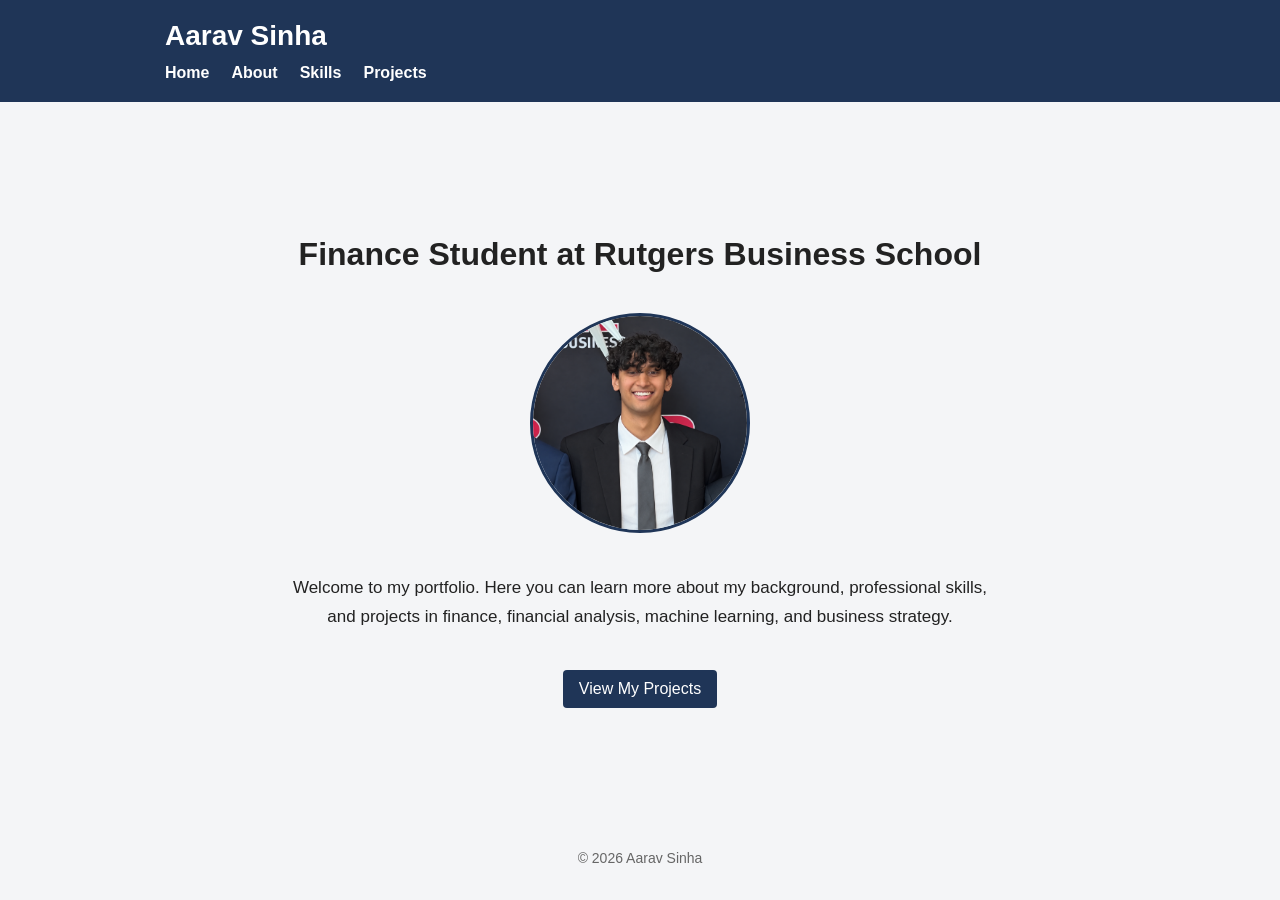
<file: index.html>
<!DOCTYPE html>
<html lang="en">

<head>
    <meta charset="UTF-8">
    <meta name="viewport" content="width=device-width, initial-scale=1.0">
    <title>Aarav Sinha | Portfolio</title>
    <link rel="stylesheet" href="style.css">
</head>

<body>

    <header>
        <div class="header-container">
            <h1>Aarav Sinha</h1>

            <nav>
                <a href="index.html">Home</a>
                <a href="about.html">About</a>
                <a href="skills.html">Skills</a>
                <a href="projects.html">Projects</a>
            </nav>
        </div>
    </header>

    <main class="home-page">
        <section class="home-intro">

            <h2>Finance Student at Rutgers Business School</h2>

            <img
                src="profile.png"
                alt="Aarav Sinha"
                class="profile-picture"
            >

            <p>
                Welcome to my portfolio. Here you can learn more about my background,
                professional skills, and projects in finance, financial analysis,
                machine learning, and business strategy.
            </p>

            <a class="button" href="projects.html">View My Projects</a>

        </section>
    </main>

    <footer>
        <p>© 2026 Aarav Sinha</p>
    </footer>

</body>

</html>
</file>
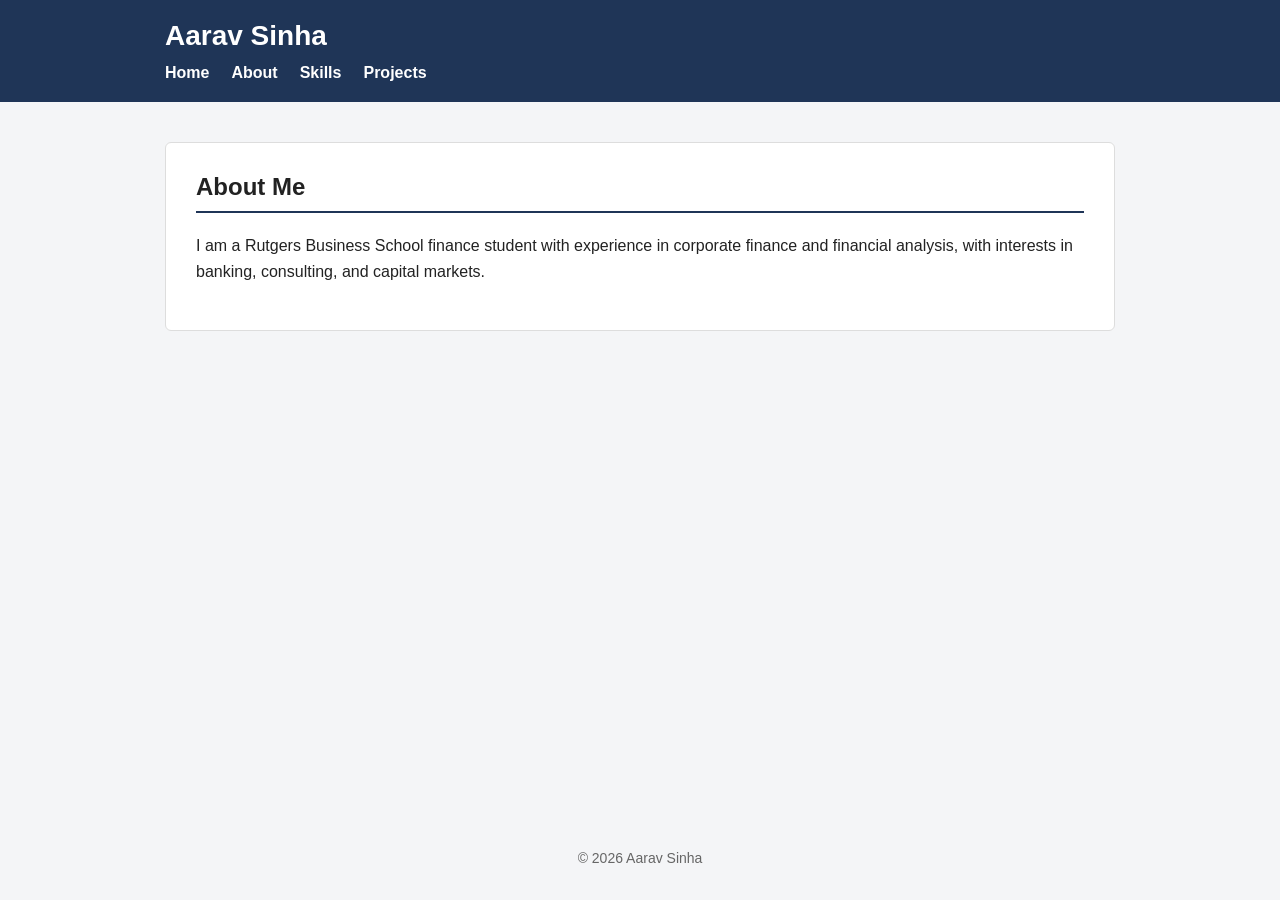
<file: about.html>
<!DOCTYPE html>
<html lang="en">

<head>
    <meta charset="UTF-8">
    <meta name="viewport" content="width=device-width, initial-scale=1.0">
    <title>About | Aarav Sinha</title>
    <link rel="stylesheet" href="style.css">
</head>

<body>

    <header>
        <div class="header-container">
            <h1>Aarav Sinha</h1>

            <nav>
                <a href="index.html">Home</a>
                <a href="about.html">About</a>
                <a href="skills.html">Skills</a>
                <a href="projects.html">Projects</a>
            </nav>
        </div>
    </header>

    <main>
        <section class="content-section">
            <h2>About Me</h2>

            <p>
                I am a Rutgers Business School finance student with experience in
                corporate finance and financial analysis, with interests in banking,
                consulting, and capital markets.
            </p>
        </section>
    </main>

    <footer>
        <p>© 2026 Aarav Sinha</p>
    </footer>

</body>

</html>
</file>
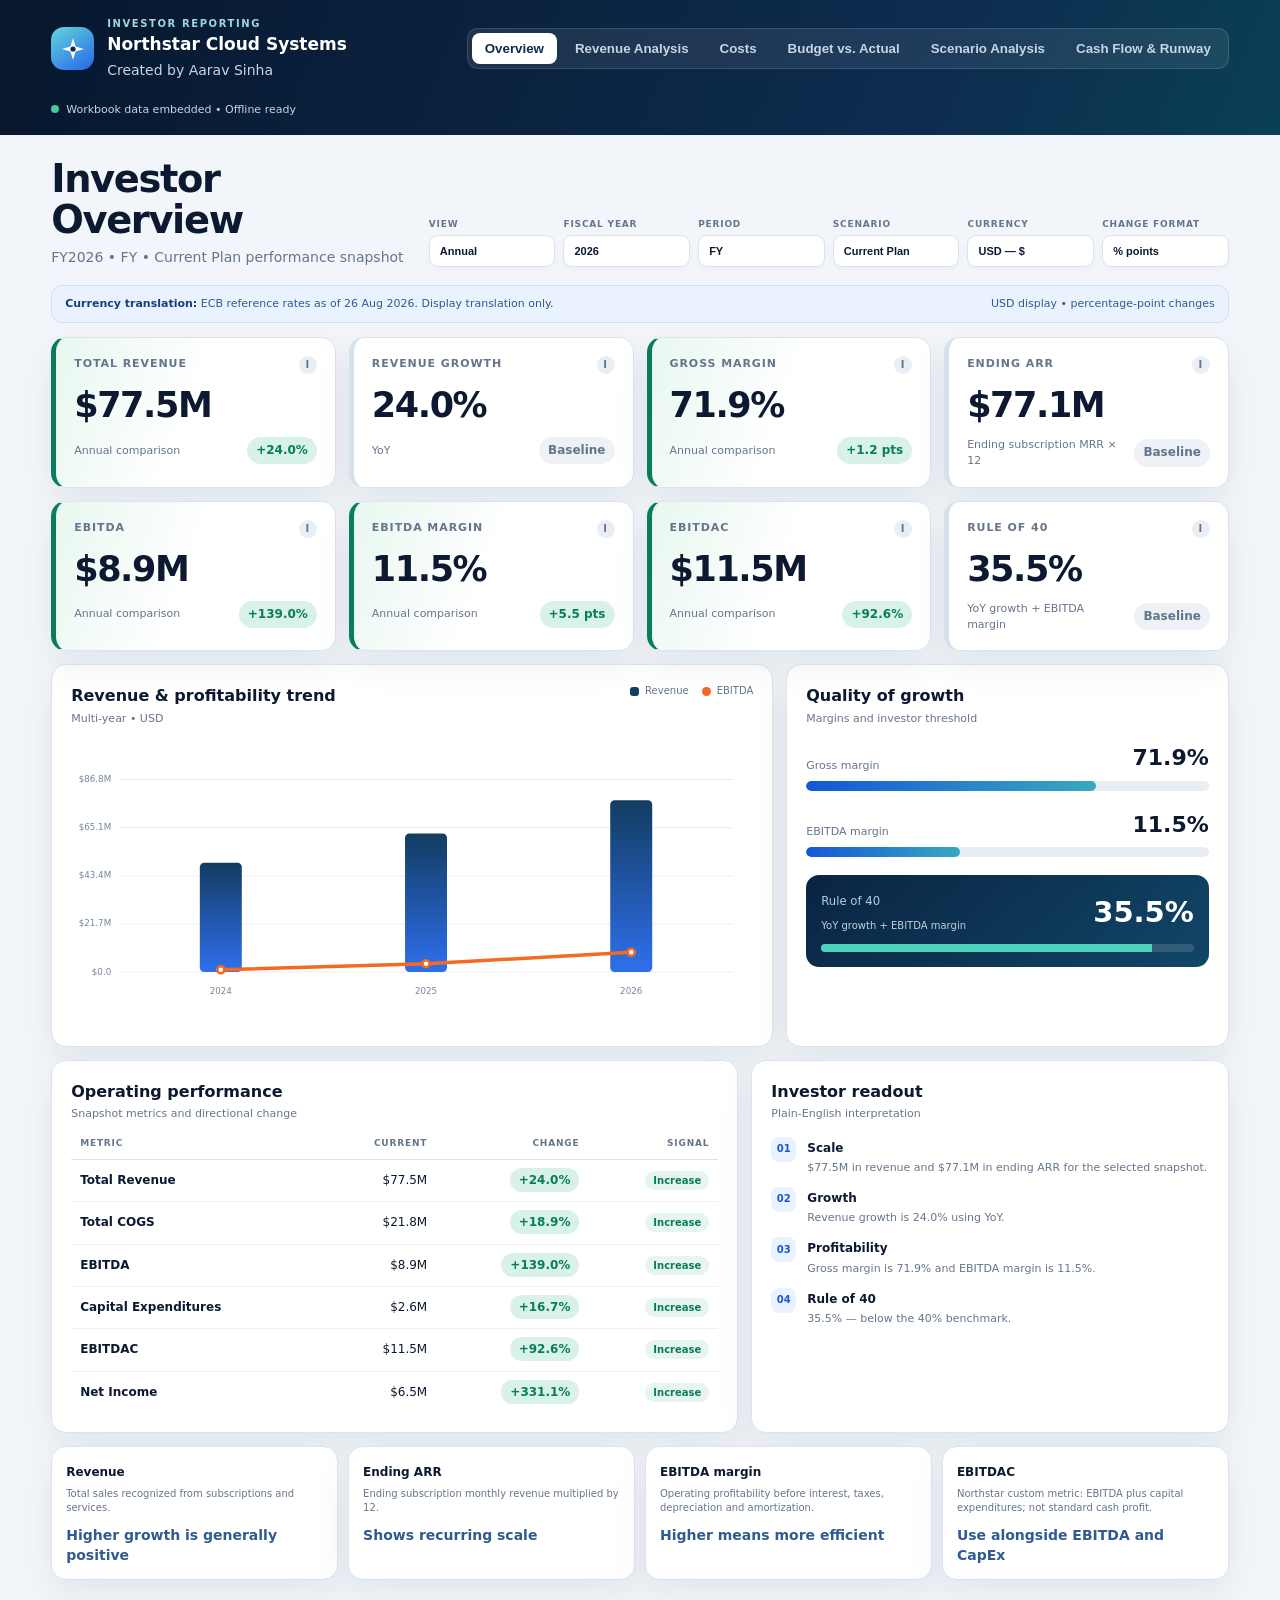
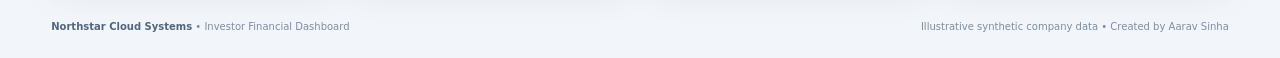
<file: Northstar_Investor_Financial_Dashboard.html>
<!doctype html><html lang="en"><head><meta charset="utf-8"><meta name="viewport" content="width=device-width,initial-scale=1"><meta name="description" content="Northstar Cloud Systems investor dashboard"><title>Northstar Cloud Systems — Investor Financial Dashboard</title><style>
:root{--navy:#081a32;--navy2:#123c61;--ink:#0c1930;--muted:#65758b;--line:#dbe4ee;--paper:#f2f6fa;--white:#fff;--blue:#1457d9;--orange:#f26b21;--green:#087d5b;--red:#bd3448;--greenbg:#e8f7f0;--redbg:#fff0f2;--bluebg:#eaf2ff;--shadow:0 14px 36px rgba(15,31,58,.07)}
*{box-sizing:border-box}body{margin:0;background:var(--paper);color:var(--ink);font:14px/1.45 Inter,ui-sans-serif,system-ui,-apple-system,"Segoe UI",sans-serif;font-variant-numeric:tabular-nums}.top{background:linear-gradient(112deg,#07172d,#0d2c4f 72%,#0a4055);color:white;padding:17px clamp(18px,4vw,56px)}.topin{max-width:1500px;margin:auto;display:flex;align-items:center;justify-content:space-between;gap:22px}.identity{display:flex;align-items:center;gap:13px}.mark{width:43px;height:43px;border-radius:13px;background:linear-gradient(145deg,#65d5dc,#2466e8);display:grid;place-items:center}.mark svg{width:26px}.eyebrow{font-size:10px;text-transform:uppercase;letter-spacing:.16em;color:#9fd6dc;font-weight:800}.company{font-size:17px;font-weight:800}.nav{display:flex;gap:5px;padding:4px;background:rgba(255,255,255,.08);border:1px solid rgba(255,255,255,.12);border-radius:11px}.nav button{border:0;background:transparent;color:#c8d5e4;border-radius:8px;padding:8px 13px;font-weight:750;cursor:pointer}.nav button.active{background:white;color:#0d2c4f}.status{font-size:11px;color:#c7d4e4}.status i{display:inline-block;width:8px;height:8px;border-radius:50%;background:#42ca99;margin-right:7px}
.workspace{max-width:1500px;margin:auto;padding:24px clamp(18px,4vw,54px) 40px}.toolbar{display:flex;align-items:end;justify-content:space-between;gap:20px;margin-bottom:18px}.title h1{font-size:clamp(29px,3vw,42px);line-height:1.05;letter-spacing:-.035em;margin:0}.title p{margin:7px 0 0;color:var(--muted)}.controls{display:grid;grid-template-columns:repeat(6,minmax(105px,1fr));gap:8px;min-width:min(100%,800px)}label{display:flex;flex-direction:column;gap:4px;font-size:9px;letter-spacing:.09em;text-transform:uppercase;color:var(--muted);font-weight:800}select{appearance:none;background:#fff;border:1px solid var(--line);border-radius:9px;padding:9px 27px 9px 10px;color:var(--ink);font-weight:700;font-size:11px;box-shadow:0 2px 5px #10204008}.notice{background:var(--bluebg);border:1px solid #cddffc;border-radius:11px;padding:10px 13px;color:#315a8f;font-size:11px;display:flex;justify-content:space-between;gap:15px;margin-bottom:14px}.notice strong{color:#153f78}.page{display:none}.page.active{display:block}
.kpis{display:grid;grid-template-columns:repeat(4,1fr);gap:13px;margin-bottom:13px}.card{background:#fff;border:1px solid var(--line);border-radius:15px;box-shadow:var(--shadow)}.kpi{padding:18px;min-height:145px;position:relative;overflow:hidden;border-left:5px solid #d6e1ee}.kpi.up{border-left-color:var(--green);background:linear-gradient(110deg,var(--greenbg),#fff 48%)}.kpi.down{border-left-color:var(--red);background:linear-gradient(110deg,var(--redbg),#fff 48%)}.kpi-label{font-size:11px;text-transform:uppercase;letter-spacing:.085em;color:var(--muted);font-weight:850;display:flex;justify-content:space-between}.info{display:grid;place-items:center;width:18px;height:18px;border-radius:50%;background:#e9eef5;color:#62758e;font-size:10px}.kpi-value{font-size:35px;line-height:1.05;font-weight:850;letter-spacing:-.04em;margin-top:13px}.kpi-foot{display:flex;align-items:center;justify-content:space-between;gap:8px;margin-top:13px;color:var(--muted);font-size:11px}.delta{border-radius:999px;padding:5px 9px;font-size:12px;font-weight:850}.delta.pos{color:var(--green);background:#d9f2e7}.delta.neg{color:var(--red);background:#ffe1e6}.delta.neutral{background:#eef2f6;color:#64748b}.gridmain{display:grid;grid-template-columns:1.55fr .95fr;gap:13px;margin-bottom:13px}.panel{padding:19px}.panelhead{display:flex;justify-content:space-between;align-items:flex-start;gap:12px;margin-bottom:15px}.panel h2{margin:0;font-size:16px}.sub{font-size:11px;color:var(--muted);margin-top:3px}.legend{display:flex;gap:13px;color:var(--muted);font-size:10px}.legend span{display:flex;gap:6px;align-items:center}.legend i{width:9px;height:9px;border-radius:3px}.chart{height:285px}.chart svg{width:100%;height:100%;display:block;overflow:visible}.gridline{stroke:#e6ecf3}.chart text{fill:#75859a;font-size:10px}.bar{fill:url(#bars)}.line{fill:none;stroke:var(--orange);stroke-width:4;stroke-linecap:round;stroke-linejoin:round}.point{fill:#fff;stroke:var(--orange);stroke-width:3}.stack-sub{fill:#123c61}.stack-svc{fill:#37a9bd}.growthline{fill:none;stroke:#f26b21;stroke-width:3}.quality{display:grid;gap:18px}.meter-title{display:flex;justify-content:space-between;align-items:end}.meter-title span{color:var(--muted);font-size:11px}.meter-title b{font-size:22px}.meter{height:10px;border-radius:99px;background:#e9eef4;overflow:hidden;margin-top:7px}.meter i{display:block;height:100%;border-radius:99px;background:linear-gradient(90deg,#1457d9,#37a9bd)}.rule{background:linear-gradient(140deg,#0a2442,#114667);color:#fff;border-radius:13px;padding:15px}.ruleline{display:flex;justify-content:space-between;align-items:end}.rule small{color:#afd0df}.rule b{font-size:29px}.rulebar{height:8px;background:#ffffff24;border-radius:99px;overflow:hidden;margin-top:11px}.rulebar i{display:block;height:100%;background:#4ed3bd}.rulenote{font-size:10px;color:#bdd1df;margin-top:8px}.bottom{display:grid;grid-template-columns:1.18fr .82fr;gap:13px}.tablewrap{overflow:auto}table{width:100%;border-collapse:collapse;font-size:12px}th{text-align:left;font-size:9px;text-transform:uppercase;letter-spacing:.09em;color:var(--muted);border-bottom:1px solid var(--line);padding:0 9px 9px}th:not(:first-child),td:not(:first-child){text-align:right}td{padding:12px 9px;border-bottom:1px solid #edf1f5}tr:last-child td{border:0}td:first-child{font-weight:700}.chip{border-radius:99px;padding:4px 8px;font-size:10px;font-weight:800;background:#e6f5ee;color:var(--green)}.chip.bad{background:#ffe6ea;color:var(--red)}.insights{display:grid;gap:11px}.insight{display:grid;grid-template-columns:27px 1fr;gap:9px}.num{width:25px;height:25px;border-radius:8px;background:#eaf2ff;color:#1457d9;display:grid;place-items:center;font-size:10px;font-weight:900}.insight b{font-size:12px}.insight p{margin:3px 0 0;color:var(--muted);font-size:11px}.dictionary{display:grid;grid-template-columns:repeat(4,1fr);gap:10px;margin-top:13px}.term{padding:14px}.term b{font-size:12px}.term p{font-size:10px;color:var(--muted);margin:5px 0 0}.term .direction{margin-top:9px;color:#315a8f;font-weight:800}
.revenue-kpis{display:grid;grid-template-columns:repeat(5,1fr);gap:12px;margin-bottom:13px}.revenue-kpis .kpi{min-height:130px}.revenuegrid{display:grid;grid-template-columns:1.35fr .85fr;gap:13px;margin-bottom:13px}.mixbar{height:18px;background:#e8edf3;border-radius:99px;overflow:hidden;display:flex;margin:14px 0 8px}.mixbar .subseg{background:#123c61}.mixbar .svcseg{background:#37a9bd}.mixlegend{display:flex;justify-content:space-between;color:var(--muted);font-size:11px}.revenue-note{padding:15px;background:#f7f9fc;border-radius:12px;border:1px solid var(--line);margin-top:15px}.revenue-note b{font-size:12px}.revenue-note p{font-size:11px;color:var(--muted);margin:5px 0 0}.footer{max-width:1500px;margin:auto;padding:0 clamp(18px,4vw,54px) 23px;color:#7d8da2;font-size:10px;display:flex;justify-content:space-between}.footer strong{color:#52667e}
@media(max-width:1150px){.toolbar{align-items:stretch;flex-direction:column}.controls{min-width:0}.revenue-kpis{grid-template-columns:repeat(3,1fr)}}@media(max-width:900px){.kpis{grid-template-columns:repeat(2,1fr)}.gridmain,.bottom,.revenuegrid{grid-template-columns:1fr}.dictionary{grid-template-columns:repeat(2,1fr)}.status{display:none}}@media(max-width:650px){.topin{align-items:flex-start;flex-wrap:wrap}.nav{order:3;width:100%}.nav button{flex:1}.controls{grid-template-columns:repeat(2,1fr)}.kpis,.revenue-kpis{grid-template-columns:1fr}.notice{flex-direction:column}.dictionary{grid-template-columns:1fr}.kpi-value{font-size:32px}.footer{flex-direction:column;gap:4px}}

#page-costs{font-size:16px}#page-costs .sub,#page-costs p,#page-costs td,#page-costs .kpi-label,#page-costs .kpi-foot{font-size:14px}#page-costs th{font-size:12px}#page-costs .kpi-value{font-size:30px} .costgrid{display:grid;grid-template-columns:1fr 1fr;gap:14px;margin-bottom:14px}.costintro{padding:18px;margin-bottom:14px}.costintro p{margin:6px 0}.costbar{display:flex;height:40px;border-radius:8px;overflow:hidden;margin:12px 0}.costbar span{display:grid;place-items:center;color:white;font-weight:700}.costkey{display:flex;flex-wrap:wrap;gap:12px;margin:12px 0}.costkey i{display:inline-block;width:12px;height:12px;margin-right:5px}.costrow{margin:18px 0}.costrow header{display:flex;justify-content:space-between;gap:12px}.costtrack{height:14px;background:#edf1f5;margin-top:6px;border-radius:4px;overflow:hidden}.costtrack i{display:block;height:100%;background:#1457d9}.costcallout{padding:14px;background:#eaf2ff;border-radius:9px;margin-top:16px}.costtable tr.selected{background:#eaf2ff}.costtrend{overflow-x:auto}.costtrend svg{min-width:640px;width:100%;height:auto}.costempty{padding:24px;background:#fff;border:1px solid var(--line);border-radius:12px}.costbridge{display:grid;grid-template-columns:repeat(4,1fr);gap:10px}.costbridge div{background:#f2f6fa;border-radius:8px;padding:14px}.costbridge strong{display:block;font-size:23px;margin-top:8px}@media(max-width:900px){.costgrid{grid-template-columns:1fr}.costbridge{grid-template-columns:repeat(2,1fr)}}

.nav{flex-wrap:wrap}.topin{flex-wrap:wrap}.analysispage{font-size:16px}.analysispage p,.analysispage td,.analysispage .sub,.analysispage .kpi-foot,.analysispage label{font-size:14px}.analysispage th{font-size:12px}.analysispage input,.analysispage select{font-size:16px;padding:10px;border:1px solid var(--line);border-radius:7px;max-width:100%;width:100%;background:white}.localcontrols{display:grid;grid-template-columns:repeat(3,1fr);gap:14px;margin:18px 0}.localcontrols label{text-transform:none;letter-spacing:0}.analysispage .kpi-value{font-size:28px}.comparebar{height:22px;border-radius:4px;margin:5px 0;min-width:2px}.chartscroll{overflow:auto}.chartscroll svg{min-width:600px;width:100%;height:auto}.analysispage .note{background:#eaf2ff;border-radius:9px;padding:14px;margin-bottom:14px}.scenarioCards{display:grid;grid-template-columns:repeat(3,1fr);gap:14px;margin:14px 0}.scenarioCards article{padding:18px;border-top:5px solid var(--blue)}.scenarioCards h2{margin:0}.scenarioCards .big{font-size:30px;font-weight:800}.comparisonrow{display:grid;grid-template-columns:110px 1fr 110px;align-items:center;gap:8px;margin:12px 0}.guidegrid{display:grid;grid-template-columns:repeat(3,1fr);gap:12px}.guidegrid article{padding:16px}.guidegrid h3{margin:0} .missing{border-left:5px solid #b25c14}.analysispage table{min-width:540px}.analysispage .kpi-label{font-size:13px}@media(max-width:900px){.scenarioCards,.guidegrid{grid-template-columns:1fr}.localcontrols{grid-template-columns:1fr}.comparisonrow{grid-template-columns:90px 1fr 95px}.nav button{flex:1 1 130px}}
</style></head><body>
<header class="top"><div class="topin"><div class="identity"><div class="mark"><svg viewBox="0 0 32 32" fill="none"><path d="M16 2.5l3.2 10.3L29.5 16l-10.3 3.2L16 29.5l-3.2-10.3L2.5 16l10.3-3.2L16 2.5Z" fill="white"/><circle cx="16" cy="16" r="3.2" fill="#0d2a4d"/></svg></div><div><div class="eyebrow">Investor reporting</div><div class="company">Northstar Cloud Systems</div><div style="font-size:14px;color:#c8d5e4;margin-top:4px">Created by Aarav Sinha</div></div></div><nav class="nav"><button class="active" data-page="overview">Overview</button><button data-page="revenue">Revenue Analysis</button><button data-page="costs">Costs</button><button data-page="budget">Budget vs. Actual</button><button data-page="scenarios">Scenario Analysis</button><button data-page="cash">Cash Flow & Runway</button></nav><div class="status"><i></i>Workbook data embedded • Offline ready</div></div></header>
<main class="workspace"><div class="toolbar"><div class="title"><h1 id="pageTitle">Investor Overview</h1><p id="subtitle"></p></div><div class="controls"><label>View<select id="view"><option>Annual</option><option>YTD</option><option>Quarterly</option><option>Monthly</option></select></label><label>Fiscal year<select id="fy"></select></label><label>Period<select id="period"></select></label><label>Scenario<select id="scenario"></select></label><label>Currency<select id="currency"><option value="USD">USD — $</option><option value="EUR">EUR — €</option><option value="INR">INR — ₹</option><option value="CHF">CHF</option></select></label><label>Change format<select id="change"><option value="points">% points</option><option value="bps">Basis points</option></select></label></div></div>
<div class="notice"><span><strong>Currency translation:</strong> ECB reference rates as of 26 Aug 2026. Display translation only.</span><span id="basisNote"></span></div>
<section class="page active" id="page-overview"><div class="kpis" id="kpis"></div><div class="gridmain"><article class="card panel"><div class="panelhead"><div><h2>Revenue & profitability trend</h2><div class="sub" id="chartSub"></div></div><div class="legend"><span><i style="background:#123c61"></i>Revenue</span><span><i style="background:#f26b21;border-radius:50%"></i>EBITDA</span></div></div><div class="chart" id="overviewChart"></div></article><article class="card panel"><div class="panelhead"><div><h2>Quality of growth</h2><div class="sub">Margins and investor threshold</div></div></div><div class="quality"><div><div class="meter-title"><span>Gross margin</span><b id="gm"></b></div><div class="meter"><i id="gmBar"></i></div></div><div><div class="meter-title"><span>EBITDA margin</span><b id="em"></b></div><div class="meter"><i id="emBar"></i></div></div><div class="rule"><div class="ruleline"><div><small>Rule of 40</small><div class="rulenote" id="ruleBasis"></div></div><b id="rule"></b></div><div class="rulebar"><i id="ruleBar"></i></div></div></div></article></div><div class="bottom"><article class="card panel"><div class="panelhead"><div><h2>Operating performance</h2><div class="sub">Snapshot metrics and directional change</div></div></div><div class="tablewrap"><table><thead><tr><th>Metric</th><th>Current</th><th>Change</th><th>Signal</th></tr></thead><tbody id="ops"></tbody></table></div></article><article class="card panel"><div class="panelhead"><div><h2>Investor readout</h2><div class="sub">Plain-English interpretation</div></div></div><div class="insights" id="insights"></div></article></div><div class="dictionary"><article class="card term"><b>Revenue</b><p>Total sales recognized from subscriptions and services.</p><div class="direction">Higher growth is generally positive</div></article><article class="card term"><b>Ending ARR</b><p>Ending subscription monthly revenue multiplied by 12.</p><div class="direction">Shows recurring scale</div></article><article class="card term"><b>EBITDA margin</b><p>Operating profitability before interest, taxes, depreciation and amortization.</p><div class="direction">Higher means more efficient</div></article><article class="card term"><b>EBITDAC</b><p>Northstar custom metric: EBITDA plus capital expenditures; not standard cash profit.</p><div class="direction">Use alongside EBITDA and CapEx</div></article></div></section>
<section class="page" id="page-revenue"><div class="revenue-kpis" id="revenueKpis"></div><div class="revenuegrid"><article class="card panel"><div class="panelhead"><div><h2>Revenue composition</h2><div class="sub" id="revChartSub"></div></div><div class="legend"><span><i style="background:#123c61"></i>Subscription</span><span><i style="background:#37a9bd"></i>Services</span></div></div><div class="chart" id="revenueChart"></div></article><article class="card panel"><div class="panelhead"><div><h2>Revenue mix</h2><div class="sub">Recurring vs. services contribution</div></div></div><div class="mixbar"><i class="subseg" id="subSeg"></i><i class="svcseg" id="svcSeg"></i></div><div class="mixlegend"><span id="subMix"></span><span id="svcMix"></span></div><div class="revenue-note"><b>Why this matters</b><p id="mixNote"></p></div><div class="revenue-note"><b>Growth signal</b><p id="growthNote"></p></div></article></div><article class="card panel"><div class="panelhead"><div><h2>Revenue period detail</h2><div class="sub">Component performance for the selected reporting view</div></div></div><div class="tablewrap"><table><thead><tr><th>Period</th><th>Subscription</th><th>Services</th><th>Total revenue</th><th>Subscription mix</th></tr></thead><tbody id="revenueTable"></tbody></table></div></article></section><section class="page" id="page-costs"><div id="costContent"></div></section><section class="page analysispage" id="page-budget"><div id="budgetContent"></div></section><section class="page analysispage" id="page-scenarios"><div id="scenarioContent"></div></section><section class="page analysispage" id="page-cash"><div id="cashContent"></div></section></main>
<footer class="footer"><span><strong>Northstar Cloud Systems</strong> • Investor Financial Dashboard</span><span>Illustrative synthetic company data • Created by Aarav Sinha</span></footer>
<script>const DATA=[{"fy":2024,"p":"Jan","n":1,"t":"Monthly","s":"Actual","m":"Total Revenue","v":3529,"u":"$000s","src":"Income Statement","mom":null,"qoq":null,"yoy":null,"ytd":null,"momb":null,"qoqb":null,"yoyb":null,"ytdb":null},{"fy":2024,"p":"Jan","n":1,"t":"Monthly","s":"Actual","m":"Gross Margin","v":0.6936809294417682,"u":"%","src":"Income Statement","mom":null,"qoq":null,"yoy":null,"ytd":null,"momb":null,"qoqb":null,"yoyb":null,"ytdb":null},{"fy":2024,"p":"Jan","n":1,"t":"Monthly","s":"Actual","m":"EBITDA","v":66,"u":"$000s","src":"Income Statement","mom":null,"qoq":null,"yoy":null,"ytd":null,"momb":null,"qoqb":null,"yoyb":null,"ytdb":null},{"fy":2024,"p":"Jan","n":1,"t":"Monthly","s":"Actual","m":"EBITDA Margin","v":0.018702181921224144,"u":"%","src":"Income Statement","mom":null,"qoq":null,"yoy":null,"ytd":null,"momb":null,"qoqb":null,"yoyb":null,"ytdb":null},{"fy":2024,"p":"Jan","n":1,"t":"Monthly","s":"Actual","m":"Capital Expenditures","v":136,"u":"$000s","src":"Income Statement","mom":null,"qoq":null,"yoy":null,"ytd":null,"momb":null,"qoqb":null,"yoyb":null,"ytdb":null},{"fy":2024,"p":"Jan","n":1,"t":"Monthly","s":"Actual","m":"EBITDAC","v":202,"u":"$000s","src":"Income Statement","mom":null,"qoq":null,"yoy":null,"ytd":null,"momb":null,"qoqb":null,"yoyb":null,"ytdb":null},{"fy":2024,"p":"Jan","n":1,"t":"Monthly","s":"Actual","m":"Net Income","v":-84,"u":"$000s","src":"Income Statement","mom":null,"qoq":null,"yoy":null,"ytd":null,"momb":null,"qoqb":null,"yoyb":null,"ytdb":null},{"fy":2024,"p":"Feb","n":2,"t":"Monthly","s":"Actual","m":"Total Revenue","v":3650,"u":"$000s","src":"Income Statement","mom":0.03428733352224422,"qoq":null,"yoy":null,"ytd":null,"momb":null,"qoqb":null,"yoyb":null,"ytdb":null},{"fy":2024,"p":"Feb","n":2,"t":"Monthly","s":"Actual","m":"Gross Margin","v":0.6936986301369863,"u":"%","src":"Income Statement","mom":1.770069521811468e-05,"qoq":null,"yoy":null,"ytd":null,"momb":0.17700695218114681,"qoqb":null,"yoyb":null,"ytdb":null},{"fy":2024,"p":"Feb","n":2,"t":"Monthly","s":"Actual","m":"EBITDA","v":51,"u":"$000s","src":"Income Statement","mom":-0.2272727272727273,"qoq":null,"yoy":null,"ytd":null,"momb":null,"qoqb":null,"yoyb":null,"ytdb":null},{"fy":2024,"p":"Feb","n":2,"t":"Monthly","s":"Actual","m":"EBITDA Margin","v":0.013972602739726028,"u":"%","src":"Income Statement","mom":-0.004729579181498116,"qoq":null,"yoy":null,"ytd":null,"momb":-47.295791814981165,"qoqb":null,"yoyb":null,"ytdb":null},{"fy":2024,"p":"Feb","n":2,"t":"Monthly","s":"Actual","m":"Capital Expenditures","v":139,"u":"$000s","src":"Income Statement","mom":0.022058823529411686,"qoq":null,"yoy":null,"ytd":null,"momb":null,"qoqb":null,"yoyb":null,"ytdb":null},{"fy":2024,"p":"Feb","n":2,"t":"Monthly","s":"Actual","m":"EBITDAC","v":190,"u":"$000s","src":"Income Statement","mom":-0.05940594059405946,"qoq":null,"yoy":null,"ytd":null,"momb":null,"qoqb":null,"yoyb":null,"ytdb":null},{"fy":2024,"p":"Feb","n":2,"t":"Monthly","s":"Actual","m":"Net Income","v":-98,"u":"$000s","src":"Income Statement","mom":0.16666666666666674,"qoq":null,"yoy":null,"ytd":null,"momb":null,"qoqb":null,"yoyb":null,"ytdb":null},{"fy":2024,"p":"Mar","n":3,"t":"Monthly","s":"Actual","m":"Total Revenue","v":3804,"u":"$000s","src":"Income Statement","mom":0.04219178082191788,"qoq":null,"yoy":null,"ytd":null,"momb":null,"qoqb":null,"yoyb":null,"ytdb":null},{"fy":2024,"p":"Mar","n":3,"t":"Monthly","s":"Actual","m":"Gross Margin","v":0.6929547844374343,"u":"%","src":"Income Statement","mom":-0.0007438456995519926,"qoq":null,"yoy":null,"ytd":null,"momb":-7.4384569955199265,"qoqb":null,"yoyb":null,"ytdb":null},{"fy":2024,"p":"Mar","n":3,"t":"Monthly","s":"Actual","m":"EBITDA","v":20,"u":"$000s","src":"Income Statement","mom":-0.607843137254902,"qoq":null,"yoy":null,"ytd":null,"momb":null,"qoqb":null,"yoyb":null,"ytdb":null},{"fy":2024,"p":"Mar","n":3,"t":"Monthly","s":"Actual","m":"EBITDA Margin","v":0.005257623554153523,"u":"%","src":"Income Statement","mom":-0.008714979185572505,"qoq":null,"yoy":null,"ytd":null,"momb":-87.14979185572504,"qoqb":null,"yoyb":null,"ytdb":null},{"fy":2024,"p":"Mar","n":3,"t":"Monthly","s":"Actual","m":"Capital Expenditures","v":145,"u":"$000s","src":"Income Statement","mom":0.043165467625899234,"qoq":null,"yoy":null,"ytd":null,"momb":null,"qoqb":null,"yoyb":null,"ytdb":null},{"fy":2024,"p":"Mar","n":3,"t":"Monthly","s":"Actual","m":"EBITDAC","v":165,"u":"$000s","src":"Income Statement","mom":-0.13157894736842102,"qoq":null,"yoy":null,"ytd":null,"momb":null,"qoqb":null,"yoyb":null,"ytdb":null},{"fy":2024,"p":"Mar","n":3,"t":"Monthly","s":"Actual","m":"Net Income","v":-134,"u":"$000s","src":"Income Statement","mom":0.36734693877551017,"qoq":null,"yoy":null,"ytd":null,"momb":null,"qoqb":null,"yoyb":null,"ytdb":null},{"fy":2024,"p":"Apr","n":4,"t":"Monthly","s":"Actual","m":"Total Revenue","v":3825,"u":"$000s","src":"Income Statement","mom":0.005520504731861164,"qoq":null,"yoy":null,"ytd":null,"momb":null,"qoqb":null,"yoyb":null,"ytdb":null},{"fy":2024,"p":"Apr","n":4,"t":"Monthly","s":"Actual","m":"Gross Margin","v":0.694640522875817,"u":"%","src":"Income Statement","mom":0.0016857384383827112,"qoq":null,"yoy":null,"ytd":null,"momb":16.85738438382711,"qoqb":null,"yoyb":null,"ytdb":null},{"fy":2024,"p":"Apr","n":4,"t":"Monthly","s":"Actual","m":"EBITDA","v":62,"u":"$000s","src":"Income Statement","mom":2.1,"qoq":null,"yoy":null,"ytd":null,"momb":null,"qoqb":null,"yoyb":null,"ytdb":null},{"fy":2024,"p":"Apr","n":4,"t":"Monthly","s":"Actual","m":"EBITDA Margin","v":0.016209150326797386,"u":"%","src":"Income Statement","mom":0.010951526772643863,"qoq":null,"yoy":null,"ytd":null,"momb":109.51526772643864,"qoqb":null,"yoyb":null,"ytdb":null},{"fy":2024,"p":"Apr","n":4,"t":"Monthly","s":"Actual","m":"Capital Expenditures","v":145,"u":"$000s","src":"Income Statement","mom":0,"qoq":null,"yoy":null,"ytd":null,"momb":null,"qoqb":null,"yoyb":null,"ytdb":null},{"fy":2024,"p":"Apr","n":4,"t":"Monthly","s":"Actual","m":"EBITDAC","v":207,"u":"$000s","src":"Income Statement","mom":0.25454545454545463,"qoq":null,"yoy":null,"ytd":null,"momb":null,"qoqb":null,"yoyb":null,"ytdb":null},{"fy":2024,"p":"Apr","n":4,"t":"Monthly","s":"Actual","m":"Net Income","v":-96,"u":"$000s","src":"Income Statement","mom":-0.28358208955223885,"qoq":null,"yoy":null,"ytd":null,"momb":null,"qoqb":null,"yoyb":null,"ytdb":null},{"fy":2024,"p":"May","n":5,"t":"Monthly","s":"Actual","m":"Total Revenue","v":3981,"u":"$000s","src":"Income Statement","mom":0.040784313725490184,"qoq":null,"yoy":null,"ytd":null,"momb":null,"qoqb":null,"yoyb":null,"ytdb":null},{"fy":2024,"p":"May","n":5,"t":"Monthly","s":"Actual","m":"Gross Margin","v":0.6945491082642552,"u":"%","src":"Income Statement","mom":-9.141461156181308e-05,"qoq":null,"yoy":null,"ytd":null,"momb":-0.9141461156181308,"qoqb":null,"yoyb":null,"ytdb":null},{"fy":2024,"p":"May","n":5,"t":"Monthly","s":"Actual","m":"EBITDA","v":60,"u":"$000s","src":"Income Statement","mom":-0.032258064516129004,"qoq":null,"yoy":null,"ytd":null,"momb":null,"qoqb":null,"yoyb":null,"ytdb":null},{"fy":2024,"p":"May","n":5,"t":"Monthly","s":"Actual","m":"EBITDA Margin","v":0.015071590052750565,"u":"%","src":"Income Statement","mom":-0.001137560274046821,"qoq":null,"yoy":null,"ytd":null,"momb":-11.37560274046821,"qoqb":null,"yoyb":null,"ytdb":null},{"fy":2024,"p":"May","n":5,"t":"Monthly","s":"Actual","m":"Capital Expenditures","v":151,"u":"$000s","src":"Income Statement","mom":0.04137931034482767,"qoq":null,"yoy":null,"ytd":null,"momb":null,"qoqb":null,"yoyb":null,"ytdb":null},{"fy":2024,"p":"May","n":5,"t":"Monthly","s":"Actual","m":"EBITDAC","v":211,"u":"$000s","src":"Income Statement","mom":0.019323671497584627,"qoq":null,"yoy":null,"ytd":null,"momb":null,"qoqb":null,"yoyb":null,"ytdb":null},{"fy":2024,"p":"May","n":5,"t":"Monthly","s":"Actual","m":"Net Income","v":-107,"u":"$000s","src":"Income Statement","mom":0.11458333333333326,"qoq":null,"yoy":null,"ytd":null,"momb":null,"qoqb":null,"yoyb":null,"ytdb":null},{"fy":2024,"p":"Jun","n":6,"t":"Monthly","s":"Actual","m":"Total Revenue","v":4113,"u":"$000s","src":"Income Statement","mom":0.033157498116051176,"qoq":null,"yoy":null,"ytd":null,"momb":null,"qoqb":null,"yoyb":null,"ytdb":null},{"fy":2024,"p":"Jun","n":6,"t":"Monthly","s":"Actual","m":"Gross Margin","v":0.6941405300267445,"u":"%","src":"Income Statement","mom":-0.0004085782375107261,"qoq":null,"yoy":null,"ytd":null,"momb":-4.085782375107261,"qoqb":null,"yoyb":null,"ytdb":null},{"fy":2024,"p":"Jun","n":6,"t":"Monthly","s":"Actual","m":"EBITDA","v":42,"u":"$000s","src":"Income Statement","mom":-0.30000000000000004,"qoq":null,"yoy":null,"ytd":null,"momb":null,"qoqb":null,"yoyb":null,"ytdb":null},{"fy":2024,"p":"Jun","n":6,"t":"Monthly","s":"Actual","m":"EBITDA Margin","v":0.010211524434719184,"u":"%","src":"Income Statement","mom":-0.0048600656180313815,"qoq":null,"yoy":null,"ytd":null,"momb":-48.60065618031381,"qoqb":null,"yoyb":null,"ytdb":null},{"fy":2024,"p":"Jun","n":6,"t":"Monthly","s":"Actual","m":"Capital Expenditures","v":156,"u":"$000s","src":"Income Statement","mom":0.0331125827814569,"qoq":null,"yoy":null,"ytd":null,"momb":null,"qoqb":null,"yoyb":null,"ytdb":null},{"fy":2024,"p":"Jun","n":6,"t":"Monthly","s":"Actual","m":"EBITDAC","v":198,"u":"$000s","src":"Income Statement","mom":-0.06161137440758291,"qoq":null,"yoy":null,"ytd":null,"momb":null,"qoqb":null,"yoyb":null,"ytdb":null},{"fy":2024,"p":"Jun","n":6,"t":"Monthly","s":"Actual","m":"Net Income","v":-132,"u":"$000s","src":"Income Statement","mom":0.23364485981308403,"qoq":null,"yoy":null,"ytd":null,"momb":null,"qoqb":null,"yoyb":null,"ytdb":null},{"fy":2024,"p":"Jul","n":7,"t":"Monthly","s":"Actual","m":"Total Revenue","v":4006,"u":"$000s","src":"Income Statement","mom":-0.026015074155117945,"qoq":null,"yoy":null,"ytd":null,"momb":null,"qoqb":null,"yoyb":null,"ytdb":null},{"fy":2024,"p":"Jul","n":7,"t":"Monthly","s":"Actual","m":"Gross Margin","v":0.6982026959560659,"u":"%","src":"Income Statement","mom":0.004062165929321404,"qoq":null,"yoy":null,"ytd":null,"momb":40.62165929321404,"qoqb":null,"yoyb":null,"ytdb":null},{"fy":2024,"p":"Jul","n":7,"t":"Monthly","s":"Actual","m":"EBITDA","v":134,"u":"$000s","src":"Income Statement","mom":2.1904761904761907,"qoq":null,"yoy":null,"ytd":null,"momb":null,"qoqb":null,"yoyb":null,"ytdb":null},{"fy":2024,"p":"Jul","n":7,"t":"Monthly","s":"Actual","m":"EBITDA Margin","v":0.03344982526210684,"u":"%","src":"Income Statement","mom":0.023238300827387655,"qoq":null,"yoy":null,"ytd":null,"momb":232.38300827387656,"qoqb":null,"yoyb":null,"ytdb":null},{"fy":2024,"p":"Jul","n":7,"t":"Monthly","s":"Actual","m":"Capital Expenditures","v":151,"u":"$000s","src":"Income Statement","mom":-0.03205128205128205,"qoq":null,"yoy":null,"ytd":null,"momb":null,"qoqb":null,"yoyb":null,"ytdb":null},{"fy":2024,"p":"Jul","n":7,"t":"Monthly","s":"Actual","m":"EBITDAC","v":285,"u":"$000s","src":"Income Statement","mom":0.43939393939393945,"qoq":null,"yoy":null,"ytd":null,"momb":null,"qoqb":null,"yoyb":null,"ytdb":null},{"fy":2024,"p":"Jul","n":7,"t":"Monthly","s":"Actual","m":"Net Income","v":-36,"u":"$000s","src":"Income Statement","mom":-0.7272727272727273,"qoq":null,"yoy":null,"ytd":null,"momb":null,"qoqb":null,"yoyb":null,"ytdb":null},{"fy":2024,"p":"Aug","n":8,"t":"Monthly","s":"Actual","m":"Total Revenue","v":4146,"u":"$000s","src":"Income Statement","mom":0.03494757863205189,"qoq":null,"yoy":null,"ytd":null,"momb":null,"qoqb":null,"yoyb":null,"ytdb":null},{"fy":2024,"p":"Aug","n":8,"t":"Monthly","s":"Actual","m":"Gross Margin","v":0.6977809937288953,"u":"%","src":"Income Statement","mom":-0.0004217022271705284,"qoq":null,"yoy":null,"ytd":null,"momb":-4.217022271705284,"qoqb":null,"yoyb":null,"ytdb":null},{"fy":2024,"p":"Aug","n":8,"t":"Monthly","s":"Actual","m":"EBITDA","v":134,"u":"$000s","src":"Income Statement","mom":0,"qoq":null,"yoy":null,"ytd":null,"momb":null,"qoqb":null,"yoyb":null,"ytdb":null},{"fy":2024,"p":"Aug","n":8,"t":"Monthly","s":"Actual","m":"EBITDA Margin","v":0.032320308731307285,"u":"%","src":"Income Statement","mom":-0.0011295165307995542,"qoq":null,"yoy":null,"ytd":null,"momb":-11.295165307995541,"qoqb":null,"yoyb":null,"ytdb":null},{"fy":2024,"p":"Aug","n":8,"t":"Monthly","s":"Actual","m":"Capital Expenditures","v":156,"u":"$000s","src":"Income Statement","mom":0.0331125827814569,"qoq":null,"yoy":null,"ytd":null,"momb":null,"qoqb":null,"yoyb":null,"ytdb":null},{"fy":2024,"p":"Aug","n":8,"t":"Monthly","s":"Actual","m":"EBITDAC","v":290,"u":"$000s","src":"Income Statement","mom":0.01754385964912286,"qoq":null,"yoy":null,"ytd":null,"momb":null,"qoqb":null,"yoyb":null,"ytdb":null},{"fy":2024,"p":"Aug","n":8,"t":"Monthly","s":"Actual","m":"Net Income","v":-37,"u":"$000s","src":"Income Statement","mom":0.02777777777777768,"qoq":null,"yoy":null,"ytd":null,"momb":null,"qoqb":null,"yoyb":null,"ytdb":null},{"fy":2024,"p":"Sep","n":9,"t":"Monthly","s":"Actual","m":"Total Revenue","v":4314,"u":"$000s","src":"Income Statement","mom":0.04052098408104188,"qoq":null,"yoy":null,"ytd":null,"momb":null,"qoqb":null,"yoyb":null,"ytdb":null},{"fy":2024,"p":"Sep","n":9,"t":"Monthly","s":"Actual","m":"Gross Margin","v":0.6974965229485396,"u":"%","src":"Income Statement","mom":-0.0002844707803557611,"qoq":null,"yoy":null,"ytd":null,"momb":-2.844707803557611,"qoqb":null,"yoyb":null,"ytdb":null},{"fy":2024,"p":"Sep","n":9,"t":"Monthly","s":"Actual","m":"EBITDA","v":120,"u":"$000s","src":"Income Statement","mom":-0.10447761194029848,"qoq":null,"yoy":null,"ytd":null,"momb":null,"qoqb":null,"yoyb":null,"ytdb":null},{"fy":2024,"p":"Sep","n":9,"t":"Monthly","s":"Actual","m":"EBITDA Margin","v":0.027816411682892908,"u":"%","src":"Income Statement","mom":-0.0045038970484143764,"qoq":null,"yoy":null,"ytd":null,"momb":-45.03897048414377,"qoqb":null,"yoyb":null,"ytdb":null},{"fy":2024,"p":"Sep","n":9,"t":"Monthly","s":"Actual","m":"Capital Expenditures","v":162,"u":"$000s","src":"Income Statement","mom":0.03846153846153855,"qoq":null,"yoy":null,"ytd":null,"momb":null,"qoqb":null,"yoyb":null,"ytdb":null},{"fy":2024,"p":"Sep","n":9,"t":"Monthly","s":"Actual","m":"EBITDAC","v":282,"u":"$000s","src":"Income Statement","mom":-0.02758620689655178,"qoq":null,"yoy":null,"ytd":null,"momb":null,"qoqb":null,"yoyb":null,"ytdb":null},{"fy":2024,"p":"Sep","n":9,"t":"Monthly","s":"Actual","m":"Net Income","v":-50,"u":"$000s","src":"Income Statement","mom":0.3513513513513513,"qoq":null,"yoy":null,"ytd":null,"momb":null,"qoqb":null,"yoyb":null,"ytdb":null},{"fy":2024,"p":"Oct","n":10,"t":"Monthly","s":"Actual","m":"Total Revenue","v":4448,"u":"$000s","src":"Income Statement","mom":0.031061659712563694,"qoq":null,"yoy":null,"ytd":null,"momb":null,"qoqb":null,"yoyb":null,"ytdb":null},{"fy":2024,"p":"Oct","n":10,"t":"Monthly","s":"Actual","m":"Gross Margin","v":0.69806654676259,"u":"%","src":"Income Statement","mom":0.0005700238140503577,"qoq":null,"yoy":null,"ytd":null,"momb":5.700238140503577,"qoqb":null,"yoyb":null,"ytdb":null},{"fy":2024,"p":"Oct","n":10,"t":"Monthly","s":"Actual","m":"EBITDA","v":121,"u":"$000s","src":"Income Statement","mom":0.008333333333333304,"qoq":null,"yoy":null,"ytd":null,"momb":null,"qoqb":null,"yoyb":null,"ytdb":null},{"fy":2024,"p":"Oct","n":10,"t":"Monthly","s":"Actual","m":"EBITDA Margin","v":0.027203237410071943,"u":"%","src":"Income Statement","mom":-0.0006131742728209648,"qoq":null,"yoy":null,"ytd":null,"momb":-6.131742728209648,"qoqb":null,"yoyb":null,"ytdb":null},{"fy":2024,"p":"Oct","n":10,"t":"Monthly","s":"Actual","m":"Capital Expenditures","v":166,"u":"$000s","src":"Income Statement","mom":0.024691358024691468,"qoq":null,"yoy":null,"ytd":null,"momb":null,"qoqb":null,"yoyb":null,"ytdb":null},{"fy":2024,"p":"Oct","n":10,"t":"Monthly","s":"Actual","m":"EBITDAC","v":287,"u":"$000s","src":"Income Statement","mom":0.01773049645390068,"qoq":null,"yoy":null,"ytd":null,"momb":null,"qoqb":null,"yoyb":null,"ytdb":null},{"fy":2024,"p":"Oct","n":10,"t":"Monthly","s":"Actual","m":"Net Income","v":-46,"u":"$000s","src":"Income Statement","mom":-0.07999999999999996,"qoq":null,"yoy":null,"ytd":null,"momb":null,"qoqb":null,"yoyb":null,"ytdb":null},{"fy":2024,"p":"Nov","n":11,"t":"Monthly","s":"Actual","m":"Total Revenue","v":4600,"u":"$000s","src":"Income Statement","mom":0.03417266187050361,"qoq":null,"yoy":null,"ytd":null,"momb":null,"qoqb":null,"yoyb":null,"ytdb":null},{"fy":2024,"p":"Nov","n":11,"t":"Monthly","s":"Actual","m":"Gross Margin","v":0.6980434782608695,"u":"%","src":"Income Statement","mom":-2.3068501720402423e-05,"qoq":null,"yoy":null,"ytd":null,"momb":-0.23068501720402423,"qoqb":null,"yoyb":null,"ytdb":null},{"fy":2024,"p":"Nov","n":11,"t":"Monthly","s":"Actual","m":"EBITDA","v":105,"u":"$000s","src":"Income Statement","mom":-0.1322314049586777,"qoq":null,"yoy":null,"ytd":null,"momb":null,"qoqb":null,"yoyb":null,"ytdb":null},{"fy":2024,"p":"Nov","n":11,"t":"Monthly","s":"Actual","m":"EBITDA Margin","v":0.02282608695652174,"u":"%","src":"Income Statement","mom":-0.004377150453550204,"qoq":null,"yoy":null,"ytd":null,"momb":-43.77150453550204,"qoqb":null,"yoyb":null,"ytdb":null},{"fy":2024,"p":"Nov","n":11,"t":"Monthly","s":"Actual","m":"Capital Expenditures","v":172,"u":"$000s","src":"Income Statement","mom":0.03614457831325302,"qoq":null,"yoy":null,"ytd":null,"momb":null,"qoqb":null,"yoyb":null,"ytdb":null},{"fy":2024,"p":"Nov","n":11,"t":"Monthly","s":"Actual","m":"EBITDAC","v":277,"u":"$000s","src":"Income Statement","mom":-0.03484320557491294,"qoq":null,"yoy":null,"ytd":null,"momb":null,"qoqb":null,"yoyb":null,"ytdb":null},{"fy":2024,"p":"Nov","n":11,"t":"Monthly","s":"Actual","m":"Net Income","v":-63,"u":"$000s","src":"Income Statement","mom":0.36956521739130443,"qoq":null,"yoy":null,"ytd":null,"momb":null,"qoqb":null,"yoyb":null,"ytdb":null},{"fy":2024,"p":"Dec","n":12,"t":"Monthly","s":"Actual","m":"Total Revenue","v":4871,"u":"$000s","src":"Income Statement","mom":0.05891304347826076,"qoq":null,"yoy":null,"ytd":null,"momb":null,"qoqb":null,"yoyb":null,"ytdb":null},{"fy":2024,"p":"Dec","n":12,"t":"Monthly","s":"Actual","m":"Gross Margin","v":0.6980086224594539,"u":"%","src":"Income Statement","mom":-3.485580141560085e-05,"qoq":null,"yoy":null,"ytd":null,"momb":-0.3485580141560085,"qoqb":null,"yoyb":null,"ytdb":null},{"fy":2024,"p":"Dec","n":12,"t":"Monthly","s":"Actual","m":"EBITDA","v":74,"u":"$000s","src":"Income Statement","mom":-0.2952380952380952,"qoq":null,"yoy":null,"ytd":null,"momb":null,"qoqb":null,"yoyb":null,"ytdb":null},{"fy":2024,"p":"Dec","n":12,"t":"Monthly","s":"Actual","m":"EBITDA Margin","v":0.01519195237117635,"u":"%","src":"Income Statement","mom":-0.007634134585345389,"qoq":null,"yoy":null,"ytd":null,"momb":-76.34134585345389,"qoqb":null,"yoyb":null,"ytdb":null},{"fy":2024,"p":"Dec","n":12,"t":"Monthly","s":"Actual","m":"Capital Expenditures","v":181,"u":"$000s","src":"Income Statement","mom":0.05232558139534893,"qoq":null,"yoy":null,"ytd":null,"momb":null,"qoqb":null,"yoyb":null,"ytdb":null},{"fy":2024,"p":"Dec","n":12,"t":"Monthly","s":"Actual","m":"EBITDAC","v":255,"u":"$000s","src":"Income Statement","mom":-0.07942238267148016,"qoq":null,"yoy":null,"ytd":null,"momb":null,"qoqb":null,"yoyb":null,"ytdb":null},{"fy":2024,"p":"Dec","n":12,"t":"Monthly","s":"Actual","m":"Net Income","v":-102,"u":"$000s","src":"Income Statement","mom":0.6190476190476191,"qoq":null,"yoy":null,"ytd":null,"momb":null,"qoqb":null,"yoyb":null,"ytdb":null},{"fy":2025,"p":"Jan","n":1,"t":"Monthly","s":"Actual","m":"Total Revenue","v":4481,"u":"$000s","src":"Income Statement","mom":-0.0800656949291727,"qoq":null,"yoy":0.26976480589402096,"ytd":null,"momb":null,"qoqb":null,"yoyb":null,"ytdb":null},{"fy":2025,"p":"Jan","n":1,"t":"Monthly","s":"Actual","m":"Gross Margin","v":0.7038607453693372,"u":"%","src":"Income Statement","mom":0.0058521229098832395,"qoq":null,"yoy":0.010179815927569003,"ytd":null,"momb":58.52122909883239,"qoqb":null,"yoyb":101.79815927569003,"ytdb":null},{"fy":2025,"p":"Jan","n":1,"t":"Monthly","s":"Actual","m":"EBITDA","v":254,"u":"$000s","src":"Income Statement","mom":2.4324324324324325,"qoq":null,"yoy":2.8484848484848486,"ytd":null,"momb":null,"qoqb":null,"yoyb":null,"ytdb":null},{"fy":2025,"p":"Jan","n":1,"t":"Monthly","s":"Actual","m":"EBITDA Margin","v":0.05668377594286989,"u":"%","src":"Income Statement","mom":0.041491823571693544,"qoq":null,"yoy":0.03798159402164575,"ytd":null,"momb":414.91823571693544,"qoqb":null,"yoyb":379.8159402164575,"ytdb":null},{"fy":2025,"p":"Jan","n":1,"t":"Monthly","s":"Actual","m":"Capital Expenditures","v":166,"u":"$000s","src":"Income Statement","mom":-0.08287292817679559,"qoq":null,"yoy":0.22058823529411775,"ytd":null,"momb":null,"qoqb":null,"yoyb":null,"ytdb":null},{"fy":2025,"p":"Jan","n":1,"t":"Monthly","s":"Actual","m":"EBITDAC","v":420,"u":"$000s","src":"Income Statement","mom":0.6470588235294117,"qoq":null,"yoy":1.0792079207920793,"ytd":null,"momb":null,"qoqb":null,"yoyb":null,"ytdb":null},{"fy":2025,"p":"Jan","n":1,"t":"Monthly","s":"Actual","m":"Net Income","v":87,"u":"$000s","src":"Income Statement","mom":-1.8529411764705883,"qoq":null,"yoy":-2.0357142857142856,"ytd":null,"momb":null,"qoqb":null,"yoyb":null,"ytdb":null},{"fy":2025,"p":"Feb","n":2,"t":"Monthly","s":"Actual","m":"Total Revenue","v":4632,"u":"$000s","src":"Income Statement","mom":0.03369783530461956,"qoq":null,"yoy":0.26904109589041103,"ytd":null,"momb":null,"qoqb":null,"yoyb":null,"ytdb":null},{"fy":2025,"p":"Feb","n":2,"t":"Monthly","s":"Actual","m":"Gross Margin","v":0.7040155440414507,"u":"%","src":"Income Statement","mom":0.00015479867211354303,"qoq":null,"yoy":0.010316913904464431,"ytd":null,"momb":1.5479867211354303,"qoqb":null,"yoyb":103.16913904464431,"ytdb":null},{"fy":2025,"p":"Feb","n":2,"t":"Monthly","s":"Actual","m":"EBITDA","v":244,"u":"$000s","src":"Income Statement","mom":-0.03937007874015752,"qoq":null,"yoy":3.784313725490196,"ytd":null,"momb":null,"qoqb":null,"yoyb":null,"ytdb":null},{"fy":2025,"p":"Feb","n":2,"t":"Monthly","s":"Actual","m":"EBITDA Margin","v":0.05267702936096719,"u":"%","src":"Income Statement","mom":-0.004006746581902705,"qoq":null,"yoy":0.038704426621241156,"ytd":null,"momb":-40.06746581902705,"qoqb":null,"yoyb":387.04426621241157,"ytdb":null},{"fy":2025,"p":"Feb","n":2,"t":"Monthly","s":"Actual","m":"Capital Expenditures","v":170,"u":"$000s","src":"Income Statement","mom":0.024096385542168752,"qoq":null,"yoy":0.2230215827338129,"ytd":null,"momb":null,"qoqb":null,"yoyb":null,"ytdb":null},{"fy":2025,"p":"Feb","n":2,"t":"Monthly","s":"Actual","m":"EBITDAC","v":414,"u":"$000s","src":"Income Statement","mom":-0.014285714285714235,"qoq":null,"yoy":1.1789473684210527,"ytd":null,"momb":null,"qoqb":null,"yoyb":null,"ytdb":null},{"fy":2025,"p":"Feb","n":2,"t":"Monthly","s":"Actual","m":"Net Income","v":69,"u":"$000s","src":"Income Statement","mom":-0.2068965517241379,"qoq":null,"yoy":-1.7040816326530612,"ytd":null,"momb":null,"qoqb":null,"yoyb":null,"ytdb":null},{"fy":2025,"p":"Mar","n":3,"t":"Monthly","s":"Actual","m":"Total Revenue","v":4824,"u":"$000s","src":"Income Statement","mom":0.041450777202072464,"qoq":null,"yoy":0.26813880126182976,"ytd":null,"momb":null,"qoqb":null,"yoyb":null,"ytdb":null},{"fy":2025,"p":"Mar","n":3,"t":"Monthly","s":"Actual","m":"Gross Margin","v":0.7033582089552238,"u":"%","src":"Income Statement","mom":-0.0006573350862268956,"qoq":null,"yoy":0.010403424517789528,"ytd":null,"momb":-6.573350862268956,"qoqb":null,"yoyb":104.03424517789529,"ytdb":null},{"fy":2025,"p":"Mar","n":3,"t":"Monthly","s":"Actual","m":"EBITDA","v":214,"u":"$000s","src":"Income Statement","mom":-0.12295081967213117,"qoq":null,"yoy":9.7,"ytd":null,"momb":null,"qoqb":null,"yoyb":null,"ytdb":null},{"fy":2025,"p":"Mar","n":3,"t":"Monthly","s":"Actual","m":"EBITDA Margin","v":0.044361525704809286,"u":"%","src":"Income Statement","mom":-0.0083155036561579,"qoq":null,"yoy":0.03910390215065576,"ytd":null,"momb":-83.15503656157901,"qoqb":null,"yoyb":391.0390215065576,"ytdb":null},{"fy":2025,"p":"Mar","n":3,"t":"Monthly","s":"Actual","m":"Capital Expenditures","v":178,"u":"$000s","src":"Income Statement","mom":0.04705882352941182,"qoq":null,"yoy":0.22758620689655173,"ytd":null,"momb":null,"qoqb":null,"yoyb":null,"ytdb":null},{"fy":2025,"p":"Mar","n":3,"t":"Monthly","s":"Actual","m":"EBITDAC","v":392,"u":"$000s","src":"Income Statement","mom":-0.0531400966183575,"qoq":null,"yoy":1.375757575757576,"ytd":null,"momb":null,"qoqb":null,"yoyb":null,"ytdb":null},{"fy":2025,"p":"Mar","n":3,"t":"Monthly","s":"Actual","m":"Net Income","v":30,"u":"$000s","src":"Income Statement","mom":-0.5652173913043479,"qoq":null,"yoy":-1.2238805970149254,"ytd":null,"momb":null,"qoqb":null,"yoyb":null,"ytdb":null},{"fy":2025,"p":"Apr","n":4,"t":"Monthly","s":"Actual","m":"Total Revenue","v":4851,"u":"$000s","src":"Income Statement","mom":0.005597014925373234,"qoq":null,"yoy":0.2682352941176471,"ytd":null,"momb":null,"qoqb":null,"yoyb":null,"ytdb":null},{"fy":2025,"p":"Apr","n":4,"t":"Monthly","s":"Actual","m":"Gross Margin","v":0.7052154195011338,"u":"%","src":"Income Statement","mom":0.0018572105459099264,"qoq":null,"yoy":0.010574896625316743,"ytd":null,"momb":18.572105459099262,"qoqb":null,"yoyb":105.74896625316742,"ytdb":null},{"fy":2025,"p":"Apr","n":4,"t":"Monthly","s":"Actual","m":"EBITDA","v":269,"u":"$000s","src":"Income Statement","mom":0.2570093457943925,"qoq":null,"yoy":3.338709677419355,"ytd":null,"momb":null,"qoqb":null,"yoyb":null,"ytdb":null},{"fy":2025,"p":"Apr","n":4,"t":"Monthly","s":"Actual","m":"EBITDA Margin","v":0.0554524840239126,"u":"%","src":"Income Statement","mom":0.011090958319103311,"qoq":null,"yoy":0.03924333369711521,"ytd":null,"momb":110.90958319103311,"qoqb":null,"yoyb":392.43333697115213,"ytdb":null},{"fy":2025,"p":"Apr","n":4,"t":"Monthly","s":"Actual","m":"Capital Expenditures","v":178,"u":"$000s","src":"Income Statement","mom":0,"qoq":null,"yoy":0.22758620689655173,"ytd":null,"momb":null,"qoqb":null,"yoyb":null,"ytdb":null},{"fy":2025,"p":"Apr","n":4,"t":"Monthly","s":"Actual","m":"EBITDAC","v":447,"u":"$000s","src":"Income Statement","mom":0.14030612244897966,"qoq":null,"yoy":1.1594202898550723,"ytd":null,"momb":null,"qoqb":null,"yoyb":null,"ytdb":null},{"fy":2025,"p":"Apr","n":4,"t":"Monthly","s":"Actual","m":"Net Income","v":85,"u":"$000s","src":"Income Statement","mom":1.8333333333333335,"qoq":null,"yoy":-1.8854166666666665,"ytd":null,"momb":null,"qoqb":null,"yoyb":null,"ytdb":null},{"fy":2025,"p":"May","n":5,"t":"Monthly","s":"Actual","m":"Total Revenue","v":5045,"u":"$000s","src":"Income Statement","mom":0.039991754277468594,"qoq":null,"yoy":0.26726953026877664,"ytd":null,"momb":null,"qoqb":null,"yoyb":null,"ytdb":null},{"fy":2025,"p":"May","n":5,"t":"Monthly","s":"Actual","m":"Gross Margin","v":0.7050545094152626,"u":"%","src":"Income Statement","mom":-0.00016091008587115763,"qoq":null,"yoy":0.010505401151007399,"ytd":null,"momb":-1.6091008587115763,"qoqb":null,"yoyb":105.05401151007399,"ytdb":null},{"fy":2025,"p":"May","n":5,"t":"Monthly","s":"Actual","m":"EBITDA","v":273,"u":"$000s","src":"Income Statement","mom":0.014869888475836479,"qoq":null,"yoy":3.55,"ytd":null,"momb":null,"qoqb":null,"yoyb":null,"ytdb":null},{"fy":2025,"p":"May","n":5,"t":"Monthly","s":"Actual","m":"EBITDA Margin","v":0.054112983151635284,"u":"%","src":"Income Statement","mom":-0.0013395008722773133,"qoq":null,"yoy":0.03904139309888472,"ytd":null,"momb":-13.395008722773133,"qoqb":null,"yoyb":390.4139309888472,"ytdb":null},{"fy":2025,"p":"May","n":5,"t":"Monthly","s":"Actual","m":"Capital Expenditures","v":184,"u":"$000s","src":"Income Statement","mom":0.03370786516853941,"qoq":null,"yoy":0.2185430463576159,"ytd":null,"momb":null,"qoqb":null,"yoyb":null,"ytdb":null},{"fy":2025,"p":"May","n":5,"t":"Monthly","s":"Actual","m":"EBITDAC","v":457,"u":"$000s","src":"Income Statement","mom":0.02237136465324374,"qoq":null,"yoy":1.1658767772511847,"ytd":null,"momb":null,"qoqb":null,"yoyb":null,"ytdb":null},{"fy":2025,"p":"May","n":5,"t":"Monthly","s":"Actual","m":"Net Income","v":87,"u":"$000s","src":"Income Statement","mom":0.0235294117647058,"qoq":null,"yoy":-1.8130841121495327,"ytd":null,"momb":null,"qoqb":null,"yoyb":null,"ytdb":null},{"fy":2025,"p":"Jun","n":6,"t":"Monthly","s":"Actual","m":"Total Revenue","v":5212,"u":"$000s","src":"Income Statement","mom":0.03310208126858272,"qoq":null,"yoy":0.2672015560418186,"ytd":null,"momb":null,"qoqb":null,"yoyb":null,"ytdb":null},{"fy":2025,"p":"Jun","n":6,"t":"Monthly","s":"Actual","m":"Gross Margin","v":0.7051036070606294,"u":"%","src":"Income Statement","mom":4.909764536675798e-05,"qoq":null,"yoy":0.010963077033884883,"ytd":null,"momb":0.4909764536675798,"qoqb":null,"yoyb":109.63077033884883,"ytdb":null},{"fy":2025,"p":"Jun","n":6,"t":"Monthly","s":"Actual","m":"EBITDA","v":261,"u":"$000s","src":"Income Statement","mom":-0.04395604395604391,"qoq":null,"yoy":5.214285714285714,"ytd":null,"momb":null,"qoqb":null,"yoyb":null,"ytdb":null},{"fy":2025,"p":"Jun","n":6,"t":"Monthly","s":"Actual","m":"EBITDA Margin","v":0.05007674597083653,"u":"%","src":"Income Statement","mom":-0.004036237180798756,"qoq":null,"yoy":0.039865221536117344,"ytd":null,"momb":-40.36237180798756,"qoqb":null,"yoyb":398.65221536117343,"ytdb":null},{"fy":2025,"p":"Jun","n":6,"t":"Monthly","s":"Actual","m":"Capital Expenditures","v":190,"u":"$000s","src":"Income Statement","mom":0.032608695652173836,"qoq":null,"yoy":0.21794871794871784,"ytd":null,"momb":null,"qoqb":null,"yoyb":null,"ytdb":null},{"fy":2025,"p":"Jun","n":6,"t":"Monthly","s":"Actual","m":"EBITDAC","v":451,"u":"$000s","src":"Income Statement","mom":-0.013129102844638973,"qoq":null,"yoy":1.2777777777777777,"ytd":null,"momb":null,"qoqb":null,"yoyb":null,"ytdb":null},{"fy":2025,"p":"Jun","n":6,"t":"Monthly","s":"Actual","m":"Net Income","v":77,"u":"$000s","src":"Income Statement","mom":-0.11494252873563215,"qoq":null,"yoy":-1.5833333333333335,"ytd":null,"momb":null,"qoqb":null,"yoyb":null,"ytdb":null},{"fy":2025,"p":"Jul","n":7,"t":"Monthly","s":"Actual","m":"Total Revenue","v":5077,"u":"$000s","src":"Income Statement","mom":-0.025901765157329226,"qoq":null,"yoy":0.2673489765351973,"ytd":null,"momb":null,"qoqb":null,"yoyb":null,"ytdb":null},{"fy":2025,"p":"Jul","n":7,"t":"Monthly","s":"Actual","m":"Gross Margin","v":0.7088831987394131,"u":"%","src":"Income Statement","mom":0.0037795916787837225,"qoq":null,"yoy":0.010680502783347201,"ytd":null,"momb":37.79591678783723,"qoqb":null,"yoyb":106.80502783347201,"ytdb":null},{"fy":2025,"p":"Jul","n":7,"t":"Monthly","s":"Actual","m":"EBITDA","v":367,"u":"$000s","src":"Income Statement","mom":0.4061302681992338,"qoq":null,"yoy":1.7388059701492535,"ytd":null,"momb":null,"qoqb":null,"yoyb":null,"ytdb":null},{"fy":2025,"p":"Jul","n":7,"t":"Monthly","s":"Actual","m":"EBITDA Margin","v":0.07228678353358282,"u":"%","src":"Income Statement","mom":0.022210037562746296,"qoq":null,"yoy":0.038836958271475985,"ytd":null,"momb":222.10037562746297,"qoqb":null,"yoyb":388.3695827147599,"ytdb":null},{"fy":2025,"p":"Jul","n":7,"t":"Monthly","s":"Actual","m":"Capital Expenditures","v":184,"u":"$000s","src":"Income Statement","mom":-0.03157894736842104,"qoq":null,"yoy":0.2185430463576159,"ytd":null,"momb":null,"qoqb":null,"yoyb":null,"ytdb":null},{"fy":2025,"p":"Jul","n":7,"t":"Monthly","s":"Actual","m":"EBITDAC","v":551,"u":"$000s","src":"Income Statement","mom":0.2217294900221729,"qoq":null,"yoy":0.9333333333333333,"ytd":null,"momb":null,"qoqb":null,"yoyb":null,"ytdb":null},{"fy":2025,"p":"Jul","n":7,"t":"Monthly","s":"Actual","m":"Net Income","v":194,"u":"$000s","src":"Income Statement","mom":1.5194805194805197,"qoq":null,"yoy":-6.388888888888889,"ytd":null,"momb":null,"qoqb":null,"yoyb":null,"ytdb":null},{"fy":2025,"p":"Aug","n":8,"t":"Monthly","s":"Actual","m":"Total Revenue","v":5252,"u":"$000s","src":"Income Statement","mom":0.03446917470947408,"qoq":null,"yoy":0.26676314520019306,"ytd":null,"momb":null,"qoqb":null,"yoyb":null,"ytdb":null},{"fy":2025,"p":"Aug","n":8,"t":"Monthly","s":"Actual","m":"Gross Margin","v":0.7086824067022087,"u":"%","src":"Income Statement","mom":-0.0002007920372043559,"qoq":null,"yoy":0.010901412973313374,"ytd":null,"momb":-2.007920372043559,"qoqb":null,"yoyb":109.01412973313373,"ytdb":null},{"fy":2025,"p":"Aug","n":8,"t":"Monthly","s":"Actual","m":"EBITDA","v":375,"u":"$000s","src":"Income Statement","mom":0.021798365122615904,"qoq":null,"yoy":1.7985074626865671,"ytd":null,"momb":null,"qoqb":null,"yoyb":null,"ytdb":null},{"fy":2025,"p":"Aug","n":8,"t":"Monthly","s":"Actual","m":"EBITDA Margin","v":0.0714013709063214,"u":"%","src":"Income Statement","mom":-0.0008854126272614254,"qoq":null,"yoy":0.039081062175014114,"ytd":null,"momb":-8.854126272614254,"qoqb":null,"yoyb":390.81062175014114,"ytdb":null},{"fy":2025,"p":"Aug","n":8,"t":"Monthly","s":"Actual","m":"Capital Expenditures","v":190,"u":"$000s","src":"Income Statement","mom":0.032608695652173836,"qoq":null,"yoy":0.21794871794871784,"ytd":null,"momb":null,"qoqb":null,"yoyb":null,"ytdb":null},{"fy":2025,"p":"Aug","n":8,"t":"Monthly","s":"Actual","m":"EBITDAC","v":565,"u":"$000s","src":"Income Statement","mom":0.025408348457350183,"qoq":null,"yoy":0.9482758620689655,"ytd":null,"momb":null,"qoqb":null,"yoyb":null,"ytdb":null},{"fy":2025,"p":"Aug","n":8,"t":"Monthly","s":"Actual","m":"Net Income","v":200,"u":"$000s","src":"Income Statement","mom":0.030927835051546282,"qoq":null,"yoy":-6.405405405405405,"ytd":null,"momb":null,"qoqb":null,"yoyb":null,"ytdb":null},{"fy":2025,"p":"Sep","n":9,"t":"Monthly","s":"Actual","m":"Total Revenue","v":5462,"u":"$000s","src":"Income Statement","mom":0.03998476770754,"qoq":null,"yoy":0.2661103384330088,"ytd":null,"momb":null,"qoqb":null,"yoyb":null,"ytdb":null},{"fy":2025,"p":"Sep","n":9,"t":"Monthly","s":"Actual","m":"Gross Margin","v":0.7085316733797143,"u":"%","src":"Income Statement","mom":-0.00015073332249437854,"qoq":null,"yoy":0.011035150431174756,"ytd":null,"momb":-1.5073332249437854,"qoqb":null,"yoyb":110.35150431174756,"ytdb":null},{"fy":2025,"p":"Sep","n":9,"t":"Monthly","s":"Actual","m":"EBITDA","v":366,"u":"$000s","src":"Income Statement","mom":-0.02400000000000002,"qoq":null,"yoy":2.05,"ytd":null,"momb":null,"qoqb":null,"yoyb":null,"ytdb":null},{"fy":2025,"p":"Sep","n":9,"t":"Monthly","s":"Actual","m":"EBITDA Margin","v":0.06700842182350787,"u":"%","src":"Income Statement","mom":-0.004392949082813527,"qoq":null,"yoy":0.03919201014061496,"ytd":null,"momb":-43.92949082813527,"qoqb":null,"yoyb":391.9201014061496,"ytdb":null},{"fy":2025,"p":"Sep","n":9,"t":"Monthly","s":"Actual","m":"Capital Expenditures","v":197,"u":"$000s","src":"Income Statement","mom":0.03684210526315779,"qoq":null,"yoy":0.21604938271604945,"ytd":null,"momb":null,"qoqb":null,"yoyb":null,"ytdb":null},{"fy":2025,"p":"Sep","n":9,"t":"Monthly","s":"Actual","m":"EBITDAC","v":563,"u":"$000s","src":"Income Statement","mom":-0.0035398230088495852,"qoq":null,"yoy":0.9964539007092199,"ytd":null,"momb":null,"qoqb":null,"yoyb":null,"ytdb":null},{"fy":2025,"p":"Sep","n":9,"t":"Monthly","s":"Actual","m":"Net Income","v":185,"u":"$000s","src":"Income Statement","mom":-0.07499999999999996,"qoq":null,"yoy":-4.7,"ytd":null,"momb":null,"qoqb":null,"yoyb":null,"ytdb":null},{"fy":2025,"p":"Oct","n":10,"t":"Monthly","s":"Actual","m":"Total Revenue","v":5630,"u":"$000s","src":"Income Statement","mom":0.030757964115708525,"qoq":null,"yoy":0.2657374100719425,"ytd":null,"momb":null,"qoqb":null,"yoyb":null,"ytdb":null},{"fy":2025,"p":"Oct","n":10,"t":"Monthly","s":"Actual","m":"Gross Margin","v":0.7092362344582593,"u":"%","src":"Income Statement","mom":0.0007045610785449963,"qoq":null,"yoy":0.011169687695669395,"ytd":null,"momb":7.045610785449963,"qoqb":null,"yoyb":111.69687695669394,"ytdb":null},{"fy":2025,"p":"Oct","n":10,"t":"Monthly","s":"Actual","m":"EBITDA","v":378,"u":"$000s","src":"Income Statement","mom":0.032786885245901676,"qoq":null,"yoy":2.12396694214876,"ytd":null,"momb":null,"qoqb":null,"yoyb":null,"ytdb":null},{"fy":2025,"p":"Oct","n":10,"t":"Monthly","s":"Actual","m":"EBITDA Margin","v":0.06714031971580817,"u":"%","src":"Income Statement","mom":0.00013189789230029503,"qoq":null,"yoy":0.03993708230573623,"ytd":null,"momb":1.3189789230029503,"qoqb":null,"yoyb":399.37082305736226,"ytdb":null},{"fy":2025,"p":"Oct","n":10,"t":"Monthly","s":"Actual","m":"Capital Expenditures","v":202,"u":"$000s","src":"Income Statement","mom":0.025380710659898442,"qoq":null,"yoy":0.2168674698795181,"ytd":null,"momb":null,"qoqb":null,"yoyb":null,"ytdb":null},{"fy":2025,"p":"Oct","n":10,"t":"Monthly","s":"Actual","m":"EBITDAC","v":580,"u":"$000s","src":"Income Statement","mom":0.030195381882770933,"qoq":null,"yoy":1.0209059233449476,"ytd":null,"momb":null,"qoqb":null,"yoyb":null,"ytdb":null},{"fy":2025,"p":"Oct","n":10,"t":"Monthly","s":"Actual","m":"Net Income","v":189,"u":"$000s","src":"Income Statement","mom":0.021621621621621623,"qoq":null,"yoy":-5.108695652173913,"ytd":null,"momb":null,"qoqb":null,"yoyb":null,"ytdb":null},{"fy":2025,"p":"Nov","n":11,"t":"Monthly","s":"Actual","m":"Total Revenue","v":5820,"u":"$000s","src":"Income Statement","mom":0.03374777975133214,"qoq":null,"yoy":0.26521739130434785,"ytd":null,"momb":null,"qoqb":null,"yoyb":null,"ytdb":null},{"fy":2025,"p":"Nov","n":11,"t":"Monthly","s":"Actual","m":"Gross Margin","v":0.709106529209622,"u":"%","src":"Income Statement","mom":-0.00012970524863731292,"qoq":null,"yoy":0.011063050948752484,"ytd":null,"momb":-1.2970524863731292,"qoqb":null,"yoyb":110.63050948752485,"ytdb":null},{"fy":2025,"p":"Nov","n":11,"t":"Monthly","s":"Actual","m":"EBITDA","v":366,"u":"$000s","src":"Income Statement","mom":-0.031746031746031744,"qoq":null,"yoy":2.4857142857142858,"ytd":null,"momb":null,"qoqb":null,"yoyb":null,"ytdb":null},{"fy":2025,"p":"Nov","n":11,"t":"Monthly","s":"Actual","m":"EBITDA Margin","v":0.06288659793814433,"u":"%","src":"Income Statement","mom":-0.004253721777663838,"qoq":null,"yoy":0.04006051098162259,"ytd":null,"momb":-42.53721777663838,"qoqb":null,"yoyb":400.6051098162259,"ytdb":null},{"fy":2025,"p":"Nov","n":11,"t":"Monthly","s":"Actual","m":"Capital Expenditures","v":208,"u":"$000s","src":"Income Statement","mom":0.02970297029702973,"qoq":null,"yoy":0.20930232558139528,"ytd":null,"momb":null,"qoqb":null,"yoyb":null,"ytdb":null},{"fy":2025,"p":"Nov","n":11,"t":"Monthly","s":"Actual","m":"EBITDAC","v":574,"u":"$000s","src":"Income Statement","mom":-0.010344827586206917,"qoq":null,"yoy":1.072202166064982,"ytd":null,"momb":null,"qoqb":null,"yoyb":null,"ytdb":null},{"fy":2025,"p":"Nov","n":11,"t":"Monthly","s":"Actual","m":"Net Income","v":168,"u":"$000s","src":"Income Statement","mom":-0.11111111111111116,"qoq":null,"yoy":-3.6666666666666665,"ytd":null,"momb":null,"qoqb":null,"yoyb":null,"ytdb":null},{"fy":2025,"p":"Dec","n":12,"t":"Monthly","s":"Actual","m":"Total Revenue","v":6160,"u":"$000s","src":"Income Statement","mom":0.05841924398625431,"qoq":null,"yoy":0.26462738657359886,"ytd":null,"momb":null,"qoqb":null,"yoyb":null,"ytdb":null},{"fy":2025,"p":"Dec","n":12,"t":"Monthly","s":"Actual","m":"Gross Margin","v":0.7092532467532467,"u":"%","src":"Income Statement","mom":0.00014671754362471923,"qoq":null,"yoy":0.011244624293792804,"ytd":null,"momb":1.4671754362471923,"qoqb":null,"yoyb":112.44624293792805,"ytdb":null},{"fy":2025,"p":"Dec","n":12,"t":"Monthly","s":"Actual","m":"EBITDA","v":345,"u":"$000s","src":"Income Statement","mom":-0.05737704918032782,"qoq":null,"yoy":3.6621621621621623,"ytd":null,"momb":null,"qoqb":null,"yoyb":null,"ytdb":null},{"fy":2025,"p":"Dec","n":12,"t":"Monthly","s":"Actual","m":"EBITDA Margin","v":0.056006493506493504,"u":"%","src":"Income Statement","mom":-0.006880104431650824,"qoq":null,"yoy":0.040814541135317156,"ytd":null,"momb":-68.80104431650824,"qoqb":null,"yoyb":408.14541135317154,"ytdb":null},{"fy":2025,"p":"Dec","n":12,"t":"Monthly","s":"Actual","m":"Capital Expenditures","v":220,"u":"$000s","src":"Income Statement","mom":0.05769230769230771,"qoq":null,"yoy":0.2154696132596685,"ytd":null,"momb":null,"qoqb":null,"yoyb":null,"ytdb":null},{"fy":2025,"p":"Dec","n":12,"t":"Monthly","s":"Actual","m":"EBITDAC","v":565,"u":"$000s","src":"Income Statement","mom":-0.015679442508710784,"qoq":null,"yoy":1.215686274509804,"ytd":null,"momb":null,"qoqb":null,"yoyb":null,"ytdb":null},{"fy":2025,"p":"Dec","n":12,"t":"Monthly","s":"Actual","m":"Net Income","v":134,"u":"$000s","src":"Income Statement","mom":-0.20238095238095233,"qoq":null,"yoy":-2.313725490196078,"ytd":null,"momb":null,"qoqb":null,"yoyb":null,"ytdb":null},{"fy":2026,"p":"Jan","n":1,"t":"Monthly","s":"Actual","m":"Total Revenue","v":5673,"u":"$000s","src":"Income Statement","mom":-0.07905844155844155,"qoq":null,"yoy":0.2660120508814996,"ytd":null,"momb":null,"qoqb":null,"yoyb":null,"ytdb":null},{"fy":2026,"p":"Jan","n":1,"t":"Monthly","s":"Actual","m":"Gross Margin","v":0.7149656266525648,"u":"%","src":"Income Statement","mom":0.005712379899318054,"qoq":null,"yoy":0.011104881283227619,"ytd":null,"momb":57.12379899318054,"qoqb":null,"yoyb":111.04881283227618,"ytdb":null},{"fy":2026,"p":"Jan","n":1,"t":"Monthly","s":"Actual","m":"EBITDA","v":543,"u":"$000s","src":"Income Statement","mom":0.5739130434782609,"qoq":null,"yoy":1.1377952755905514,"ytd":null,"momb":null,"qoqb":null,"yoyb":null,"ytdb":null},{"fy":2026,"p":"Jan","n":1,"t":"Monthly","s":"Actual","m":"EBITDA Margin","v":0.09571655208884189,"u":"%","src":"Income Statement","mom":0.039710058582348384,"qoq":null,"yoy":0.039032776145972,"ytd":null,"momb":397.10058582348387,"qoqb":null,"yoyb":390.32776145971997,"ytdb":null},{"fy":2026,"p":"Jan","n":1,"t":"Monthly","s":"Actual","m":"Capital Expenditures","v":202,"u":"$000s","src":"Income Statement","mom":-0.08181818181818179,"qoq":null,"yoy":0.2168674698795181,"ytd":null,"momb":null,"qoqb":null,"yoyb":null,"ytdb":null},{"fy":2026,"p":"Jan","n":1,"t":"Monthly","s":"Actual","m":"EBITDAC","v":745,"u":"$000s","src":"Income Statement","mom":0.31858407079646023,"qoq":null,"yoy":0.7738095238095237,"ytd":null,"momb":null,"qoqb":null,"yoyb":null,"ytdb":null},{"fy":2026,"p":"Jan","n":1,"t":"Monthly","s":"Actual","m":"Net Income","v":347,"u":"$000s","src":"Income Statement","mom":1.58955223880597,"qoq":null,"yoy":2.9885057471264367,"ytd":null,"momb":null,"qoqb":null,"yoyb":null,"ytdb":null},{"fy":2026,"p":"Feb","n":2,"t":"Monthly","s":"Actual","m":"Total Revenue","v":5862,"u":"$000s","src":"Income Statement","mom":0.03331570597567435,"qoq":null,"yoy":0.26554404145077726,"ytd":null,"momb":null,"qoqb":null,"yoyb":null,"ytdb":null},{"fy":2026,"p":"Feb","n":2,"t":"Monthly","s":"Actual","m":"Gross Margin","v":0.7149437052200615,"u":"%","src":"Income Statement","mom":-2.192143250334677e-05,"qoq":null,"yoy":0.010928161178610729,"ytd":null,"momb":-0.21921432503346772,"qoqb":null,"yoyb":109.28161178610729,"ytdb":null},{"fy":2026,"p":"Feb","n":2,"t":"Monthly","s":"Actual","m":"EBITDA","v":538,"u":"$000s","src":"Income Statement","mom":-0.009208103130755041,"qoq":null,"yoy":1.2049180327868854,"ytd":null,"momb":null,"qoqb":null,"yoyb":null,"ytdb":null},{"fy":2026,"p":"Feb","n":2,"t":"Monthly","s":"Actual","m":"EBITDA Margin","v":0.09177755032412147,"u":"%","src":"Income Statement","mom":-0.003939001764720423,"qoq":null,"yoy":0.03910052096315428,"ytd":null,"momb":-39.39001764720423,"qoqb":null,"yoyb":391.00520963154275,"ytdb":null},{"fy":2026,"p":"Feb","n":2,"t":"Monthly","s":"Actual","m":"Capital Expenditures","v":208,"u":"$000s","src":"Income Statement","mom":0.02970297029702973,"qoq":null,"yoy":0.22352941176470598,"ytd":null,"momb":null,"qoqb":null,"yoyb":null,"ytdb":null},{"fy":2026,"p":"Feb","n":2,"t":"Monthly","s":"Actual","m":"EBITDAC","v":746,"u":"$000s","src":"Income Statement","mom":0.0013422818791946067,"qoq":null,"yoy":0.8019323671497585,"ytd":null,"momb":null,"qoqb":null,"yoyb":null,"ytdb":null},{"fy":2026,"p":"Feb","n":2,"t":"Monthly","s":"Actual","m":"Net Income","v":341,"u":"$000s","src":"Income Statement","mom":-0.01729106628242072,"qoq":null,"yoy":3.942028985507246,"ytd":null,"momb":null,"qoqb":null,"yoyb":null,"ytdb":null},{"fy":2026,"p":"Mar","n":3,"t":"Monthly","s":"Actual","m":"Total Revenue","v":6101,"u":"$000s","src":"Income Statement","mom":0.04077106789491647,"qoq":null,"yoy":0.26471807628524036,"ytd":null,"momb":null,"qoqb":null,"yoyb":null,"ytdb":null},{"fy":2026,"p":"Mar","n":3,"t":"Monthly","s":"Actual","m":"Gross Margin","v":0.7146369447631535,"u":"%","src":"Income Statement","mom":-0.0003067604569079174,"qoq":null,"yoy":0.011278735807929707,"ytd":null,"momb":-3.0676045690791742,"qoqb":null,"yoyb":112.78735807929708,"ytdb":null},{"fy":2026,"p":"Mar","n":3,"t":"Monthly","s":"Actual","m":"EBITDA","v":515,"u":"$000s","src":"Income Statement","mom":-0.04275092936802971,"qoq":null,"yoy":1.4065420560747666,"ytd":null,"momb":null,"qoqb":null,"yoyb":null,"ytdb":null},{"fy":2026,"p":"Mar","n":3,"t":"Monthly","s":"Actual","m":"EBITDA Margin","v":0.08441239141124406,"u":"%","src":"Income Statement","mom":-0.007365158912877409,"qoq":null,"yoy":0.04005086570643477,"ytd":null,"momb":-73.65158912877409,"qoqb":null,"yoyb":400.5086570643477,"ytdb":null},{"fy":2026,"p":"Mar","n":3,"t":"Monthly","s":"Actual","m":"Capital Expenditures","v":215,"u":"$000s","src":"Income Statement","mom":0.033653846153846256,"qoq":null,"yoy":0.2078651685393258,"ytd":null,"momb":null,"qoqb":null,"yoyb":null,"ytdb":null},{"fy":2026,"p":"Mar","n":3,"t":"Monthly","s":"Actual","m":"EBITDAC","v":730,"u":"$000s","src":"Income Statement","mom":-0.02144772117962468,"qoq":null,"yoy":0.8622448979591837,"ytd":null,"momb":null,"qoqb":null,"yoyb":null,"ytdb":null},{"fy":2026,"p":"Mar","n":3,"t":"Monthly","s":"Actual","m":"Net Income","v":318,"u":"$000s","src":"Income Statement","mom":-0.06744868035190621,"qoq":null,"yoy":9.6,"ytd":null,"momb":null,"qoqb":null,"yoyb":null,"ytdb":null},{"fy":2026,"p":"Apr","n":4,"t":"Monthly","s":"Actual","m":"Total Revenue","v":6135,"u":"$000s","src":"Income Statement","mom":0.005572856908703461,"qoq":null,"yoy":0.2646876932591218,"ytd":null,"momb":null,"qoqb":null,"yoyb":null,"ytdb":null},{"fy":2026,"p":"Apr","n":4,"t":"Monthly","s":"Actual","m":"Gross Margin","v":0.7163814180929096,"u":"%","src":"Income Statement","mom":0.0017444733297560244,"qoq":null,"yoy":0.011165998591775805,"ytd":null,"momb":17.444733297560244,"qoqb":null,"yoyb":111.65998591775805,"ytdb":null},{"fy":2026,"p":"Apr","n":4,"t":"Monthly","s":"Actual","m":"EBITDA","v":580,"u":"$000s","src":"Income Statement","mom":0.12621359223300965,"qoq":null,"yoy":1.1561338289962824,"ytd":null,"momb":null,"qoqb":null,"yoyb":null,"ytdb":null},{"fy":2026,"p":"Apr","n":4,"t":"Monthly","s":"Actual","m":"EBITDA Margin","v":0.0945395273023635,"u":"%","src":"Income Statement","mom":0.010127135891119438,"qoq":null,"yoy":0.039087043278450896,"ytd":null,"momb":101.27135891119437,"qoqb":null,"yoyb":390.870432784509,"ytdb":null},{"fy":2026,"p":"Apr","n":4,"t":"Monthly","s":"Actual","m":"Capital Expenditures","v":216,"u":"$000s","src":"Income Statement","mom":0.0046511627906977715,"qoq":null,"yoy":0.2134831460674158,"ytd":null,"momb":null,"qoqb":null,"yoyb":null,"ytdb":null},{"fy":2026,"p":"Apr","n":4,"t":"Monthly","s":"Actual","m":"EBITDAC","v":796,"u":"$000s","src":"Income Statement","mom":0.09041095890410955,"qoq":null,"yoy":0.7807606263982103,"ytd":null,"momb":null,"qoqb":null,"yoyb":null,"ytdb":null},{"fy":2026,"p":"Apr","n":4,"t":"Monthly","s":"Actual","m":"Net Income","v":388,"u":"$000s","src":"Income Statement","mom":0.22012578616352196,"qoq":null,"yoy":3.564705882352941,"ytd":null,"momb":null,"qoqb":null,"yoyb":null,"ytdb":null},{"fy":2026,"p":"May","n":5,"t":"Monthly","s":"Actual","m":"Total Revenue","v":6378,"u":"$000s","src":"Income Statement","mom":0.03960880195599015,"qoq":null,"yoy":0.2642220019821606,"ytd":null,"momb":null,"qoqb":null,"yoyb":null,"ytdb":null},{"fy":2026,"p":"May","n":5,"t":"Monthly","s":"Actual","m":"Gross Margin","v":0.7162119786767012,"u":"%","src":"Income Statement","mom":-0.00016943941620839453,"qoq":null,"yoy":0.011157469261438568,"ytd":null,"momb":-1.6943941620839453,"qoqb":null,"yoyb":111.57469261438568,"ytdb":null},{"fy":2026,"p":"May","n":5,"t":"Monthly","s":"Actual","m":"EBITDA","v":598,"u":"$000s","src":"Income Statement","mom":0.03103448275862064,"qoq":null,"yoy":1.1904761904761907,"ytd":null,"momb":null,"qoqb":null,"yoyb":null,"ytdb":null},{"fy":2026,"p":"May","n":5,"t":"Monthly","s":"Actual","m":"EBITDA Margin","v":0.09375979931012857,"u":"%","src":"Income Statement","mom":-0.0007797279922349271,"qoq":null,"yoy":0.03964681615849328,"ytd":null,"momb":-7.79727992234927,"qoqb":null,"yoyb":396.46816158493283,"ytdb":null},{"fy":2026,"p":"May","n":5,"t":"Monthly","s":"Actual","m":"Capital Expenditures","v":223,"u":"$000s","src":"Income Statement","mom":0.03240740740740744,"qoq":null,"yoy":0.21195652173913038,"ytd":null,"momb":null,"qoqb":null,"yoyb":null,"ytdb":null},{"fy":2026,"p":"May","n":5,"t":"Monthly","s":"Actual","m":"EBITDAC","v":821,"u":"$000s","src":"Income Statement","mom":0.031407035175879505,"qoq":null,"yoy":0.7964989059080962,"ytd":null,"momb":null,"qoqb":null,"yoyb":null,"ytdb":null},{"fy":2026,"p":"May","n":5,"t":"Monthly","s":"Actual","m":"Net Income","v":403,"u":"$000s","src":"Income Statement","mom":0.038659793814433074,"qoq":null,"yoy":3.6321839080459766,"ytd":null,"momb":null,"qoqb":null,"yoyb":null,"ytdb":null},{"fy":2026,"p":"Jun","n":6,"t":"Monthly","s":"Actual","m":"Total Revenue","v":6586,"u":"$000s","src":"Income Statement","mom":0.032612104107870854,"qoq":null,"yoy":0.2636224098234843,"ytd":null,"momb":null,"qoqb":null,"yoyb":null,"ytdb":null},{"fy":2026,"p":"Jun","n":6,"t":"Monthly","s":"Actual","m":"Gross Margin","v":0.716519890677194,"u":"%","src":"Income Statement","mom":0.0003079120004928493,"qoq":null,"yoy":0.01141628361656466,"ytd":null,"momb":3.079120004928493,"qoqb":null,"yoyb":114.1628361656466,"ytdb":null},{"fy":2026,"p":"Jun","n":6,"t":"Monthly","s":"Actual","m":"EBITDA","v":595,"u":"$000s","src":"Income Statement","mom":-0.0050167224080267525,"qoq":null,"yoy":1.2796934865900385,"ytd":null,"momb":null,"qoqb":null,"yoyb":null,"ytdb":null},{"fy":2026,"p":"Jun","n":6,"t":"Monthly","s":"Actual","m":"EBITDA Margin","v":0.09034315214090495,"u":"%","src":"Income Statement","mom":-0.003416647169223616,"qoq":null,"yoy":0.04026640617006842,"ytd":null,"momb":-34.16647169223616,"qoqb":null,"yoyb":402.6640617006842,"ytdb":null},{"fy":2026,"p":"Jun","n":6,"t":"Monthly","s":"Actual","m":"Capital Expenditures","v":230,"u":"$000s","src":"Income Statement","mom":0.03139013452914807,"qoq":null,"yoy":0.21052631578947367,"ytd":null,"momb":null,"qoqb":null,"yoyb":null,"ytdb":null},{"fy":2026,"p":"Jun","n":6,"t":"Monthly","s":"Actual","m":"EBITDAC","v":825,"u":"$000s","src":"Income Statement","mom":0.004872107186357999,"qoq":null,"yoy":0.8292682926829269,"ytd":null,"momb":null,"qoqb":null,"yoyb":null,"ytdb":null},{"fy":2026,"p":"Jun","n":6,"t":"Monthly","s":"Actual","m":"Net Income","v":394,"u":"$000s","src":"Income Statement","mom":-0.022332506203473934,"qoq":null,"yoy":4.116883116883117,"ytd":null,"momb":null,"qoqb":null,"yoyb":null,"ytdb":null},{"fy":2026,"p":"Jul","n":7,"t":"Monthly","s":"Actual","m":"Total Revenue","v":6420,"u":"$000s","src":"Income Statement","mom":-0.025204980261160026,"qoq":null,"yoy":0.26452629505613556,"ytd":null,"momb":null,"qoqb":null,"yoyb":null,"ytdb":null},{"fy":2026,"p":"Jul","n":7,"t":"Monthly","s":"Actual","m":"Gross Margin","v":0.7199376947040499,"u":"%","src":"Income Statement","mom":0.003417804026855875,"qoq":null,"yoy":0.011054495964636812,"ytd":null,"momb":34.17804026855875,"qoqb":null,"yoyb":110.54495964636813,"ytdb":null},{"fy":2026,"p":"Jul","n":7,"t":"Monthly","s":"Actual","m":"EBITDA","v":716,"u":"$000s","src":"Income Statement","mom":0.20336134453781507,"qoq":null,"yoy":0.9509536784741144,"ytd":null,"momb":null,"qoqb":null,"yoyb":null,"ytdb":null},{"fy":2026,"p":"Jul","n":7,"t":"Monthly","s":"Actual","m":"EBITDA Margin","v":0.11152647975077881,"u":"%","src":"Income Statement","mom":0.02118332760987386,"qoq":null,"yoy":0.03923969621719599,"ytd":null,"momb":211.83327609873862,"qoqb":null,"yoyb":392.3969621719599,"ytdb":null},{"fy":2026,"p":"Jul","n":7,"t":"Monthly","s":"Actual","m":"Capital Expenditures","v":223,"u":"$000s","src":"Income Statement","mom":-0.0304347826086957,"qoq":null,"yoy":0.21195652173913038,"ytd":null,"momb":null,"qoqb":null,"yoyb":null,"ytdb":null},{"fy":2026,"p":"Jul","n":7,"t":"Monthly","s":"Actual","m":"EBITDAC","v":939,"u":"$000s","src":"Income Statement","mom":0.13818181818181818,"qoq":null,"yoy":0.704174228675136,"ytd":null,"momb":null,"qoqb":null,"yoyb":null,"ytdb":null},{"fy":2026,"p":"Jul","n":7,"t":"Monthly","s":"Actual","m":"Net Income","v":517,"u":"$000s","src":"Income Statement","mom":0.31218274111675126,"qoq":null,"yoy":1.6649484536082473,"ytd":null,"momb":null,"qoqb":null,"yoyb":null,"ytdb":null},{"fy":2026,"p":"Jan","n":1,"t":"Monthly","s":"Current Plan","m":"Total Revenue","v":5673,"u":"$000s","src":"Income Statement","mom":-0.07905844155844155,"qoq":null,"yoy":0.2660120508814996,"ytd":null,"momb":null,"qoqb":null,"yoyb":null,"ytdb":null},{"fy":2026,"p":"Jan","n":1,"t":"Monthly","s":"Current Plan","m":"Gross Margin","v":0.7149656266525648,"u":"%","src":"Income Statement","mom":0.005712379899318054,"qoq":null,"yoy":0.011104881283227619,"ytd":null,"momb":57.12379899318054,"qoqb":null,"yoyb":111.04881283227618,"ytdb":null},{"fy":2026,"p":"Jan","n":1,"t":"Monthly","s":"Current Plan","m":"EBITDA","v":543,"u":"$000s","src":"Income Statement","mom":0.5739130434782609,"qoq":null,"yoy":1.1377952755905514,"ytd":null,"momb":null,"qoqb":null,"yoyb":null,"ytdb":null},{"fy":2026,"p":"Jan","n":1,"t":"Monthly","s":"Current Plan","m":"EBITDA Margin","v":0.09571655208884189,"u":"%","src":"Income Statement","mom":0.039710058582348384,"qoq":null,"yoy":0.039032776145972,"ytd":null,"momb":397.10058582348387,"qoqb":null,"yoyb":390.32776145971997,"ytdb":null},{"fy":2026,"p":"Jan","n":1,"t":"Monthly","s":"Current Plan","m":"Capital Expenditures","v":202,"u":"$000s","src":"Income Statement","mom":-0.08181818181818179,"qoq":null,"yoy":0.2168674698795181,"ytd":null,"momb":null,"qoqb":null,"yoyb":null,"ytdb":null},{"fy":2026,"p":"Jan","n":1,"t":"Monthly","s":"Current Plan","m":"EBITDAC","v":745,"u":"$000s","src":"Income Statement","mom":0.31858407079646023,"qoq":null,"yoy":0.7738095238095237,"ytd":null,"momb":null,"qoqb":null,"yoyb":null,"ytdb":null},{"fy":2026,"p":"Jan","n":1,"t":"Monthly","s":"Current Plan","m":"Net Income","v":347,"u":"$000s","src":"Income Statement","mom":1.58955223880597,"qoq":null,"yoy":2.9885057471264367,"ytd":null,"momb":null,"qoqb":null,"yoyb":null,"ytdb":null},{"fy":2026,"p":"Feb","n":2,"t":"Monthly","s":"Current Plan","m":"Total Revenue","v":5862,"u":"$000s","src":"Income Statement","mom":0.03331570597567435,"qoq":null,"yoy":0.26554404145077726,"ytd":null,"momb":null,"qoqb":null,"yoyb":null,"ytdb":null},{"fy":2026,"p":"Feb","n":2,"t":"Monthly","s":"Current Plan","m":"Gross Margin","v":0.7149437052200615,"u":"%","src":"Income Statement","mom":-2.192143250334677e-05,"qoq":null,"yoy":0.010928161178610729,"ytd":null,"momb":-0.21921432503346772,"qoqb":null,"yoyb":109.28161178610729,"ytdb":null},{"fy":2026,"p":"Feb","n":2,"t":"Monthly","s":"Current Plan","m":"EBITDA","v":538,"u":"$000s","src":"Income Statement","mom":-0.009208103130755041,"qoq":null,"yoy":1.2049180327868854,"ytd":null,"momb":null,"qoqb":null,"yoyb":null,"ytdb":null},{"fy":2026,"p":"Feb","n":2,"t":"Monthly","s":"Current Plan","m":"EBITDA Margin","v":0.09177755032412147,"u":"%","src":"Income Statement","mom":-0.003939001764720423,"qoq":null,"yoy":0.03910052096315428,"ytd":null,"momb":-39.39001764720423,"qoqb":null,"yoyb":391.00520963154275,"ytdb":null},{"fy":2026,"p":"Feb","n":2,"t":"Monthly","s":"Current Plan","m":"Capital Expenditures","v":208,"u":"$000s","src":"Income Statement","mom":0.02970297029702973,"qoq":null,"yoy":0.22352941176470598,"ytd":null,"momb":null,"qoqb":null,"yoyb":null,"ytdb":null},{"fy":2026,"p":"Feb","n":2,"t":"Monthly","s":"Current Plan","m":"EBITDAC","v":746,"u":"$000s","src":"Income Statement","mom":0.0013422818791946067,"qoq":null,"yoy":0.8019323671497585,"ytd":null,"momb":null,"qoqb":null,"yoyb":null,"ytdb":null},{"fy":2026,"p":"Feb","n":2,"t":"Monthly","s":"Current Plan","m":"Net Income","v":341,"u":"$000s","src":"Income Statement","mom":-0.01729106628242072,"qoq":null,"yoy":3.942028985507246,"ytd":null,"momb":null,"qoqb":null,"yoyb":null,"ytdb":null},{"fy":2026,"p":"Mar","n":3,"t":"Monthly","s":"Current Plan","m":"Total Revenue","v":6101,"u":"$000s","src":"Income Statement","mom":0.04077106789491647,"qoq":null,"yoy":0.26471807628524036,"ytd":null,"momb":null,"qoqb":null,"yoyb":null,"ytdb":null},{"fy":2026,"p":"Mar","n":3,"t":"Monthly","s":"Current Plan","m":"Gross Margin","v":0.7146369447631535,"u":"%","src":"Income Statement","mom":-0.0003067604569079174,"qoq":null,"yoy":0.011278735807929707,"ytd":null,"momb":-3.0676045690791742,"qoqb":null,"yoyb":112.78735807929708,"ytdb":null},{"fy":2026,"p":"Mar","n":3,"t":"Monthly","s":"Current Plan","m":"EBITDA","v":515,"u":"$000s","src":"Income Statement","mom":-0.04275092936802971,"qoq":null,"yoy":1.4065420560747666,"ytd":null,"momb":null,"qoqb":null,"yoyb":null,"ytdb":null},{"fy":2026,"p":"Mar","n":3,"t":"Monthly","s":"Current Plan","m":"EBITDA Margin","v":0.08441239141124406,"u":"%","src":"Income Statement","mom":-0.007365158912877409,"qoq":null,"yoy":0.04005086570643477,"ytd":null,"momb":-73.65158912877409,"qoqb":null,"yoyb":400.5086570643477,"ytdb":null},{"fy":2026,"p":"Mar","n":3,"t":"Monthly","s":"Current Plan","m":"Capital Expenditures","v":215,"u":"$000s","src":"Income Statement","mom":0.033653846153846256,"qoq":null,"yoy":0.2078651685393258,"ytd":null,"momb":null,"qoqb":null,"yoyb":null,"ytdb":null},{"fy":2026,"p":"Mar","n":3,"t":"Monthly","s":"Current Plan","m":"EBITDAC","v":730,"u":"$000s","src":"Income Statement","mom":-0.02144772117962468,"qoq":null,"yoy":0.8622448979591837,"ytd":null,"momb":null,"qoqb":null,"yoyb":null,"ytdb":null},{"fy":2026,"p":"Mar","n":3,"t":"Monthly","s":"Current Plan","m":"Net Income","v":318,"u":"$000s","src":"Income Statement","mom":-0.06744868035190621,"qoq":null,"yoy":9.6,"ytd":null,"momb":null,"qoqb":null,"yoyb":null,"ytdb":null},{"fy":2026,"p":"Apr","n":4,"t":"Monthly","s":"Current Plan","m":"Total Revenue","v":6135,"u":"$000s","src":"Income Statement","mom":0.005572856908703461,"qoq":null,"yoy":0.2646876932591218,"ytd":null,"momb":null,"qoqb":null,"yoyb":null,"ytdb":null},{"fy":2026,"p":"Apr","n":4,"t":"Monthly","s":"Current Plan","m":"Gross Margin","v":0.7163814180929096,"u":"%","src":"Income Statement","mom":0.0017444733297560244,"qoq":null,"yoy":0.011165998591775805,"ytd":null,"momb":17.444733297560244,"qoqb":null,"yoyb":111.65998591775805,"ytdb":null},{"fy":2026,"p":"Apr","n":4,"t":"Monthly","s":"Current Plan","m":"EBITDA","v":580,"u":"$000s","src":"Income Statement","mom":0.12621359223300965,"qoq":null,"yoy":1.1561338289962824,"ytd":null,"momb":null,"qoqb":null,"yoyb":null,"ytdb":null},{"fy":2026,"p":"Apr","n":4,"t":"Monthly","s":"Current Plan","m":"EBITDA Margin","v":0.0945395273023635,"u":"%","src":"Income Statement","mom":0.010127135891119438,"qoq":null,"yoy":0.039087043278450896,"ytd":null,"momb":101.27135891119437,"qoqb":null,"yoyb":390.870432784509,"ytdb":null},{"fy":2026,"p":"Apr","n":4,"t":"Monthly","s":"Current Plan","m":"Capital Expenditures","v":216,"u":"$000s","src":"Income Statement","mom":0.0046511627906977715,"qoq":null,"yoy":0.2134831460674158,"ytd":null,"momb":null,"qoqb":null,"yoyb":null,"ytdb":null},{"fy":2026,"p":"Apr","n":4,"t":"Monthly","s":"Current Plan","m":"EBITDAC","v":796,"u":"$000s","src":"Income Statement","mom":0.09041095890410955,"qoq":null,"yoy":0.7807606263982103,"ytd":null,"momb":null,"qoqb":null,"yoyb":null,"ytdb":null},{"fy":2026,"p":"Apr","n":4,"t":"Monthly","s":"Current Plan","m":"Net Income","v":388,"u":"$000s","src":"Income Statement","mom":0.22012578616352196,"qoq":null,"yoy":3.564705882352941,"ytd":null,"momb":null,"qoqb":null,"yoyb":null,"ytdb":null},{"fy":2026,"p":"May","n":5,"t":"Monthly","s":"Current Plan","m":"Total Revenue","v":6378,"u":"$000s","src":"Income Statement","mom":0.03960880195599015,"qoq":null,"yoy":0.2642220019821606,"ytd":null,"momb":null,"qoqb":null,"yoyb":null,"ytdb":null},{"fy":2026,"p":"May","n":5,"t":"Monthly","s":"Current Plan","m":"Gross Margin","v":0.7162119786767012,"u":"%","src":"Income Statement","mom":-0.00016943941620839453,"qoq":null,"yoy":0.011157469261438568,"ytd":null,"momb":-1.6943941620839453,"qoqb":null,"yoyb":111.57469261438568,"ytdb":null},{"fy":2026,"p":"May","n":5,"t":"Monthly","s":"Current Plan","m":"EBITDA","v":598,"u":"$000s","src":"Income Statement","mom":0.03103448275862064,"qoq":null,"yoy":1.1904761904761907,"ytd":null,"momb":null,"qoqb":null,"yoyb":null,"ytdb":null},{"fy":2026,"p":"May","n":5,"t":"Monthly","s":"Current Plan","m":"EBITDA Margin","v":0.09375979931012857,"u":"%","src":"Income Statement","mom":-0.0007797279922349271,"qoq":null,"yoy":0.03964681615849328,"ytd":null,"momb":-7.79727992234927,"qoqb":null,"yoyb":396.46816158493283,"ytdb":null},{"fy":2026,"p":"May","n":5,"t":"Monthly","s":"Current Plan","m":"Capital Expenditures","v":223,"u":"$000s","src":"Income Statement","mom":0.03240740740740744,"qoq":null,"yoy":0.21195652173913038,"ytd":null,"momb":null,"qoqb":null,"yoyb":null,"ytdb":null},{"fy":2026,"p":"May","n":5,"t":"Monthly","s":"Current Plan","m":"EBITDAC","v":821,"u":"$000s","src":"Income Statement","mom":0.031407035175879505,"qoq":null,"yoy":0.7964989059080962,"ytd":null,"momb":null,"qoqb":null,"yoyb":null,"ytdb":null},{"fy":2026,"p":"May","n":5,"t":"Monthly","s":"Current Plan","m":"Net Income","v":403,"u":"$000s","src":"Income Statement","mom":0.038659793814433074,"qoq":null,"yoy":3.6321839080459766,"ytd":null,"momb":null,"qoqb":null,"yoyb":null,"ytdb":null},{"fy":2026,"p":"Jun","n":6,"t":"Monthly","s":"Current Plan","m":"Total Revenue","v":6586,"u":"$000s","src":"Income Statement","mom":0.032612104107870854,"qoq":null,"yoy":0.2636224098234843,"ytd":null,"momb":null,"qoqb":null,"yoyb":null,"ytdb":null},{"fy":2026,"p":"Jun","n":6,"t":"Monthly","s":"Current Plan","m":"Gross Margin","v":0.716519890677194,"u":"%","src":"Income Statement","mom":0.0003079120004928493,"qoq":null,"yoy":0.01141628361656466,"ytd":null,"momb":3.079120004928493,"qoqb":null,"yoyb":114.1628361656466,"ytdb":null},{"fy":2026,"p":"Jun","n":6,"t":"Monthly","s":"Current Plan","m":"EBITDA","v":595,"u":"$000s","src":"Income Statement","mom":-0.0050167224080267525,"qoq":null,"yoy":1.2796934865900385,"ytd":null,"momb":null,"qoqb":null,"yoyb":null,"ytdb":null},{"fy":2026,"p":"Jun","n":6,"t":"Monthly","s":"Current Plan","m":"EBITDA Margin","v":0.09034315214090495,"u":"%","src":"Income Statement","mom":-0.003416647169223616,"qoq":null,"yoy":0.04026640617006842,"ytd":null,"momb":-34.16647169223616,"qoqb":null,"yoyb":402.6640617006842,"ytdb":null},{"fy":2026,"p":"Jun","n":6,"t":"Monthly","s":"Current Plan","m":"Capital Expenditures","v":230,"u":"$000s","src":"Income Statement","mom":0.03139013452914807,"qoq":null,"yoy":0.21052631578947367,"ytd":null,"momb":null,"qoqb":null,"yoyb":null,"ytdb":null},{"fy":2026,"p":"Jun","n":6,"t":"Monthly","s":"Current Plan","m":"EBITDAC","v":825,"u":"$000s","src":"Income Statement","mom":0.004872107186357999,"qoq":null,"yoy":0.8292682926829269,"ytd":null,"momb":null,"qoqb":null,"yoyb":null,"ytdb":null},{"fy":2026,"p":"Jun","n":6,"t":"Monthly","s":"Current Plan","m":"Net Income","v":394,"u":"$000s","src":"Income Statement","mom":-0.022332506203473934,"qoq":null,"yoy":4.116883116883117,"ytd":null,"momb":null,"qoqb":null,"yoyb":null,"ytdb":null},{"fy":2026,"p":"Jul","n":7,"t":"Monthly","s":"Current Plan","m":"Total Revenue","v":6420,"u":"$000s","src":"Income Statement","mom":-0.025204980261160026,"qoq":null,"yoy":0.26452629505613556,"ytd":null,"momb":null,"qoqb":null,"yoyb":null,"ytdb":null},{"fy":2026,"p":"Jul","n":7,"t":"Monthly","s":"Current Plan","m":"Gross Margin","v":0.7199376947040499,"u":"%","src":"Income Statement","mom":0.003417804026855875,"qoq":null,"yoy":0.011054495964636812,"ytd":null,"momb":34.17804026855875,"qoqb":null,"yoyb":110.54495964636813,"ytdb":null},{"fy":2026,"p":"Jul","n":7,"t":"Monthly","s":"Current Plan","m":"EBITDA","v":716,"u":"$000s","src":"Income Statement","mom":0.20336134453781507,"qoq":null,"yoy":0.9509536784741144,"ytd":null,"momb":null,"qoqb":null,"yoyb":null,"ytdb":null},{"fy":2026,"p":"Jul","n":7,"t":"Monthly","s":"Current Plan","m":"EBITDA Margin","v":0.11152647975077881,"u":"%","src":"Income Statement","mom":0.02118332760987386,"qoq":null,"yoy":0.03923969621719599,"ytd":null,"momb":211.83327609873862,"qoqb":null,"yoyb":392.3969621719599,"ytdb":null},{"fy":2026,"p":"Jul","n":7,"t":"Monthly","s":"Current Plan","m":"Capital Expenditures","v":223,"u":"$000s","src":"Income Statement","mom":-0.0304347826086957,"qoq":null,"yoy":0.21195652173913038,"ytd":null,"momb":null,"qoqb":null,"yoyb":null,"ytdb":null},{"fy":2026,"p":"Jul","n":7,"t":"Monthly","s":"Current Plan","m":"EBITDAC","v":939,"u":"$000s","src":"Income Statement","mom":0.13818181818181818,"qoq":null,"yoy":0.704174228675136,"ytd":null,"momb":null,"qoqb":null,"yoyb":null,"ytdb":null},{"fy":2026,"p":"Jul","n":7,"t":"Monthly","s":"Current Plan","m":"Net Income","v":517,"u":"$000s","src":"Income Statement","mom":0.31218274111675126,"qoq":null,"yoy":1.6649484536082473,"ytd":null,"momb":null,"qoqb":null,"yoyb":null,"ytdb":null},{"fy":2026,"p":"Aug","n":8,"t":"Monthly","s":"Current Plan","m":"Total Revenue","v":6592.8006000000005,"u":"$000s","src":"Income Statement","mom":0.02691598130841122,"qoq":null,"yoy":0.25529333587204883,"ytd":null,"momb":null,"qoqb":null,"yoyb":null,"ytdb":null},{"fy":2026,"p":"Aug","n":8,"t":"Monthly","s":"Current Plan","m":"Gross Margin","v":0.7194268477041457,"u":"%","src":"Income Statement","mom":-0.0005108469999042242,"qoq":null,"yoy":0.010744441001936944,"ytd":null,"momb":-5.108469999042242,"qoqb":null,"yoyb":107.44441001936944,"ytdb":null},{"fy":2026,"p":"Aug","n":8,"t":"Monthly","s":"Current Plan","m":"EBITDA","v":743.0377532000002,"u":"$000s","src":"Income Statement","mom":0.037762225139665206,"qoq":null,"yoy":0.981434008533334,"ytd":null,"momb":null,"qoqb":null,"yoyb":null,"ytdb":null},{"fy":2026,"p":"Aug","n":8,"t":"Monthly","s":"Current Plan","m":"EBITDA Margin","v":0.11270441778566762,"u":"%","src":"Income Statement","mom":0.0011779380348888036,"qoq":null,"yoy":0.04130304687934622,"ytd":null,"momb":11.779380348888036,"qoqb":null,"yoyb":413.03046879346215,"ytdb":null},{"fy":2026,"p":"Aug","n":8,"t":"Monthly","s":"Current Plan","m":"Capital Expenditures","v":225.6,"u":"$000s","src":"Income Statement","mom":0.011659192825112186,"qoq":null,"yoy":0.18736842105263163,"ytd":null,"momb":null,"qoqb":null,"yoyb":null,"ytdb":null},{"fy":2026,"p":"Aug","n":8,"t":"Monthly","s":"Current Plan","m":"EBITDAC","v":968.6377532000002,"u":"$000s","src":"Income Statement","mom":0.031563102449414515,"qoq":null,"yoy":0.71440310300885,"ytd":null,"momb":null,"qoqb":null,"yoyb":null,"ytdb":null},{"fy":2026,"p":"Aug","n":8,"t":"Monthly","s":"Current Plan","m":"Net Income","v":542.0377532000002,"u":"$000s","src":"Income Statement","mom":0.04842892301740864,"qoq":null,"yoy":1.7101887660000012,"ytd":null,"momb":null,"qoqb":null,"yoyb":null,"ytdb":null},{"fy":2026,"p":"Sep","n":9,"t":"Monthly","s":"Current Plan","m":"Total Revenue","v":6724.656612000001,"u":"$000s","src":"Income Statement","mom":0.020000000000000018,"qoq":null,"yoy":0.23117111168070315,"ytd":null,"momb":null,"qoqb":null,"yoyb":null,"ytdb":null},{"fy":2026,"p":"Sep","n":9,"t":"Monthly","s":"Current Plan","m":"Gross Margin","v":0.7209258090015914,"u":"%","src":"Income Statement","mom":0.0014989612974457556,"qoq":null,"yoy":0.012394135621877078,"ytd":null,"momb":14.989612974457556,"qoqb":null,"yoyb":123.94135621877078,"ytdb":null},{"fy":2026,"p":"Sep","n":9,"t":"Monthly","s":"Current Plan","m":"EBITDA","v":847.978508264001,"u":"$000s","src":"Income Statement","mom":0.14123206339389638,"qoq":null,"yoy":1.3168811701202214,"ytd":null,"momb":null,"qoqb":null,"yoyb":null,"ytdb":null},{"fy":2026,"p":"Sep","n":9,"t":"Monthly","s":"Current Plan","m":"EBITDA Margin","v":0.12609989731680904,"u":"%","src":"Income Statement","mom":0.013395479531141424,"qoq":null,"yoy":0.05909147549330117,"ytd":null,"momb":133.95479531141424,"qoqb":null,"yoyb":590.9147549330116,"ytdb":null},{"fy":2026,"p":"Sep","n":9,"t":"Monthly","s":"Current Plan","m":"Capital Expenditures","v":225.6,"u":"$000s","src":"Income Statement","mom":0,"qoq":null,"yoy":0.14517766497461926,"ytd":null,"momb":null,"qoqb":null,"yoyb":null,"ytdb":null},{"fy":2026,"p":"Sep","n":9,"t":"Monthly","s":"Current Plan","m":"EBITDAC","v":1073.578508264001,"u":"$000s","src":"Income Statement","mom":0.10833849363946157,"qoq":null,"yoy":0.906889002245117,"ytd":null,"momb":null,"qoqb":null,"yoyb":null,"ytdb":null},{"fy":2026,"p":"Sep","n":9,"t":"Monthly","s":"Current Plan","m":"Net Income","v":646.978508264001,"u":"$000s","src":"Income Statement","mom":0.19360414370487566,"qoq":null,"yoy":2.4971811257513568,"ytd":null,"momb":null,"qoqb":null,"yoyb":null,"ytdb":null},{"fy":2026,"p":"Oct","n":10,"t":"Monthly","s":"Current Plan","m":"Total Revenue","v":6859.1497442400005,"u":"$000s","src":"Income Statement","mom":0.020000000000000018,"qoq":null,"yoy":0.21832144657904085,"ytd":null,"momb":null,"qoqb":null,"yoyb":null,"ytdb":null},{"fy":2026,"p":"Oct","n":10,"t":"Monthly","s":"Current Plan","m":"Gross Margin","v":0.7223953789010479,"u":"%","src":"Income Statement","mom":0.0014695698994564577,"qoq":null,"yoy":0.01315914444278854,"ytd":null,"momb":14.695698994564577,"qoqb":null,"yoyb":131.5914444278854,"ytdb":null},{"fy":2026,"p":"Oct","n":10,"t":"Monthly","s":"Current Plan","m":"EBITDA","v":955.0180784292806,"u":"$000s","src":"Income Statement","mom":0.12622910736784276,"qoq":null,"yoy":1.526502852987515,"ytd":null,"momb":null,"qoqb":null,"yoyb":null,"ytdb":null},{"fy":2026,"p":"Oct","n":10,"t":"Monthly","s":"Current Plan","m":"EBITDA Margin","v":0.13923272038655535,"u":"%","src":"Income Statement","mom":0.013132823069746308,"qoq":null,"yoy":0.07209240067074718,"ytd":null,"momb":131.32823069746308,"qoqb":null,"yoyb":720.9240067074718,"ytdb":null},{"fy":2026,"p":"Oct","n":10,"t":"Monthly","s":"Current Plan","m":"Capital Expenditures","v":225.6,"u":"$000s","src":"Income Statement","mom":0,"qoq":null,"yoy":0.11683168316831671,"ytd":null,"momb":null,"qoqb":null,"yoyb":null,"ytdb":null},{"fy":2026,"p":"Oct","n":10,"t":"Monthly","s":"Current Plan","m":"EBITDAC","v":1180.6180784292806,"u":"$000s","src":"Income Statement","mom":0.09970353294270473,"qoq":null,"yoy":1.0355484110849664,"ytd":null,"momb":null,"qoqb":null,"yoyb":null,"ytdb":null},{"fy":2026,"p":"Oct","n":10,"t":"Monthly","s":"Current Plan","m":"Net Income","v":754.0180784292806,"u":"$000s","src":"Income Statement","mom":0.1654453259235651,"qoq":null,"yoy":2.9895136424829665,"ytd":null,"momb":null,"qoqb":null,"yoyb":null,"ytdb":null},{"fy":2026,"p":"Nov","n":11,"t":"Monthly","s":"Current Plan","m":"Total Revenue","v":6996.3327391248,"u":"$000s","src":"Income Statement","mom":0.020000000000000018,"qoq":null,"yoy":0.20211902734103093,"ytd":null,"momb":null,"qoqb":null,"yoyb":null,"ytdb":null},{"fy":2026,"p":"Nov","n":11,"t":"Monthly","s":"Current Plan","m":"Gross Margin","v":0.7238361337044367,"u":"%","src":"Income Statement","mom":0.0014407548033887885,"qoq":null,"yoy":0.014729604494814641,"ytd":null,"momb":14.407548033887885,"qoqb":null,"yoyb":147.2960449481464,"ytdb":null},{"fy":2026,"p":"Nov","n":11,"t":"Monthly","s":"Current Plan","m":"EBITDA","v":1064.1984399978664,"u":"$000s","src":"Income Statement","mom":0.11432282177124309,"qoq":null,"yoy":1.9076460109231324,"ytd":null,"momb":null,"qoqb":null,"yoyb":null,"ytdb":null},{"fy":2026,"p":"Nov","n":11,"t":"Monthly","s":"Current Plan","m":"EBITDA Margin","v":0.15210803712160084,"u":"%","src":"Income Statement","mom":0.012875316735045494,"qoq":null,"yoy":0.08922143918345651,"ytd":null,"momb":128.75316735045493,"qoqb":null,"yoyb":892.2143918345652,"ytdb":null},{"fy":2026,"p":"Nov","n":11,"t":"Monthly","s":"Current Plan","m":"Capital Expenditures","v":225.6,"u":"$000s","src":"Income Statement","mom":0,"qoq":null,"yoy":0.08461538461538454,"ytd":null,"momb":null,"qoqb":null,"yoyb":null,"ytdb":null},{"fy":2026,"p":"Nov","n":11,"t":"Monthly","s":"Current Plan","m":"EBITDAC","v":1289.7984399978664,"u":"$000s","src":"Income Statement","mom":0.09247729097443735,"qoq":null,"yoy":1.2470356097523805,"ytd":null,"momb":null,"qoqb":null,"yoyb":null,"ytdb":null},{"fy":2026,"p":"Nov","n":11,"t":"Monthly","s":"Current Plan","m":"Net Income","v":863.1984399978664,"u":"$000s","src":"Income Statement","mom":0.14479806876251944,"qoq":null,"yoy":4.138085952368253,"ytd":null,"momb":null,"qoqb":null,"yoyb":null,"ytdb":null},{"fy":2026,"p":"Dec","n":12,"t":"Monthly","s":"Current Plan","m":"Total Revenue","v":7136.259393907297,"u":"$000s","src":"Income Statement","mom":0.020000000000000018,"qoq":null,"yoy":0.15848366784209356,"ytd":null,"momb":null,"qoqb":null,"yoyb":null,"ytdb":null},{"fy":2026,"p":"Dec","n":12,"t":"Monthly","s":"Current Plan","m":"Gross Margin","v":0.7252486384136412,"u":"%","src":"Income Statement","mom":0.0014125047092045095,"qoq":null,"yoy":0.01599539166039443,"ytd":null,"momb":14.125047092045095,"qoqb":null,"yoyb":159.95391660394432,"ytdb":null},{"fy":2026,"p":"Dec","n":12,"t":"Monthly","s":"Current Plan","m":"EBITDA","v":1175.562408797823,"u":"$000s","src":"Income Statement","mom":0.10464586736302661,"qoq":null,"yoy":2.407427271877748,"ytd":null,"momb":null,"qoqb":null,"yoyb":null,"ytdb":null},{"fy":2026,"p":"Dec","n":12,"t":"Monthly","s":"Current Plan","m":"EBITDA Margin","v":0.16473089666576296,"u":"%","src":"Income Statement","mom":0.012622859544162118,"qoq":null,"yoy":0.10872440315926946,"ytd":null,"momb":126.22859544162118,"qoqb":null,"yoyb":1087.2440315926945,"ytdb":null},{"fy":2026,"p":"Dec","n":12,"t":"Monthly","s":"Current Plan","m":"Capital Expenditures","v":225.6,"u":"$000s","src":"Income Statement","mom":0,"qoq":null,"yoy":0.025454545454545396,"ytd":null,"momb":null,"qoqb":null,"yoyb":null,"ytdb":null},{"fy":2026,"p":"Dec","n":12,"t":"Monthly","s":"Current Plan","m":"EBITDAC","v":1401.162408797823,"u":"$000s","src":"Income Statement","mom":0.08634214877802204,"qoq":null,"yoy":1.4799334668988018,"ytd":null,"momb":null,"qoqb":null,"yoyb":null,"ytdb":null},{"fy":2026,"p":"Dec","n":12,"t":"Monthly","s":"Current Plan","m":"Net Income","v":974.5624087978231,"u":"$000s","src":"Income Statement","mom":0.12901317198885565,"qoq":null,"yoy":6.27285379699868,"ytd":null,"momb":null,"qoqb":null,"yoyb":null,"ytdb":null},{"fy":2027,"p":"Jan","n":1,"t":"Monthly","s":"Current Plan","m":"Total Revenue","v":7278.984581785443,"u":"$000s","src":"Income Statement","mom":0.020000000000000018,"qoq":null,"yoy":0.28309264618111096,"ytd":null,"momb":null,"qoqb":null,"yoyb":null,"ytdb":null},{"fy":2027,"p":"Jan","n":1,"t":"Monthly","s":"Current Plan","m":"Gross Margin","v":0.7266334469520771,"u":"%","src":"Income Statement","mom":0.0013848085384359221,"qoq":null,"yoy":0.0116678202995123,"ytd":null,"momb":13.848085384359221,"qoqb":null,"yoyb":116.67820299512299,"ytdb":null},{"fy":2027,"p":"Jan","n":1,"t":"Monthly","s":"Current Plan","m":"EBITDA","v":1289.15365697378,"u":"$000s","src":"Income Statement","mom":0.0966271525236333,"qoq":null,"yoy":1.3741319649609207,"ytd":null,"momb":null,"qoqb":null,"yoyb":null,"ytdb":null},{"fy":2027,"p":"Jan","n":1,"t":"Monthly","s":"Current Plan","m":"EBITDA Margin","v":0.1771062491600397,"u":"%","src":"Income Statement","mom":0.012375352494276737,"qoq":null,"yoy":0.08138969707119781,"ytd":null,"momb":123.75352494276737,"qoqb":null,"yoyb":813.896970711978,"ytdb":null},{"fy":2027,"p":"Jan","n":1,"t":"Monthly","s":"Current Plan","m":"Capital Expenditures","v":225.6,"u":"$000s","src":"Income Statement","mom":0,"qoq":null,"yoy":0.11683168316831671,"ytd":null,"momb":null,"qoqb":null,"yoyb":null,"ytdb":null},{"fy":2027,"p":"Jan","n":1,"t":"Monthly","s":"Current Plan","m":"EBITDAC","v":1514.75365697378,"u":"$000s","src":"Income Statement","mom":0.08106929465329893,"qoq":null,"yoy":1.0332263851997046,"ytd":null,"momb":null,"qoqb":null,"yoyb":null,"ytdb":null},{"fy":2027,"p":"Jan","n":1,"t":"Monthly","s":"Current Plan","m":"Net Income","v":1088.15365697378,"u":"$000s","src":"Income Statement","mom":0.11655615602501856,"qoq":null,"yoy":2.1358895013653605,"ytd":null,"momb":null,"qoqb":null,"yoyb":null,"ytdb":null},{"fy":2027,"p":"Feb","n":2,"t":"Monthly","s":"Current Plan","m":"Total Revenue","v":7424.564273421152,"u":"$000s","src":"Income Statement","mom":0.020000000000000018,"qoq":null,"yoy":0.2665582179155839,"ytd":null,"momb":null,"qoqb":null,"yoyb":null,"ytdb":null},{"fy":2027,"p":"Feb","n":2,"t":"Monthly","s":"Current Plan","m":"Gross Margin","v":0.7279911023819163,"u":"%","src":"Income Statement","mom":0.001357655429839233,"qoq":null,"yoy":0.013047397161854879,"ytd":null,"momb":13.57655429839233,"qoqb":null,"yoyb":130.4739716185488,"ytdb":null},{"fy":2027,"p":"Feb","n":2,"t":"Monthly","s":"Current Plan","m":"EBITDA","v":1405.016730113256,"u":"$000s","src":"Income Statement","mom":0.08987530114250175,"qoq":null,"yoy":1.6115552604335615,"ytd":null,"momb":null,"qoqb":null,"yoyb":null,"ytdb":null},{"fy":2027,"p":"Feb","n":2,"t":"Monthly","s":"Current Plan","m":"EBITDA Margin","v":0.18923894768384042,"u":"%","src":"Income Statement","mom":0.012132698523800722,"qoq":null,"yoy":0.09746139735971895,"ytd":null,"momb":121.32698523800723,"qoqb":null,"yoyb":974.6139735971896,"ytdb":null},{"fy":2027,"p":"Feb","n":2,"t":"Monthly","s":"Current Plan","m":"Capital Expenditures","v":225.6,"u":"$000s","src":"Income Statement","mom":0,"qoq":null,"yoy":0.08461538461538454,"ytd":null,"momb":null,"qoqb":null,"yoyb":null,"ytdb":null},{"fy":2027,"p":"Feb","n":2,"t":"Monthly","s":"Current Plan","m":"EBITDAC","v":1630.616730113256,"u":"$000s","src":"Income Statement","mom":0.07648971343033484,"qoq":null,"yoy":1.1858133111437748,"ytd":null,"momb":null,"qoqb":null,"yoyb":null,"ytdb":null},{"fy":2027,"p":"Feb","n":2,"t":"Monthly","s":"Current Plan","m":"Net Income","v":1204.016730113256,"u":"$000s","src":"Income Statement","mom":0.10647675757640518,"qoq":null,"yoy":2.530840850772012,"ytd":null,"momb":null,"qoqb":null,"yoyb":null,"ytdb":null},{"fy":2027,"p":"Mar","n":3,"t":"Monthly","s":"Current Plan","m":"Total Revenue","v":7573.055558889576,"u":"$000s","src":"Income Statement","mom":0.020000000000000018,"qoq":null,"yoy":0.24128102915744565,"ytd":null,"momb":null,"qoqb":null,"yoyb":null,"ytdb":null},{"fy":2027,"p":"Mar","n":3,"t":"Monthly","s":"Current Plan","m":"Gross Margin","v":0.7293221371170526,"u":"%","src":"Income Statement","mom":0.0013310347351362939,"qoq":null,"yoy":0.01468519235389909,"ytd":null,"momb":13.310347351362939,"qoqb":null,"yoyb":146.8519235389909,"ytdb":null},{"fy":2027,"p":"Mar","n":3,"t":"Monthly","s":"Current Plan","m":"EBITDA","v":1523.1970647155213,"u":"$000s","src":"Income Statement","mom":0.08411311557317824,"qoq":null,"yoy":1.9576642033311091,"ytd":null,"momb":null,"qoqb":null,"yoyb":null,"ytdb":null},{"fy":2027,"p":"Mar","n":3,"t":"Monthly","s":"Current Plan","m":"EBITDA Margin","v":0.2011337501581548,"u":"%","src":"Income Statement","mom":0.011894802474314375,"qoq":null,"yoy":0.11672135874691074,"ytd":null,"momb":118.94802474314375,"qoqb":null,"yoyb":1167.2135874691073,"ytdb":null},{"fy":2027,"p":"Mar","n":3,"t":"Monthly","s":"Current Plan","m":"Capital Expenditures","v":225.6,"u":"$000s","src":"Income Statement","mom":0,"qoq":null,"yoy":0.049302325581395356,"ytd":null,"momb":null,"qoqb":null,"yoyb":null,"ytdb":null},{"fy":2027,"p":"Mar","n":3,"t":"Monthly","s":"Current Plan","m":"EBITDAC","v":1748.7970647155212,"u":"$000s","src":"Income Statement","mom":0.07247585065195361,"qoq":null,"yoy":1.3956124174185223,"ytd":null,"momb":null,"qoqb":null,"yoyb":null,"ytdb":null},{"fy":2027,"p":"Mar","n":3,"t":"Monthly","s":"Current Plan","m":"Net Income","v":1322.1970647155213,"u":"$000s","src":"Income Statement","mom":0.09815506018022568,"qoq":null,"yoy":3.15785240476579,"ytd":null,"momb":null,"qoqb":null,"yoyb":null,"ytdb":null},{"fy":2027,"p":"Apr","n":4,"t":"Monthly","s":"Current Plan","m":"Total Revenue","v":7724.516670067367,"u":"$000s","src":"Income Statement","mom":0.020000000000000018,"qoq":null,"yoy":0.259089921771372,"ytd":null,"momb":null,"qoqb":null,"yoyb":null,"ytdb":null},{"fy":2027,"p":"Apr","n":4,"t":"Monthly","s":"Current Plan","m":"Gross Margin","v":0.7306270731318923,"u":"%","src":"Income Statement","mom":0.0013049360148397193,"qoq":null,"yoy":0.014245655038982785,"ytd":null,"momb":13.049360148397193,"qoqb":null,"yoyb":142.45655038982784,"ytdb":null},{"fy":2027,"p":"Apr","n":4,"t":"Monthly","s":"Current Plan","m":"EBITDA","v":1643.7410060098318,"u":"$000s","src":"Income Statement","mom":0.07913876942562514,"qoq":null,"yoy":1.8340362172583307,"ytd":null,"momb":null,"qoqb":null,"yoyb":null,"ytdb":null},{"fy":2027,"p":"Apr","n":4,"t":"Monthly","s":"Current Plan","m":"EBITDA Margin","v":0.2127953212114042,"u":"%","src":"Income Statement","mom":0.011661571053249414,"qoq":null,"yoy":0.11825579390904072,"ytd":null,"momb":116.61571053249415,"qoqb":null,"yoyb":1182.5579390904072,"ytdb":null},{"fy":2027,"p":"Apr","n":4,"t":"Monthly","s":"Current Plan","m":"Capital Expenditures","v":225.6,"u":"$000s","src":"Income Statement","mom":0,"qoq":null,"yoy":0.04444444444444451,"ytd":null,"momb":null,"qoqb":null,"yoyb":null,"ytdb":null},{"fy":2027,"p":"Apr","n":4,"t":"Monthly","s":"Current Plan","m":"EBITDAC","v":1869.3410060098317,"u":"$000s","src":"Income Statement","mom":0.06892963381884432,"qoq":null,"yoy":1.3484183492585826,"ytd":null,"momb":null,"qoqb":null,"yoyb":null,"ytdb":null},{"fy":2027,"p":"Apr","n":4,"t":"Monthly","s":"Current Plan","m":"Net Income","v":1442.7410060098318,"u":"$000s","src":"Income Statement","mom":0.09116942134510508,"qoq":null,"yoy":2.718404654664515,"ytd":null,"momb":null,"qoqb":null,"yoyb":null,"ytdb":null},{"fy":2027,"p":"May","n":5,"t":"Monthly","s":"Current Plan","m":"Total Revenue","v":7879.007003468714,"u":"$000s","src":"Income Statement","mom":0.020000000000000018,"qoq":null,"yoy":0.2353413301142544,"ytd":null,"momb":null,"qoqb":null,"yoyb":null,"ytdb":null},{"fy":2027,"p":"May","n":5,"t":"Monthly","s":"Current Plan","m":"Gross Margin","v":0.7319064221660488,"u":"%","src":"Income Statement","mom":0.0012793490341564961,"qoq":null,"yoy":0.015694443489347676,"ytd":null,"momb":12.793490341564961,"qoqb":null,"yoyb":156.94443489347677,"ytdb":null},{"fy":2027,"p":"May","n":5,"t":"Monthly","s":"Current Plan","m":"EBITDA","v":1766.6958261300279,"u":"$000s","src":"Income Statement","mom":0.07480182076777897,"qoq":null,"yoy":1.954340846371284,"ytd":null,"momb":null,"qoqb":null,"yoyb":null,"ytdb":null},{"fy":2027,"p":"May","n":5,"t":"Monthly","s":"Current Plan","m":"EBITDA Margin","v":0.22422823400870748,"u":"%","src":"Income Statement","mom":0.011432912797303268,"qoq":null,"yoy":0.1304684346985789,"ytd":null,"momb":114.32912797303268,"qoqb":null,"yoyb":1304.684346985789,"ytdb":null},{"fy":2027,"p":"May","n":5,"t":"Monthly","s":"Current Plan","m":"Capital Expenditures","v":225.6,"u":"$000s","src":"Income Statement","mom":0,"qoq":null,"yoy":0.011659192825112186,"ytd":null,"momb":null,"qoqb":null,"yoyb":null,"ytdb":null},{"fy":2027,"p":"May","n":5,"t":"Monthly","s":"Current Plan","m":"EBITDAC","v":1992.2958261300278,"u":"$000s","src":"Income Statement","mom":0.06577441982222765,"qoq":null,"yoy":1.4266697029598387,"ytd":null,"momb":null,"qoqb":null,"yoyb":null,"ytdb":null},{"fy":2027,"p":"May","n":5,"t":"Monthly","s":"Current Plan","m":"Net Income","v":1565.6958261300279,"u":"$000s","src":"Income Statement","mom":0.08522307164488963,"qoq":null,"yoy":2.885101305533568,"ytd":null,"momb":null,"qoqb":null,"yoyb":null,"ytdb":null},{"fy":2027,"p":"Jun","n":6,"t":"Monthly","s":"Current Plan","m":"Total Revenue","v":8036.58714353809,"u":"$000s","src":"Income Statement","mom":0.02000000000000024,"qoq":null,"yoy":0.22025313445765105,"ytd":null,"momb":null,"qoqb":null,"yoyb":null,"ytdb":null},{"fy":2027,"p":"Jun","n":6,"t":"Monthly","s":"Current Plan","m":"Gross Margin","v":0.7331606859250259,"u":"%","src":"Income Statement","mom":0.001254263758977081,"qoq":null,"yoy":0.016640795247831908,"ytd":null,"momb":12.542637589770811,"qoqb":null,"yoyb":166.4079524783191,"ytdb":null},{"fy":2027,"p":"Jun","n":6,"t":"Monthly","s":"Current Plan","m":"EBITDA","v":1892.1097426526303,"u":"$000s","src":"Income Statement","mom":0.07098783767284012,"qoq":null,"yoy":2.1800163742061014,"ytd":null,"momb":null,"qoqb":null,"yoyb":null,"ytdb":null},{"fy":2027,"p":"Jun","n":6,"t":"Monthly","s":"Current Plan","m":"EBITDA Margin","v":0.23543697204527955,"u":"%","src":"Income Statement","mom":0.011208738036572075,"qoq":null,"yoy":0.1450938199043746,"ytd":null,"momb":112.08738036572075,"qoqb":null,"yoyb":1450.938199043746,"ytdb":null},{"fy":2027,"p":"Jun","n":6,"t":"Monthly","s":"Current Plan","m":"Capital Expenditures","v":225.6,"u":"$000s","src":"Income Statement","mom":0,"qoq":null,"yoy":-0.019130434782608674,"ytd":null,"momb":null,"qoqb":null,"yoyb":null,"ytdb":null},{"fy":2027,"p":"Jun","n":6,"t":"Monthly","s":"Current Plan","m":"EBITDAC","v":2117.70974265263,"u":"$000s","src":"Income Statement","mom":0.06294944499593469,"qoq":null,"yoy":1.5669209001850062,"ytd":null,"momb":null,"qoqb":null,"yoyb":null,"ytdb":null},{"fy":2027,"p":"Jun","n":6,"t":"Monthly","s":"Current Plan","m":"Net Income","v":1691.1097426526303,"u":"$000s","src":"Income Statement","mom":0.08010107354797724,"qoq":null,"yoy":3.2921567072401787,"ytd":null,"momb":null,"qoqb":null,"yoyb":null,"ytdb":null},{"fy":2027,"p":"Jul","n":7,"t":"Monthly","s":"Current Plan","m":"Total Revenue","v":8197.318886408852,"u":"$000s","src":"Income Statement","mom":0.020000000000000018,"qoq":null,"yoy":0.2768409480387619,"ytd":null,"momb":null,"qoqb":null,"yoyb":null,"ytdb":null},{"fy":2027,"p":"Jul","n":7,"t":"Monthly","s":"Current Plan","m":"Gross Margin","v":0.734390356276964,"u":"%","src":"Income Statement","mom":0.0012296703519381058,"qoq":null,"yoy":0.014452661572914138,"ytd":null,"momb":12.296703519381058,"qoqb":null,"yoyb":144.52661572914138,"ytdb":null},{"fy":2027,"p":"Jul","n":7,"t":"Monthly","s":"Current Plan","m":"EBITDA","v":2020.0319375056824,"u":"$000s","src":"Income Statement","mom":0.06760823221263723,"qoq":null,"yoy":1.8212736557341933,"ytd":null,"momb":null,"qoqb":null,"yoyb":null,"ytdb":null},{"fy":2027,"p":"Jul","n":7,"t":"Monthly","s":"Current Plan","m":"EBITDA Margin","v":0.2464259309046637,"u":"%","src":"Income Statement","mom":0.01098895885938414,"qoq":null,"yoy":0.13489945115388488,"ytd":null,"momb":109.88958859384141,"qoqb":null,"yoyb":1348.9945115388489,"ytdb":null},{"fy":2027,"p":"Jul","n":7,"t":"Monthly","s":"Current Plan","m":"Capital Expenditures","v":225.6,"u":"$000s","src":"Income Statement","mom":0,"qoq":null,"yoy":0.011659192825112186,"ytd":null,"momb":null,"qoqb":null,"yoyb":null,"ytdb":null},{"fy":2027,"p":"Jul","n":7,"t":"Monthly","s":"Current Plan","m":"EBITDAC","v":2245.6319375056823,"u":"$000s","src":"Income Statement","mom":0.06040591506785886,"qoq":null,"yoy":1.3915143104426861,"ytd":null,"momb":null,"qoqb":null,"yoyb":null,"ytdb":null},{"fy":2027,"p":"Jul","n":7,"t":"Monthly","s":"Current Plan","m":"Net Income","v":1819.0319375056824,"u":"$000s","src":"Income Statement","mom":0.0756439346463682,"qoq":null,"yoy":2.518437016451997,"ytd":null,"momb":null,"qoqb":null,"yoyb":null,"ytdb":null},{"fy":2024,"p":"Q1","n":1,"t":"Quarterly","s":"Actual","m":"Total Revenue","v":10983,"u":"$000s","src":"Income Statement","mom":null,"qoq":null,"yoy":null,"ytd":null,"momb":null,"qoqb":null,"yoyb":null,"ytdb":null},{"fy":2024,"p":"Q1","n":1,"t":"Quarterly","s":"Actual","m":"Gross Margin","v":0.6934353091140854,"u":"%","src":"Income Statement","mom":null,"qoq":null,"yoy":null,"ytd":null,"momb":null,"qoqb":null,"yoyb":null,"ytdb":null},{"fy":2024,"p":"Q1","n":1,"t":"Quarterly","s":"Actual","m":"EBITDA","v":137,"u":"$000s","src":"Income Statement","mom":null,"qoq":null,"yoy":null,"ytd":null,"momb":null,"qoqb":null,"yoyb":null,"ytdb":null},{"fy":2024,"p":"Q1","n":1,"t":"Quarterly","s":"Actual","m":"EBITDA Margin","v":0.01247382318128016,"u":"%","src":"Income Statement","mom":null,"qoq":null,"yoy":null,"ytd":null,"momb":null,"qoqb":null,"yoyb":null,"ytdb":null},{"fy":2024,"p":"Q1","n":1,"t":"Quarterly","s":"Actual","m":"Capital Expenditures","v":420,"u":"$000s","src":"Income Statement","mom":null,"qoq":null,"yoy":null,"ytd":null,"momb":null,"qoqb":null,"yoyb":null,"ytdb":null},{"fy":2024,"p":"Q1","n":1,"t":"Quarterly","s":"Actual","m":"EBITDAC","v":557,"u":"$000s","src":"Income Statement","mom":null,"qoq":null,"yoy":null,"ytd":null,"momb":null,"qoqb":null,"yoyb":null,"ytdb":null},{"fy":2024,"p":"Q1","n":1,"t":"Quarterly","s":"Actual","m":"Net Income","v":-316,"u":"$000s","src":"Income Statement","mom":null,"qoq":null,"yoy":null,"ytd":null,"momb":null,"qoqb":null,"yoyb":null,"ytdb":null},{"fy":2024,"p":"Q2","n":2,"t":"Quarterly","s":"Actual","m":"Total Revenue","v":11919,"u":"$000s","src":"Income Statement","mom":null,"qoq":0.08522261677137388,"yoy":null,"ytd":null,"momb":null,"qoqb":null,"yoyb":null,"ytdb":null},{"fy":2024,"p":"Q2","n":2,"t":"Quarterly","s":"Actual","m":"Gross Margin","v":0.6944374528064435,"u":"%","src":"Income Statement","mom":null,"qoq":0.0010021436923581817,"yoy":null,"ytd":null,"momb":null,"qoqb":10.021436923581817,"yoyb":null,"ytdb":null},{"fy":2024,"p":"Q2","n":2,"t":"Quarterly","s":"Actual","m":"EBITDA","v":164,"u":"$000s","src":"Income Statement","mom":null,"qoq":0.197080291970803,"yoy":null,"ytd":null,"momb":null,"qoqb":null,"yoyb":null,"ytdb":null},{"fy":2024,"p":"Q2","n":2,"t":"Quarterly","s":"Actual","m":"EBITDA Margin","v":0.013759543585871298,"u":"%","src":"Income Statement","mom":null,"qoq":0.001285720404591139,"yoy":null,"ytd":null,"momb":null,"qoqb":12.85720404591139,"yoyb":null,"ytdb":null},{"fy":2024,"p":"Q2","n":2,"t":"Quarterly","s":"Actual","m":"Capital Expenditures","v":452,"u":"$000s","src":"Income Statement","mom":null,"qoq":0.07619047619047614,"yoy":null,"ytd":null,"momb":null,"qoqb":null,"yoyb":null,"ytdb":null},{"fy":2024,"p":"Q2","n":2,"t":"Quarterly","s":"Actual","m":"EBITDAC","v":616,"u":"$000s","src":"Income Statement","mom":null,"qoq":0.10592459605026927,"yoy":null,"ytd":null,"momb":null,"qoqb":null,"yoyb":null,"ytdb":null},{"fy":2024,"p":"Q2","n":2,"t":"Quarterly","s":"Actual","m":"Net Income","v":-335,"u":"$000s","src":"Income Statement","mom":null,"qoq":0.06012658227848111,"yoy":null,"ytd":null,"momb":null,"qoqb":null,"yoyb":null,"ytdb":null},{"fy":2024,"p":"Q3","n":3,"t":"Quarterly","s":"Actual","m":"Total Revenue","v":12466,"u":"$000s","src":"Income Statement","mom":null,"qoq":0.04589311183824152,"yoy":null,"ytd":null,"momb":null,"qoqb":null,"yoyb":null,"ytdb":null},{"fy":2024,"p":"Q3","n":3,"t":"Quarterly","s":"Actual","m":"Gross Margin","v":0.6978180651371731,"u":"%","src":"Income Statement","mom":null,"qoq":0.0033806123307296154,"yoy":null,"ytd":null,"momb":null,"qoqb":33.806123307296154,"yoyb":null,"ytdb":null},{"fy":2024,"p":"Q3","n":3,"t":"Quarterly","s":"Actual","m":"EBITDA","v":388,"u":"$000s","src":"Income Statement","mom":null,"qoq":1.3658536585365852,"yoy":null,"ytd":null,"momb":null,"qoqb":null,"yoyb":null,"ytdb":null},{"fy":2024,"p":"Q3","n":3,"t":"Quarterly","s":"Actual","m":"EBITDA Margin","v":0.031124659072677682,"u":"%","src":"Income Statement","mom":null,"qoq":0.017365115486806384,"yoy":null,"ytd":null,"momb":null,"qoqb":173.65115486806383,"yoyb":null,"ytdb":null},{"fy":2024,"p":"Q3","n":3,"t":"Quarterly","s":"Actual","m":"Capital Expenditures","v":469,"u":"$000s","src":"Income Statement","mom":null,"qoq":0.03761061946902644,"yoy":null,"ytd":null,"momb":null,"qoqb":null,"yoyb":null,"ytdb":null},{"fy":2024,"p":"Q3","n":3,"t":"Quarterly","s":"Actual","m":"EBITDAC","v":857,"u":"$000s","src":"Income Statement","mom":null,"qoq":0.39123376623376616,"yoy":null,"ytd":null,"momb":null,"qoqb":null,"yoyb":null,"ytdb":null},{"fy":2024,"p":"Q3","n":3,"t":"Quarterly","s":"Actual","m":"Net Income","v":-123,"u":"$000s","src":"Income Statement","mom":null,"qoq":-0.6328358208955224,"yoy":null,"ytd":null,"momb":null,"qoqb":null,"yoyb":null,"ytdb":null},{"fy":2024,"p":"Q4","n":4,"t":"Quarterly","s":"Actual","m":"Total Revenue","v":13919,"u":"$000s","src":"Income Statement","mom":null,"qoq":0.1165570351355687,"yoy":null,"ytd":null,"momb":null,"qoqb":null,"yoyb":null,"ytdb":null},{"fy":2024,"p":"Q4","n":4,"t":"Quarterly","s":"Actual","m":"Gross Margin","v":0.698038652202026,"u":"%","src":"Income Statement","mom":null,"qoq":0.00022058706485283963,"yoy":null,"ytd":null,"momb":null,"qoqb":2.2058706485283963,"yoyb":null,"ytdb":null},{"fy":2024,"p":"Q4","n":4,"t":"Quarterly","s":"Actual","m":"EBITDA","v":300,"u":"$000s","src":"Income Statement","mom":null,"qoq":-0.22680412371134018,"yoy":null,"ytd":null,"momb":null,"qoqb":null,"yoyb":null,"ytdb":null},{"fy":2024,"p":"Q4","n":4,"t":"Quarterly","s":"Actual","m":"EBITDA Margin","v":0.021553272505208707,"u":"%","src":"Income Statement","mom":null,"qoq":-0.009571386567468976,"yoy":null,"ytd":null,"momb":null,"qoqb":-95.71386567468976,"yoyb":null,"ytdb":null},{"fy":2024,"p":"Q4","n":4,"t":"Quarterly","s":"Actual","m":"Capital Expenditures","v":519,"u":"$000s","src":"Income Statement","mom":null,"qoq":0.10660980810234544,"yoy":null,"ytd":null,"momb":null,"qoqb":null,"yoyb":null,"ytdb":null},{"fy":2024,"p":"Q4","n":4,"t":"Quarterly","s":"Actual","m":"EBITDAC","v":819,"u":"$000s","src":"Income Statement","mom":null,"qoq":-0.04434072345390894,"yoy":null,"ytd":null,"momb":null,"qoqb":null,"yoyb":null,"ytdb":null},{"fy":2024,"p":"Q4","n":4,"t":"Quarterly","s":"Actual","m":"Net Income","v":-211,"u":"$000s","src":"Income Statement","mom":null,"qoq":0.7154471544715446,"yoy":null,"ytd":null,"momb":null,"qoqb":null,"yoyb":null,"ytdb":null},{"fy":2025,"p":"Q1","n":1,"t":"Quarterly","s":"Actual","m":"Total Revenue","v":13937,"u":"$000s","src":"Income Statement","mom":null,"qoq":0.0012931963503124422,"yoy":0.2689611217335883,"ytd":null,"momb":null,"qoqb":null,"yoyb":null,"ytdb":null},{"fy":2025,"p":"Q1","n":1,"t":"Quarterly","s":"Actual","m":"Gross Margin","v":0.7037382506995766,"u":"%","src":"Income Statement","mom":null,"qoq":0.00569959849755064,"yoy":0.010302941585491276,"ytd":null,"momb":null,"qoqb":56.995984975506396,"yoyb":103.02941585491277,"ytdb":null},{"fy":2025,"p":"Q1","n":1,"t":"Quarterly","s":"Actual","m":"EBITDA","v":712,"u":"$000s","src":"Income Statement","mom":null,"qoq":1.3733333333333335,"yoy":4.197080291970803,"ytd":null,"momb":null,"qoqb":null,"yoyb":null,"ytdb":null},{"fy":2025,"p":"Q1","n":1,"t":"Quarterly","s":"Actual","m":"EBITDA Margin","v":0.05108703451244888,"u":"%","src":"Income Statement","mom":null,"qoq":0.029533762007240172,"yoy":0.03861321133116872,"ytd":null,"momb":null,"qoqb":295.3376200724017,"yoyb":386.1321133116872,"ytdb":null},{"fy":2025,"p":"Q1","n":1,"t":"Quarterly","s":"Actual","m":"Capital Expenditures","v":514,"u":"$000s","src":"Income Statement","mom":null,"qoq":-0.009633911368015391,"yoy":0.2238095238095239,"ytd":null,"momb":null,"qoqb":null,"yoyb":null,"ytdb":null},{"fy":2025,"p":"Q1","n":1,"t":"Quarterly","s":"Actual","m":"EBITDAC","v":1226,"u":"$000s","src":"Income Statement","mom":null,"qoq":0.49694749694749696,"yoy":1.2010771992818672,"ytd":null,"momb":null,"qoqb":null,"yoyb":null,"ytdb":null},{"fy":2025,"p":"Q1","n":1,"t":"Quarterly","s":"Actual","m":"Net Income","v":186,"u":"$000s","src":"Income Statement","mom":null,"qoq":-1.8815165876777251,"yoy":-1.5886075949367089,"ytd":null,"momb":null,"qoqb":null,"yoyb":null,"ytdb":null},{"fy":2025,"p":"Q2","n":2,"t":"Quarterly","s":"Actual","m":"Total Revenue","v":15108,"u":"$000s","src":"Income Statement","mom":null,"qoq":0.08402095142426624,"yoy":0.2675560030203876,"ytd":null,"momb":null,"qoqb":null,"yoyb":null,"ytdb":null},{"fy":2025,"p":"Q2","n":2,"t":"Quarterly","s":"Actual","m":"Gross Margin","v":0.7051231135822081,"u":"%","src":"Income Statement","mom":null,"qoq":0.0013848628826315101,"yoy":0.010685660775764605,"ytd":null,"momb":null,"qoqb":13.848628826315101,"yoyb":106.85660775764605,"ytdb":null},{"fy":2025,"p":"Q2","n":2,"t":"Quarterly","s":"Actual","m":"EBITDA","v":803,"u":"$000s","src":"Income Statement","mom":null,"qoq":0.127808988764045,"yoy":3.8963414634146343,"ytd":null,"momb":null,"qoqb":null,"yoyb":null,"ytdb":null},{"fy":2025,"p":"Q2","n":2,"t":"Quarterly","s":"Actual","m":"EBITDA Margin","v":0.05315064866296002,"u":"%","src":"Income Statement","mom":null,"qoq":0.0020636141505111436,"yoy":0.03939110507708872,"ytd":null,"momb":null,"qoqb":20.636141505111436,"yoyb":393.9110507708872,"ytdb":null},{"fy":2025,"p":"Q2","n":2,"t":"Quarterly","s":"Actual","m":"Capital Expenditures","v":552,"u":"$000s","src":"Income Statement","mom":null,"qoq":0.07392996108949412,"yoy":0.22123893805309724,"ytd":null,"momb":null,"qoqb":null,"yoyb":null,"ytdb":null},{"fy":2025,"p":"Q2","n":2,"t":"Quarterly","s":"Actual","m":"EBITDAC","v":1355,"u":"$000s","src":"Income Statement","mom":null,"qoq":0.1052202283849919,"yoy":1.199675324675325,"ytd":null,"momb":null,"qoqb":null,"yoyb":null,"ytdb":null},{"fy":2025,"p":"Q2","n":2,"t":"Quarterly","s":"Actual","m":"Net Income","v":249,"u":"$000s","src":"Income Statement","mom":null,"qoq":0.33870967741935476,"yoy":-1.7432835820895523,"ytd":null,"momb":null,"qoqb":null,"yoyb":null,"ytdb":null},{"fy":2025,"p":"Q3","n":3,"t":"Quarterly","s":"Actual","m":"Total Revenue","v":15791,"u":"$000s","src":"Income Statement","mom":null,"qoq":0.04520783690759855,"yoy":0.2667254933418899,"ytd":null,"momb":null,"qoqb":null,"yoyb":null,"ytdb":null},{"fy":2025,"p":"Q3","n":3,"t":"Quarterly","s":"Actual","m":"Gross Margin","v":0.7086948261668039,"u":"%","src":"Income Statement","mom":null,"qoq":0.0035717125845957653,"yoy":0.010876761029630755,"ytd":null,"momb":null,"qoqb":35.71712584595765,"yoyb":108.76761029630755,"ytdb":null},{"fy":2025,"p":"Q3","n":3,"t":"Quarterly","s":"Actual","m":"EBITDA","v":1108,"u":"$000s","src":"Income Statement","mom":null,"qoq":0.3798256537982565,"yoy":1.8556701030927836,"ytd":null,"momb":null,"qoqb":null,"yoyb":null,"ytdb":null},{"fy":2025,"p":"Q3","n":3,"t":"Quarterly","s":"Actual","m":"EBITDA Margin","v":0.07016655056677855,"u":"%","src":"Income Statement","mom":null,"qoq":0.017015901903818527,"yoy":0.03904189149410087,"ytd":null,"momb":null,"qoqb":170.15901903818528,"yoyb":390.41891494100867,"ytdb":null},{"fy":2025,"p":"Q3","n":3,"t":"Quarterly","s":"Actual","m":"Capital Expenditures","v":571,"u":"$000s","src":"Income Statement","mom":null,"qoq":0.034420289855072506,"yoy":0.21748400852878458,"ytd":null,"momb":null,"qoqb":null,"yoyb":null,"ytdb":null},{"fy":2025,"p":"Q3","n":3,"t":"Quarterly","s":"Actual","m":"EBITDAC","v":1679,"u":"$000s","src":"Income Statement","mom":null,"qoq":0.23911439114391153,"yoy":0.9591598599766629,"ytd":null,"momb":null,"qoqb":null,"yoyb":null,"ytdb":null},{"fy":2025,"p":"Q3","n":3,"t":"Quarterly","s":"Actual","m":"Net Income","v":579,"u":"$000s","src":"Income Statement","mom":null,"qoq":1.3253012048192772,"yoy":-5.7073170731707314,"ytd":null,"momb":null,"qoqb":null,"yoyb":null,"ytdb":null},{"fy":2025,"p":"Q4","n":4,"t":"Quarterly","s":"Actual","m":"Total Revenue","v":17610,"u":"$000s","src":"Income Statement","mom":null,"qoq":0.11519219808751813,"yoy":0.2651770960557511,"ytd":null,"momb":null,"qoqb":null,"yoyb":null,"ytdb":null},{"fy":2025,"p":"Q4","n":4,"t":"Quarterly","s":"Actual","m":"Gross Margin","v":0.7091993185689949,"u":"%","src":"Income Statement","mom":null,"qoq":0.0005044924021909702,"yoy":0.011160666366968885,"ytd":null,"momb":null,"qoqb":5.0449240219097025,"yoyb":111.60666366968886,"ytdb":null},{"fy":2025,"p":"Q4","n":4,"t":"Quarterly","s":"Actual","m":"EBITDA","v":1089,"u":"$000s","src":"Income Statement","mom":null,"qoq":-0.017148014440433235,"yoy":2.63,"ytd":null,"momb":null,"qoqb":null,"yoyb":null,"ytdb":null},{"fy":2025,"p":"Q4","n":4,"t":"Quarterly","s":"Actual","m":"EBITDA Margin","v":0.06183986371379898,"u":"%","src":"Income Statement","mom":null,"qoq":-0.008326686852979569,"yoy":0.040286591208590274,"ytd":null,"momb":null,"qoqb":-83.26686852979569,"yoyb":402.8659120859027,"ytdb":null},{"fy":2025,"p":"Q4","n":4,"t":"Quarterly","s":"Actual","m":"Capital Expenditures","v":630,"u":"$000s","src":"Income Statement","mom":null,"qoq":0.10332749562171628,"yoy":0.21387283236994215,"ytd":null,"momb":null,"qoqb":null,"yoyb":null,"ytdb":null},{"fy":2025,"p":"Q4","n":4,"t":"Quarterly","s":"Actual","m":"EBITDAC","v":1719,"u":"$000s","src":"Income Statement","mom":null,"qoq":0.0238237045860632,"yoy":1.098901098901099,"ytd":null,"momb":null,"qoqb":null,"yoyb":null,"ytdb":null},{"fy":2025,"p":"Q4","n":4,"t":"Quarterly","s":"Actual","m":"Net Income","v":491,"u":"$000s","src":"Income Statement","mom":null,"qoq":-0.15198618307426592,"yoy":-3.3270142180094786,"ytd":null,"momb":null,"qoqb":null,"yoyb":null,"ytdb":null},{"fy":2026,"p":"Q1","n":1,"t":"Quarterly","s":"Actual","m":"Total Revenue","v":17636,"u":"$000s","src":"Income Statement","mom":null,"qoq":0.001476433844406655,"yoy":0.26540862452464653,"ytd":null,"momb":null,"qoqb":null,"yoyb":null,"ytdb":null},{"fy":2026,"p":"Q1","n":1,"t":"Quarterly","s":"Actual","m":"Gross Margin","v":0.7148446359718758,"u":"%","src":"Income Statement","mom":null,"qoq":0.005645317402880878,"yoy":0.011106385272299124,"ytd":null,"momb":null,"qoqb":56.45317402880878,"yoyb":111.06385272299124,"ytdb":null},{"fy":2026,"p":"Q1","n":1,"t":"Quarterly","s":"Actual","m":"EBITDA","v":1596,"u":"$000s","src":"Income Statement","mom":null,"qoq":0.46556473829201095,"yoy":1.2415730337078652,"ytd":null,"momb":null,"qoqb":null,"yoyb":null,"ytdb":null},{"fy":2026,"p":"Q1","n":1,"t":"Quarterly","s":"Actual","m":"EBITDA Margin","v":0.09049671127239736,"u":"%","src":"Income Statement","mom":null,"qoq":0.028656847558598382,"yoy":0.039409676759948484,"ytd":null,"momb":null,"qoqb":286.56847558598383,"yoyb":394.09676759948485,"ytdb":null},{"fy":2026,"p":"Q1","n":1,"t":"Quarterly","s":"Actual","m":"Capital Expenditures","v":625,"u":"$000s","src":"Income Statement","mom":null,"qoq":-0.007936507936507908,"yoy":0.215953307392996,"ytd":null,"momb":null,"qoqb":null,"yoyb":null,"ytdb":null},{"fy":2026,"p":"Q1","n":1,"t":"Quarterly","s":"Actual","m":"EBITDAC","v":2221,"u":"$000s","src":"Income Statement","mom":null,"qoq":0.2920302501454335,"yoy":0.8115823817292007,"ytd":null,"momb":null,"qoqb":null,"yoyb":null,"ytdb":null},{"fy":2026,"p":"Q1","n":1,"t":"Quarterly","s":"Actual","m":"Net Income","v":1006,"u":"$000s","src":"Income Statement","mom":null,"qoq":1.0488798370672097,"yoy":4.408602150537634,"ytd":null,"momb":null,"qoqb":null,"yoyb":null,"ytdb":null},{"fy":2026,"p":"Q2","n":2,"t":"Quarterly","s":"Actual","m":"Total Revenue","v":19099,"u":"$000s","src":"Income Statement","mom":null,"qoq":0.0829553186663643,"yoy":0.2641646809637279,"ytd":null,"momb":null,"qoqb":null,"yoyb":null,"ytdb":null},{"fy":2026,"p":"Q2","n":2,"t":"Quarterly","s":"Actual","m":"Gross Margin","v":0.7163725849520918,"u":"%","src":"Income Statement","mom":null,"qoq":0.0015279489802160207,"yoy":0.011249471369883635,"ytd":null,"momb":null,"qoqb":15.279489802160207,"yoyb":112.49471369883635,"ytdb":null},{"fy":2026,"p":"Q2","n":2,"t":"Quarterly","s":"Actual","m":"EBITDA","v":1773,"u":"$000s","src":"Income Statement","mom":null,"qoq":0.11090225563909772,"yoy":1.207970112079701,"ytd":null,"momb":null,"qoqb":null,"yoyb":null,"ytdb":null},{"fy":2026,"p":"Q2","n":2,"t":"Quarterly","s":"Actual","m":"EBITDA Margin","v":0.09283208544949997,"u":"%","src":"Income Statement","mom":null,"qoq":0.0023353741771026115,"yoy":0.03968143678653995,"ytd":null,"momb":null,"qoqb":23.353741771026115,"yoyb":396.8143678653995,"ytdb":null},{"fy":2026,"p":"Q2","n":2,"t":"Quarterly","s":"Actual","m":"Capital Expenditures","v":669,"u":"$000s","src":"Income Statement","mom":null,"qoq":0.07040000000000002,"yoy":0.21195652173913038,"ytd":null,"momb":null,"qoqb":null,"yoyb":null,"ytdb":null},{"fy":2026,"p":"Q2","n":2,"t":"Quarterly","s":"Actual","m":"EBITDAC","v":2442,"u":"$000s","src":"Income Statement","mom":null,"qoq":0.09950472760018014,"yoy":0.8022140221402214,"ytd":null,"momb":null,"qoqb":null,"yoyb":null,"ytdb":null},{"fy":2026,"p":"Q2","n":2,"t":"Quarterly","s":"Actual","m":"Net Income","v":1185,"u":"$000s","src":"Income Statement","mom":null,"qoq":0.1779324055666005,"yoy":3.759036144578313,"ytd":null,"momb":null,"qoqb":null,"yoyb":null,"ytdb":null},{"fy":2026,"p":"Q1","n":1,"t":"Quarterly","s":"Current Plan","m":"Total Revenue","v":17636,"u":"$000s","src":"Income Statement","mom":null,"qoq":0.001476433844406655,"yoy":0.26540862452464653,"ytd":null,"momb":null,"qoqb":null,"yoyb":null,"ytdb":null},{"fy":2026,"p":"Q1","n":1,"t":"Quarterly","s":"Current Plan","m":"Gross Margin","v":0.7148446359718758,"u":"%","src":"Income Statement","mom":null,"qoq":0.005645317402880878,"yoy":0.011106385272299124,"ytd":null,"momb":null,"qoqb":56.45317402880878,"yoyb":111.06385272299124,"ytdb":null},{"fy":2026,"p":"Q1","n":1,"t":"Quarterly","s":"Current Plan","m":"EBITDA","v":1596,"u":"$000s","src":"Income Statement","mom":null,"qoq":0.46556473829201095,"yoy":1.2415730337078652,"ytd":null,"momb":null,"qoqb":null,"yoyb":null,"ytdb":null},{"fy":2026,"p":"Q1","n":1,"t":"Quarterly","s":"Current Plan","m":"EBITDA Margin","v":0.09049671127239736,"u":"%","src":"Income Statement","mom":null,"qoq":0.028656847558598382,"yoy":0.039409676759948484,"ytd":null,"momb":null,"qoqb":286.56847558598383,"yoyb":394.09676759948485,"ytdb":null},{"fy":2026,"p":"Q1","n":1,"t":"Quarterly","s":"Current Plan","m":"Capital Expenditures","v":625,"u":"$000s","src":"Income Statement","mom":null,"qoq":-0.007936507936507908,"yoy":0.215953307392996,"ytd":null,"momb":null,"qoqb":null,"yoyb":null,"ytdb":null},{"fy":2026,"p":"Q1","n":1,"t":"Quarterly","s":"Current Plan","m":"EBITDAC","v":2221,"u":"$000s","src":"Income Statement","mom":null,"qoq":0.2920302501454335,"yoy":0.8115823817292007,"ytd":null,"momb":null,"qoqb":null,"yoyb":null,"ytdb":null},{"fy":2026,"p":"Q1","n":1,"t":"Quarterly","s":"Current Plan","m":"Net Income","v":1006,"u":"$000s","src":"Income Statement","mom":null,"qoq":1.0488798370672097,"yoy":4.408602150537634,"ytd":null,"momb":null,"qoqb":null,"yoyb":null,"ytdb":null},{"fy":2026,"p":"Q2","n":2,"t":"Quarterly","s":"Current Plan","m":"Total Revenue","v":19099,"u":"$000s","src":"Income Statement","mom":null,"qoq":0.0829553186663643,"yoy":0.2641646809637279,"ytd":null,"momb":null,"qoqb":null,"yoyb":null,"ytdb":null},{"fy":2026,"p":"Q2","n":2,"t":"Quarterly","s":"Current Plan","m":"Gross Margin","v":0.7163725849520918,"u":"%","src":"Income Statement","mom":null,"qoq":0.0015279489802160207,"yoy":0.011249471369883635,"ytd":null,"momb":null,"qoqb":15.279489802160207,"yoyb":112.49471369883635,"ytdb":null},{"fy":2026,"p":"Q2","n":2,"t":"Quarterly","s":"Current Plan","m":"EBITDA","v":1773,"u":"$000s","src":"Income Statement","mom":null,"qoq":0.11090225563909772,"yoy":1.207970112079701,"ytd":null,"momb":null,"qoqb":null,"yoyb":null,"ytdb":null},{"fy":2026,"p":"Q2","n":2,"t":"Quarterly","s":"Current Plan","m":"EBITDA Margin","v":0.09283208544949997,"u":"%","src":"Income Statement","mom":null,"qoq":0.0023353741771026115,"yoy":0.03968143678653995,"ytd":null,"momb":null,"qoqb":23.353741771026115,"yoyb":396.8143678653995,"ytdb":null},{"fy":2026,"p":"Q2","n":2,"t":"Quarterly","s":"Current Plan","m":"Capital Expenditures","v":669,"u":"$000s","src":"Income Statement","mom":null,"qoq":0.07040000000000002,"yoy":0.21195652173913038,"ytd":null,"momb":null,"qoqb":null,"yoyb":null,"ytdb":null},{"fy":2026,"p":"Q2","n":2,"t":"Quarterly","s":"Current Plan","m":"EBITDAC","v":2442,"u":"$000s","src":"Income Statement","mom":null,"qoq":0.09950472760018014,"yoy":0.8022140221402214,"ytd":null,"momb":null,"qoqb":null,"yoyb":null,"ytdb":null},{"fy":2026,"p":"Q2","n":2,"t":"Quarterly","s":"Current Plan","m":"Net Income","v":1185,"u":"$000s","src":"Income Statement","mom":null,"qoq":0.1779324055666005,"yoy":3.759036144578313,"ytd":null,"momb":null,"qoqb":null,"yoyb":null,"ytdb":null},{"fy":2026,"p":"Q3","n":3,"t":"Quarterly","s":"Current Plan","m":"Total Revenue","v":19737.457212,"u":"$000s","src":"Income Statement","mom":null,"qoq":0.03342882936279401,"yoy":0.24991813134063712,"ytd":null,"momb":null,"qoqb":null,"yoyb":null,"ytdb":null},{"fy":2026,"p":"Q3","n":3,"t":"Quarterly","s":"Current Plan","m":"Gross Margin","v":0.7201037149214315,"u":"%","src":"Income Statement","mom":null,"qoq":0.003731129969339775,"yoy":0.011408888754627644,"ytd":null,"momb":null,"qoqb":37.31129969339775,"yoyb":114.08888754627644,"ytdb":null},{"fy":2026,"p":"Q3","n":3,"t":"Quarterly","s":"Current Plan","m":"EBITDA","v":2307.016261464001,"u":"$000s","src":"Income Statement","mom":null,"qoq":0.3011936048866335,"yoy":1.0821446403104704,"ytd":null,"momb":null,"qoqb":null,"yoyb":null,"ytdb":null},{"fy":2026,"p":"Q3","n":3,"t":"Quarterly","s":"Current Plan","m":"EBITDA Margin","v":0.11688518113981668,"u":"%","src":"Income Statement","mom":null,"qoq":0.024053095690316703,"yoy":0.04671863057303813,"ytd":null,"momb":null,"qoqb":240.53095690316704,"yoyb":467.18630573038126,"ytdb":null},{"fy":2026,"p":"Q3","n":3,"t":"Quarterly","s":"Current Plan","m":"Capital Expenditures","v":674.2,"u":"$000s","src":"Income Statement","mom":null,"qoq":0.007772795216741457,"yoy":0.18073555166374788,"ytd":null,"momb":null,"qoqb":null,"yoyb":null,"ytdb":null},{"fy":2026,"p":"Q3","n":3,"t":"Quarterly","s":"Current Plan","m":"EBITDAC","v":2981.216261464001,"u":"$000s","src":"Income Statement","mom":null,"qoq":0.2208092798787884,"yoy":0.7755903880071477,"ytd":null,"momb":null,"qoqb":null,"yoyb":null,"ytdb":null},{"fy":2026,"p":"Q3","n":3,"t":"Quarterly","s":"Current Plan","m":"Net Income","v":1706.0162614640012,"u":"$000s","src":"Income Statement","mom":null,"qoq":0.43967617001181547,"yoy":1.9464874982107103,"ytd":null,"momb":null,"qoqb":null,"yoyb":null,"ytdb":null},{"fy":2026,"p":"Q4","n":4,"t":"Quarterly","s":"Current Plan","m":"Total Revenue","v":20991.7418772721,"u":"$000s","src":"Income Statement","mom":null,"qoq":0.06354844252731384,"yoy":0.1920353138712152,"ytd":null,"momb":null,"qoqb":null,"yoyb":null,"ytdb":null},{"fy":2026,"p":"Q4","n":4,"t":"Quarterly","s":"Current Plan","m":"Gross Margin","v":0.7238455491717178,"u":"%","src":"Income Statement","mom":null,"qoq":0.003741834250286291,"yoy":0.014646230602722965,"ytd":null,"momb":null,"qoqb":37.41834250286291,"yoyb":146.46230602722966,"ytdb":null},{"fy":2026,"p":"Q4","n":4,"t":"Quarterly","s":"Current Plan","m":"EBITDA","v":3194.77892722497,"u":"$000s","src":"Income Statement","mom":null,"qoq":0.3848098865144569,"yoy":1.9336812922176034,"ytd":null,"momb":null,"qoqb":null,"yoyb":null,"ytdb":null},{"fy":2026,"p":"Q4","n":4,"t":"Quarterly","s":"Current Plan","m":"EBITDA Margin","v":0.1521921785196863,"u":"%","src":"Income Statement","mom":null,"qoq":0.03530699737986963,"yoy":0.09035231480588732,"ytd":null,"momb":null,"qoqb":353.0699737986963,"yoyb":903.5231480588732,"ytdb":null},{"fy":2026,"p":"Q4","n":4,"t":"Quarterly","s":"Current Plan","m":"Capital Expenditures","v":676.8,"u":"$000s","src":"Income Statement","mom":null,"qoq":0.0038564224265795755,"yoy":0.07428571428571429,"ytd":null,"momb":null,"qoqb":null,"yoyb":null,"ytdb":null},{"fy":2026,"p":"Q4","n":4,"t":"Quarterly","s":"Current Plan","m":"EBITDAC","v":3871.57892722497,"u":"$000s","src":"Income Statement","mom":null,"qoq":0.29865752353159847,"yoy":1.2522274154886386,"ytd":null,"momb":null,"qoqb":null,"yoyb":null,"ytdb":null},{"fy":2026,"p":"Q4","n":4,"t":"Quarterly","s":"Current Plan","m":"Net Income","v":2591.77892722497,"u":"$000s","src":"Income Statement","mom":null,"qoq":0.5191994272087772,"yoy":4.278572153207678,"ytd":null,"momb":null,"qoqb":null,"yoyb":null,"ytdb":null},{"fy":2027,"p":"Q1","n":1,"t":"Quarterly","s":"Current Plan","m":"Total Revenue","v":22276.60441409617,"u":"$000s","src":"Income Statement","mom":null,"qoq":0.06120800000000015,"yoy":0.26313247981946986,"ytd":null,"momb":null,"qoqb":null,"yoyb":null,"ytdb":null},{"fy":2027,"p":"Q1","n":1,"t":"Quarterly","s":"Current Plan","m":"Gross Margin","v":0.7279999747870257,"u":"%","src":"Income Statement","mom":null,"qoq":0.004154425615307877,"yoy":0.013155338815149964,"ytd":null,"momb":null,"qoqb":41.54425615307878,"yoyb":131.55338815149963,"ytdb":null},{"fy":2027,"p":"Q1","n":1,"t":"Quarterly","s":"Current Plan","m":"EBITDA","v":4217.367451802557,"u":"$000s","src":"Income Statement","mom":null,"qoq":0.3200811536170429,"yoy":1.6424608094000988,"ytd":null,"momb":null,"qoqb":null,"yoyb":null,"ytdb":null},{"fy":2027,"p":"Q1","n":1,"t":"Quarterly","s":"Current Plan","m":"EBITDA Margin","v":0.18931823600251638,"u":"%","src":"Income Statement","mom":null,"qoq":0.03712605748283007,"yoy":0.09882152473011901,"ytd":null,"momb":null,"qoqb":371.2605748283007,"yoyb":988.2152473011902,"ytdb":null},{"fy":2027,"p":"Q1","n":1,"t":"Quarterly","s":"Current Plan","m":"Capital Expenditures","v":676.8,"u":"$000s","src":"Income Statement","mom":null,"qoq":0,"yoy":0.08287999999999984,"ytd":null,"momb":null,"qoqb":null,"yoyb":null,"ytdb":null},{"fy":2027,"p":"Q1","n":1,"t":"Quarterly","s":"Current Plan","m":"EBITDAC","v":4894.1674518025575,"u":"$000s","src":"Income Statement","mom":null,"qoq":0.26412699929394123,"yoy":1.2035873263406383,"ytd":null,"momb":null,"qoqb":null,"yoyb":null,"ytdb":null},{"fy":2027,"p":"Q1","n":1,"t":"Quarterly","s":"Current Plan","m":"Net Income","v":3614.3674518025573,"u":"$000s","src":"Income Statement","mom":null,"qoq":0.3945508290988682,"yoy":2.5928105882729198,"ytd":null,"momb":null,"qoqb":null,"yoyb":null,"ytdb":null},{"fy":2027,"p":"Q2","n":2,"t":"Quarterly","s":"Current Plan","m":"Total Revenue","v":23640.11081707417,"u":"$000s","src":"Income Statement","mom":null,"qoq":0.06120800000000015,"yoy":0.2377669415715049,"ytd":null,"momb":null,"qoqb":null,"yoyb":null,"ytdb":null},{"fy":2027,"p":"Q2","n":2,"t":"Quarterly","s":"Current Plan","m":"Gross Margin","v":0.7319147828315445,"u":"%","src":"Income Statement","mom":null,"qoq":0.003914808044518825,"yoy":0.015542197879452768,"ytd":null,"momb":null,"qoqb":39.14808044518825,"yoyb":155.4219787945277,"ytdb":null},{"fy":2027,"p":"Q2","n":2,"t":"Quarterly","s":"Current Plan","m":"EBITDA","v":5302.54657479249,"u":"$000s","src":"Income Statement","mom":null,"qoq":0.2573119689929113,"yoy":1.9907200083431982,"ytd":null,"momb":null,"qoqb":null,"yoyb":null,"ytdb":null},{"fy":2027,"p":"Q2","n":2,"t":"Quarterly","s":"Current Plan","m":"EBITDA Margin","v":0.22430294916226462,"u":"%","src":"Income Statement","mom":null,"qoq":0.03498471315974824,"yoy":0.13147086371276465,"ytd":null,"momb":null,"qoqb":349.8471315974824,"yoyb":1314.7086371276464,"ytdb":null},{"fy":2027,"p":"Q2","n":2,"t":"Quarterly","s":"Current Plan","m":"Capital Expenditures","v":676.8,"u":"$000s","src":"Income Statement","mom":null,"qoq":0,"yoy":0.011659192825111964,"ytd":null,"momb":null,"qoqb":null,"yoyb":null,"ytdb":null},{"fy":2027,"p":"Q2","n":2,"t":"Quarterly","s":"Current Plan","m":"EBITDAC","v":5979.346574792489,"u":"$000s","src":"Income Statement","mom":null,"qoq":0.22172905477319782,"yoy":1.4485448709223951,"ytd":null,"momb":null,"qoqb":null,"yoyb":null,"ytdb":null},{"fy":2027,"p":"Q2","n":2,"t":"Quarterly","s":"Current Plan","m":"Net Income","v":4699.54657479249,"u":"$000s","src":"Income Statement","mom":null,"qoq":0.3002403982054265,"yoy":2.965862088432481,"ytd":null,"momb":null,"qoqb":null,"yoyb":null,"ytdb":null},{"fy":2024,"p":"Jan YTD","n":1,"t":"YTD","s":"Actual","m":"Total Revenue","v":3529,"u":"$000s","src":"Income Statement","mom":null,"qoq":null,"yoy":null,"ytd":null,"momb":null,"qoqb":null,"yoyb":null,"ytdb":null},{"fy":2024,"p":"Jan YTD","n":1,"t":"YTD","s":"Actual","m":"Gross Margin","v":0.6936809294417682,"u":"%","src":"Income Statement","mom":null,"qoq":null,"yoy":null,"ytd":null,"momb":null,"qoqb":null,"yoyb":null,"ytdb":null},{"fy":2024,"p":"Jan YTD","n":1,"t":"YTD","s":"Actual","m":"EBITDA","v":66,"u":"$000s","src":"Income Statement","mom":null,"qoq":null,"yoy":null,"ytd":null,"momb":null,"qoqb":null,"yoyb":null,"ytdb":null},{"fy":2024,"p":"Jan YTD","n":1,"t":"YTD","s":"Actual","m":"EBITDA Margin","v":0.018702181921224144,"u":"%","src":"Income Statement","mom":null,"qoq":null,"yoy":null,"ytd":null,"momb":null,"qoqb":null,"yoyb":null,"ytdb":null},{"fy":2024,"p":"Jan YTD","n":1,"t":"YTD","s":"Actual","m":"Capital Expenditures","v":136,"u":"$000s","src":"Income Statement","mom":null,"qoq":null,"yoy":null,"ytd":null,"momb":null,"qoqb":null,"yoyb":null,"ytdb":null},{"fy":2024,"p":"Jan YTD","n":1,"t":"YTD","s":"Actual","m":"EBITDAC","v":202,"u":"$000s","src":"Income Statement","mom":null,"qoq":null,"yoy":null,"ytd":null,"momb":null,"qoqb":null,"yoyb":null,"ytdb":null},{"fy":2024,"p":"Jan YTD","n":1,"t":"YTD","s":"Actual","m":"Net Income","v":-84,"u":"$000s","src":"Income Statement","mom":null,"qoq":null,"yoy":null,"ytd":null,"momb":null,"qoqb":null,"yoyb":null,"ytdb":null},{"fy":2024,"p":"Feb YTD","n":2,"t":"YTD","s":"Actual","m":"Total Revenue","v":7179,"u":"$000s","src":"Income Statement","mom":null,"qoq":null,"yoy":null,"ytd":null,"momb":null,"qoqb":null,"yoyb":null,"ytdb":null},{"fy":2024,"p":"Feb YTD","n":2,"t":"YTD","s":"Actual","m":"Gross Margin","v":0.6936899289594651,"u":"%","src":"Income Statement","mom":null,"qoq":null,"yoy":null,"ytd":null,"momb":null,"qoqb":null,"yoyb":null,"ytdb":null},{"fy":2024,"p":"Feb YTD","n":2,"t":"YTD","s":"Actual","m":"EBITDA","v":117,"u":"$000s","src":"Income Statement","mom":null,"qoq":null,"yoy":null,"ytd":null,"momb":null,"qoqb":null,"yoyb":null,"ytdb":null},{"fy":2024,"p":"Feb YTD","n":2,"t":"YTD","s":"Actual","m":"EBITDA Margin","v":0.0162975344755537,"u":"%","src":"Income Statement","mom":null,"qoq":null,"yoy":null,"ytd":null,"momb":null,"qoqb":null,"yoyb":null,"ytdb":null},{"fy":2024,"p":"Feb YTD","n":2,"t":"YTD","s":"Actual","m":"Capital Expenditures","v":275,"u":"$000s","src":"Income Statement","mom":null,"qoq":null,"yoy":null,"ytd":null,"momb":null,"qoqb":null,"yoyb":null,"ytdb":null},{"fy":2024,"p":"Feb YTD","n":2,"t":"YTD","s":"Actual","m":"EBITDAC","v":392,"u":"$000s","src":"Income Statement","mom":null,"qoq":null,"yoy":null,"ytd":null,"momb":null,"qoqb":null,"yoyb":null,"ytdb":null},{"fy":2024,"p":"Feb YTD","n":2,"t":"YTD","s":"Actual","m":"Net Income","v":-182,"u":"$000s","src":"Income Statement","mom":null,"qoq":null,"yoy":null,"ytd":null,"momb":null,"qoqb":null,"yoyb":null,"ytdb":null},{"fy":2024,"p":"Mar YTD","n":3,"t":"YTD","s":"Actual","m":"Total Revenue","v":10983,"u":"$000s","src":"Income Statement","mom":null,"qoq":null,"yoy":null,"ytd":null,"momb":null,"qoqb":null,"yoyb":null,"ytdb":null},{"fy":2024,"p":"Mar YTD","n":3,"t":"YTD","s":"Actual","m":"Gross Margin","v":0.6934353091140854,"u":"%","src":"Income Statement","mom":null,"qoq":null,"yoy":null,"ytd":null,"momb":null,"qoqb":null,"yoyb":null,"ytdb":null},{"fy":2024,"p":"Mar YTD","n":3,"t":"YTD","s":"Actual","m":"EBITDA","v":137,"u":"$000s","src":"Income Statement","mom":null,"qoq":null,"yoy":null,"ytd":null,"momb":null,"qoqb":null,"yoyb":null,"ytdb":null},{"fy":2024,"p":"Mar YTD","n":3,"t":"YTD","s":"Actual","m":"EBITDA Margin","v":0.01247382318128016,"u":"%","src":"Income Statement","mom":null,"qoq":null,"yoy":null,"ytd":null,"momb":null,"qoqb":null,"yoyb":null,"ytdb":null},{"fy":2024,"p":"Mar YTD","n":3,"t":"YTD","s":"Actual","m":"Capital Expenditures","v":420,"u":"$000s","src":"Income Statement","mom":null,"qoq":null,"yoy":null,"ytd":null,"momb":null,"qoqb":null,"yoyb":null,"ytdb":null},{"fy":2024,"p":"Mar YTD","n":3,"t":"YTD","s":"Actual","m":"EBITDAC","v":557,"u":"$000s","src":"Income Statement","mom":null,"qoq":null,"yoy":null,"ytd":null,"momb":null,"qoqb":null,"yoyb":null,"ytdb":null},{"fy":2024,"p":"Mar YTD","n":3,"t":"YTD","s":"Actual","m":"Net Income","v":-316,"u":"$000s","src":"Income Statement","mom":null,"qoq":null,"yoy":null,"ytd":null,"momb":null,"qoqb":null,"yoyb":null,"ytdb":null},{"fy":2024,"p":"Apr YTD","n":4,"t":"YTD","s":"Actual","m":"Total Revenue","v":14808,"u":"$000s","src":"Income Statement","mom":null,"qoq":null,"yoy":null,"ytd":null,"momb":null,"qoqb":null,"yoyb":null,"ytdb":null},{"fy":2024,"p":"Apr YTD","n":4,"t":"YTD","s":"Actual","m":"Gross Margin","v":0.6937466234467855,"u":"%","src":"Income Statement","mom":null,"qoq":null,"yoy":null,"ytd":null,"momb":null,"qoqb":null,"yoyb":null,"ytdb":null},{"fy":2024,"p":"Apr YTD","n":4,"t":"YTD","s":"Actual","m":"EBITDA","v":199,"u":"$000s","src":"Income Statement","mom":null,"qoq":null,"yoy":null,"ytd":null,"momb":null,"qoqb":null,"yoyb":null,"ytdb":null},{"fy":2024,"p":"Apr YTD","n":4,"t":"YTD","s":"Actual","m":"EBITDA Margin","v":0.013438681793625068,"u":"%","src":"Income Statement","mom":null,"qoq":null,"yoy":null,"ytd":null,"momb":null,"qoqb":null,"yoyb":null,"ytdb":null},{"fy":2024,"p":"Apr YTD","n":4,"t":"YTD","s":"Actual","m":"Capital Expenditures","v":565,"u":"$000s","src":"Income Statement","mom":null,"qoq":null,"yoy":null,"ytd":null,"momb":null,"qoqb":null,"yoyb":null,"ytdb":null},{"fy":2024,"p":"Apr YTD","n":4,"t":"YTD","s":"Actual","m":"EBITDAC","v":764,"u":"$000s","src":"Income Statement","mom":null,"qoq":null,"yoy":null,"ytd":null,"momb":null,"qoqb":null,"yoyb":null,"ytdb":null},{"fy":2024,"p":"Apr YTD","n":4,"t":"YTD","s":"Actual","m":"Net Income","v":-412,"u":"$000s","src":"Income Statement","mom":null,"qoq":null,"yoy":null,"ytd":null,"momb":null,"qoqb":null,"yoyb":null,"ytdb":null},{"fy":2024,"p":"May YTD","n":5,"t":"YTD","s":"Actual","m":"Total Revenue","v":18789,"u":"$000s","src":"Income Statement","mom":null,"qoq":null,"yoy":null,"ytd":null,"momb":null,"qoqb":null,"yoyb":null,"ytdb":null},{"fy":2024,"p":"May YTD","n":5,"t":"YTD","s":"Actual","m":"Gross Margin","v":0.693916653361009,"u":"%","src":"Income Statement","mom":null,"qoq":null,"yoy":null,"ytd":null,"momb":null,"qoqb":null,"yoyb":null,"ytdb":null},{"fy":2024,"p":"May YTD","n":5,"t":"YTD","s":"Actual","m":"EBITDA","v":259,"u":"$000s","src":"Income Statement","mom":null,"qoq":null,"yoy":null,"ytd":null,"momb":null,"qoqb":null,"yoyb":null,"ytdb":null},{"fy":2024,"p":"May YTD","n":5,"t":"YTD","s":"Actual","m":"EBITDA Margin","v":0.01378466123795838,"u":"%","src":"Income Statement","mom":null,"qoq":null,"yoy":null,"ytd":null,"momb":null,"qoqb":null,"yoyb":null,"ytdb":null},{"fy":2024,"p":"May YTD","n":5,"t":"YTD","s":"Actual","m":"Capital Expenditures","v":716,"u":"$000s","src":"Income Statement","mom":null,"qoq":null,"yoy":null,"ytd":null,"momb":null,"qoqb":null,"yoyb":null,"ytdb":null},{"fy":2024,"p":"May YTD","n":5,"t":"YTD","s":"Actual","m":"EBITDAC","v":975,"u":"$000s","src":"Income Statement","mom":null,"qoq":null,"yoy":null,"ytd":null,"momb":null,"qoqb":null,"yoyb":null,"ytdb":null},{"fy":2024,"p":"May YTD","n":5,"t":"YTD","s":"Actual","m":"Net Income","v":-519,"u":"$000s","src":"Income Statement","mom":null,"qoq":null,"yoy":null,"ytd":null,"momb":null,"qoqb":null,"yoyb":null,"ytdb":null},{"fy":2024,"p":"Jun YTD","n":6,"t":"YTD","s":"Actual","m":"Total Revenue","v":22902,"u":"$000s","src":"Income Statement","mom":null,"qoq":null,"yoy":null,"ytd":null,"momb":null,"qoqb":null,"yoyb":null,"ytdb":null},{"fy":2024,"p":"Jun YTD","n":6,"t":"YTD","s":"Actual","m":"Gross Margin","v":0.6939568596629115,"u":"%","src":"Income Statement","mom":null,"qoq":null,"yoy":null,"ytd":null,"momb":null,"qoqb":null,"yoyb":null,"ytdb":null},{"fy":2024,"p":"Jun YTD","n":6,"t":"YTD","s":"Actual","m":"EBITDA","v":301,"u":"$000s","src":"Income Statement","mom":null,"qoq":null,"yoy":null,"ytd":null,"momb":null,"qoqb":null,"yoyb":null,"ytdb":null},{"fy":2024,"p":"Jun YTD","n":6,"t":"YTD","s":"Actual","m":"EBITDA Margin","v":0.01314295694699153,"u":"%","src":"Income Statement","mom":null,"qoq":null,"yoy":null,"ytd":null,"momb":null,"qoqb":null,"yoyb":null,"ytdb":null},{"fy":2024,"p":"Jun YTD","n":6,"t":"YTD","s":"Actual","m":"Capital Expenditures","v":872,"u":"$000s","src":"Income Statement","mom":null,"qoq":null,"yoy":null,"ytd":null,"momb":null,"qoqb":null,"yoyb":null,"ytdb":null},{"fy":2024,"p":"Jun YTD","n":6,"t":"YTD","s":"Actual","m":"EBITDAC","v":1173,"u":"$000s","src":"Income Statement","mom":null,"qoq":null,"yoy":null,"ytd":null,"momb":null,"qoqb":null,"yoyb":null,"ytdb":null},{"fy":2024,"p":"Jun YTD","n":6,"t":"YTD","s":"Actual","m":"Net Income","v":-651,"u":"$000s","src":"Income Statement","mom":null,"qoq":null,"yoy":null,"ytd":null,"momb":null,"qoqb":null,"yoyb":null,"ytdb":null},{"fy":2024,"p":"Jul YTD","n":7,"t":"YTD","s":"Actual","m":"Total Revenue","v":26908,"u":"$000s","src":"Income Statement","mom":null,"qoq":null,"yoy":null,"ytd":null,"momb":null,"qoqb":null,"yoyb":null,"ytdb":null},{"fy":2024,"p":"Jul YTD","n":7,"t":"YTD","s":"Actual","m":"Gross Margin","v":0.6945889698231009,"u":"%","src":"Income Statement","mom":null,"qoq":null,"yoy":null,"ytd":null,"momb":null,"qoqb":null,"yoyb":null,"ytdb":null},{"fy":2024,"p":"Jul YTD","n":7,"t":"YTD","s":"Actual","m":"EBITDA","v":435,"u":"$000s","src":"Income Statement","mom":null,"qoq":null,"yoy":null,"ytd":null,"momb":null,"qoqb":null,"yoyb":null,"ytdb":null},{"fy":2024,"p":"Jul YTD","n":7,"t":"YTD","s":"Actual","m":"EBITDA Margin","v":0.0161661959268619,"u":"%","src":"Income Statement","mom":null,"qoq":null,"yoy":null,"ytd":null,"momb":null,"qoqb":null,"yoyb":null,"ytdb":null},{"fy":2024,"p":"Jul YTD","n":7,"t":"YTD","s":"Actual","m":"Capital Expenditures","v":1023,"u":"$000s","src":"Income Statement","mom":null,"qoq":null,"yoy":null,"ytd":null,"momb":null,"qoqb":null,"yoyb":null,"ytdb":null},{"fy":2024,"p":"Jul YTD","n":7,"t":"YTD","s":"Actual","m":"EBITDAC","v":1458,"u":"$000s","src":"Income Statement","mom":null,"qoq":null,"yoy":null,"ytd":null,"momb":null,"qoqb":null,"yoyb":null,"ytdb":null},{"fy":2024,"p":"Jul YTD","n":7,"t":"YTD","s":"Actual","m":"Net Income","v":-687,"u":"$000s","src":"Income Statement","mom":null,"qoq":null,"yoy":null,"ytd":null,"momb":null,"qoqb":null,"yoyb":null,"ytdb":null},{"fy":2024,"p":"Aug YTD","n":8,"t":"YTD","s":"Actual","m":"Total Revenue","v":31054,"u":"$000s","src":"Income Statement","mom":null,"qoq":null,"yoy":null,"ytd":null,"momb":null,"qoqb":null,"yoyb":null,"ytdb":null},{"fy":2024,"p":"Aug YTD","n":8,"t":"YTD","s":"Actual","m":"Gross Margin","v":0.6950151349262574,"u":"%","src":"Income Statement","mom":null,"qoq":null,"yoy":null,"ytd":null,"momb":null,"qoqb":null,"yoyb":null,"ytdb":null},{"fy":2024,"p":"Aug YTD","n":8,"t":"YTD","s":"Actual","m":"EBITDA","v":569,"u":"$000s","src":"Income Statement","mom":null,"qoq":null,"yoy":null,"ytd":null,"momb":null,"qoqb":null,"yoyb":null,"ytdb":null},{"fy":2024,"p":"Aug YTD","n":8,"t":"YTD","s":"Actual","m":"EBITDA Margin","v":0.018322921362787403,"u":"%","src":"Income Statement","mom":null,"qoq":null,"yoy":null,"ytd":null,"momb":null,"qoqb":null,"yoyb":null,"ytdb":null},{"fy":2024,"p":"Aug YTD","n":8,"t":"YTD","s":"Actual","m":"Capital Expenditures","v":1179,"u":"$000s","src":"Income Statement","mom":null,"qoq":null,"yoy":null,"ytd":null,"momb":null,"qoqb":null,"yoyb":null,"ytdb":null},{"fy":2024,"p":"Aug YTD","n":8,"t":"YTD","s":"Actual","m":"EBITDAC","v":1748,"u":"$000s","src":"Income Statement","mom":null,"qoq":null,"yoy":null,"ytd":null,"momb":null,"qoqb":null,"yoyb":null,"ytdb":null},{"fy":2024,"p":"Aug YTD","n":8,"t":"YTD","s":"Actual","m":"Net Income","v":-724,"u":"$000s","src":"Income Statement","mom":null,"qoq":null,"yoy":null,"ytd":null,"momb":null,"qoqb":null,"yoyb":null,"ytdb":null},{"fy":2024,"p":"Sep YTD","n":9,"t":"YTD","s":"Actual","m":"Total Revenue","v":35368,"u":"$000s","src":"Income Statement","mom":null,"qoq":null,"yoy":null,"ytd":null,"momb":null,"qoqb":null,"yoyb":null,"ytdb":null},{"fy":2024,"p":"Sep YTD","n":9,"t":"YTD","s":"Actual","m":"Gross Margin","v":0.6953178014023976,"u":"%","src":"Income Statement","mom":null,"qoq":null,"yoy":null,"ytd":null,"momb":null,"qoqb":null,"yoyb":null,"ytdb":null},{"fy":2024,"p":"Sep YTD","n":9,"t":"YTD","s":"Actual","m":"EBITDA","v":689,"u":"$000s","src":"Income Statement","mom":null,"qoq":null,"yoy":null,"ytd":null,"momb":null,"qoqb":null,"yoyb":null,"ytdb":null},{"fy":2024,"p":"Sep YTD","n":9,"t":"YTD","s":"Actual","m":"EBITDA Margin","v":0.019480886677222347,"u":"%","src":"Income Statement","mom":null,"qoq":null,"yoy":null,"ytd":null,"momb":null,"qoqb":null,"yoyb":null,"ytdb":null},{"fy":2024,"p":"Sep YTD","n":9,"t":"YTD","s":"Actual","m":"Capital Expenditures","v":1341,"u":"$000s","src":"Income Statement","mom":null,"qoq":null,"yoy":null,"ytd":null,"momb":null,"qoqb":null,"yoyb":null,"ytdb":null},{"fy":2024,"p":"Sep YTD","n":9,"t":"YTD","s":"Actual","m":"EBITDAC","v":2030,"u":"$000s","src":"Income Statement","mom":null,"qoq":null,"yoy":null,"ytd":null,"momb":null,"qoqb":null,"yoyb":null,"ytdb":null},{"fy":2024,"p":"Sep YTD","n":9,"t":"YTD","s":"Actual","m":"Net Income","v":-774,"u":"$000s","src":"Income Statement","mom":null,"qoq":null,"yoy":null,"ytd":null,"momb":null,"qoqb":null,"yoyb":null,"ytdb":null},{"fy":2024,"p":"Oct YTD","n":10,"t":"YTD","s":"Actual","m":"Total Revenue","v":39816,"u":"$000s","src":"Income Statement","mom":null,"qoq":null,"yoy":null,"ytd":null,"momb":null,"qoqb":null,"yoyb":null,"ytdb":null},{"fy":2024,"p":"Oct YTD","n":10,"t":"YTD","s":"Actual","m":"Gross Margin","v":0.6956248744223428,"u":"%","src":"Income Statement","mom":null,"qoq":null,"yoy":null,"ytd":null,"momb":null,"qoqb":null,"yoyb":null,"ytdb":null},{"fy":2024,"p":"Oct YTD","n":10,"t":"YTD","s":"Actual","m":"EBITDA","v":810,"u":"$000s","src":"Income Statement","mom":null,"qoq":null,"yoy":null,"ytd":null,"momb":null,"qoqb":null,"yoyb":null,"ytdb":null},{"fy":2024,"p":"Oct YTD","n":10,"t":"YTD","s":"Actual","m":"EBITDA Margin","v":0.02034358047016275,"u":"%","src":"Income Statement","mom":null,"qoq":null,"yoy":null,"ytd":null,"momb":null,"qoqb":null,"yoyb":null,"ytdb":null},{"fy":2024,"p":"Oct YTD","n":10,"t":"YTD","s":"Actual","m":"Capital Expenditures","v":1507,"u":"$000s","src":"Income Statement","mom":null,"qoq":null,"yoy":null,"ytd":null,"momb":null,"qoqb":null,"yoyb":null,"ytdb":null},{"fy":2024,"p":"Oct YTD","n":10,"t":"YTD","s":"Actual","m":"EBITDAC","v":2317,"u":"$000s","src":"Income Statement","mom":null,"qoq":null,"yoy":null,"ytd":null,"momb":null,"qoqb":null,"yoyb":null,"ytdb":null},{"fy":2024,"p":"Oct YTD","n":10,"t":"YTD","s":"Actual","m":"Net Income","v":-820,"u":"$000s","src":"Income Statement","mom":null,"qoq":null,"yoy":null,"ytd":null,"momb":null,"qoqb":null,"yoyb":null,"ytdb":null},{"fy":2024,"p":"Nov YTD","n":11,"t":"YTD","s":"Actual","m":"Total Revenue","v":44416,"u":"$000s","src":"Income Statement","mom":null,"qoq":null,"yoy":null,"ytd":null,"momb":null,"qoqb":null,"yoyb":null,"ytdb":null},{"fy":2024,"p":"Nov YTD","n":11,"t":"YTD","s":"Actual","m":"Gross Margin","v":0.6958753602305475,"u":"%","src":"Income Statement","mom":null,"qoq":null,"yoy":null,"ytd":null,"momb":null,"qoqb":null,"yoyb":null,"ytdb":null},{"fy":2024,"p":"Nov YTD","n":11,"t":"YTD","s":"Actual","m":"EBITDA","v":915,"u":"$000s","src":"Income Statement","mom":null,"qoq":null,"yoy":null,"ytd":null,"momb":null,"qoqb":null,"yoyb":null,"ytdb":null},{"fy":2024,"p":"Nov YTD","n":11,"t":"YTD","s":"Actual","m":"EBITDA Margin","v":0.020600684438040345,"u":"%","src":"Income Statement","mom":null,"qoq":null,"yoy":null,"ytd":null,"momb":null,"qoqb":null,"yoyb":null,"ytdb":null},{"fy":2024,"p":"Nov YTD","n":11,"t":"YTD","s":"Actual","m":"Capital Expenditures","v":1679,"u":"$000s","src":"Income Statement","mom":null,"qoq":null,"yoy":null,"ytd":null,"momb":null,"qoqb":null,"yoyb":null,"ytdb":null},{"fy":2024,"p":"Nov YTD","n":11,"t":"YTD","s":"Actual","m":"EBITDAC","v":2594,"u":"$000s","src":"Income Statement","mom":null,"qoq":null,"yoy":null,"ytd":null,"momb":null,"qoqb":null,"yoyb":null,"ytdb":null},{"fy":2024,"p":"Nov YTD","n":11,"t":"YTD","s":"Actual","m":"Net Income","v":-883,"u":"$000s","src":"Income Statement","mom":null,"qoq":null,"yoy":null,"ytd":null,"momb":null,"qoqb":null,"yoyb":null,"ytdb":null},{"fy":2024,"p":"Dec YTD","n":12,"t":"YTD","s":"Actual","m":"Total Revenue","v":49287,"u":"$000s","src":"Income Statement","mom":null,"qoq":null,"yoy":null,"ytd":null,"momb":null,"qoqb":null,"yoyb":null,"ytdb":null},{"fy":2024,"p":"Dec YTD","n":12,"t":"YTD","s":"Actual","m":"Gross Margin","v":0.6960861890559377,"u":"%","src":"Income Statement","mom":null,"qoq":null,"yoy":null,"ytd":null,"momb":null,"qoqb":null,"yoyb":null,"ytdb":null},{"fy":2024,"p":"Dec YTD","n":12,"t":"YTD","s":"Actual","m":"EBITDA","v":989,"u":"$000s","src":"Income Statement","mom":null,"qoq":null,"yoy":null,"ytd":null,"momb":null,"qoqb":null,"yoyb":null,"ytdb":null},{"fy":2024,"p":"Dec YTD","n":12,"t":"YTD","s":"Actual","m":"EBITDA Margin","v":0.020066143202061397,"u":"%","src":"Income Statement","mom":null,"qoq":null,"yoy":null,"ytd":null,"momb":null,"qoqb":null,"yoyb":null,"ytdb":null},{"fy":2024,"p":"Dec YTD","n":12,"t":"YTD","s":"Actual","m":"Capital Expenditures","v":1860,"u":"$000s","src":"Income Statement","mom":null,"qoq":null,"yoy":null,"ytd":null,"momb":null,"qoqb":null,"yoyb":null,"ytdb":null},{"fy":2024,"p":"Dec YTD","n":12,"t":"YTD","s":"Actual","m":"EBITDAC","v":2849,"u":"$000s","src":"Income Statement","mom":null,"qoq":null,"yoy":null,"ytd":null,"momb":null,"qoqb":null,"yoyb":null,"ytdb":null},{"fy":2024,"p":"Dec YTD","n":12,"t":"YTD","s":"Actual","m":"Net Income","v":-985,"u":"$000s","src":"Income Statement","mom":null,"qoq":null,"yoy":null,"ytd":null,"momb":null,"qoqb":null,"yoyb":null,"ytdb":null},{"fy":2025,"p":"Jan YTD","n":1,"t":"YTD","s":"Actual","m":"Total Revenue","v":4481,"u":"$000s","src":"Income Statement","mom":null,"qoq":null,"yoy":null,"ytd":0.26976480589402096,"momb":null,"qoqb":null,"yoyb":null,"ytdb":null},{"fy":2025,"p":"Jan YTD","n":1,"t":"YTD","s":"Actual","m":"Gross Margin","v":0.7038607453693372,"u":"%","src":"Income Statement","mom":null,"qoq":null,"yoy":null,"ytd":0.010179815927569003,"momb":null,"qoqb":null,"yoyb":null,"ytdb":101.79815927569003},{"fy":2025,"p":"Jan YTD","n":1,"t":"YTD","s":"Actual","m":"EBITDA","v":254,"u":"$000s","src":"Income Statement","mom":null,"qoq":null,"yoy":null,"ytd":2.8484848484848486,"momb":null,"qoqb":null,"yoyb":null,"ytdb":null},{"fy":2025,"p":"Jan YTD","n":1,"t":"YTD","s":"Actual","m":"EBITDA Margin","v":0.05668377594286989,"u":"%","src":"Income Statement","mom":null,"qoq":null,"yoy":null,"ytd":0.03798159402164575,"momb":null,"qoqb":null,"yoyb":null,"ytdb":379.8159402164575},{"fy":2025,"p":"Jan YTD","n":1,"t":"YTD","s":"Actual","m":"Capital Expenditures","v":166,"u":"$000s","src":"Income Statement","mom":null,"qoq":null,"yoy":null,"ytd":0.22058823529411775,"momb":null,"qoqb":null,"yoyb":null,"ytdb":null},{"fy":2025,"p":"Jan YTD","n":1,"t":"YTD","s":"Actual","m":"EBITDAC","v":420,"u":"$000s","src":"Income Statement","mom":null,"qoq":null,"yoy":null,"ytd":1.0792079207920793,"momb":null,"qoqb":null,"yoyb":null,"ytdb":null},{"fy":2025,"p":"Jan YTD","n":1,"t":"YTD","s":"Actual","m":"Net Income","v":87,"u":"$000s","src":"Income Statement","mom":null,"qoq":null,"yoy":null,"ytd":-2.0357142857142856,"momb":null,"qoqb":null,"yoyb":null,"ytdb":null},{"fy":2025,"p":"Feb YTD","n":2,"t":"YTD","s":"Actual","m":"Total Revenue","v":9113,"u":"$000s","src":"Income Statement","mom":null,"qoq":null,"yoy":null,"ytd":0.269396851929238,"momb":null,"qoqb":null,"yoyb":null,"ytdb":null},{"fy":2025,"p":"Feb YTD","n":2,"t":"YTD","s":"Actual","m":"Gross Margin","v":0.7039394271919236,"u":"%","src":"Income Statement","mom":null,"qoq":null,"yoy":null,"ytd":0.010249498232458465,"momb":null,"qoqb":null,"yoyb":null,"ytdb":102.49498232458465},{"fy":2025,"p":"Feb YTD","n":2,"t":"YTD","s":"Actual","m":"EBITDA","v":498,"u":"$000s","src":"Income Statement","mom":null,"qoq":null,"yoy":null,"ytd":3.2564102564102564,"momb":null,"qoqb":null,"yoyb":null,"ytdb":null},{"fy":2025,"p":"Feb YTD","n":2,"t":"YTD","s":"Actual","m":"EBITDA Margin","v":0.054647207286294304,"u":"%","src":"Income Statement","mom":null,"qoq":null,"yoy":null,"ytd":0.0383496728107406,"momb":null,"qoqb":null,"yoyb":null,"ytdb":383.496728107406},{"fy":2025,"p":"Feb YTD","n":2,"t":"YTD","s":"Actual","m":"Capital Expenditures","v":336,"u":"$000s","src":"Income Statement","mom":null,"qoq":null,"yoy":null,"ytd":0.22181818181818191,"momb":null,"qoqb":null,"yoyb":null,"ytdb":null},{"fy":2025,"p":"Feb YTD","n":2,"t":"YTD","s":"Actual","m":"EBITDAC","v":834,"u":"$000s","src":"Income Statement","mom":null,"qoq":null,"yoy":null,"ytd":1.1275510204081631,"momb":null,"qoqb":null,"yoyb":null,"ytdb":null},{"fy":2025,"p":"Feb YTD","n":2,"t":"YTD","s":"Actual","m":"Net Income","v":156,"u":"$000s","src":"Income Statement","mom":null,"qoq":null,"yoy":null,"ytd":-1.8571428571428572,"momb":null,"qoqb":null,"yoyb":null,"ytdb":null},{"fy":2025,"p":"Mar YTD","n":3,"t":"YTD","s":"Actual","m":"Total Revenue","v":13937,"u":"$000s","src":"Income Statement","mom":null,"qoq":null,"yoy":null,"ytd":0.2689611217335883,"momb":null,"qoqb":null,"yoyb":null,"ytdb":null},{"fy":2025,"p":"Mar YTD","n":3,"t":"YTD","s":"Actual","m":"Gross Margin","v":0.7037382506995766,"u":"%","src":"Income Statement","mom":null,"qoq":null,"yoy":null,"ytd":0.010302941585491276,"momb":null,"qoqb":null,"yoyb":null,"ytdb":103.02941585491277},{"fy":2025,"p":"Mar YTD","n":3,"t":"YTD","s":"Actual","m":"EBITDA","v":712,"u":"$000s","src":"Income Statement","mom":null,"qoq":null,"yoy":null,"ytd":4.197080291970803,"momb":null,"qoqb":null,"yoyb":null,"ytdb":null},{"fy":2025,"p":"Mar YTD","n":3,"t":"YTD","s":"Actual","m":"EBITDA Margin","v":0.05108703451244888,"u":"%","src":"Income Statement","mom":null,"qoq":null,"yoy":null,"ytd":0.03861321133116872,"momb":null,"qoqb":null,"yoyb":null,"ytdb":386.1321133116872},{"fy":2025,"p":"Mar YTD","n":3,"t":"YTD","s":"Actual","m":"Capital Expenditures","v":514,"u":"$000s","src":"Income Statement","mom":null,"qoq":null,"yoy":null,"ytd":0.2238095238095239,"momb":null,"qoqb":null,"yoyb":null,"ytdb":null},{"fy":2025,"p":"Mar YTD","n":3,"t":"YTD","s":"Actual","m":"EBITDAC","v":1226,"u":"$000s","src":"Income Statement","mom":null,"qoq":null,"yoy":null,"ytd":1.2010771992818672,"momb":null,"qoqb":null,"yoyb":null,"ytdb":null},{"fy":2025,"p":"Mar YTD","n":3,"t":"YTD","s":"Actual","m":"Net Income","v":186,"u":"$000s","src":"Income Statement","mom":null,"qoq":null,"yoy":null,"ytd":-1.5886075949367089,"momb":null,"qoqb":null,"yoyb":null,"ytdb":null},{"fy":2025,"p":"Apr YTD","n":4,"t":"YTD","s":"Actual","m":"Total Revenue","v":18788,"u":"$000s","src":"Income Statement","mom":null,"qoq":null,"yoy":null,"ytd":0.26877363587250125,"momb":null,"qoqb":null,"yoyb":null,"ytdb":null},{"fy":2025,"p":"Apr YTD","n":4,"t":"YTD","s":"Actual","m":"Gross Margin","v":0.7041196508409623,"u":"%","src":"Income Statement","mom":null,"qoq":null,"yoy":null,"ytd":0.010373027394176781,"momb":null,"qoqb":null,"yoyb":null,"ytdb":103.73027394176782},{"fy":2025,"p":"Apr YTD","n":4,"t":"YTD","s":"Actual","m":"EBITDA","v":981,"u":"$000s","src":"Income Statement","mom":null,"qoq":null,"yoy":null,"ytd":3.9296482412060305,"momb":null,"qoqb":null,"yoyb":null,"ytdb":null},{"fy":2025,"p":"Apr YTD","n":4,"t":"YTD","s":"Actual","m":"EBITDA Margin","v":0.05221417926335959,"u":"%","src":"Income Statement","mom":null,"qoq":null,"yoy":null,"ytd":0.03877549746973452,"momb":null,"qoqb":null,"yoyb":null,"ytdb":387.75497469734523},{"fy":2025,"p":"Apr YTD","n":4,"t":"YTD","s":"Actual","m":"Capital Expenditures","v":692,"u":"$000s","src":"Income Statement","mom":null,"qoq":null,"yoy":null,"ytd":0.22477876106194694,"momb":null,"qoqb":null,"yoyb":null,"ytdb":null},{"fy":2025,"p":"Apr YTD","n":4,"t":"YTD","s":"Actual","m":"EBITDAC","v":1673,"u":"$000s","src":"Income Statement","mom":null,"qoq":null,"yoy":null,"ytd":1.1897905759162302,"momb":null,"qoqb":null,"yoyb":null,"ytdb":null},{"fy":2025,"p":"Apr YTD","n":4,"t":"YTD","s":"Actual","m":"Net Income","v":271,"u":"$000s","src":"Income Statement","mom":null,"qoq":null,"yoy":null,"ytd":-1.6577669902912622,"momb":null,"qoqb":null,"yoyb":null,"ytdb":null},{"fy":2025,"p":"May YTD","n":5,"t":"YTD","s":"Actual","m":"Total Revenue","v":23833,"u":"$000s","src":"Income Statement","mom":null,"qoq":null,"yoy":null,"ytd":0.26845494704348294,"momb":null,"qoqb":null,"yoyb":null,"ytdb":null},{"fy":2025,"p":"May YTD","n":5,"t":"YTD","s":"Actual","m":"Gross Margin","v":0.704317542902698,"u":"%","src":"Income Statement","mom":null,"qoq":null,"yoy":null,"ytd":0.01040088954168894,"momb":null,"qoqb":null,"yoyb":null,"ytdb":104.0088954168894},{"fy":2025,"p":"May YTD","n":5,"t":"YTD","s":"Actual","m":"EBITDA","v":1254,"u":"$000s","src":"Income Statement","mom":null,"qoq":null,"yoy":null,"ytd":3.8416988416988413,"momb":null,"qoqb":null,"yoyb":null,"ytdb":null},{"fy":2025,"p":"May YTD","n":5,"t":"YTD","s":"Actual","m":"EBITDA Margin","v":0.05261612050518189,"u":"%","src":"Income Statement","mom":null,"qoq":null,"yoy":null,"ytd":0.03883145926722351,"momb":null,"qoqb":null,"yoyb":null,"ytdb":388.3145926722351},{"fy":2025,"p":"May YTD","n":5,"t":"YTD","s":"Actual","m":"Capital Expenditures","v":876,"u":"$000s","src":"Income Statement","mom":null,"qoq":null,"yoy":null,"ytd":0.22346368715083798,"momb":null,"qoqb":null,"yoyb":null,"ytdb":null},{"fy":2025,"p":"May YTD","n":5,"t":"YTD","s":"Actual","m":"EBITDAC","v":2130,"u":"$000s","src":"Income Statement","mom":null,"qoq":null,"yoy":null,"ytd":1.1846153846153844,"momb":null,"qoqb":null,"yoyb":null,"ytdb":null},{"fy":2025,"p":"May YTD","n":5,"t":"YTD","s":"Actual","m":"Net Income","v":358,"u":"$000s","src":"Income Statement","mom":null,"qoq":null,"yoy":null,"ytd":-1.6897880539499037,"momb":null,"qoqb":null,"yoyb":null,"ytdb":null},{"fy":2025,"p":"Jun YTD","n":6,"t":"YTD","s":"Actual","m":"Total Revenue","v":29045,"u":"$000s","src":"Income Statement","mom":null,"qoq":null,"yoy":null,"ytd":0.2682298489214916,"momb":null,"qoqb":null,"yoyb":null,"ytdb":null},{"fy":2025,"p":"Jun YTD","n":6,"t":"YTD","s":"Actual","m":"Gross Margin","v":0.7044585987261146,"u":"%","src":"Income Statement","mom":null,"qoq":null,"yoy":null,"ytd":0.010501739063203064,"momb":null,"qoqb":null,"yoyb":null,"ytdb":105.01739063203064},{"fy":2025,"p":"Jun YTD","n":6,"t":"YTD","s":"Actual","m":"EBITDA","v":1515,"u":"$000s","src":"Income Statement","mom":null,"qoq":null,"yoy":null,"ytd":4.033222591362127,"momb":null,"qoqb":null,"yoyb":null,"ytdb":null},{"fy":2025,"p":"Jun YTD","n":6,"t":"YTD","s":"Actual","m":"EBITDA Margin","v":0.05216044069547254,"u":"%","src":"Income Statement","mom":null,"qoq":null,"yoy":null,"ytd":0.03901748374848101,"momb":null,"qoqb":null,"yoyb":null,"ytdb":390.1748374848101},{"fy":2025,"p":"Jun YTD","n":6,"t":"YTD","s":"Actual","m":"Capital Expenditures","v":1066,"u":"$000s","src":"Income Statement","mom":null,"qoq":null,"yoy":null,"ytd":0.22247706422018343,"momb":null,"qoqb":null,"yoyb":null,"ytdb":null},{"fy":2025,"p":"Jun YTD","n":6,"t":"YTD","s":"Actual","m":"EBITDAC","v":2581,"u":"$000s","src":"Income Statement","mom":null,"qoq":null,"yoy":null,"ytd":1.2003410059676045,"momb":null,"qoqb":null,"yoyb":null,"ytdb":null},{"fy":2025,"p":"Jun YTD","n":6,"t":"YTD","s":"Actual","m":"Net Income","v":435,"u":"$000s","src":"Income Statement","mom":null,"qoq":null,"yoy":null,"ytd":-1.6682027649769586,"momb":null,"qoqb":null,"yoyb":null,"ytdb":null},{"fy":2025,"p":"Jul YTD","n":7,"t":"YTD","s":"Actual","m":"Total Revenue","v":34122,"u":"$000s","src":"Income Statement","mom":null,"qoq":null,"yoy":null,"ytd":0.2680987067043259,"momb":null,"qoqb":null,"yoyb":null,"ytdb":null},{"fy":2025,"p":"Jul YTD","n":7,"t":"YTD","s":"Actual","m":"Gross Margin","v":0.7051169333567786,"u":"%","src":"Income Statement","mom":null,"qoq":null,"yoy":null,"ytd":0.010527963533677687,"momb":null,"qoqb":null,"yoyb":null,"ytdb":105.27963533677686},{"fy":2025,"p":"Jul YTD","n":7,"t":"YTD","s":"Actual","m":"EBITDA","v":1882,"u":"$000s","src":"Income Statement","mom":null,"qoq":null,"yoy":null,"ytd":3.3264367816091953,"momb":null,"qoqb":null,"yoyb":null,"ytdb":null},{"fy":2025,"p":"Jul YTD","n":7,"t":"YTD","s":"Actual","m":"EBITDA Margin","v":0.055155031944200225,"u":"%","src":"Income Statement","mom":null,"qoq":null,"yoy":null,"ytd":0.038988836017338324,"momb":null,"qoqb":null,"yoyb":null,"ytdb":389.88836017338326},{"fy":2025,"p":"Jul YTD","n":7,"t":"YTD","s":"Actual","m":"Capital Expenditures","v":1250,"u":"$000s","src":"Income Statement","mom":null,"qoq":null,"yoy":null,"ytd":0.2218963831867058,"momb":null,"qoqb":null,"yoyb":null,"ytdb":null},{"fy":2025,"p":"Jul YTD","n":7,"t":"YTD","s":"Actual","m":"EBITDAC","v":3132,"u":"$000s","src":"Income Statement","mom":null,"qoq":null,"yoy":null,"ytd":1.1481481481481484,"momb":null,"qoqb":null,"yoyb":null,"ytdb":null},{"fy":2025,"p":"Jul YTD","n":7,"t":"YTD","s":"Actual","m":"Net Income","v":629,"u":"$000s","src":"Income Statement","mom":null,"qoq":null,"yoy":null,"ytd":-1.915574963609898,"momb":null,"qoqb":null,"yoyb":null,"ytdb":null},{"fy":2025,"p":"Aug YTD","n":8,"t":"YTD","s":"Actual","m":"Total Revenue","v":39374,"u":"$000s","src":"Income Statement","mom":null,"qoq":null,"yoy":null,"ytd":0.2679203967282797,"momb":null,"qoqb":null,"yoyb":null,"ytdb":null},{"fy":2025,"p":"Aug YTD","n":8,"t":"YTD","s":"Actual","m":"Gross Margin","v":0.7055925229847108,"u":"%","src":"Income Statement","mom":null,"qoq":null,"yoy":null,"ytd":0.010577388058453319,"momb":null,"qoqb":null,"yoyb":null,"ytdb":105.77388058453319},{"fy":2025,"p":"Aug YTD","n":8,"t":"YTD","s":"Actual","m":"EBITDA","v":2257,"u":"$000s","src":"Income Statement","mom":null,"qoq":null,"yoy":null,"ytd":2.9666080843585236,"momb":null,"qoqb":null,"yoyb":null,"ytdb":null},{"fy":2025,"p":"Aug YTD","n":8,"t":"YTD","s":"Actual","m":"EBITDA Margin","v":0.05732209071976431,"u":"%","src":"Income Statement","mom":null,"qoq":null,"yoy":null,"ytd":0.03899916935697691,"momb":null,"qoqb":null,"yoyb":null,"ytdb":389.99169356976904},{"fy":2025,"p":"Aug YTD","n":8,"t":"YTD","s":"Actual","m":"Capital Expenditures","v":1440,"u":"$000s","src":"Income Statement","mom":null,"qoq":null,"yoy":null,"ytd":0.22137404580152675,"momb":null,"qoqb":null,"yoyb":null,"ytdb":null},{"fy":2025,"p":"Aug YTD","n":8,"t":"YTD","s":"Actual","m":"EBITDAC","v":3697,"u":"$000s","src":"Income Statement","mom":null,"qoq":null,"yoy":null,"ytd":1.1149885583524028,"momb":null,"qoqb":null,"yoyb":null,"ytdb":null},{"fy":2025,"p":"Aug YTD","n":8,"t":"YTD","s":"Actual","m":"Net Income","v":829,"u":"$000s","src":"Income Statement","mom":null,"qoq":null,"yoy":null,"ytd":-2.1450276243093924,"momb":null,"qoqb":null,"yoyb":null,"ytdb":null},{"fy":2025,"p":"Sep YTD","n":9,"t":"YTD","s":"Actual","m":"Total Revenue","v":44836,"u":"$000s","src":"Income Statement","mom":null,"qoq":null,"yoy":null,"ytd":0.2676996154716127,"momb":null,"qoqb":null,"yoyb":null,"ytdb":null},{"fy":2025,"p":"Sep YTD","n":9,"t":"YTD","s":"Actual","m":"Gross Margin","v":0.7059505754304577,"u":"%","src":"Income Statement","mom":null,"qoq":null,"yoy":null,"ytd":0.010632774028060066,"momb":null,"qoqb":null,"yoyb":null,"ytdb":106.32774028060066},{"fy":2025,"p":"Sep YTD","n":9,"t":"YTD","s":"Actual","m":"EBITDA","v":2623,"u":"$000s","src":"Income Statement","mom":null,"qoq":null,"yoy":null,"ytd":2.806966618287373,"momb":null,"qoqb":null,"yoyb":null,"ytdb":null},{"fy":2025,"p":"Sep YTD","n":9,"t":"YTD","s":"Actual","m":"EBITDA Margin","v":0.05850209652957445,"u":"%","src":"Income Statement","mom":null,"qoq":null,"yoy":null,"ytd":0.03902120985235211,"momb":null,"qoqb":null,"yoyb":null,"ytdb":390.2120985235211},{"fy":2025,"p":"Sep YTD","n":9,"t":"YTD","s":"Actual","m":"Capital Expenditures","v":1637,"u":"$000s","src":"Income Statement","mom":null,"qoq":null,"yoy":null,"ytd":0.2207307979120059,"momb":null,"qoqb":null,"yoyb":null,"ytdb":null},{"fy":2025,"p":"Sep YTD","n":9,"t":"YTD","s":"Actual","m":"EBITDAC","v":4260,"u":"$000s","src":"Income Statement","mom":null,"qoq":null,"yoy":null,"ytd":1.0985221674876846,"momb":null,"qoqb":null,"yoyb":null,"ytdb":null},{"fy":2025,"p":"Sep YTD","n":9,"t":"YTD","s":"Actual","m":"Net Income","v":1014,"u":"$000s","src":"Income Statement","mom":null,"qoq":null,"yoy":null,"ytd":-2.310077519379845,"momb":null,"qoqb":null,"yoyb":null,"ytdb":null},{"fy":2025,"p":"Oct YTD","n":10,"t":"YTD","s":"Actual","m":"Total Revenue","v":50466,"u":"$000s","src":"Income Statement","mom":null,"qoq":null,"yoy":null,"ytd":0.2674804098854733,"momb":null,"qoqb":null,"yoyb":null,"ytdb":null},{"fy":2025,"p":"Oct YTD","n":10,"t":"YTD","s":"Actual","m":"Gross Margin","v":0.7063171244005866,"u":"%","src":"Income Statement","mom":null,"qoq":null,"yoy":null,"ytd":0.010692249978243806,"momb":null,"qoqb":null,"yoyb":null,"ytdb":106.92249978243807},{"fy":2025,"p":"Oct YTD","n":10,"t":"YTD","s":"Actual","m":"EBITDA","v":3001,"u":"$000s","src":"Income Statement","mom":null,"qoq":null,"yoy":null,"ytd":2.7049382716049384,"momb":null,"qoqb":null,"yoyb":null,"ytdb":null},{"fy":2025,"p":"Oct YTD","n":10,"t":"YTD","s":"Actual","m":"EBITDA Margin","v":0.059465778940276624,"u":"%","src":"Income Statement","mom":null,"qoq":null,"yoy":null,"ytd":0.039122198470113875,"momb":null,"qoqb":null,"yoyb":null,"ytdb":391.22198470113875},{"fy":2025,"p":"Oct YTD","n":10,"t":"YTD","s":"Actual","m":"Capital Expenditures","v":1839,"u":"$000s","src":"Income Statement","mom":null,"qoq":null,"yoy":null,"ytd":0.22030524220305248,"momb":null,"qoqb":null,"yoyb":null,"ytdb":null},{"fy":2025,"p":"Oct YTD","n":10,"t":"YTD","s":"Actual","m":"EBITDAC","v":4840,"u":"$000s","src":"Income Statement","mom":null,"qoq":null,"yoy":null,"ytd":1.0889080707811827,"momb":null,"qoqb":null,"yoyb":null,"ytdb":null},{"fy":2025,"p":"Oct YTD","n":10,"t":"YTD","s":"Actual","m":"Net Income","v":1203,"u":"$000s","src":"Income Statement","mom":null,"qoq":null,"yoy":null,"ytd":-2.467073170731707,"momb":null,"qoqb":null,"yoyb":null,"ytdb":null},{"fy":2025,"p":"Nov YTD","n":11,"t":"YTD","s":"Actual","m":"Total Revenue","v":56286,"u":"$000s","src":"Income Statement","mom":null,"qoq":null,"yoy":null,"ytd":0.2672460374639769,"momb":null,"qoqb":null,"yoyb":null,"ytdb":null},{"fy":2025,"p":"Nov YTD","n":11,"t":"YTD","s":"Actual","m":"Gross Margin","v":0.7066055502256334,"u":"%","src":"Income Statement","mom":null,"qoq":null,"yoy":null,"ytd":0.010730189995085904,"momb":null,"qoqb":null,"yoyb":null,"ytdb":107.30189995085904},{"fy":2025,"p":"Nov YTD","n":11,"t":"YTD","s":"Actual","m":"EBITDA","v":3367,"u":"$000s","src":"Income Statement","mom":null,"qoq":null,"yoy":null,"ytd":2.6797814207650275,"momb":null,"qoqb":null,"yoyb":null,"ytdb":null},{"fy":2025,"p":"Nov YTD","n":11,"t":"YTD","s":"Actual","m":"EBITDA Margin","v":0.05981949330206446,"u":"%","src":"Income Statement","mom":null,"qoq":null,"yoy":null,"ytd":0.03921880886402411,"momb":null,"qoqb":null,"yoyb":null,"ytdb":392.1880886402411},{"fy":2025,"p":"Nov YTD","n":11,"t":"YTD","s":"Actual","m":"Capital Expenditures","v":2047,"u":"$000s","src":"Income Statement","mom":null,"qoq":null,"yoy":null,"ytd":0.2191780821917808,"momb":null,"qoqb":null,"yoyb":null,"ytdb":null},{"fy":2025,"p":"Nov YTD","n":11,"t":"YTD","s":"Actual","m":"EBITDAC","v":5414,"u":"$000s","src":"Income Statement","mom":null,"qoq":null,"yoy":null,"ytd":1.0871241326137238,"momb":null,"qoqb":null,"yoyb":null,"ytdb":null},{"fy":2025,"p":"Nov YTD","n":11,"t":"YTD","s":"Actual","m":"Net Income","v":1371,"u":"$000s","src":"Income Statement","mom":null,"qoq":null,"yoy":null,"ytd":-2.5526613816534542,"momb":null,"qoqb":null,"yoyb":null,"ytdb":null},{"fy":2025,"p":"Dec YTD","n":12,"t":"YTD","s":"Actual","m":"Total Revenue","v":62446,"u":"$000s","src":"Income Statement","mom":null,"qoq":null,"yoy":null,"ytd":0.26698723801408075,"momb":null,"qoqb":null,"yoyb":null,"ytdb":null},{"fy":2025,"p":"Dec YTD","n":12,"t":"YTD","s":"Actual","m":"Gross Margin","v":0.7068667328571886,"u":"%","src":"Income Statement","mom":null,"qoq":null,"yoy":null,"ytd":0.01078054380125093,"momb":null,"qoqb":null,"yoyb":null,"ytdb":107.8054380125093},{"fy":2025,"p":"Dec YTD","n":12,"t":"YTD","s":"Actual","m":"EBITDA","v":3712,"u":"$000s","src":"Income Statement","mom":null,"qoq":null,"yoy":null,"ytd":2.7532861476238626,"momb":null,"qoqb":null,"yoyb":null,"ytdb":null},{"fy":2025,"p":"Dec YTD","n":12,"t":"YTD","s":"Actual","m":"EBITDA Margin","v":0.059443359062229764,"u":"%","src":"Income Statement","mom":null,"qoq":null,"yoy":null,"ytd":0.03937721586016837,"momb":null,"qoqb":null,"yoyb":null,"ytdb":393.77215860168366},{"fy":2025,"p":"Dec YTD","n":12,"t":"YTD","s":"Actual","m":"Capital Expenditures","v":2267,"u":"$000s","src":"Income Statement","mom":null,"qoq":null,"yoy":null,"ytd":0.2188172043010752,"momb":null,"qoqb":null,"yoyb":null,"ytdb":null},{"fy":2025,"p":"Dec YTD","n":12,"t":"YTD","s":"Actual","m":"EBITDAC","v":5979,"u":"$000s","src":"Income Statement","mom":null,"qoq":null,"yoy":null,"ytd":1.0986310986310985,"momb":null,"qoqb":null,"yoyb":null,"ytdb":null},{"fy":2025,"p":"Dec YTD","n":12,"t":"YTD","s":"Actual","m":"Net Income","v":1505,"u":"$000s","src":"Income Statement","mom":null,"qoq":null,"yoy":null,"ytd":-2.527918781725888,"momb":null,"qoqb":null,"yoyb":null,"ytdb":null},{"fy":2026,"p":"Jan YTD","n":1,"t":"YTD","s":"Actual","m":"Total Revenue","v":5673,"u":"$000s","src":"Income Statement","mom":null,"qoq":null,"yoy":null,"ytd":0.2660120508814996,"momb":null,"qoqb":null,"yoyb":null,"ytdb":null},{"fy":2026,"p":"Jan YTD","n":1,"t":"YTD","s":"Actual","m":"Gross Margin","v":0.7149656266525648,"u":"%","src":"Income Statement","mom":null,"qoq":null,"yoy":null,"ytd":0.011104881283227619,"momb":null,"qoqb":null,"yoyb":null,"ytdb":111.04881283227618},{"fy":2026,"p":"Jan YTD","n":1,"t":"YTD","s":"Actual","m":"EBITDA","v":543,"u":"$000s","src":"Income Statement","mom":null,"qoq":null,"yoy":null,"ytd":1.1377952755905514,"momb":null,"qoqb":null,"yoyb":null,"ytdb":null},{"fy":2026,"p":"Jan YTD","n":1,"t":"YTD","s":"Actual","m":"EBITDA Margin","v":0.09571655208884189,"u":"%","src":"Income Statement","mom":null,"qoq":null,"yoy":null,"ytd":0.039032776145972,"momb":null,"qoqb":null,"yoyb":null,"ytdb":390.32776145971997},{"fy":2026,"p":"Jan YTD","n":1,"t":"YTD","s":"Actual","m":"Capital Expenditures","v":202,"u":"$000s","src":"Income Statement","mom":null,"qoq":null,"yoy":null,"ytd":0.2168674698795181,"momb":null,"qoqb":null,"yoyb":null,"ytdb":null},{"fy":2026,"p":"Jan YTD","n":1,"t":"YTD","s":"Actual","m":"EBITDAC","v":745,"u":"$000s","src":"Income Statement","mom":null,"qoq":null,"yoy":null,"ytd":0.7738095238095237,"momb":null,"qoqb":null,"yoyb":null,"ytdb":null},{"fy":2026,"p":"Jan YTD","n":1,"t":"YTD","s":"Actual","m":"Net Income","v":347,"u":"$000s","src":"Income Statement","mom":null,"qoq":null,"yoy":null,"ytd":2.9885057471264367,"momb":null,"qoqb":null,"yoyb":null,"ytdb":null},{"fy":2026,"p":"Feb YTD","n":2,"t":"YTD","s":"Actual","m":"Total Revenue","v":11535,"u":"$000s","src":"Income Statement","mom":null,"qoq":null,"yoy":null,"ytd":0.26577416876988913,"momb":null,"qoqb":null,"yoyb":null,"ytdb":null},{"fy":2026,"p":"Feb YTD","n":2,"t":"YTD","s":"Actual","m":"Gross Margin","v":0.7149544863459038,"u":"%","src":"Income Statement","mom":null,"qoq":null,"yoy":null,"ytd":0.011015059153980156,"momb":null,"qoqb":null,"yoyb":null,"ytdb":110.15059153980155},{"fy":2026,"p":"Feb YTD","n":2,"t":"YTD","s":"Actual","m":"EBITDA","v":1081,"u":"$000s","src":"Income Statement","mom":null,"qoq":null,"yoy":null,"ytd":1.1706827309236947,"momb":null,"qoqb":null,"yoyb":null,"ytdb":null},{"fy":2026,"p":"Feb YTD","n":2,"t":"YTD","s":"Actual","m":"EBITDA Margin","v":0.09371478110099697,"u":"%","src":"Income Statement","mom":null,"qoq":null,"yoy":null,"ytd":0.03906757381470267,"momb":null,"qoqb":null,"yoyb":null,"ytdb":390.67573814702666},{"fy":2026,"p":"Feb YTD","n":2,"t":"YTD","s":"Actual","m":"Capital Expenditures","v":410,"u":"$000s","src":"Income Statement","mom":null,"qoq":null,"yoy":null,"ytd":0.22023809523809534,"momb":null,"qoqb":null,"yoyb":null,"ytdb":null},{"fy":2026,"p":"Feb YTD","n":2,"t":"YTD","s":"Actual","m":"EBITDAC","v":1491,"u":"$000s","src":"Income Statement","mom":null,"qoq":null,"yoy":null,"ytd":0.7877697841726619,"momb":null,"qoqb":null,"yoyb":null,"ytdb":null},{"fy":2026,"p":"Feb YTD","n":2,"t":"YTD","s":"Actual","m":"Net Income","v":688,"u":"$000s","src":"Income Statement","mom":null,"qoq":null,"yoy":null,"ytd":3.4102564102564106,"momb":null,"qoqb":null,"yoyb":null,"ytdb":null},{"fy":2026,"p":"Mar YTD","n":3,"t":"YTD","s":"Actual","m":"Total Revenue","v":17636,"u":"$000s","src":"Income Statement","mom":null,"qoq":null,"yoy":null,"ytd":0.26540862452464653,"momb":null,"qoqb":null,"yoyb":null,"ytdb":null},{"fy":2026,"p":"Mar YTD","n":3,"t":"YTD","s":"Actual","m":"Gross Margin","v":0.7148446359718758,"u":"%","src":"Income Statement","mom":null,"qoq":null,"yoy":null,"ytd":0.011106385272299124,"momb":null,"qoqb":null,"yoyb":null,"ytdb":111.06385272299124},{"fy":2026,"p":"Mar YTD","n":3,"t":"YTD","s":"Actual","m":"EBITDA","v":1596,"u":"$000s","src":"Income Statement","mom":null,"qoq":null,"yoy":null,"ytd":1.2415730337078652,"momb":null,"qoqb":null,"yoyb":null,"ytdb":null},{"fy":2026,"p":"Mar YTD","n":3,"t":"YTD","s":"Actual","m":"EBITDA Margin","v":0.09049671127239736,"u":"%","src":"Income Statement","mom":null,"qoq":null,"yoy":null,"ytd":0.039409676759948484,"momb":null,"qoqb":null,"yoyb":null,"ytdb":394.09676759948485},{"fy":2026,"p":"Mar YTD","n":3,"t":"YTD","s":"Actual","m":"Capital Expenditures","v":625,"u":"$000s","src":"Income Statement","mom":null,"qoq":null,"yoy":null,"ytd":0.215953307392996,"momb":null,"qoqb":null,"yoyb":null,"ytdb":null},{"fy":2026,"p":"Mar YTD","n":3,"t":"YTD","s":"Actual","m":"EBITDAC","v":2221,"u":"$000s","src":"Income Statement","mom":null,"qoq":null,"yoy":null,"ytd":0.8115823817292007,"momb":null,"qoqb":null,"yoyb":null,"ytdb":null},{"fy":2026,"p":"Mar YTD","n":3,"t":"YTD","s":"Actual","m":"Net Income","v":1006,"u":"$000s","src":"Income Statement","mom":null,"qoq":null,"yoy":null,"ytd":4.408602150537634,"momb":null,"qoqb":null,"yoyb":null,"ytdb":null},{"fy":2026,"p":"Apr YTD","n":4,"t":"YTD","s":"Actual","m":"Total Revenue","v":23771,"u":"$000s","src":"Income Statement","mom":null,"qoq":null,"yoy":null,"ytd":0.2652224824355971,"momb":null,"qoqb":null,"yoyb":null,"ytdb":null},{"fy":2026,"p":"Apr YTD","n":4,"t":"YTD","s":"Actual","m":"Gross Margin","v":0.7152412603592613,"u":"%","src":"Income Statement","mom":null,"qoq":null,"yoy":null,"ytd":0.011121609518298992,"momb":null,"qoqb":null,"yoyb":null,"ytdb":111.21609518298992},{"fy":2026,"p":"Apr YTD","n":4,"t":"YTD","s":"Actual","m":"EBITDA","v":2176,"u":"$000s","src":"Income Statement","mom":null,"qoq":null,"yoy":null,"ytd":1.218144750254842,"momb":null,"qoqb":null,"yoyb":null,"ytdb":null},{"fy":2026,"p":"Apr YTD","n":4,"t":"YTD","s":"Actual","m":"EBITDA Margin","v":0.0915401119010559,"u":"%","src":"Income Statement","mom":null,"qoq":null,"yoy":null,"ytd":0.03932593263769631,"momb":null,"qoqb":null,"yoyb":null,"ytdb":393.25932637696314},{"fy":2026,"p":"Apr YTD","n":4,"t":"YTD","s":"Actual","m":"Capital Expenditures","v":841,"u":"$000s","src":"Income Statement","mom":null,"qoq":null,"yoy":null,"ytd":0.21531791907514441,"momb":null,"qoqb":null,"yoyb":null,"ytdb":null},{"fy":2026,"p":"Apr YTD","n":4,"t":"YTD","s":"Actual","m":"EBITDAC","v":3017,"u":"$000s","src":"Income Statement","mom":null,"qoq":null,"yoy":null,"ytd":0.8033472803347281,"momb":null,"qoqb":null,"yoyb":null,"ytdb":null},{"fy":2026,"p":"Apr YTD","n":4,"t":"YTD","s":"Actual","m":"Net Income","v":1394,"u":"$000s","src":"Income Statement","mom":null,"qoq":null,"yoy":null,"ytd":4.143911439114391,"momb":null,"qoqb":null,"yoyb":null,"ytdb":null},{"fy":2026,"p":"May YTD","n":5,"t":"YTD","s":"Actual","m":"Total Revenue","v":30149,"u":"$000s","src":"Income Statement","mom":null,"qoq":null,"yoy":null,"ytd":0.26501069945034206,"momb":null,"qoqb":null,"yoyb":null,"ytdb":null},{"fy":2026,"p":"May YTD","n":5,"t":"YTD","s":"Actual","m":"Gross Margin","v":0.7154466151447809,"u":"%","src":"Income Statement","mom":null,"qoq":null,"yoy":null,"ytd":0.011129072242082927,"momb":null,"qoqb":null,"yoyb":null,"ytdb":111.29072242082927},{"fy":2026,"p":"May YTD","n":5,"t":"YTD","s":"Actual","m":"EBITDA","v":2774,"u":"$000s","src":"Income Statement","mom":null,"qoq":null,"yoy":null,"ytd":1.212121212121212,"momb":null,"qoqb":null,"yoyb":null,"ytdb":null},{"fy":2026,"p":"May YTD","n":5,"t":"YTD","s":"Actual","m":"EBITDA Margin","v":0.09200968523002422,"u":"%","src":"Income Statement","mom":null,"qoq":null,"yoy":null,"ytd":0.039393564724842324,"momb":null,"qoqb":null,"yoyb":null,"ytdb":393.93564724842327},{"fy":2026,"p":"May YTD","n":5,"t":"YTD","s":"Actual","m":"Capital Expenditures","v":1064,"u":"$000s","src":"Income Statement","mom":null,"qoq":null,"yoy":null,"ytd":0.21461187214611877,"momb":null,"qoqb":null,"yoyb":null,"ytdb":null},{"fy":2026,"p":"May YTD","n":5,"t":"YTD","s":"Actual","m":"EBITDAC","v":3838,"u":"$000s","src":"Income Statement","mom":null,"qoq":null,"yoy":null,"ytd":0.8018779342723004,"momb":null,"qoqb":null,"yoyb":null,"ytdb":null},{"fy":2026,"p":"May YTD","n":5,"t":"YTD","s":"Actual","m":"Net Income","v":1797,"u":"$000s","src":"Income Statement","mom":null,"qoq":null,"yoy":null,"ytd":4.0195530726256985,"momb":null,"qoqb":null,"yoyb":null,"ytdb":null},{"fy":2026,"p":"Jun YTD","n":6,"t":"YTD","s":"Actual","m":"Total Revenue","v":36735,"u":"$000s","src":"Income Statement","mom":null,"qoq":null,"yoy":null,"ytd":0.26476157686348767,"momb":null,"qoqb":null,"yoyb":null,"ytdb":null},{"fy":2026,"p":"Jun YTD","n":6,"t":"YTD","s":"Actual","m":"Gross Margin","v":0.7156390363413638,"u":"%","src":"Income Statement","mom":null,"qoq":null,"yoy":null,"ytd":0.011180437615249228,"momb":null,"qoqb":null,"yoyb":null,"ytdb":111.80437615249228},{"fy":2026,"p":"Jun YTD","n":6,"t":"YTD","s":"Actual","m":"EBITDA","v":3369,"u":"$000s","src":"Income Statement","mom":null,"qoq":null,"yoy":null,"ytd":1.223762376237624,"momb":null,"qoqb":null,"yoyb":null,"ytdb":null},{"fy":2026,"p":"Jun YTD","n":6,"t":"YTD","s":"Actual","m":"EBITDA Margin","v":0.09171090240914659,"u":"%","src":"Income Statement","mom":null,"qoq":null,"yoy":null,"ytd":0.039550461713674046,"momb":null,"qoqb":null,"yoyb":null,"ytdb":395.5046171367405},{"fy":2026,"p":"Jun YTD","n":6,"t":"YTD","s":"Actual","m":"Capital Expenditures","v":1294,"u":"$000s","src":"Income Statement","mom":null,"qoq":null,"yoy":null,"ytd":0.21388367729831148,"momb":null,"qoqb":null,"yoyb":null,"ytdb":null},{"fy":2026,"p":"Jun YTD","n":6,"t":"YTD","s":"Actual","m":"EBITDAC","v":4663,"u":"$000s","src":"Income Statement","mom":null,"qoq":null,"yoy":null,"ytd":0.8066640836884929,"momb":null,"qoqb":null,"yoyb":null,"ytdb":null},{"fy":2026,"p":"Jun YTD","n":6,"t":"YTD","s":"Actual","m":"Net Income","v":2191,"u":"$000s","src":"Income Statement","mom":null,"qoq":null,"yoy":null,"ytd":4.036781609195402,"momb":null,"qoqb":null,"yoyb":null,"ytdb":null},{"fy":2026,"p":"Jul YTD","n":7,"t":"YTD","s":"Actual","m":"Total Revenue","v":43155,"u":"$000s","src":"Income Statement","mom":null,"qoq":null,"yoy":null,"ytd":0.26472656936873573,"momb":null,"qoqb":null,"yoyb":null,"ytdb":null},{"fy":2026,"p":"Jul YTD","n":7,"t":"YTD","s":"Actual","m":"Gross Margin","v":0.716278530877071,"u":"%","src":"Income Statement","mom":null,"qoq":null,"yoy":null,"ytd":0.011161597520292443,"momb":null,"qoqb":null,"yoyb":null,"ytdb":111.61597520292443},{"fy":2026,"p":"Jul YTD","n":7,"t":"YTD","s":"Actual","m":"EBITDA","v":4085,"u":"$000s","src":"Income Statement","mom":null,"qoq":null,"yoy":null,"ytd":1.1705632306057385,"momb":null,"qoqb":null,"yoyb":null,"ytdb":null},{"fy":2026,"p":"Jul YTD","n":7,"t":"YTD","s":"Actual","m":"EBITDA Margin","v":0.09465878808944503,"u":"%","src":"Income Statement","mom":null,"qoq":null,"yoy":null,"ytd":0.0395037561452448,"momb":null,"qoqb":null,"yoyb":null,"ytdb":395.037561452448},{"fy":2026,"p":"Jul YTD","n":7,"t":"YTD","s":"Actual","m":"Capital Expenditures","v":1517,"u":"$000s","src":"Income Statement","mom":null,"qoq":null,"yoy":null,"ytd":0.2136,"momb":null,"qoqb":null,"yoyb":null,"ytdb":null},{"fy":2026,"p":"Jul YTD","n":7,"t":"YTD","s":"Actual","m":"EBITDAC","v":5602,"u":"$000s","src":"Income Statement","mom":null,"qoq":null,"yoy":null,"ytd":0.7886334610472541,"momb":null,"qoqb":null,"yoyb":null,"ytdb":null},{"fy":2026,"p":"Jul YTD","n":7,"t":"YTD","s":"Actual","m":"Net Income","v":2708,"u":"$000s","src":"Income Statement","mom":null,"qoq":null,"yoy":null,"ytd":3.3052464228934815,"momb":null,"qoqb":null,"yoyb":null,"ytdb":null},{"fy":2026,"p":"Jan YTD","n":1,"t":"YTD","s":"Current Plan","m":"Total Revenue","v":5673,"u":"$000s","src":"Income Statement","mom":null,"qoq":null,"yoy":null,"ytd":0.2660120508814996,"momb":null,"qoqb":null,"yoyb":null,"ytdb":null},{"fy":2026,"p":"Jan YTD","n":1,"t":"YTD","s":"Current Plan","m":"Gross Margin","v":0.7149656266525648,"u":"%","src":"Income Statement","mom":null,"qoq":null,"yoy":null,"ytd":0.011104881283227619,"momb":null,"qoqb":null,"yoyb":null,"ytdb":111.04881283227618},{"fy":2026,"p":"Jan YTD","n":1,"t":"YTD","s":"Current Plan","m":"EBITDA","v":543,"u":"$000s","src":"Income Statement","mom":null,"qoq":null,"yoy":null,"ytd":1.1377952755905514,"momb":null,"qoqb":null,"yoyb":null,"ytdb":null},{"fy":2026,"p":"Jan YTD","n":1,"t":"YTD","s":"Current Plan","m":"EBITDA Margin","v":0.09571655208884189,"u":"%","src":"Income Statement","mom":null,"qoq":null,"yoy":null,"ytd":0.039032776145972,"momb":null,"qoqb":null,"yoyb":null,"ytdb":390.32776145971997},{"fy":2026,"p":"Jan YTD","n":1,"t":"YTD","s":"Current Plan","m":"Capital Expenditures","v":202,"u":"$000s","src":"Income Statement","mom":null,"qoq":null,"yoy":null,"ytd":0.2168674698795181,"momb":null,"qoqb":null,"yoyb":null,"ytdb":null},{"fy":2026,"p":"Jan YTD","n":1,"t":"YTD","s":"Current Plan","m":"EBITDAC","v":745,"u":"$000s","src":"Income Statement","mom":null,"qoq":null,"yoy":null,"ytd":0.7738095238095237,"momb":null,"qoqb":null,"yoyb":null,"ytdb":null},{"fy":2026,"p":"Jan YTD","n":1,"t":"YTD","s":"Current Plan","m":"Net Income","v":347,"u":"$000s","src":"Income Statement","mom":null,"qoq":null,"yoy":null,"ytd":2.9885057471264367,"momb":null,"qoqb":null,"yoyb":null,"ytdb":null},{"fy":2026,"p":"Feb YTD","n":2,"t":"YTD","s":"Current Plan","m":"Total Revenue","v":11535,"u":"$000s","src":"Income Statement","mom":null,"qoq":null,"yoy":null,"ytd":0.26577416876988913,"momb":null,"qoqb":null,"yoyb":null,"ytdb":null},{"fy":2026,"p":"Feb YTD","n":2,"t":"YTD","s":"Current Plan","m":"Gross Margin","v":0.7149544863459038,"u":"%","src":"Income Statement","mom":null,"qoq":null,"yoy":null,"ytd":0.011015059153980156,"momb":null,"qoqb":null,"yoyb":null,"ytdb":110.15059153980155},{"fy":2026,"p":"Feb YTD","n":2,"t":"YTD","s":"Current Plan","m":"EBITDA","v":1081,"u":"$000s","src":"Income Statement","mom":null,"qoq":null,"yoy":null,"ytd":1.1706827309236947,"momb":null,"qoqb":null,"yoyb":null,"ytdb":null},{"fy":2026,"p":"Feb YTD","n":2,"t":"YTD","s":"Current Plan","m":"EBITDA Margin","v":0.09371478110099697,"u":"%","src":"Income Statement","mom":null,"qoq":null,"yoy":null,"ytd":0.03906757381470267,"momb":null,"qoqb":null,"yoyb":null,"ytdb":390.67573814702666},{"fy":2026,"p":"Feb YTD","n":2,"t":"YTD","s":"Current Plan","m":"Capital Expenditures","v":410,"u":"$000s","src":"Income Statement","mom":null,"qoq":null,"yoy":null,"ytd":0.22023809523809534,"momb":null,"qoqb":null,"yoyb":null,"ytdb":null},{"fy":2026,"p":"Feb YTD","n":2,"t":"YTD","s":"Current Plan","m":"EBITDAC","v":1491,"u":"$000s","src":"Income Statement","mom":null,"qoq":null,"yoy":null,"ytd":0.7877697841726619,"momb":null,"qoqb":null,"yoyb":null,"ytdb":null},{"fy":2026,"p":"Feb YTD","n":2,"t":"YTD","s":"Current Plan","m":"Net Income","v":688,"u":"$000s","src":"Income Statement","mom":null,"qoq":null,"yoy":null,"ytd":3.4102564102564106,"momb":null,"qoqb":null,"yoyb":null,"ytdb":null},{"fy":2026,"p":"Mar YTD","n":3,"t":"YTD","s":"Current Plan","m":"Total Revenue","v":17636,"u":"$000s","src":"Income Statement","mom":null,"qoq":null,"yoy":null,"ytd":0.26540862452464653,"momb":null,"qoqb":null,"yoyb":null,"ytdb":null},{"fy":2026,"p":"Mar YTD","n":3,"t":"YTD","s":"Current Plan","m":"Gross Margin","v":0.7148446359718758,"u":"%","src":"Income Statement","mom":null,"qoq":null,"yoy":null,"ytd":0.011106385272299124,"momb":null,"qoqb":null,"yoyb":null,"ytdb":111.06385272299124},{"fy":2026,"p":"Mar YTD","n":3,"t":"YTD","s":"Current Plan","m":"EBITDA","v":1596,"u":"$000s","src":"Income Statement","mom":null,"qoq":null,"yoy":null,"ytd":1.2415730337078652,"momb":null,"qoqb":null,"yoyb":null,"ytdb":null},{"fy":2026,"p":"Mar YTD","n":3,"t":"YTD","s":"Current Plan","m":"EBITDA Margin","v":0.09049671127239736,"u":"%","src":"Income Statement","mom":null,"qoq":null,"yoy":null,"ytd":0.039409676759948484,"momb":null,"qoqb":null,"yoyb":null,"ytdb":394.09676759948485},{"fy":2026,"p":"Mar YTD","n":3,"t":"YTD","s":"Current Plan","m":"Capital Expenditures","v":625,"u":"$000s","src":"Income Statement","mom":null,"qoq":null,"yoy":null,"ytd":0.215953307392996,"momb":null,"qoqb":null,"yoyb":null,"ytdb":null},{"fy":2026,"p":"Mar YTD","n":3,"t":"YTD","s":"Current Plan","m":"EBITDAC","v":2221,"u":"$000s","src":"Income Statement","mom":null,"qoq":null,"yoy":null,"ytd":0.8115823817292007,"momb":null,"qoqb":null,"yoyb":null,"ytdb":null},{"fy":2026,"p":"Mar YTD","n":3,"t":"YTD","s":"Current Plan","m":"Net Income","v":1006,"u":"$000s","src":"Income Statement","mom":null,"qoq":null,"yoy":null,"ytd":4.408602150537634,"momb":null,"qoqb":null,"yoyb":null,"ytdb":null},{"fy":2026,"p":"Apr YTD","n":4,"t":"YTD","s":"Current Plan","m":"Total Revenue","v":23771,"u":"$000s","src":"Income Statement","mom":null,"qoq":null,"yoy":null,"ytd":0.2652224824355971,"momb":null,"qoqb":null,"yoyb":null,"ytdb":null},{"fy":2026,"p":"Apr YTD","n":4,"t":"YTD","s":"Current Plan","m":"Gross Margin","v":0.7152412603592613,"u":"%","src":"Income Statement","mom":null,"qoq":null,"yoy":null,"ytd":0.011121609518298992,"momb":null,"qoqb":null,"yoyb":null,"ytdb":111.21609518298992},{"fy":2026,"p":"Apr YTD","n":4,"t":"YTD","s":"Current Plan","m":"EBITDA","v":2176,"u":"$000s","src":"Income Statement","mom":null,"qoq":null,"yoy":null,"ytd":1.218144750254842,"momb":null,"qoqb":null,"yoyb":null,"ytdb":null},{"fy":2026,"p":"Apr YTD","n":4,"t":"YTD","s":"Current Plan","m":"EBITDA Margin","v":0.0915401119010559,"u":"%","src":"Income Statement","mom":null,"qoq":null,"yoy":null,"ytd":0.03932593263769631,"momb":null,"qoqb":null,"yoyb":null,"ytdb":393.25932637696314},{"fy":2026,"p":"Apr YTD","n":4,"t":"YTD","s":"Current Plan","m":"Capital Expenditures","v":841,"u":"$000s","src":"Income Statement","mom":null,"qoq":null,"yoy":null,"ytd":0.21531791907514441,"momb":null,"qoqb":null,"yoyb":null,"ytdb":null},{"fy":2026,"p":"Apr YTD","n":4,"t":"YTD","s":"Current Plan","m":"EBITDAC","v":3017,"u":"$000s","src":"Income Statement","mom":null,"qoq":null,"yoy":null,"ytd":0.8033472803347281,"momb":null,"qoqb":null,"yoyb":null,"ytdb":null},{"fy":2026,"p":"Apr YTD","n":4,"t":"YTD","s":"Current Plan","m":"Net Income","v":1394,"u":"$000s","src":"Income Statement","mom":null,"qoq":null,"yoy":null,"ytd":4.143911439114391,"momb":null,"qoqb":null,"yoyb":null,"ytdb":null},{"fy":2026,"p":"May YTD","n":5,"t":"YTD","s":"Current Plan","m":"Total Revenue","v":30149,"u":"$000s","src":"Income Statement","mom":null,"qoq":null,"yoy":null,"ytd":0.26501069945034206,"momb":null,"qoqb":null,"yoyb":null,"ytdb":null},{"fy":2026,"p":"May YTD","n":5,"t":"YTD","s":"Current Plan","m":"Gross Margin","v":0.7154466151447809,"u":"%","src":"Income Statement","mom":null,"qoq":null,"yoy":null,"ytd":0.011129072242082927,"momb":null,"qoqb":null,"yoyb":null,"ytdb":111.29072242082927},{"fy":2026,"p":"May YTD","n":5,"t":"YTD","s":"Current Plan","m":"EBITDA","v":2774,"u":"$000s","src":"Income Statement","mom":null,"qoq":null,"yoy":null,"ytd":1.212121212121212,"momb":null,"qoqb":null,"yoyb":null,"ytdb":null},{"fy":2026,"p":"May YTD","n":5,"t":"YTD","s":"Current Plan","m":"EBITDA Margin","v":0.09200968523002422,"u":"%","src":"Income Statement","mom":null,"qoq":null,"yoy":null,"ytd":0.039393564724842324,"momb":null,"qoqb":null,"yoyb":null,"ytdb":393.93564724842327},{"fy":2026,"p":"May YTD","n":5,"t":"YTD","s":"Current Plan","m":"Capital Expenditures","v":1064,"u":"$000s","src":"Income Statement","mom":null,"qoq":null,"yoy":null,"ytd":0.21461187214611877,"momb":null,"qoqb":null,"yoyb":null,"ytdb":null},{"fy":2026,"p":"May YTD","n":5,"t":"YTD","s":"Current Plan","m":"EBITDAC","v":3838,"u":"$000s","src":"Income Statement","mom":null,"qoq":null,"yoy":null,"ytd":0.8018779342723004,"momb":null,"qoqb":null,"yoyb":null,"ytdb":null},{"fy":2026,"p":"May YTD","n":5,"t":"YTD","s":"Current Plan","m":"Net Income","v":1797,"u":"$000s","src":"Income Statement","mom":null,"qoq":null,"yoy":null,"ytd":4.0195530726256985,"momb":null,"qoqb":null,"yoyb":null,"ytdb":null},{"fy":2026,"p":"Jun YTD","n":6,"t":"YTD","s":"Current Plan","m":"Total Revenue","v":36735,"u":"$000s","src":"Income Statement","mom":null,"qoq":null,"yoy":null,"ytd":0.26476157686348767,"momb":null,"qoqb":null,"yoyb":null,"ytdb":null},{"fy":2026,"p":"Jun YTD","n":6,"t":"YTD","s":"Current Plan","m":"Gross Margin","v":0.7156390363413638,"u":"%","src":"Income Statement","mom":null,"qoq":null,"yoy":null,"ytd":0.011180437615249228,"momb":null,"qoqb":null,"yoyb":null,"ytdb":111.80437615249228},{"fy":2026,"p":"Jun YTD","n":6,"t":"YTD","s":"Current Plan","m":"EBITDA","v":3369,"u":"$000s","src":"Income Statement","mom":null,"qoq":null,"yoy":null,"ytd":1.223762376237624,"momb":null,"qoqb":null,"yoyb":null,"ytdb":null},{"fy":2026,"p":"Jun YTD","n":6,"t":"YTD","s":"Current Plan","m":"EBITDA Margin","v":0.09171090240914659,"u":"%","src":"Income Statement","mom":null,"qoq":null,"yoy":null,"ytd":0.039550461713674046,"momb":null,"qoqb":null,"yoyb":null,"ytdb":395.5046171367405},{"fy":2026,"p":"Jun YTD","n":6,"t":"YTD","s":"Current Plan","m":"Capital Expenditures","v":1294,"u":"$000s","src":"Income Statement","mom":null,"qoq":null,"yoy":null,"ytd":0.21388367729831148,"momb":null,"qoqb":null,"yoyb":null,"ytdb":null},{"fy":2026,"p":"Jun YTD","n":6,"t":"YTD","s":"Current Plan","m":"EBITDAC","v":4663,"u":"$000s","src":"Income Statement","mom":null,"qoq":null,"yoy":null,"ytd":0.8066640836884929,"momb":null,"qoqb":null,"yoyb":null,"ytdb":null},{"fy":2026,"p":"Jun YTD","n":6,"t":"YTD","s":"Current Plan","m":"Net Income","v":2191,"u":"$000s","src":"Income Statement","mom":null,"qoq":null,"yoy":null,"ytd":4.036781609195402,"momb":null,"qoqb":null,"yoyb":null,"ytdb":null},{"fy":2026,"p":"Jul YTD","n":7,"t":"YTD","s":"Current Plan","m":"Total Revenue","v":43155,"u":"$000s","src":"Income Statement","mom":null,"qoq":null,"yoy":null,"ytd":0.26472656936873573,"momb":null,"qoqb":null,"yoyb":null,"ytdb":null},{"fy":2026,"p":"Jul YTD","n":7,"t":"YTD","s":"Current Plan","m":"Gross Margin","v":0.716278530877071,"u":"%","src":"Income Statement","mom":null,"qoq":null,"yoy":null,"ytd":0.011161597520292443,"momb":null,"qoqb":null,"yoyb":null,"ytdb":111.61597520292443},{"fy":2026,"p":"Jul YTD","n":7,"t":"YTD","s":"Current Plan","m":"EBITDA","v":4085,"u":"$000s","src":"Income Statement","mom":null,"qoq":null,"yoy":null,"ytd":1.1705632306057385,"momb":null,"qoqb":null,"yoyb":null,"ytdb":null},{"fy":2026,"p":"Jul YTD","n":7,"t":"YTD","s":"Current Plan","m":"EBITDA Margin","v":0.09465878808944503,"u":"%","src":"Income Statement","mom":null,"qoq":null,"yoy":null,"ytd":0.0395037561452448,"momb":null,"qoqb":null,"yoyb":null,"ytdb":395.037561452448},{"fy":2026,"p":"Jul YTD","n":7,"t":"YTD","s":"Current Plan","m":"Capital Expenditures","v":1517,"u":"$000s","src":"Income Statement","mom":null,"qoq":null,"yoy":null,"ytd":0.2136,"momb":null,"qoqb":null,"yoyb":null,"ytdb":null},{"fy":2026,"p":"Jul YTD","n":7,"t":"YTD","s":"Current Plan","m":"EBITDAC","v":5602,"u":"$000s","src":"Income Statement","mom":null,"qoq":null,"yoy":null,"ytd":0.7886334610472541,"momb":null,"qoqb":null,"yoyb":null,"ytdb":null},{"fy":2026,"p":"Jul YTD","n":7,"t":"YTD","s":"Current Plan","m":"Net Income","v":2708,"u":"$000s","src":"Income Statement","mom":null,"qoq":null,"yoy":null,"ytd":3.3052464228934815,"momb":null,"qoqb":null,"yoyb":null,"ytdb":null},{"fy":2026,"p":"Aug YTD","n":8,"t":"YTD","s":"Current Plan","m":"Total Revenue","v":49747.8006,"u":"$000s","src":"Income Statement","mom":null,"qoq":null,"yoy":null,"ytd":0.2634682937979378,"momb":null,"qoqb":null,"yoyb":null,"ytdb":null},{"fy":2026,"p":"Aug YTD","n":8,"t":"YTD","s":"Current Plan","m":"Gross Margin","v":0.7166957598764677,"u":"%","src":"Income Statement","mom":null,"qoq":null,"yoy":null,"ytd":0.011103236891756962,"momb":null,"qoqb":null,"yoyb":null,"ytdb":111.03236891756963},{"fy":2026,"p":"Aug YTD","n":8,"t":"YTD","s":"Current Plan","m":"EBITDA","v":4828.0377532,"u":"$000s","src":"Income Statement","mom":null,"qoq":null,"yoy":null,"ytd":1.1391394564466109,"momb":null,"qoqb":null,"yoyb":null,"ytdb":null},{"fy":2026,"p":"Aug YTD","n":8,"t":"YTD","s":"Current Plan","m":"EBITDA Margin","v":0.09705027548896303,"u":"%","src":"Income Statement","mom":null,"qoq":null,"yoy":null,"ytd":0.03972818476919872,"momb":null,"qoqb":null,"yoyb":null,"ytdb":397.2818476919872},{"fy":2026,"p":"Aug YTD","n":8,"t":"YTD","s":"Current Plan","m":"Capital Expenditures","v":1742.6,"u":"$000s","src":"Income Statement","mom":null,"qoq":null,"yoy":null,"ytd":0.21013888888888888,"momb":null,"qoqb":null,"yoyb":null,"ytdb":null},{"fy":2026,"p":"Aug YTD","n":8,"t":"YTD","s":"Current Plan","m":"EBITDAC","v":6570.637753200001,"u":"$000s","src":"Income Statement","mom":null,"qoq":null,"yoy":null,"ytd":0.7772890866107656,"momb":null,"qoqb":null,"yoyb":null,"ytdb":null},{"fy":2026,"p":"Aug YTD","n":8,"t":"YTD","s":"Current Plan","m":"Net Income","v":3250.0377532,"u":"$000s","src":"Income Statement","mom":null,"qoq":null,"yoy":null,"ytd":2.9204315478890233,"momb":null,"qoqb":null,"yoyb":null,"ytdb":null},{"fy":2026,"p":"Sep YTD","n":9,"t":"YTD","s":"Current Plan","m":"Total Revenue","v":56472.457212,"u":"$000s","src":"Income Statement","mom":null,"qoq":null,"yoy":null,"ytd":0.2595337945401017,"momb":null,"qoqb":null,"yoyb":null,"ytdb":null},{"fy":2026,"p":"Sep YTD","n":9,"t":"YTD","s":"Current Plan","m":"Gross Margin","v":0.7171994678647984,"u":"%","src":"Income Statement","mom":null,"qoq":null,"yoy":null,"ytd":0.011248892434340685,"momb":null,"qoqb":null,"yoyb":null,"ytdb":112.48892434340685},{"fy":2026,"p":"Sep YTD","n":9,"t":"YTD","s":"Current Plan","m":"EBITDA","v":5676.016261464001,"u":"$000s","src":"Income Statement","mom":null,"qoq":null,"yoy":null,"ytd":1.1639406257964167,"momb":null,"qoqb":null,"yoyb":null,"ytdb":null},{"fy":2026,"p":"Sep YTD","n":9,"t":"YTD","s":"Current Plan","m":"EBITDA Margin","v":0.10050946145580306,"u":"%","src":"Income Statement","mom":null,"qoq":null,"yoy":null,"ytd":0.042007364926228606,"momb":null,"qoqb":null,"yoyb":null,"ytdb":420.07364926228604},{"fy":2026,"p":"Sep YTD","n":9,"t":"YTD","s":"Current Plan","m":"Capital Expenditures","v":1968.1999999999998,"u":"$000s","src":"Income Statement","mom":null,"qoq":null,"yoy":null,"ytd":0.20232131948686605,"momb":null,"qoqb":null,"yoyb":null,"ytdb":null},{"fy":2026,"p":"Sep YTD","n":9,"t":"YTD","s":"Current Plan","m":"EBITDAC","v":7644.216261464002,"u":"$000s","src":"Income Statement","mom":null,"qoq":null,"yoy":null,"ytd":0.7944169627849771,"momb":null,"qoqb":null,"yoyb":null,"ytdb":null},{"fy":2026,"p":"Sep YTD","n":9,"t":"YTD","s":"Current Plan","m":"Net Income","v":3897.016261464001,"u":"$000s","src":"Income Statement","mom":null,"qoq":null,"yoy":null,"ytd":2.843211303218936,"momb":null,"qoqb":null,"yoyb":null,"ytdb":null},{"fy":2026,"p":"Oct YTD","n":10,"t":"YTD","s":"Current Plan","m":"Total Revenue","v":63331.60695624,"u":"$000s","src":"Income Statement","mom":null,"qoq":null,"yoy":null,"ytd":0.2549361343526335,"momb":null,"qoqb":null,"yoyb":null,"ytdb":null},{"fy":2026,"p":"Oct YTD","n":10,"t":"YTD","s":"Current Plan","m":"Gross Margin","v":0.7177622126547737,"u":"%","src":"Income Statement","mom":null,"qoq":null,"yoy":null,"ytd":0.011445088254187108,"momb":null,"qoqb":null,"yoyb":null,"ytdb":114.45088254187108},{"fy":2026,"p":"Oct YTD","n":10,"t":"YTD","s":"Current Plan","m":"EBITDA","v":6631.034339893282,"u":"$000s","src":"Income Statement","mom":null,"qoq":null,"yoy":null,"ytd":1.209608243883133,"momb":null,"qoqb":null,"yoyb":null,"ytdb":null},{"fy":2026,"p":"Oct YTD","n":10,"t":"YTD","s":"Current Plan","m":"EBITDA Margin","v":0.10470339627534009,"u":"%","src":"Income Statement","mom":null,"qoq":null,"yoy":null,"ytd":0.045237617335063464,"momb":null,"qoqb":null,"yoyb":null,"ytdb":452.37617335063464},{"fy":2026,"p":"Oct YTD","n":10,"t":"YTD","s":"Current Plan","m":"Capital Expenditures","v":2193.7999999999997,"u":"$000s","src":"Income Statement","mom":null,"qoq":null,"yoy":null,"ytd":0.1929309407286568,"momb":null,"qoqb":null,"yoyb":null,"ytdb":null},{"fy":2026,"p":"Oct YTD","n":10,"t":"YTD","s":"Current Plan","m":"EBITDAC","v":8824.834339893283,"u":"$000s","src":"Income Statement","mom":null,"qoq":null,"yoy":null,"ytd":0.8233128801432403,"momb":null,"qoqb":null,"yoyb":null,"ytdb":null},{"fy":2026,"p":"Oct YTD","n":10,"t":"YTD","s":"Current Plan","m":"Net Income","v":4651.034339893282,"u":"$000s","src":"Income Statement","mom":null,"qoq":null,"yoy":null,"ytd":2.8661964587641577,"momb":null,"qoqb":null,"yoyb":null,"ytdb":null},{"fy":2026,"p":"Nov YTD","n":11,"t":"YTD","s":"Current Plan","m":"Total Revenue","v":70327.9396953648,"u":"$000s","src":"Income Statement","mom":null,"qoq":null,"yoy":null,"ytd":0.24947481958861517,"momb":null,"qoqb":null,"yoyb":null,"ytdb":null},{"fy":2026,"p":"Nov YTD","n":11,"t":"YTD","s":"Current Plan","m":"Gross Margin","v":0.7183664557604114,"u":"%","src":"Income Statement","mom":null,"qoq":null,"yoy":null,"ytd":0.011760905534777932,"momb":null,"qoqb":null,"yoyb":null,"ytdb":117.60905534777932},{"fy":2026,"p":"Nov YTD","n":11,"t":"YTD","s":"Current Plan","m":"EBITDA","v":7695.232779891148,"u":"$000s","src":"Income Statement","mom":null,"qoq":null,"yoy":null,"ytd":1.2854864211140922,"momb":null,"qoqb":null,"yoyb":null,"ytdb":null},{"fy":2026,"p":"Nov YTD","n":11,"t":"YTD","s":"Current Plan","m":"EBITDA Margin","v":0.10941928361934267,"u":"%","src":"Income Statement","mom":null,"qoq":null,"yoy":null,"ytd":0.04959979031727821,"momb":null,"qoqb":null,"yoyb":null,"ytdb":495.99790317278206},{"fy":2026,"p":"Nov YTD","n":11,"t":"YTD","s":"Current Plan","m":"Capital Expenditures","v":2419.3999999999996,"u":"$000s","src":"Income Statement","mom":null,"qoq":null,"yoy":null,"ytd":0.18192476795310197,"momb":null,"qoqb":null,"yoyb":null,"ytdb":null},{"fy":2026,"p":"Nov YTD","n":11,"t":"YTD","s":"Current Plan","m":"EBITDAC","v":10114.63277989115,"u":"$000s","src":"Income Statement","mom":null,"qoq":null,"yoy":null,"ytd":0.8682365681365256,"momb":null,"qoqb":null,"yoyb":null,"ytdb":null},{"fy":2026,"p":"Nov YTD","n":11,"t":"YTD","s":"Current Plan","m":"Net Income","v":5514.232779891148,"u":"$000s","src":"Income Statement","mom":null,"qoq":null,"yoy":null,"ytd":3.022051626470568,"momb":null,"qoqb":null,"yoyb":null,"ytdb":null},{"fy":2026,"p":"Dec YTD","n":12,"t":"YTD","s":"Current Plan","m":"Total Revenue","v":77464.1990892721,"u":"$000s","src":"Income Statement","mom":null,"qoq":null,"yoy":null,"ytd":0.2404989765440877,"momb":null,"qoqb":null,"yoyb":null,"ytdb":null},{"fy":2026,"p":"Dec YTD","n":12,"t":"YTD","s":"Current Plan","m":"Gross Margin","v":0.71900046529239,"u":"%","src":"Income Statement","mom":null,"qoq":null,"yoy":null,"ytd":0.012133732435201439,"momb":null,"qoqb":null,"yoyb":null,"ytdb":121.33732435201439},{"fy":2026,"p":"Dec YTD","n":12,"t":"YTD","s":"Current Plan","m":"EBITDA","v":8870.795188688971,"u":"$000s","src":"Income Statement","mom":null,"qoq":null,"yoy":null,"ytd":1.3897616348838824,"momb":null,"qoqb":null,"yoyb":null,"ytdb":null},{"fy":2026,"p":"Dec YTD","n":12,"t":"YTD","s":"Current Plan","m":"EBITDA Margin","v":0.1145147731853007,"u":"%","src":"Income Statement","mom":null,"qoq":null,"yoy":null,"ytd":0.05507141412307094,"momb":null,"qoqb":null,"yoyb":null,"ytdb":550.7141412307094},{"fy":2026,"p":"Dec YTD","n":12,"t":"YTD","s":"Current Plan","m":"Capital Expenditures","v":2644.9999999999995,"u":"$000s","src":"Income Statement","mom":null,"qoq":null,"yoy":null,"ytd":0.1667401852668724,"momb":null,"qoqb":null,"yoyb":null,"ytdb":null},{"fy":2026,"p":"Dec YTD","n":12,"t":"YTD","s":"Current Plan","m":"EBITDAC","v":11515.795188688973,"u":"$000s","src":"Income Statement","mom":null,"qoq":null,"yoy":null,"ytd":0.9260403393023873,"momb":null,"qoqb":null,"yoyb":null,"ytdb":null},{"fy":2026,"p":"Dec YTD","n":12,"t":"YTD","s":"Current Plan","m":"Net Income","v":6488.795188688971,"u":"$000s","src":"Income Statement","mom":null,"qoq":null,"yoy":null,"ytd":3.311491819726891,"momb":null,"qoqb":null,"yoyb":null,"ytdb":null},{"fy":2027,"p":"Jan YTD","n":1,"t":"YTD","s":"Current Plan","m":"Total Revenue","v":7278.984581785443,"u":"$000s","src":"Income Statement","mom":null,"qoq":null,"yoy":null,"ytd":0.28309264618111096,"momb":null,"qoqb":null,"yoyb":null,"ytdb":null},{"fy":2027,"p":"Jan YTD","n":1,"t":"YTD","s":"Current Plan","m":"Gross Margin","v":0.7266334469520771,"u":"%","src":"Income Statement","mom":null,"qoq":null,"yoy":null,"ytd":0.0116678202995123,"momb":null,"qoqb":null,"yoyb":null,"ytdb":116.67820299512299},{"fy":2027,"p":"Jan YTD","n":1,"t":"YTD","s":"Current Plan","m":"EBITDA","v":1289.15365697378,"u":"$000s","src":"Income Statement","mom":null,"qoq":null,"yoy":null,"ytd":1.3741319649609207,"momb":null,"qoqb":null,"yoyb":null,"ytdb":null},{"fy":2027,"p":"Jan YTD","n":1,"t":"YTD","s":"Current Plan","m":"EBITDA Margin","v":0.1771062491600397,"u":"%","src":"Income Statement","mom":null,"qoq":null,"yoy":null,"ytd":0.08138969707119781,"momb":null,"qoqb":null,"yoyb":null,"ytdb":813.896970711978},{"fy":2027,"p":"Jan YTD","n":1,"t":"YTD","s":"Current Plan","m":"Capital Expenditures","v":225.6,"u":"$000s","src":"Income Statement","mom":null,"qoq":null,"yoy":null,"ytd":0.11683168316831671,"momb":null,"qoqb":null,"yoyb":null,"ytdb":null},{"fy":2027,"p":"Jan YTD","n":1,"t":"YTD","s":"Current Plan","m":"EBITDAC","v":1514.75365697378,"u":"$000s","src":"Income Statement","mom":null,"qoq":null,"yoy":null,"ytd":1.0332263851997046,"momb":null,"qoqb":null,"yoyb":null,"ytdb":null},{"fy":2027,"p":"Jan YTD","n":1,"t":"YTD","s":"Current Plan","m":"Net Income","v":1088.15365697378,"u":"$000s","src":"Income Statement","mom":null,"qoq":null,"yoy":null,"ytd":2.1358895013653605,"momb":null,"qoqb":null,"yoyb":null,"ytdb":null},{"fy":2027,"p":"Feb YTD","n":2,"t":"YTD","s":"Current Plan","m":"Total Revenue","v":14703.548855206594,"u":"$000s","src":"Income Statement","mom":null,"qoq":null,"yoy":null,"ytd":0.27468997444357135,"momb":null,"qoqb":null,"yoyb":null,"ytdb":null},{"fy":2027,"p":"Feb YTD","n":2,"t":"YTD","s":"Current Plan","m":"Gross Margin","v":0.7273189957334811,"u":"%","src":"Income Statement","mom":null,"qoq":null,"yoy":null,"ytd":0.012364509387577383,"momb":null,"qoqb":null,"yoyb":null,"ytdb":123.64509387577382},{"fy":2027,"p":"Feb YTD","n":2,"t":"YTD","s":"Current Plan","m":"EBITDA","v":2694.170387087036,"u":"$000s","src":"Income Statement","mom":null,"qoq":null,"yoy":null,"ytd":1.4922945301452692,"momb":null,"qoqb":null,"yoyb":null,"ytdb":null},{"fy":2027,"p":"Feb YTD","n":2,"t":"YTD","s":"Current Plan","m":"EBITDA Margin","v":0.18323266128591928,"u":"%","src":"Income Statement","mom":null,"qoq":null,"yoy":null,"ytd":0.08951788018492231,"momb":null,"qoqb":null,"yoyb":null,"ytdb":895.1788018492231},{"fy":2027,"p":"Feb YTD","n":2,"t":"YTD","s":"Current Plan","m":"Capital Expenditures","v":451.2,"u":"$000s","src":"Income Statement","mom":null,"qoq":null,"yoy":null,"ytd":0.10048780487804865,"momb":null,"qoqb":null,"yoyb":null,"ytdb":null},{"fy":2027,"p":"Feb YTD","n":2,"t":"YTD","s":"Current Plan","m":"EBITDAC","v":3145.370387087036,"u":"$000s","src":"Income Statement","mom":null,"qoq":null,"yoy":null,"ytd":1.1095710174963354,"momb":null,"qoqb":null,"yoyb":null,"ytdb":null},{"fy":2027,"p":"Feb YTD","n":2,"t":"YTD","s":"Current Plan","m":"Net Income","v":2292.170387087036,"u":"$000s","src":"Income Statement","mom":null,"qoq":null,"yoy":null,"ytd":2.331643004486971,"momb":null,"qoqb":null,"yoyb":null,"ytdb":null},{"fy":2027,"p":"Mar YTD","n":3,"t":"YTD","s":"Current Plan","m":"Total Revenue","v":22276.60441409617,"u":"$000s","src":"Income Statement","mom":null,"qoq":null,"yoy":null,"ytd":0.26313247981946986,"momb":null,"qoqb":null,"yoyb":null,"ytdb":null},{"fy":2027,"p":"Mar YTD","n":3,"t":"YTD","s":"Current Plan","m":"Gross Margin","v":0.7279999747870257,"u":"%","src":"Income Statement","mom":null,"qoq":null,"yoy":null,"ytd":0.013155338815149964,"momb":null,"qoqb":null,"yoyb":null,"ytdb":131.55338815149963},{"fy":2027,"p":"Mar YTD","n":3,"t":"YTD","s":"Current Plan","m":"EBITDA","v":4217.367451802557,"u":"$000s","src":"Income Statement","mom":null,"qoq":null,"yoy":null,"ytd":1.6424608094000988,"momb":null,"qoqb":null,"yoyb":null,"ytdb":null},{"fy":2027,"p":"Mar YTD","n":3,"t":"YTD","s":"Current Plan","m":"EBITDA Margin","v":0.18931823600251638,"u":"%","src":"Income Statement","mom":null,"qoq":null,"yoy":null,"ytd":0.09882152473011901,"momb":null,"qoqb":null,"yoyb":null,"ytdb":988.2152473011902},{"fy":2027,"p":"Mar YTD","n":3,"t":"YTD","s":"Current Plan","m":"Capital Expenditures","v":676.8,"u":"$000s","src":"Income Statement","mom":null,"qoq":null,"yoy":null,"ytd":0.08287999999999984,"momb":null,"qoqb":null,"yoyb":null,"ytdb":null},{"fy":2027,"p":"Mar YTD","n":3,"t":"YTD","s":"Current Plan","m":"EBITDAC","v":4894.1674518025575,"u":"$000s","src":"Income Statement","mom":null,"qoq":null,"yoy":null,"ytd":1.2035873263406383,"momb":null,"qoqb":null,"yoyb":null,"ytdb":null},{"fy":2027,"p":"Mar YTD","n":3,"t":"YTD","s":"Current Plan","m":"Net Income","v":3614.3674518025573,"u":"$000s","src":"Income Statement","mom":null,"qoq":null,"yoy":null,"ytd":2.5928105882729198,"momb":null,"qoqb":null,"yoyb":null,"ytdb":null},{"fy":2027,"p":"Apr YTD","n":4,"t":"YTD","s":"Current Plan","m":"Total Revenue","v":30001.12108416354,"u":"$000s","src":"Income Statement","mom":null,"qoq":null,"yoy":null,"ytd":0.262089145772729,"momb":null,"qoqb":null,"yoyb":null,"ytdb":null},{"fy":2027,"p":"Apr YTD","n":4,"t":"YTD","s":"Current Plan","m":"Gross Margin","v":0.7286763850085605,"u":"%","src":"Income Statement","mom":null,"qoq":null,"yoy":null,"ytd":0.01343512464929919,"momb":null,"qoqb":null,"yoyb":null,"ytdb":134.3512464929919},{"fy":2027,"p":"Apr YTD","n":4,"t":"YTD","s":"Current Plan","m":"EBITDA","v":5861.108457812389,"u":"$000s","src":"Income Statement","mom":null,"qoq":null,"yoy":null,"ytd":1.6935241074505463,"momb":null,"qoqb":null,"yoyb":null,"ytdb":null},{"fy":2027,"p":"Apr YTD","n":4,"t":"YTD","s":"Current Plan","m":"EBITDA Margin","v":0.19536298131559648,"u":"%","src":"Income Statement","mom":null,"qoq":null,"yoy":null,"ytd":0.10382286941454058,"momb":null,"qoqb":null,"yoyb":null,"ytdb":1038.2286941454058},{"fy":2027,"p":"Apr YTD","n":4,"t":"YTD","s":"Current Plan","m":"Capital Expenditures","v":902.4,"u":"$000s","src":"Income Statement","mom":null,"qoq":null,"yoy":null,"ytd":0.0730083234244947,"momb":null,"qoqb":null,"yoyb":null,"ytdb":null},{"fy":2027,"p":"Apr YTD","n":4,"t":"YTD","s":"Current Plan","m":"EBITDAC","v":6763.50845781239,"u":"$000s","src":"Income Statement","mom":null,"qoq":null,"yoy":null,"ytd":1.2417992899610173,"momb":null,"qoqb":null,"yoyb":null,"ytdb":null},{"fy":2027,"p":"Apr YTD","n":4,"t":"YTD","s":"Current Plan","m":"Net Income","v":5057.108457812389,"u":"$000s","src":"Income Statement","mom":null,"qoq":null,"yoy":null,"ytd":2.62776790373916,"momb":null,"qoqb":null,"yoyb":null,"ytdb":null},{"fy":2027,"p":"May YTD","n":5,"t":"YTD","s":"Current Plan","m":"Total Revenue","v":37880.128087632256,"u":"$000s","src":"Income Statement","mom":null,"qoq":null,"yoy":null,"ytd":0.2564306639567566,"momb":null,"qoqb":null,"yoyb":null,"ytdb":null},{"fy":2027,"p":"May YTD","n":5,"t":"YTD","s":"Current Plan","m":"Gross Margin","v":0.7293482276519232,"u":"%","src":"Income Statement","mom":null,"qoq":null,"yoy":null,"ytd":0.01390161250714228,"momb":null,"qoqb":null,"yoyb":null,"ytdb":139.0161250714228},{"fy":2027,"p":"May YTD","n":5,"t":"YTD","s":"Current Plan","m":"EBITDA","v":7627.804283942417,"u":"$000s","src":"Income Statement","mom":null,"qoq":null,"yoy":null,"ytd":1.7497492011328108,"momb":null,"qoqb":null,"yoyb":null,"ytdb":null},{"fy":2027,"p":"May YTD","n":5,"t":"YTD","s":"Current Plan","m":"EBITDA Margin","v":0.20136690843009245,"u":"%","src":"Income Statement","mom":null,"qoq":null,"yoy":null,"ytd":0.10935722320006823,"momb":null,"qoqb":null,"yoyb":null,"ytdb":1093.5722320006823},{"fy":2027,"p":"May YTD","n":5,"t":"YTD","s":"Current Plan","m":"Capital Expenditures","v":1128,"u":"$000s","src":"Income Statement","mom":null,"qoq":null,"yoy":null,"ytd":0.06015037593984962,"momb":null,"qoqb":null,"yoyb":null,"ytdb":null},{"fy":2027,"p":"May YTD","n":5,"t":"YTD","s":"Current Plan","m":"EBITDAC","v":8755.804283942418,"u":"$000s","src":"Income Statement","mom":null,"qoq":null,"yoy":null,"ytd":1.2813455664258515,"momb":null,"qoqb":null,"yoyb":null,"ytdb":null},{"fy":2027,"p":"May YTD","n":5,"t":"YTD","s":"Current Plan","m":"Net Income","v":6622.804283942417,"u":"$000s","src":"Income Statement","mom":null,"qoq":null,"yoy":null,"ytd":2.685478176929559,"momb":null,"qoqb":null,"yoyb":null,"ytdb":null},{"fy":2027,"p":"Jun YTD","n":6,"t":"YTD","s":"Current Plan","m":"Total Revenue","v":45916.71523117035,"u":"$000s","src":"Income Statement","mom":null,"qoq":null,"yoy":null,"ytd":0.24994460953233566,"momb":null,"qoqb":null,"yoyb":null,"ytdb":null},{"fy":2027,"p":"Jun YTD","n":6,"t":"YTD","s":"Current Plan","m":"Gross Margin","v":0.7300155043285895,"u":"%","src":"Income Statement","mom":null,"qoq":null,"yoy":null,"ytd":0.014376467987225694,"momb":null,"qoqb":null,"yoyb":null,"ytdb":143.76467987225695},{"fy":2027,"p":"Jun YTD","n":6,"t":"YTD","s":"Current Plan","m":"EBITDA","v":9519.914026595048,"u":"$000s","src":"Income Statement","mom":null,"qoq":null,"yoy":null,"ytd":1.8257388027886758,"momb":null,"qoqb":null,"yoyb":null,"ytdb":null},{"fy":2027,"p":"Jun YTD","n":6,"t":"YTD","s":"Current Plan","m":"EBITDA Margin","v":0.20733003174696824,"u":"%","src":"Income Statement","mom":null,"qoq":null,"yoy":null,"ytd":0.11561912933782165,"momb":null,"qoqb":null,"yoyb":null,"ytdb":1156.1912933782164},{"fy":2027,"p":"Jun YTD","n":6,"t":"YTD","s":"Current Plan","m":"Capital Expenditures","v":1353.6,"u":"$000s","src":"Income Statement","mom":null,"qoq":null,"yoy":null,"ytd":0.04605873261205562,"momb":null,"qoqb":null,"yoyb":null,"ytdb":null},{"fy":2027,"p":"Jun YTD","n":6,"t":"YTD","s":"Current Plan","m":"EBITDAC","v":10873.514026595049,"u":"$000s","src":"Income Statement","mom":null,"qoq":null,"yoy":null,"ytd":1.331870904266577,"momb":null,"qoqb":null,"yoyb":null,"ytdb":null},{"fy":2027,"p":"Jun YTD","n":6,"t":"YTD","s":"Current Plan","m":"Net Income","v":8313.914026595048,"u":"$000s","src":"Income Statement","mom":null,"qoq":null,"yoy":null,"ytd":2.7945750920105197,"momb":null,"qoqb":null,"yoyb":null,"ytdb":null},{"fy":2027,"p":"Jul YTD","n":7,"t":"YTD","s":"Current Plan","m":"Total Revenue","v":54114.0341175792,"u":"$000s","src":"Income Statement","mom":null,"qoq":null,"yoy":null,"ytd":0.25394587226460885,"momb":null,"qoqb":null,"yoyb":null,"ytdb":null},{"fy":2027,"p":"Jul YTD","n":7,"t":"YTD","s":"Current Plan","m":"Gross Margin","v":0.7306782170072216,"u":"%","src":"Income Statement","mom":null,"qoq":null,"yoy":null,"ytd":0.014399686130150524,"momb":null,"qoqb":null,"yoyb":null,"ytdb":143.99686130150525},{"fy":2027,"p":"Jul YTD","n":7,"t":"YTD","s":"Current Plan","m":"EBITDA","v":11539.94596410073,"u":"$000s","src":"Income Statement","mom":null,"qoq":null,"yoy":null,"ytd":1.82495617236248,"momb":null,"qoqb":null,"yoyb":null,"ytdb":null},{"fy":2027,"p":"Jul YTD","n":7,"t":"YTD","s":"Current Plan","m":"EBITDA Margin","v":0.21325236885918888,"u":"%","src":"Income Statement","mom":null,"qoq":null,"yoy":null,"ytd":0.11859358076974386,"momb":null,"qoqb":null,"yoyb":null,"ytdb":1185.9358076974386},{"fy":2027,"p":"Jul YTD","n":7,"t":"YTD","s":"Current Plan","m":"Capital Expenditures","v":1579.1999999999998,"u":"$000s","src":"Income Statement","mom":null,"qoq":null,"yoy":null,"ytd":0.04100197758734336,"momb":null,"qoqb":null,"yoyb":null,"ytdb":null},{"fy":2027,"p":"Jul YTD","n":7,"t":"YTD","s":"Current Plan","m":"EBITDAC","v":13119.145964100731,"u":"$000s","src":"Income Statement","mom":null,"qoq":null,"yoy":null,"ytd":1.3418682549269425,"momb":null,"qoqb":null,"yoyb":null,"ytdb":null},{"fy":2027,"p":"Jul YTD","n":7,"t":"YTD","s":"Current Plan","m":"Net Income","v":10132.94596410073,"u":"$000s","src":"Income Statement","mom":null,"qoq":null,"yoy":null,"ytd":2.741855969017995,"momb":null,"qoqb":null,"yoyb":null,"ytdb":null},{"fy":2024,"p":"FY","n":0,"t":"Annual","s":"Actual","m":"Total Revenue","v":49287,"u":"$000s","src":"Annual_BvA","mom":null,"qoq":null,"yoy":null,"ytd":null,"momb":null,"qoqb":null,"yoyb":null,"ytdb":null},{"fy":2024,"p":"FY","n":0,"t":"Annual","s":"Actual","m":"Revenue Growth","v":"N/M","u":"%","src":"Annual_BvA","mom":null,"qoq":null,"yoy":null,"ytd":null,"momb":null,"qoqb":null,"yoyb":null,"ytdb":null},{"fy":2024,"p":"FY","n":0,"t":"Annual","s":"Actual","m":"Total COGS","v":14979,"u":"$000s","src":"Annual_BvA","mom":null,"qoq":null,"yoy":null,"ytd":null,"momb":null,"qoqb":null,"yoyb":null,"ytdb":null},{"fy":2024,"p":"FY","n":0,"t":"Annual","s":"Actual","m":"Gross Margin","v":0.6960861890559377,"u":"%","src":"Annual_BvA","mom":null,"qoq":null,"yoy":null,"ytd":null,"momb":null,"qoqb":null,"yoyb":null,"ytdb":null},{"fy":2024,"p":"FY","n":0,"t":"Annual","s":"Actual","m":"EBITDA","v":989,"u":"$000s","src":"Annual_BvA","mom":null,"qoq":null,"yoy":null,"ytd":null,"momb":null,"qoqb":null,"yoyb":null,"ytdb":null},{"fy":2024,"p":"FY","n":0,"t":"Annual","s":"Actual","m":"EBITDA Margin","v":0.020066143202061397,"u":"%","src":"Annual_BvA","mom":null,"qoq":null,"yoy":null,"ytd":null,"momb":null,"qoqb":null,"yoyb":null,"ytdb":null},{"fy":2024,"p":"FY","n":0,"t":"Annual","s":"Actual","m":"Capital Expenditures","v":1860,"u":"$000s","src":"Annual_BvA","mom":null,"qoq":null,"yoy":null,"ytd":null,"momb":null,"qoqb":null,"yoyb":null,"ytdb":null},{"fy":2024,"p":"FY","n":0,"t":"Annual","s":"Actual","m":"EBITDAC","v":2849,"u":"$000s","src":"Annual_BvA","mom":null,"qoq":null,"yoy":null,"ytd":null,"momb":null,"qoqb":null,"yoyb":null,"ytdb":null},{"fy":2024,"p":"FY","n":0,"t":"Annual","s":"Actual","m":"Net Income","v":-985,"u":"$000s","src":"Annual_BvA","mom":null,"qoq":null,"yoy":null,"ytd":null,"momb":null,"qoqb":null,"yoyb":null,"ytdb":null},{"fy":2024,"p":"FY","n":0,"t":"Annual","s":"Actual","m":"Ending ARR","v":51360,"u":"$000s","src":"Annual_BvA","mom":null,"qoq":null,"yoy":null,"ytd":null,"momb":null,"qoqb":null,"yoyb":null,"ytdb":null},{"fy":2024,"p":"FY","n":0,"t":"Annual","s":"Actual","m":"ARR Growth","v":"N/M","u":"%","src":"Investor_KPIs / Annual_BvA","mom":null,"qoq":null,"yoy":null,"ytd":null,"momb":null,"qoqb":null,"yoyb":null,"ytdb":null},{"fy":2024,"p":"FY","n":0,"t":"Annual","s":"Actual","m":"Rule of 40","v":"N/M","u":"%","src":"Investor_KPIs / Annual_BvA","mom":null,"qoq":null,"yoy":null,"ytd":null,"momb":null,"qoqb":null,"yoyb":null,"ytdb":null},{"fy":2024,"p":"FY","n":0,"t":"Annual","s":"Budget","m":"Total Revenue","v":47500,"u":"$000s","src":"Annual_BvA","mom":null,"qoq":null,"yoy":null,"ytd":null,"momb":null,"qoqb":null,"yoyb":null,"ytdb":null},{"fy":2024,"p":"FY","n":0,"t":"Annual","s":"Budget","m":"Revenue Growth","v":0.21999999999999997,"u":"%","src":"Annual_BvA","mom":null,"qoq":null,"yoy":null,"ytd":null,"momb":null,"qoqb":null,"yoyb":null,"ytdb":null},{"fy":2024,"p":"FY","n":0,"t":"Annual","s":"Budget","m":"Total COGS","v":14725,"u":"$000s","src":"Annual_BvA","mom":null,"qoq":null,"yoy":null,"ytd":null,"momb":null,"qoqb":null,"yoyb":null,"ytdb":null},{"fy":2024,"p":"FY","n":0,"t":"Annual","s":"Budget","m":"Gross Margin","v":0.69,"u":"%","src":"Annual_BvA","mom":null,"qoq":null,"yoy":null,"ytd":null,"momb":null,"qoqb":null,"yoyb":null,"ytdb":null},{"fy":2024,"p":"FY","n":0,"t":"Annual","s":"Budget","m":"EBITDA","v":760,"u":"$000s","src":"Annual_BvA","mom":null,"qoq":null,"yoy":null,"ytd":null,"momb":null,"qoqb":null,"yoyb":null,"ytdb":null},{"fy":2024,"p":"FY","n":0,"t":"Annual","s":"Budget","m":"EBITDA Margin","v":0.016,"u":"%","src":"Annual_BvA","mom":null,"qoq":null,"yoy":null,"ytd":null,"momb":null,"qoqb":null,"yoyb":null,"ytdb":null},{"fy":2024,"p":"FY","n":0,"t":"Annual","s":"Budget","m":"Capital Expenditures","v":1750,"u":"$000s","src":"Annual_BvA","mom":null,"qoq":null,"yoy":null,"ytd":null,"momb":null,"qoqb":null,"yoyb":null,"ytdb":null},{"fy":2024,"p":"FY","n":0,"t":"Annual","s":"Budget","m":"EBITDAC","v":2510,"u":"$000s","src":"Annual_BvA","mom":null,"qoq":null,"yoy":null,"ytd":null,"momb":null,"qoqb":null,"yoyb":null,"ytdb":null},{"fy":2024,"p":"FY","n":0,"t":"Annual","s":"Budget","m":"Net Income","v":-1250,"u":"$000s","src":"Annual_BvA","mom":null,"qoq":null,"yoy":null,"ytd":null,"momb":null,"qoqb":null,"yoyb":null,"ytdb":null},{"fy":2024,"p":"FY","n":0,"t":"Annual","s":"Budget","m":"Ending ARR","v":49800,"u":"$000s","src":"Annual_BvA","mom":null,"qoq":null,"yoy":null,"ytd":null,"momb":null,"qoqb":null,"yoyb":null,"ytdb":null},{"fy":2024,"p":"FY","n":0,"t":"Annual","s":"Budget","m":"ARR Growth","v":"N/M","u":"%","src":"Investor_KPIs / Annual_BvA","mom":null,"qoq":null,"yoy":null,"ytd":null,"momb":null,"qoqb":null,"yoyb":null,"ytdb":null},{"fy":2024,"p":"FY","n":0,"t":"Annual","s":"Budget","m":"Rule of 40","v":0.236,"u":"%","src":"Investor_KPIs / Annual_BvA","mom":null,"qoq":null,"yoy":null,"ytd":null,"momb":null,"qoqb":null,"yoyb":null,"ytdb":null},{"fy":2025,"p":"FY","n":0,"t":"Annual","s":"Actual","m":"Total Revenue","v":62446,"u":"$000s","src":"Annual_BvA","mom":null,"qoq":null,"yoy":0.26698723801408075,"ytd":null,"momb":null,"qoqb":null,"yoyb":null,"ytdb":null},{"fy":2025,"p":"FY","n":0,"t":"Annual","s":"Actual","m":"Revenue Growth","v":0.2669872380140808,"u":"%","src":"Annual_BvA","mom":null,"qoq":null,"yoy":null,"ytd":null,"momb":null,"qoqb":null,"yoyb":null,"ytdb":null},{"fy":2025,"p":"FY","n":0,"t":"Annual","s":"Actual","m":"Total COGS","v":18305,"u":"$000s","src":"Annual_BvA","mom":null,"qoq":null,"yoy":0.22204419520662255,"ytd":null,"momb":null,"qoqb":null,"yoyb":null,"ytdb":null},{"fy":2025,"p":"FY","n":0,"t":"Annual","s":"Actual","m":"Gross Margin","v":0.7068667328571886,"u":"%","src":"Annual_BvA","mom":null,"qoq":null,"yoy":0.01078054380125093,"ytd":null,"momb":null,"qoqb":null,"yoyb":107.8054380125093,"ytdb":null},{"fy":2025,"p":"FY","n":0,"t":"Annual","s":"Actual","m":"EBITDA","v":3712,"u":"$000s","src":"Annual_BvA","mom":null,"qoq":null,"yoy":2.7532861476238626,"ytd":null,"momb":null,"qoqb":null,"yoyb":null,"ytdb":null},{"fy":2025,"p":"FY","n":0,"t":"Annual","s":"Actual","m":"EBITDA Margin","v":0.059443359062229764,"u":"%","src":"Annual_BvA","mom":null,"qoq":null,"yoy":0.03937721586016837,"ytd":null,"momb":null,"qoqb":null,"yoyb":393.77215860168366,"ytdb":null},{"fy":2025,"p":"FY","n":0,"t":"Annual","s":"Actual","m":"Capital Expenditures","v":2267,"u":"$000s","src":"Annual_BvA","mom":null,"qoq":null,"yoy":0.2188172043010752,"ytd":null,"momb":null,"qoqb":null,"yoyb":null,"ytdb":null},{"fy":2025,"p":"FY","n":0,"t":"Annual","s":"Actual","m":"EBITDAC","v":5979,"u":"$000s","src":"Annual_BvA","mom":null,"qoq":null,"yoy":1.0986310986310985,"ytd":null,"momb":null,"qoqb":null,"yoyb":null,"ytdb":null},{"fy":2025,"p":"FY","n":0,"t":"Annual","s":"Actual","m":"Net Income","v":1505,"u":"$000s","src":"Annual_BvA","mom":null,"qoq":null,"yoy":-2.527918781725888,"ytd":null,"momb":null,"qoqb":null,"yoyb":null,"ytdb":null},{"fy":2025,"p":"FY","n":0,"t":"Annual","s":"Actual","m":"Ending ARR","v":65532,"u":"$000s","src":"Annual_BvA","mom":null,"qoq":null,"yoy":0.27593457943925226,"ytd":null,"momb":null,"qoqb":null,"yoyb":null,"ytdb":null},{"fy":2025,"p":"FY","n":0,"t":"Annual","s":"Actual","m":"ARR Growth","v":0.27593457943925226,"u":"%","src":"Investor_KPIs / Annual_BvA","mom":null,"qoq":null,"yoy":null,"ytd":null,"momb":null,"qoqb":null,"yoyb":null,"ytdb":null},{"fy":2025,"p":"FY","n":0,"t":"Annual","s":"Actual","m":"Rule of 40","v":0.32643059707631056,"u":"%","src":"Investor_KPIs / Annual_BvA","mom":null,"qoq":null,"yoy":null,"ytd":null,"momb":null,"qoqb":null,"yoyb":null,"ytdb":null},{"fy":2025,"p":"FY","n":0,"t":"Annual","s":"Budget","m":"Total Revenue","v":60000,"u":"$000s","src":"Annual_BvA","mom":null,"qoq":null,"yoy":0.26315789473684204,"ytd":null,"momb":null,"qoqb":null,"yoyb":null,"ytdb":null},{"fy":2025,"p":"FY","n":0,"t":"Annual","s":"Budget","m":"Revenue Growth","v":0.2631578947368421,"u":"%","src":"Annual_BvA","mom":null,"qoq":null,"yoy":0.04315789473684212,"ytd":null,"momb":null,"qoqb":null,"yoyb":431.57894736842115,"ytdb":null},{"fy":2025,"p":"FY","n":0,"t":"Annual","s":"Budget","m":"Total COGS","v":18300,"u":"$000s","src":"Annual_BvA","mom":null,"qoq":null,"yoy":0.24278438030560268,"ytd":null,"momb":null,"qoqb":null,"yoyb":null,"ytdb":null},{"fy":2025,"p":"FY","n":0,"t":"Annual","s":"Budget","m":"Gross Margin","v":0.695,"u":"%","src":"Annual_BvA","mom":null,"qoq":null,"yoy":0.0050000000000000044,"ytd":null,"momb":null,"qoqb":null,"yoyb":50.00000000000004,"ytdb":null},{"fy":2025,"p":"FY","n":0,"t":"Annual","s":"Budget","m":"EBITDA","v":3000,"u":"$000s","src":"Annual_BvA","mom":null,"qoq":null,"yoy":2.9473684210526314,"ytd":null,"momb":null,"qoqb":null,"yoyb":null,"ytdb":null},{"fy":2025,"p":"FY","n":0,"t":"Annual","s":"Budget","m":"EBITDA Margin","v":0.05,"u":"%","src":"Annual_BvA","mom":null,"qoq":null,"yoy":0.034,"ytd":null,"momb":null,"qoqb":null,"yoyb":340,"ytdb":null},{"fy":2025,"p":"FY","n":0,"t":"Annual","s":"Budget","m":"Capital Expenditures","v":2100,"u":"$000s","src":"Annual_BvA","mom":null,"qoq":null,"yoy":0.19999999999999996,"ytd":null,"momb":null,"qoqb":null,"yoyb":null,"ytdb":null},{"fy":2025,"p":"FY","n":0,"t":"Annual","s":"Budget","m":"EBITDAC","v":5100,"u":"$000s","src":"Annual_BvA","mom":null,"qoq":null,"yoy":1.0318725099601593,"ytd":null,"momb":null,"qoqb":null,"yoyb":null,"ytdb":null},{"fy":2025,"p":"FY","n":0,"t":"Annual","s":"Budget","m":"Net Income","v":1100,"u":"$000s","src":"Annual_BvA","mom":null,"qoq":null,"yoy":-1.88,"ytd":null,"momb":null,"qoqb":null,"yoyb":null,"ytdb":null},{"fy":2025,"p":"FY","n":0,"t":"Annual","s":"Budget","m":"Ending ARR","v":63600,"u":"$000s","src":"Annual_BvA","mom":null,"qoq":null,"yoy":0.27710843373493965,"ytd":null,"momb":null,"qoqb":null,"yoyb":null,"ytdb":null},{"fy":2025,"p":"FY","n":0,"t":"Annual","s":"Budget","m":"ARR Growth","v":0.27710843373493965,"u":"%","src":"Investor_KPIs / Annual_BvA","mom":null,"qoq":null,"yoy":null,"ytd":null,"momb":null,"qoqb":null,"yoyb":null,"ytdb":null},{"fy":2025,"p":"FY","n":0,"t":"Annual","s":"Budget","m":"Rule of 40","v":0.3131578947368421,"u":"%","src":"Investor_KPIs / Annual_BvA","mom":null,"qoq":null,"yoy":0.07715789473684209,"ytd":null,"momb":null,"qoqb":null,"yoyb":771.5789473684209,"ytdb":null},{"fy":2026,"p":"FY","n":0,"t":"Annual","s":"Current Plan","m":"Total Revenue","v":77464.1990892721,"u":"$000s","src":"Annual_BvA","mom":null,"qoq":null,"yoy":0.2404989765440877,"ytd":null,"momb":null,"qoqb":null,"yoyb":null,"ytdb":null},{"fy":2026,"p":"FY","n":0,"t":"Annual","s":"Current Plan","m":"Revenue Growth","v":0.24049897654408758,"u":"%","src":"Annual_BvA","mom":null,"qoq":null,"yoy":-0.026488261469993224,"ytd":null,"momb":null,"qoqb":null,"yoyb":-264.8826146999322,"ytdb":null},{"fy":2026,"p":"FY","n":0,"t":"Annual","s":"Current Plan","m":"Total COGS","v":21767.403900583126,"u":"$000s","src":"Annual_BvA","mom":null,"qoq":null,"yoy":0.18915071841481157,"ytd":null,"momb":null,"qoqb":null,"yoyb":null,"ytdb":null},{"fy":2026,"p":"FY","n":0,"t":"Annual","s":"Current Plan","m":"Gross Margin","v":0.7190004652923899,"u":"%","src":"Annual_BvA","mom":null,"qoq":null,"yoy":0.012133732435201328,"ytd":null,"momb":null,"qoqb":null,"yoyb":121.33732435201327,"ytdb":null},{"fy":2026,"p":"FY","n":0,"t":"Annual","s":"Current Plan","m":"EBITDA","v":8870.795188688971,"u":"$000s","src":"Annual_BvA","mom":null,"qoq":null,"yoy":1.3897616348838824,"ytd":null,"momb":null,"qoqb":null,"yoyb":null,"ytdb":null},{"fy":2026,"p":"FY","n":0,"t":"Annual","s":"Current Plan","m":"EBITDA Margin","v":0.1145147731853007,"u":"%","src":"Annual_BvA","mom":null,"qoq":null,"yoy":0.05507141412307094,"ytd":null,"momb":null,"qoqb":null,"yoyb":550.7141412307094,"ytdb":null},{"fy":2026,"p":"FY","n":0,"t":"Annual","s":"Current Plan","m":"Capital Expenditures","v":2645.000000000002,"u":"$000s","src":"Annual_BvA","mom":null,"qoq":null,"yoy":0.1667401852668733,"ytd":null,"momb":null,"qoqb":null,"yoyb":null,"ytdb":null},{"fy":2026,"p":"FY","n":0,"t":"Annual","s":"Current Plan","m":"EBITDAC","v":11515.795188688973,"u":"$000s","src":"Annual_BvA","mom":null,"qoq":null,"yoy":0.9260403393023873,"ytd":null,"momb":null,"qoqb":null,"yoyb":null,"ytdb":null},{"fy":2026,"p":"FY","n":0,"t":"Annual","s":"Current Plan","m":"Net Income","v":6488.795188688971,"u":"$000s","src":"Annual_BvA","mom":null,"qoq":null,"yoy":3.311491819726891,"ytd":null,"momb":null,"qoqb":null,"yoyb":null,"ytdb":null},{"fy":2026,"p":"FY","n":0,"t":"Annual","s":"Current Plan","m":"Ending ARR","v":77148.75020440322,"u":"$000s","src":"Annual_BvA","mom":null,"qoq":null,"yoy":0.17726836056282758,"ytd":null,"momb":null,"qoqb":null,"yoyb":null,"ytdb":null},{"fy":2026,"p":"FY","n":0,"t":"Annual","s":"Current Plan","m":"ARR Growth","v":0.17726836056282758,"u":"%","src":"Investor_KPIs / Annual_BvA","mom":null,"qoq":null,"yoy":-0.09866621887642468,"ytd":null,"momb":null,"qoqb":null,"yoyb":-986.6621887642468,"ytdb":null},{"fy":2026,"p":"FY","n":0,"t":"Annual","s":"Current Plan","m":"Rule of 40","v":0.35501374972938826,"u":"%","src":"Investor_KPIs / Annual_BvA","mom":null,"qoq":null,"yoy":0.028583152653077704,"ytd":null,"momb":null,"qoqb":null,"yoyb":285.831526530777,"ytdb":null},{"fy":2026,"p":"FY","n":0,"t":"Annual","s":"Budget","m":"Total Revenue","v":76000,"u":"$000s","src":"Annual_BvA","mom":null,"qoq":null,"yoy":0.2666666666666666,"ytd":null,"momb":null,"qoqb":null,"yoyb":null,"ytdb":null},{"fy":2026,"p":"FY","n":0,"t":"Annual","s":"Budget","m":"Revenue Growth","v":0.26666666666666666,"u":"%","src":"Annual_BvA","mom":null,"qoq":null,"yoy":0.0035087719298245723,"ytd":null,"momb":null,"qoqb":null,"yoyb":35.08771929824572,"ytdb":null},{"fy":2026,"p":"FY","n":0,"t":"Annual","s":"Budget","m":"Total COGS","v":21660,"u":"$000s","src":"Annual_BvA","mom":null,"qoq":null,"yoy":0.18360655737704912,"ytd":null,"momb":null,"qoqb":null,"yoyb":null,"ytdb":null},{"fy":2026,"p":"FY","n":0,"t":"Annual","s":"Budget","m":"Gross Margin","v":0.715,"u":"%","src":"Annual_BvA","mom":null,"qoq":null,"yoy":0.020000000000000018,"ytd":null,"momb":null,"qoqb":null,"yoyb":200.00000000000017,"ytdb":null},{"fy":2026,"p":"FY","n":0,"t":"Annual","s":"Budget","m":"EBITDA","v":8360,"u":"$000s","src":"Annual_BvA","mom":null,"qoq":null,"yoy":1.7866666666666666,"ytd":null,"momb":null,"qoqb":null,"yoyb":null,"ytdb":null},{"fy":2026,"p":"FY","n":0,"t":"Annual","s":"Budget","m":"EBITDA Margin","v":0.11,"u":"%","src":"Annual_BvA","mom":null,"qoq":null,"yoy":0.06,"ytd":null,"momb":null,"qoqb":null,"yoyb":600,"ytdb":null},{"fy":2026,"p":"FY","n":0,"t":"Annual","s":"Budget","m":"Capital Expenditures","v":2580,"u":"$000s","src":"Annual_BvA","mom":null,"qoq":null,"yoy":0.22857142857142865,"ytd":null,"momb":null,"qoqb":null,"yoyb":null,"ytdb":null},{"fy":2026,"p":"FY","n":0,"t":"Annual","s":"Budget","m":"EBITDAC","v":10940,"u":"$000s","src":"Annual_BvA","mom":null,"qoq":null,"yoy":1.1450980392156862,"ytd":null,"momb":null,"qoqb":null,"yoyb":null,"ytdb":null},{"fy":2026,"p":"FY","n":0,"t":"Annual","s":"Budget","m":"Net Income","v":5700,"u":"$000s","src":"Annual_BvA","mom":null,"qoq":null,"yoy":4.181818181818182,"ytd":null,"momb":null,"qoqb":null,"yoyb":null,"ytdb":null},{"fy":2026,"p":"FY","n":0,"t":"Annual","s":"Budget","m":"Ending ARR","v":76800,"u":"$000s","src":"Annual_BvA","mom":null,"qoq":null,"yoy":0.2075471698113207,"ytd":null,"momb":null,"qoqb":null,"yoyb":null,"ytdb":null},{"fy":2026,"p":"FY","n":0,"t":"Annual","s":"Budget","m":"ARR Growth","v":0.2075471698113207,"u":"%","src":"Investor_KPIs / Annual_BvA","mom":null,"qoq":null,"yoy":-0.06956126392361894,"ytd":null,"momb":null,"qoqb":null,"yoyb":-695.6126392361895,"ytdb":null},{"fy":2026,"p":"FY","n":0,"t":"Annual","s":"Budget","m":"Rule of 40","v":0.37666666666666665,"u":"%","src":"Investor_KPIs / Annual_BvA","mom":null,"qoq":null,"yoy":0.06350877192982457,"ytd":null,"momb":null,"qoqb":null,"yoyb":635.0877192982457,"ytdb":null},{"fy":2024,"p":"Jan","n":1,"t":"Monthly","s":"Actual","m":"MoM Revenue Growth","v":null,"u":"%","src":"Dashboard_Data / Income Statement","mom":null,"qoq":null,"yoy":null,"ytd":null,"momb":null,"qoqb":null,"yoyb":null,"ytdb":null},{"fy":2024,"p":"Jan","n":1,"t":"Monthly","s":"Actual","m":"YoY Revenue Growth","v":null,"u":"%","src":"Dashboard_Data / Income Statement","mom":null,"qoq":null,"yoy":null,"ytd":null,"momb":null,"qoqb":null,"yoyb":null,"ytdb":null},{"fy":2024,"p":"Feb","n":2,"t":"Monthly","s":"Actual","m":"MoM Revenue Growth","v":0.03428733352224422,"u":"%","src":"Dashboard_Data / Income Statement","mom":null,"qoq":null,"yoy":null,"ytd":null,"momb":null,"qoqb":null,"yoyb":null,"ytdb":null},{"fy":2024,"p":"Feb","n":2,"t":"Monthly","s":"Actual","m":"YoY Revenue Growth","v":null,"u":"%","src":"Dashboard_Data / Income Statement","mom":null,"qoq":null,"yoy":null,"ytd":null,"momb":null,"qoqb":null,"yoyb":null,"ytdb":null},{"fy":2024,"p":"Mar","n":3,"t":"Monthly","s":"Actual","m":"MoM Revenue Growth","v":0.04219178082191788,"u":"%","src":"Dashboard_Data / Income Statement","mom":0.007904447299673656,"qoq":null,"yoy":null,"ytd":null,"momb":79.04447299673656,"qoqb":null,"yoyb":null,"ytdb":null},{"fy":2024,"p":"Mar","n":3,"t":"Monthly","s":"Actual","m":"YoY Revenue Growth","v":null,"u":"%","src":"Dashboard_Data / Income Statement","mom":null,"qoq":null,"yoy":null,"ytd":null,"momb":null,"qoqb":null,"yoyb":null,"ytdb":null},{"fy":2024,"p":"Apr","n":4,"t":"Monthly","s":"Actual","m":"MoM Revenue Growth","v":0.005520504731861164,"u":"%","src":"Dashboard_Data / Income Statement","mom":-0.036671276090056715,"qoq":null,"yoy":null,"ytd":null,"momb":-366.71276090056716,"qoqb":null,"yoyb":null,"ytdb":null},{"fy":2024,"p":"Apr","n":4,"t":"Monthly","s":"Actual","m":"YoY Revenue Growth","v":null,"u":"%","src":"Dashboard_Data / Income Statement","mom":null,"qoq":null,"yoy":null,"ytd":null,"momb":null,"qoqb":null,"yoyb":null,"ytdb":null},{"fy":2024,"p":"May","n":5,"t":"Monthly","s":"Actual","m":"MoM Revenue Growth","v":0.040784313725490184,"u":"%","src":"Dashboard_Data / Income Statement","mom":0.03526380899362902,"qoq":null,"yoy":null,"ytd":null,"momb":352.6380899362902,"qoqb":null,"yoyb":null,"ytdb":null},{"fy":2024,"p":"May","n":5,"t":"Monthly","s":"Actual","m":"YoY Revenue Growth","v":null,"u":"%","src":"Dashboard_Data / Income Statement","mom":null,"qoq":null,"yoy":null,"ytd":null,"momb":null,"qoqb":null,"yoyb":null,"ytdb":null},{"fy":2024,"p":"Jun","n":6,"t":"Monthly","s":"Actual","m":"MoM Revenue Growth","v":0.033157498116051176,"u":"%","src":"Dashboard_Data / Income Statement","mom":-0.007626815609439008,"qoq":null,"yoy":null,"ytd":null,"momb":-76.26815609439008,"qoqb":null,"yoyb":null,"ytdb":null},{"fy":2024,"p":"Jun","n":6,"t":"Monthly","s":"Actual","m":"YoY Revenue Growth","v":null,"u":"%","src":"Dashboard_Data / Income Statement","mom":null,"qoq":null,"yoy":null,"ytd":null,"momb":null,"qoqb":null,"yoyb":null,"ytdb":null},{"fy":2024,"p":"Jul","n":7,"t":"Monthly","s":"Actual","m":"MoM Revenue Growth","v":-0.026015074155117945,"u":"%","src":"Dashboard_Data / Income Statement","mom":-0.05917257227116912,"qoq":null,"yoy":null,"ytd":null,"momb":-591.7257227116912,"qoqb":null,"yoyb":null,"ytdb":null},{"fy":2024,"p":"Jul","n":7,"t":"Monthly","s":"Actual","m":"YoY Revenue Growth","v":null,"u":"%","src":"Dashboard_Data / Income Statement","mom":null,"qoq":null,"yoy":null,"ytd":null,"momb":null,"qoqb":null,"yoyb":null,"ytdb":null},{"fy":2024,"p":"Aug","n":8,"t":"Monthly","s":"Actual","m":"MoM Revenue Growth","v":0.03494757863205189,"u":"%","src":"Dashboard_Data / Income Statement","mom":0.060962652787169835,"qoq":null,"yoy":null,"ytd":null,"momb":609.6265278716984,"qoqb":null,"yoyb":null,"ytdb":null},{"fy":2024,"p":"Aug","n":8,"t":"Monthly","s":"Actual","m":"YoY Revenue Growth","v":null,"u":"%","src":"Dashboard_Data / Income Statement","mom":null,"qoq":null,"yoy":null,"ytd":null,"momb":null,"qoqb":null,"yoyb":null,"ytdb":null},{"fy":2024,"p":"Sep","n":9,"t":"Monthly","s":"Actual","m":"MoM Revenue Growth","v":0.04052098408104188,"u":"%","src":"Dashboard_Data / Income Statement","mom":0.005573405448989988,"qoq":null,"yoy":null,"ytd":null,"momb":55.734054489899876,"qoqb":null,"yoyb":null,"ytdb":null},{"fy":2024,"p":"Sep","n":9,"t":"Monthly","s":"Actual","m":"YoY Revenue Growth","v":null,"u":"%","src":"Dashboard_Data / Income Statement","mom":null,"qoq":null,"yoy":null,"ytd":null,"momb":null,"qoqb":null,"yoyb":null,"ytdb":null},{"fy":2024,"p":"Oct","n":10,"t":"Monthly","s":"Actual","m":"MoM Revenue Growth","v":0.031061659712563694,"u":"%","src":"Dashboard_Data / Income Statement","mom":-0.009459324368478184,"qoq":null,"yoy":null,"ytd":null,"momb":-94.59324368478184,"qoqb":null,"yoyb":null,"ytdb":null},{"fy":2024,"p":"Oct","n":10,"t":"Monthly","s":"Actual","m":"YoY Revenue Growth","v":null,"u":"%","src":"Dashboard_Data / Income Statement","mom":null,"qoq":null,"yoy":null,"ytd":null,"momb":null,"qoqb":null,"yoyb":null,"ytdb":null},{"fy":2024,"p":"Nov","n":11,"t":"Monthly","s":"Actual","m":"MoM Revenue Growth","v":0.03417266187050361,"u":"%","src":"Dashboard_Data / Income Statement","mom":0.0031110021579399127,"qoq":null,"yoy":null,"ytd":null,"momb":31.110021579399127,"qoqb":null,"yoyb":null,"ytdb":null},{"fy":2024,"p":"Nov","n":11,"t":"Monthly","s":"Actual","m":"YoY Revenue Growth","v":null,"u":"%","src":"Dashboard_Data / Income Statement","mom":null,"qoq":null,"yoy":null,"ytd":null,"momb":null,"qoqb":null,"yoyb":null,"ytdb":null},{"fy":2024,"p":"Dec","n":12,"t":"Monthly","s":"Actual","m":"MoM Revenue Growth","v":0.05891304347826076,"u":"%","src":"Dashboard_Data / Income Statement","mom":0.024740381607757156,"qoq":null,"yoy":null,"ytd":null,"momb":247.40381607757155,"qoqb":null,"yoyb":null,"ytdb":null},{"fy":2024,"p":"Dec","n":12,"t":"Monthly","s":"Actual","m":"YoY Revenue Growth","v":null,"u":"%","src":"Dashboard_Data / Income Statement","mom":null,"qoq":null,"yoy":null,"ytd":null,"momb":null,"qoqb":null,"yoyb":null,"ytdb":null},{"fy":2025,"p":"Jan","n":1,"t":"Monthly","s":"Actual","m":"MoM Revenue Growth","v":-0.0800656949291727,"u":"%","src":"Dashboard_Data / Income Statement","mom":-0.13897873840743347,"qoq":null,"yoy":null,"ytd":null,"momb":-1389.7873840743346,"qoqb":null,"yoyb":null,"ytdb":null},{"fy":2025,"p":"Jan","n":1,"t":"Monthly","s":"Actual","m":"YoY Revenue Growth","v":0.26976480589402096,"u":"%","src":"Dashboard_Data / Income Statement","mom":null,"qoq":null,"yoy":null,"ytd":null,"momb":null,"qoqb":null,"yoyb":null,"ytdb":null},{"fy":2025,"p":"Feb","n":2,"t":"Monthly","s":"Actual","m":"MoM Revenue Growth","v":0.03369783530461956,"u":"%","src":"Dashboard_Data / Income Statement","mom":0.11376353023379226,"qoq":null,"yoy":-0.0005894982176246621,"ytd":null,"momb":1137.6353023379227,"qoqb":null,"yoyb":-5.8949821762466215,"ytdb":null},{"fy":2025,"p":"Feb","n":2,"t":"Monthly","s":"Actual","m":"YoY Revenue Growth","v":0.26904109589041103,"u":"%","src":"Dashboard_Data / Income Statement","mom":-0.0007237100036099342,"qoq":null,"yoy":null,"ytd":null,"momb":-7.237100036099342,"qoqb":null,"yoyb":null,"ytdb":null},{"fy":2025,"p":"Mar","n":3,"t":"Monthly","s":"Actual","m":"MoM Revenue Growth","v":0.041450777202072464,"u":"%","src":"Dashboard_Data / Income Statement","mom":0.007752941897452903,"qoq":null,"yoy":-0.0007410036198454151,"ytd":null,"momb":77.52941897452902,"qoqb":null,"yoyb":-7.410036198454151,"ytdb":null},{"fy":2025,"p":"Mar","n":3,"t":"Monthly","s":"Actual","m":"YoY Revenue Growth","v":0.26813880126182976,"u":"%","src":"Dashboard_Data / Income Statement","mom":-0.0009022946285812683,"qoq":null,"yoy":null,"ytd":null,"momb":-9.022946285812683,"qoqb":null,"yoyb":null,"ytdb":null},{"fy":2025,"p":"Apr","n":4,"t":"Monthly","s":"Actual","m":"MoM Revenue Growth","v":0.005597014925373234,"u":"%","src":"Dashboard_Data / Income Statement","mom":-0.03585376227669923,"qoq":null,"yoy":7.651019351206934e-05,"ytd":null,"momb":-358.5376227669923,"qoqb":null,"yoyb":0.7651019351206934,"ytdb":null},{"fy":2025,"p":"Apr","n":4,"t":"Monthly","s":"Actual","m":"YoY Revenue Growth","v":0.2682352941176471,"u":"%","src":"Dashboard_Data / Income Statement","mom":9.6492855817365e-05,"qoq":null,"yoy":null,"ytd":null,"momb":0.96492855817365,"qoqb":null,"yoyb":null,"ytdb":null},{"fy":2025,"p":"May","n":5,"t":"Monthly","s":"Actual","m":"MoM Revenue Growth","v":0.039991754277468594,"u":"%","src":"Dashboard_Data / Income Statement","mom":0.03439473935209536,"qoq":null,"yoy":-0.0007925594480215903,"ytd":null,"momb":343.9473935209536,"qoqb":null,"yoyb":-7.925594480215903,"ytdb":null},{"fy":2025,"p":"May","n":5,"t":"Monthly","s":"Actual","m":"YoY Revenue Growth","v":0.26726953026877664,"u":"%","src":"Dashboard_Data / Income Statement","mom":-0.0009657638488704823,"qoq":null,"yoy":null,"ytd":null,"momb":-9.657638488704823,"qoqb":null,"yoyb":null,"ytdb":null},{"fy":2025,"p":"Jun","n":6,"t":"Monthly","s":"Actual","m":"MoM Revenue Growth","v":0.03310208126858272,"u":"%","src":"Dashboard_Data / Income Statement","mom":-0.006889673008885877,"qoq":null,"yoy":-5.5416847468459096e-05,"ytd":null,"momb":-68.89673008885877,"qoqb":null,"yoyb":-0.554168474684591,"ytdb":null},{"fy":2025,"p":"Jun","n":6,"t":"Monthly","s":"Actual","m":"YoY Revenue Growth","v":0.2672015560418186,"u":"%","src":"Dashboard_Data / Income Statement","mom":-6.797422695803412e-05,"qoq":null,"yoy":null,"ytd":null,"momb":-0.6797422695803412,"qoqb":null,"yoyb":null,"ytdb":null},{"fy":2025,"p":"Jul","n":7,"t":"Monthly","s":"Actual","m":"MoM Revenue Growth","v":-0.025901765157329226,"u":"%","src":"Dashboard_Data / Income Statement","mom":-0.05900384642591194,"qoq":null,"yoy":0.00011330899778871917,"ytd":null,"momb":-590.0384642591195,"qoqb":null,"yoyb":1.1330899778871917,"ytdb":null},{"fy":2025,"p":"Jul","n":7,"t":"Monthly","s":"Actual","m":"YoY Revenue Growth","v":0.2673489765351973,"u":"%","src":"Dashboard_Data / Income Statement","mom":0.00014742049337868046,"qoq":null,"yoy":null,"ytd":null,"momb":1.4742049337868046,"qoqb":null,"yoyb":null,"ytdb":null},{"fy":2025,"p":"Aug","n":8,"t":"Monthly","s":"Actual","m":"MoM Revenue Growth","v":0.03446917470947408,"u":"%","src":"Dashboard_Data / Income Statement","mom":0.06037093986680331,"qoq":null,"yoy":-0.00047840392257780806,"ytd":null,"momb":603.709398668033,"qoqb":null,"yoyb":-4.784039225778081,"ytdb":null},{"fy":2025,"p":"Aug","n":8,"t":"Monthly","s":"Actual","m":"YoY Revenue Growth","v":0.26676314520019306,"u":"%","src":"Dashboard_Data / Income Statement","mom":-0.0005858313350042277,"qoq":null,"yoy":null,"ytd":null,"momb":-5.858313350042277,"qoqb":null,"yoyb":null,"ytdb":null},{"fy":2025,"p":"Sep","n":9,"t":"Monthly","s":"Actual","m":"MoM Revenue Growth","v":0.03998476770754,"u":"%","src":"Dashboard_Data / Income Statement","mom":0.005515592998065921,"qoq":null,"yoy":-0.0005362163735018743,"ytd":null,"momb":55.15592998065921,"qoqb":null,"yoyb":-5.362163735018743,"ytdb":null},{"fy":2025,"p":"Sep","n":9,"t":"Monthly","s":"Actual","m":"YoY Revenue Growth","v":0.2661103384330088,"u":"%","src":"Dashboard_Data / Income Statement","mom":-0.0006528067671842663,"qoq":null,"yoy":null,"ytd":null,"momb":-6.528067671842663,"qoqb":null,"yoyb":null,"ytdb":null},{"fy":2025,"p":"Oct","n":10,"t":"Monthly","s":"Actual","m":"MoM Revenue Growth","v":0.030757964115708525,"u":"%","src":"Dashboard_Data / Income Statement","mom":-0.009226803591831478,"qoq":null,"yoy":-0.0003036955968551691,"ytd":null,"momb":-92.26803591831478,"qoqb":null,"yoyb":-3.036955968551691,"ytdb":null},{"fy":2025,"p":"Oct","n":10,"t":"Monthly","s":"Actual","m":"YoY Revenue Growth","v":0.2657374100719425,"u":"%","src":"Dashboard_Data / Income Statement","mom":-0.0003729283610662826,"qoq":null,"yoy":null,"ytd":null,"momb":-3.7292836106628258,"qoqb":null,"yoyb":null,"ytdb":null},{"fy":2025,"p":"Nov","n":11,"t":"Monthly","s":"Actual","m":"MoM Revenue Growth","v":0.03374777975133214,"u":"%","src":"Dashboard_Data / Income Statement","mom":0.002989815635623616,"qoq":null,"yoy":-0.0004248821191714658,"ytd":null,"momb":29.89815635623616,"qoqb":null,"yoyb":-4.248821191714658,"ytdb":null},{"fy":2025,"p":"Nov","n":11,"t":"Monthly","s":"Actual","m":"YoY Revenue Growth","v":0.26521739130434785,"u":"%","src":"Dashboard_Data / Income Statement","mom":-0.0005200187675946655,"qoq":null,"yoy":null,"ytd":null,"momb":-5.200187675946655,"qoqb":null,"yoyb":null,"ytdb":null},{"fy":2025,"p":"Dec","n":12,"t":"Monthly","s":"Actual","m":"MoM Revenue Growth","v":0.05841924398625431,"u":"%","src":"Dashboard_Data / Income Statement","mom":0.02467146423492217,"qoq":null,"yoy":-0.0004937994920064526,"ytd":null,"momb":246.7146423492217,"qoqb":null,"yoyb":-4.937994920064526,"ytdb":null},{"fy":2025,"p":"Dec","n":12,"t":"Monthly","s":"Actual","m":"YoY Revenue Growth","v":0.26462738657359886,"u":"%","src":"Dashboard_Data / Income Statement","mom":-0.0005900047307489942,"qoq":null,"yoy":null,"ytd":null,"momb":-5.900047307489942,"qoqb":null,"yoyb":null,"ytdb":null},{"fy":2026,"p":"Jan","n":1,"t":"Monthly","s":"Actual","m":"MoM Revenue Growth","v":-0.07905844155844155,"u":"%","src":"Dashboard_Data / Income Statement","mom":-0.13747768554469586,"qoq":null,"yoy":0.0010072533707311537,"ytd":null,"momb":-1374.7768554469585,"qoqb":null,"yoyb":10.072533707311537,"ytdb":null},{"fy":2026,"p":"Jan","n":1,"t":"Monthly","s":"Actual","m":"YoY Revenue Growth","v":0.2660120508814996,"u":"%","src":"Dashboard_Data / Income Statement","mom":0.0013846643079007404,"qoq":null,"yoy":-0.0037527550125213693,"ytd":null,"momb":13.846643079007404,"qoqb":null,"yoyb":-37.52755012521369,"ytdb":null},{"fy":2026,"p":"Feb","n":2,"t":"Monthly","s":"Actual","m":"MoM Revenue Growth","v":0.03331570597567435,"u":"%","src":"Dashboard_Data / Income Statement","mom":0.1123741475341159,"qoq":null,"yoy":-0.00038212932894521323,"ytd":null,"momb":1123.741475341159,"qoqb":null,"yoyb":-3.8212932894521323,"ytdb":null},{"fy":2026,"p":"Feb","n":2,"t":"Monthly","s":"Actual","m":"YoY Revenue Growth","v":0.26554404145077726,"u":"%","src":"Dashboard_Data / Income Statement","mom":-0.00046800943072233814,"qoq":null,"yoy":-0.0034970544396337733,"ytd":null,"momb":-4.680094307223381,"qoqb":null,"yoyb":-34.97054439633773,"ytdb":null},{"fy":2026,"p":"Mar","n":3,"t":"Monthly","s":"Actual","m":"MoM Revenue Growth","v":0.04077106789491647,"u":"%","src":"Dashboard_Data / Income Statement","mom":0.0074553619192421205,"qoq":null,"yoy":-0.0006797093071559956,"ytd":null,"momb":74.55361919242121,"qoqb":null,"yoyb":-6.7970930715599565,"ytdb":null},{"fy":2026,"p":"Mar","n":3,"t":"Monthly","s":"Actual","m":"YoY Revenue Growth","v":0.26471807628524036,"u":"%","src":"Dashboard_Data / Income Statement","mom":-0.0008259651655369016,"qoq":null,"yoy":-0.0034207249765894066,"ytd":null,"momb":-8.259651655369016,"qoqb":null,"yoyb":-34.20724976589406,"ytdb":null},{"fy":2026,"p":"Apr","n":4,"t":"Monthly","s":"Actual","m":"MoM Revenue Growth","v":0.005572856908703461,"u":"%","src":"Dashboard_Data / Income Statement","mom":-0.03519821098621301,"qoq":null,"yoy":-2.415801666977302e-05,"ytd":null,"momb":-351.9821098621301,"qoqb":null,"yoyb":-0.2415801666977302,"ytdb":null},{"fy":2026,"p":"Apr","n":4,"t":"Monthly","s":"Actual","m":"YoY Revenue Growth","v":0.2646876932591218,"u":"%","src":"Dashboard_Data / Income Statement","mom":-3.0383026118574463e-05,"qoq":null,"yoy":-0.003547600858525346,"ytd":null,"momb":-0.30383026118574463,"qoqb":null,"yoyb":-35.47600858525346,"ytdb":null},{"fy":2026,"p":"May","n":5,"t":"Monthly","s":"Actual","m":"MoM Revenue Growth","v":0.03960880195599015,"u":"%","src":"Dashboard_Data / Income Statement","mom":0.034035945047286686,"qoq":null,"yoy":-0.00038295232147844693,"ytd":null,"momb":340.35945047286685,"qoqb":null,"yoyb":-3.8295232147844693,"ytdb":null},{"fy":2026,"p":"May","n":5,"t":"Monthly","s":"Actual","m":"YoY Revenue Growth","v":0.2642220019821606,"u":"%","src":"Dashboard_Data / Income Statement","mom":-0.0004656912769611665,"qoq":null,"yoy":-0.0030475282866160303,"ytd":null,"momb":-4.656912769611665,"qoqb":null,"yoyb":-30.475282866160303,"ytdb":null},{"fy":2026,"p":"Jun","n":6,"t":"Monthly","s":"Actual","m":"MoM Revenue Growth","v":0.032612104107870854,"u":"%","src":"Dashboard_Data / Income Statement","mom":-0.006996697848119293,"qoq":null,"yoy":-0.000489977160711863,"ytd":null,"momb":-69.96697848119294,"qoqb":null,"yoyb":-4.89977160711863,"ytdb":null},{"fy":2026,"p":"Jun","n":6,"t":"Monthly","s":"Actual","m":"YoY Revenue Growth","v":0.2636224098234843,"u":"%","src":"Dashboard_Data / Income Statement","mom":-0.000599592158676332,"qoq":null,"yoy":-0.003579146218334328,"ytd":null,"momb":-5.99592158676332,"qoqb":null,"yoyb":-35.791462183343285,"ytdb":null},{"fy":2026,"p":"Jul","n":7,"t":"Monthly","s":"Actual","m":"MoM Revenue Growth","v":-0.025204980261160026,"u":"%","src":"Dashboard_Data / Income Statement","mom":-0.05781708436903088,"qoq":null,"yoy":0.0006967848961692003,"ytd":null,"momb":-578.1708436903089,"qoqb":null,"yoyb":6.9678489616920025,"ytdb":null},{"fy":2026,"p":"Jul","n":7,"t":"Monthly","s":"Actual","m":"YoY Revenue Growth","v":0.26452629505613556,"u":"%","src":"Dashboard_Data / Income Statement","mom":0.0009038852326512803,"qoq":null,"yoy":-0.0028226814790617283,"ytd":null,"momb":9.038852326512803,"qoqb":null,"yoyb":-28.226814790617283,"ytdb":null},{"fy":2026,"p":"Jan","n":1,"t":"Monthly","s":"Current Plan","m":"MoM Revenue Growth","v":-0.07905844155844155,"u":"%","src":"Dashboard_Data / Income Statement","mom":-0.13747768554469586,"qoq":null,"yoy":0.0010072533707311537,"ytd":null,"momb":-1374.7768554469585,"qoqb":null,"yoyb":10.072533707311537,"ytdb":null},{"fy":2026,"p":"Jan","n":1,"t":"Monthly","s":"Current Plan","m":"YoY Revenue Growth","v":0.2660120508814996,"u":"%","src":"Dashboard_Data / Income Statement","mom":0.0013846643079007404,"qoq":null,"yoy":-0.0037527550125213693,"ytd":null,"momb":13.846643079007404,"qoqb":null,"yoyb":-37.52755012521369,"ytdb":null},{"fy":2026,"p":"Feb","n":2,"t":"Monthly","s":"Current Plan","m":"MoM Revenue Growth","v":0.03331570597567435,"u":"%","src":"Dashboard_Data / Income Statement","mom":0.1123741475341159,"qoq":null,"yoy":-0.00038212932894521323,"ytd":null,"momb":1123.741475341159,"qoqb":null,"yoyb":-3.8212932894521323,"ytdb":null},{"fy":2026,"p":"Feb","n":2,"t":"Monthly","s":"Current Plan","m":"YoY Revenue Growth","v":0.26554404145077726,"u":"%","src":"Dashboard_Data / Income Statement","mom":-0.00046800943072233814,"qoq":null,"yoy":-0.0034970544396337733,"ytd":null,"momb":-4.680094307223381,"qoqb":null,"yoyb":-34.97054439633773,"ytdb":null},{"fy":2026,"p":"Mar","n":3,"t":"Monthly","s":"Current Plan","m":"MoM Revenue Growth","v":0.04077106789491647,"u":"%","src":"Dashboard_Data / Income Statement","mom":0.0074553619192421205,"qoq":null,"yoy":-0.0006797093071559956,"ytd":null,"momb":74.55361919242121,"qoqb":null,"yoyb":-6.7970930715599565,"ytdb":null},{"fy":2026,"p":"Mar","n":3,"t":"Monthly","s":"Current Plan","m":"YoY Revenue Growth","v":0.26471807628524036,"u":"%","src":"Dashboard_Data / Income Statement","mom":-0.0008259651655369016,"qoq":null,"yoy":-0.0034207249765894066,"ytd":null,"momb":-8.259651655369016,"qoqb":null,"yoyb":-34.20724976589406,"ytdb":null},{"fy":2026,"p":"Apr","n":4,"t":"Monthly","s":"Current Plan","m":"MoM Revenue Growth","v":0.005572856908703461,"u":"%","src":"Dashboard_Data / Income Statement","mom":-0.03519821098621301,"qoq":null,"yoy":-2.415801666977302e-05,"ytd":null,"momb":-351.9821098621301,"qoqb":null,"yoyb":-0.2415801666977302,"ytdb":null},{"fy":2026,"p":"Apr","n":4,"t":"Monthly","s":"Current Plan","m":"YoY Revenue Growth","v":0.2646876932591218,"u":"%","src":"Dashboard_Data / Income Statement","mom":-3.0383026118574463e-05,"qoq":null,"yoy":-0.003547600858525346,"ytd":null,"momb":-0.30383026118574463,"qoqb":null,"yoyb":-35.47600858525346,"ytdb":null},{"fy":2026,"p":"May","n":5,"t":"Monthly","s":"Current Plan","m":"MoM Revenue Growth","v":0.03960880195599015,"u":"%","src":"Dashboard_Data / Income Statement","mom":0.034035945047286686,"qoq":null,"yoy":-0.00038295232147844693,"ytd":null,"momb":340.35945047286685,"qoqb":null,"yoyb":-3.8295232147844693,"ytdb":null},{"fy":2026,"p":"May","n":5,"t":"Monthly","s":"Current Plan","m":"YoY Revenue Growth","v":0.2642220019821606,"u":"%","src":"Dashboard_Data / Income Statement","mom":-0.0004656912769611665,"qoq":null,"yoy":-0.0030475282866160303,"ytd":null,"momb":-4.656912769611665,"qoqb":null,"yoyb":-30.475282866160303,"ytdb":null},{"fy":2026,"p":"Jun","n":6,"t":"Monthly","s":"Current Plan","m":"MoM Revenue Growth","v":0.032612104107870854,"u":"%","src":"Dashboard_Data / Income Statement","mom":-0.006996697848119293,"qoq":null,"yoy":-0.000489977160711863,"ytd":null,"momb":-69.96697848119294,"qoqb":null,"yoyb":-4.89977160711863,"ytdb":null},{"fy":2026,"p":"Jun","n":6,"t":"Monthly","s":"Current Plan","m":"YoY Revenue Growth","v":0.2636224098234843,"u":"%","src":"Dashboard_Data / Income Statement","mom":-0.000599592158676332,"qoq":null,"yoy":-0.003579146218334328,"ytd":null,"momb":-5.99592158676332,"qoqb":null,"yoyb":-35.791462183343285,"ytdb":null},{"fy":2026,"p":"Jul","n":7,"t":"Monthly","s":"Current Plan","m":"MoM Revenue Growth","v":-0.025204980261160026,"u":"%","src":"Dashboard_Data / Income Statement","mom":-0.05781708436903088,"qoq":null,"yoy":0.0006967848961692003,"ytd":null,"momb":-578.1708436903089,"qoqb":null,"yoyb":6.9678489616920025,"ytdb":null},{"fy":2026,"p":"Jul","n":7,"t":"Monthly","s":"Current Plan","m":"YoY Revenue Growth","v":0.26452629505613556,"u":"%","src":"Dashboard_Data / Income Statement","mom":0.0009038852326512803,"qoq":null,"yoy":-0.0028226814790617283,"ytd":null,"momb":9.038852326512803,"qoqb":null,"yoyb":-28.226814790617283,"ytdb":null},{"fy":2026,"p":"Aug","n":8,"t":"Monthly","s":"Current Plan","m":"MoM Revenue Growth","v":0.02691598130841122,"u":"%","src":"Dashboard_Data / Income Statement","mom":0.052120961569571245,"qoq":null,"yoy":-0.007553193401062863,"ytd":null,"momb":521.2096156957125,"qoqb":null,"yoyb":-75.53193401062863,"ytdb":null},{"fy":2026,"p":"Aug","n":8,"t":"Monthly","s":"Current Plan","m":"YoY Revenue Growth","v":0.25529333587204883,"u":"%","src":"Dashboard_Data / Income Statement","mom":-0.009232959184086731,"qoq":null,"yoy":-0.011469809328144231,"ytd":null,"momb":-92.32959184086731,"qoqb":null,"yoyb":-114.69809328144231,"ytdb":null},{"fy":2026,"p":"Sep","n":9,"t":"Monthly","s":"Current Plan","m":"MoM Revenue Growth","v":0.020000000000000018,"u":"%","src":"Dashboard_Data / Income Statement","mom":-0.006915981308411201,"qoq":null,"yoy":-0.019984767707539985,"ytd":null,"momb":-69.15981308411202,"qoqb":null,"yoyb":-199.84767707539984,"ytdb":null},{"fy":2026,"p":"Sep","n":9,"t":"Monthly","s":"Current Plan","m":"YoY Revenue Growth","v":0.23117111168070315,"u":"%","src":"Dashboard_Data / Income Statement","mom":-0.024122224191345687,"qoq":null,"yoy":-0.03493922675230565,"ytd":null,"momb":-241.22224191345686,"qoqb":null,"yoyb":-349.39226752305655,"ytdb":null},{"fy":2026,"p":"Oct","n":10,"t":"Monthly","s":"Current Plan","m":"MoM Revenue Growth","v":0.020000000000000018,"u":"%","src":"Dashboard_Data / Income Statement","mom":0,"qoq":null,"yoy":-0.010757964115708507,"ytd":null,"momb":0,"qoqb":null,"yoyb":-107.57964115708506,"ytdb":null},{"fy":2026,"p":"Oct","n":10,"t":"Monthly","s":"Current Plan","m":"YoY Revenue Growth","v":0.21832144657904085,"u":"%","src":"Dashboard_Data / Income Statement","mom":-0.0128496651016623,"qoq":null,"yoy":-0.04741596349290167,"ytd":null,"momb":-128.496651016623,"qoqb":null,"yoyb":-474.1596349290167,"ytdb":null},{"fy":2026,"p":"Nov","n":11,"t":"Monthly","s":"Current Plan","m":"MoM Revenue Growth","v":0.020000000000000018,"u":"%","src":"Dashboard_Data / Income Statement","mom":0,"qoq":null,"yoy":-0.013747779751332123,"ytd":null,"momb":0,"qoqb":null,"yoyb":-137.47779751332124,"ytdb":null},{"fy":2026,"p":"Nov","n":11,"t":"Monthly","s":"Current Plan","m":"YoY Revenue Growth","v":0.20211902734103093,"u":"%","src":"Dashboard_Data / Income Statement","mom":-0.016202419238009913,"qoq":null,"yoy":-0.06309836396331692,"ytd":null,"momb":-162.02419238009912,"qoqb":null,"yoyb":-630.9836396331692,"ytdb":null},{"fy":2026,"p":"Dec","n":12,"t":"Monthly","s":"Current Plan","m":"MoM Revenue Growth","v":0.020000000000000018,"u":"%","src":"Dashboard_Data / Income Statement","mom":0,"qoq":null,"yoy":-0.03841924398625429,"ytd":null,"momb":0,"qoqb":null,"yoyb":-384.1924398625429,"ytdb":null},{"fy":2026,"p":"Dec","n":12,"t":"Monthly","s":"Current Plan","m":"YoY Revenue Growth","v":0.15848366784209356,"u":"%","src":"Dashboard_Data / Income Statement","mom":-0.043635359498937376,"qoq":null,"yoy":-0.1061437187315053,"ytd":null,"momb":-436.35359498937373,"qoqb":null,"yoyb":-1061.437187315053,"ytdb":null},{"fy":2027,"p":"Jan","n":1,"t":"Monthly","s":"Current Plan","m":"MoM Revenue Growth","v":0.020000000000000018,"u":"%","src":"Dashboard_Data / Income Statement","mom":0,"qoq":null,"yoy":0.09905844155844157,"ytd":null,"momb":0,"qoqb":null,"yoyb":990.5844155844156,"ytdb":null},{"fy":2027,"p":"Jan","n":1,"t":"Monthly","s":"Current Plan","m":"YoY Revenue Growth","v":0.28309264618111096,"u":"%","src":"Dashboard_Data / Income Statement","mom":0.1246089783390174,"qoq":null,"yoy":0.017080595299611367,"ytd":null,"momb":1246.089783390174,"qoqb":null,"yoyb":170.80595299611366,"ytdb":null},{"fy":2027,"p":"Feb","n":2,"t":"Monthly","s":"Current Plan","m":"MoM Revenue Growth","v":0.020000000000000018,"u":"%","src":"Dashboard_Data / Income Statement","mom":0,"qoq":null,"yoy":-0.01331570597567433,"ytd":null,"momb":0,"qoqb":null,"yoyb":-133.1570597567433,"ytdb":null},{"fy":2027,"p":"Feb","n":2,"t":"Monthly","s":"Current Plan","m":"YoY Revenue Growth","v":0.2665582179155839,"u":"%","src":"Dashboard_Data / Income Statement","mom":-0.01653442826552709,"qoq":null,"yoy":0.0010141764648066154,"ytd":null,"momb":-165.3442826552709,"qoqb":null,"yoyb":10.141764648066154,"ytdb":null},{"fy":2027,"p":"Mar","n":3,"t":"Monthly","s":"Current Plan","m":"MoM Revenue Growth","v":0.020000000000000018,"u":"%","src":"Dashboard_Data / Income Statement","mom":0,"qoq":null,"yoy":-0.02077106789491645,"ytd":null,"momb":0,"qoqb":null,"yoyb":-207.7106789491645,"ytdb":null},{"fy":2027,"p":"Mar","n":3,"t":"Monthly","s":"Current Plan","m":"YoY Revenue Growth","v":0.24128102915744565,"u":"%","src":"Dashboard_Data / Income Statement","mom":-0.025277188758138225,"qoq":null,"yoy":-0.023437047127794708,"ytd":null,"momb":-252.77188758138226,"qoqb":null,"yoyb":-234.37047127794708,"ytdb":null},{"fy":2027,"p":"Apr","n":4,"t":"Monthly","s":"Current Plan","m":"MoM Revenue Growth","v":0.020000000000000018,"u":"%","src":"Dashboard_Data / Income Statement","mom":0,"qoq":null,"yoy":0.014427143091296557,"ytd":null,"momb":0,"qoqb":null,"yoyb":144.27143091296557,"ytdb":null},{"fy":2027,"p":"Apr","n":4,"t":"Monthly","s":"Current Plan","m":"YoY Revenue Growth","v":0.259089921771372,"u":"%","src":"Dashboard_Data / Income Statement","mom":0.017808892613926375,"qoq":null,"yoy":-0.005597771487749759,"ytd":null,"momb":178.08892613926375,"qoqb":null,"yoyb":-55.97771487749759,"ytdb":null},{"fy":2027,"p":"May","n":5,"t":"Monthly","s":"Current Plan","m":"MoM Revenue Growth","v":0.020000000000000018,"u":"%","src":"Dashboard_Data / Income Statement","mom":0,"qoq":null,"yoy":-0.01960880195599013,"ytd":null,"momb":0,"qoqb":null,"yoyb":-196.08801955990128,"ytdb":null},{"fy":2027,"p":"May","n":5,"t":"Monthly","s":"Current Plan","m":"YoY Revenue Growth","v":0.2353413301142544,"u":"%","src":"Dashboard_Data / Income Statement","mom":-0.023748591657117624,"qoq":null,"yoy":-0.028880671867906216,"ytd":null,"momb":-237.48591657117623,"qoqb":null,"yoyb":-288.80671867906216,"ytdb":null},{"fy":2027,"p":"Jun","n":6,"t":"Monthly","s":"Current Plan","m":"MoM Revenue Growth","v":0.02000000000000024,"u":"%","src":"Dashboard_Data / Income Statement","mom":2.220446049250313e-16,"qoq":null,"yoy":-0.012612104107870614,"ytd":null,"momb":2.220446049250313e-12,"qoqb":null,"yoyb":-126.12104107870614,"ytdb":null},{"fy":2027,"p":"Jun","n":6,"t":"Monthly","s":"Current Plan","m":"YoY Revenue Growth","v":0.22025313445765105,"u":"%","src":"Dashboard_Data / Income Statement","mom":-0.015088195656603354,"qoq":null,"yoy":-0.04336927536583324,"ytd":null,"momb":-150.88195656603352,"qoqb":null,"yoyb":-433.6927536583324,"ytdb":null},{"fy":2027,"p":"Jul","n":7,"t":"Monthly","s":"Current Plan","m":"MoM Revenue Growth","v":0.020000000000000018,"u":"%","src":"Dashboard_Data / Income Statement","mom":-2.220446049250313e-16,"qoq":null,"yoy":0.045204980261160044,"ytd":null,"momb":-2.220446049250313e-12,"qoqb":null,"yoyb":452.04980261160046,"ytdb":null},{"fy":2027,"p":"Jul","n":7,"t":"Monthly","s":"Current Plan","m":"YoY Revenue Growth","v":0.2768409480387619,"u":"%","src":"Dashboard_Data / Income Statement","mom":0.05658781358111087,"qoq":null,"yoy":0.01231465298262635,"ytd":null,"momb":565.8781358111087,"qoqb":null,"yoyb":123.1465298262635,"ytdb":null},{"fy":2024,"p":"Q1","n":1,"t":"Quarterly","s":"Actual","m":"QoQ Revenue Growth","v":null,"u":"%","src":"Dashboard_Data / Income Statement","mom":null,"qoq":null,"yoy":null,"ytd":null,"momb":null,"qoqb":null,"yoyb":null,"ytdb":null},{"fy":2024,"p":"Q1","n":1,"t":"Quarterly","s":"Actual","m":"YoY Revenue Growth","v":null,"u":"%","src":"Dashboard_Data / Income Statement","mom":null,"qoq":null,"yoy":null,"ytd":null,"momb":null,"qoqb":null,"yoyb":null,"ytdb":null},{"fy":2024,"p":"Q2","n":2,"t":"Quarterly","s":"Actual","m":"QoQ Revenue Growth","v":0.08522261677137388,"u":"%","src":"Dashboard_Data / Income Statement","mom":null,"qoq":null,"yoy":null,"ytd":null,"momb":null,"qoqb":null,"yoyb":null,"ytdb":null},{"fy":2024,"p":"Q2","n":2,"t":"Quarterly","s":"Actual","m":"YoY Revenue Growth","v":null,"u":"%","src":"Dashboard_Data / Income Statement","mom":null,"qoq":null,"yoy":null,"ytd":null,"momb":null,"qoqb":null,"yoyb":null,"ytdb":null},{"fy":2024,"p":"Q3","n":3,"t":"Quarterly","s":"Actual","m":"QoQ Revenue Growth","v":0.04589311183824152,"u":"%","src":"Dashboard_Data / Income Statement","mom":null,"qoq":-0.039329504933132364,"yoy":null,"ytd":null,"momb":null,"qoqb":-393.29504933132364,"yoyb":null,"ytdb":null},{"fy":2024,"p":"Q3","n":3,"t":"Quarterly","s":"Actual","m":"YoY Revenue Growth","v":null,"u":"%","src":"Dashboard_Data / Income Statement","mom":null,"qoq":null,"yoy":null,"ytd":null,"momb":null,"qoqb":null,"yoyb":null,"ytdb":null},{"fy":2024,"p":"Q4","n":4,"t":"Quarterly","s":"Actual","m":"QoQ Revenue Growth","v":0.1165570351355687,"u":"%","src":"Dashboard_Data / Income Statement","mom":null,"qoq":0.07066392329732718,"yoy":null,"ytd":null,"momb":null,"qoqb":706.6392329732718,"yoyb":null,"ytdb":null},{"fy":2024,"p":"Q4","n":4,"t":"Quarterly","s":"Actual","m":"YoY Revenue Growth","v":null,"u":"%","src":"Dashboard_Data / Income Statement","mom":null,"qoq":null,"yoy":null,"ytd":null,"momb":null,"qoqb":null,"yoyb":null,"ytdb":null},{"fy":2025,"p":"Q1","n":1,"t":"Quarterly","s":"Actual","m":"QoQ Revenue Growth","v":0.0012931963503124422,"u":"%","src":"Dashboard_Data / Income Statement","mom":null,"qoq":-0.11526383878525626,"yoy":null,"ytd":null,"momb":null,"qoqb":-1152.6383878525626,"yoyb":null,"ytdb":null},{"fy":2025,"p":"Q1","n":1,"t":"Quarterly","s":"Actual","m":"YoY Revenue Growth","v":0.2689611217335883,"u":"%","src":"Dashboard_Data / Income Statement","mom":null,"qoq":null,"yoy":null,"ytd":null,"momb":null,"qoqb":null,"yoyb":null,"ytdb":null},{"fy":2025,"p":"Q2","n":2,"t":"Quarterly","s":"Actual","m":"QoQ Revenue Growth","v":0.08402095142426624,"u":"%","src":"Dashboard_Data / Income Statement","mom":null,"qoq":0.0827277550739538,"yoy":-0.0012016653471076388,"ytd":null,"momb":null,"qoqb":827.277550739538,"yoyb":-12.016653471076388,"ytdb":null},{"fy":2025,"p":"Q2","n":2,"t":"Quarterly","s":"Actual","m":"YoY Revenue Growth","v":0.2675560030203876,"u":"%","src":"Dashboard_Data / Income Statement","mom":null,"qoq":-0.0014051187132007037,"yoy":null,"ytd":null,"momb":null,"qoqb":-14.051187132007037,"yoyb":null,"ytdb":null},{"fy":2025,"p":"Q3","n":3,"t":"Quarterly","s":"Actual","m":"QoQ Revenue Growth","v":0.04520783690759855,"u":"%","src":"Dashboard_Data / Income Statement","mom":null,"qoq":-0.03881311451666769,"yoy":-0.0006852749306429651,"ytd":null,"momb":null,"qoqb":-388.1311451666769,"yoyb":-6.852749306429651,"ytdb":null},{"fy":2025,"p":"Q3","n":3,"t":"Quarterly","s":"Actual","m":"YoY Revenue Growth","v":0.2667254933418899,"u":"%","src":"Dashboard_Data / Income Statement","mom":null,"qoq":-0.0008305096784977373,"yoy":null,"ytd":null,"momb":null,"qoqb":-8.305096784977373,"yoyb":null,"ytdb":null},{"fy":2025,"p":"Q4","n":4,"t":"Quarterly","s":"Actual","m":"QoQ Revenue Growth","v":0.11519219808751813,"u":"%","src":"Dashboard_Data / Income Statement","mom":null,"qoq":0.06998436117991957,"yoy":-0.0013648370480505712,"ytd":null,"momb":null,"qoqb":699.8436117991957,"yoyb":-13.648370480505712,"ytdb":null},{"fy":2025,"p":"Q4","n":4,"t":"Quarterly","s":"Actual","m":"YoY Revenue Growth","v":0.2651770960557511,"u":"%","src":"Dashboard_Data / Income Statement","mom":null,"qoq":-0.0015483972861387585,"yoy":null,"ytd":null,"momb":null,"qoqb":-15.483972861387585,"yoyb":null,"ytdb":null},{"fy":2026,"p":"Q1","n":1,"t":"Quarterly","s":"Actual","m":"QoQ Revenue Growth","v":0.001476433844406655,"u":"%","src":"Dashboard_Data / Income Statement","mom":null,"qoq":-0.11371576424311147,"yoy":0.00018323749409421275,"ytd":null,"momb":null,"qoqb":-1137.1576424311147,"yoyb":1.8323749409421275,"ytdb":null},{"fy":2026,"p":"Q1","n":1,"t":"Quarterly","s":"Actual","m":"YoY Revenue Growth","v":0.26540862452464653,"u":"%","src":"Dashboard_Data / Income Statement","mom":null,"qoq":0.00023152846889540335,"yoy":-0.003552497208941796,"ytd":null,"momb":null,"qoqb":2.3152846889540335,"yoyb":-35.52497208941796,"ytdb":null},{"fy":2026,"p":"Q2","n":2,"t":"Quarterly","s":"Actual","m":"QoQ Revenue Growth","v":0.0829553186663643,"u":"%","src":"Dashboard_Data / Income Statement","mom":null,"qoq":0.08147888482195764,"yoy":-0.0010656327579019464,"ytd":null,"momb":null,"qoqb":814.7888482195764,"yoyb":-10.656327579019464,"ytdb":null},{"fy":2026,"p":"Q2","n":2,"t":"Quarterly","s":"Actual","m":"YoY Revenue Growth","v":0.2641646809637279,"u":"%","src":"Dashboard_Data / Income Statement","mom":null,"qoq":-0.0012439435609186145,"yoy":-0.003391322056659707,"ytd":null,"momb":null,"qoqb":-12.439435609186145,"yoyb":-33.91322056659707,"ytdb":null},{"fy":2026,"p":"Q1","n":1,"t":"Quarterly","s":"Current Plan","m":"QoQ Revenue Growth","v":0.001476433844406655,"u":"%","src":"Dashboard_Data / Income Statement","mom":null,"qoq":-0.11371576424311147,"yoy":0.00018323749409421275,"ytd":null,"momb":null,"qoqb":-1137.1576424311147,"yoyb":1.8323749409421275,"ytdb":null},{"fy":2026,"p":"Q1","n":1,"t":"Quarterly","s":"Current Plan","m":"YoY Revenue Growth","v":0.26540862452464653,"u":"%","src":"Dashboard_Data / Income Statement","mom":null,"qoq":0.00023152846889540335,"yoy":-0.003552497208941796,"ytd":null,"momb":null,"qoqb":2.3152846889540335,"yoyb":-35.52497208941796,"ytdb":null},{"fy":2026,"p":"Q2","n":2,"t":"Quarterly","s":"Current Plan","m":"QoQ Revenue Growth","v":0.0829553186663643,"u":"%","src":"Dashboard_Data / Income Statement","mom":null,"qoq":0.08147888482195764,"yoy":-0.0010656327579019464,"ytd":null,"momb":null,"qoqb":814.7888482195764,"yoyb":-10.656327579019464,"ytdb":null},{"fy":2026,"p":"Q2","n":2,"t":"Quarterly","s":"Current Plan","m":"YoY Revenue Growth","v":0.2641646809637279,"u":"%","src":"Dashboard_Data / Income Statement","mom":null,"qoq":-0.0012439435609186145,"yoy":-0.003391322056659707,"ytd":null,"momb":null,"qoqb":-12.439435609186145,"yoyb":-33.91322056659707,"ytdb":null},{"fy":2026,"p":"Q3","n":3,"t":"Quarterly","s":"Current Plan","m":"QoQ Revenue Growth","v":0.03342882936279401,"u":"%","src":"Dashboard_Data / Income Statement","mom":null,"qoq":-0.04952648930357029,"yoy":-0.011779007544804543,"ytd":null,"momb":null,"qoqb":-495.26489303570287,"yoyb":-117.79007544804543,"ytdb":null},{"fy":2026,"p":"Q3","n":3,"t":"Quarterly","s":"Current Plan","m":"YoY Revenue Growth","v":0.24991813134063712,"u":"%","src":"Dashboard_Data / Income Statement","mom":null,"qoq":-0.014246549623090798,"yoy":-0.016807362001252768,"ytd":null,"momb":null,"qoqb":-142.46549623090797,"yoyb":-168.07362001252767,"ytdb":null},{"fy":2026,"p":"Q4","n":4,"t":"Quarterly","s":"Current Plan","m":"QoQ Revenue Growth","v":0.06354844252731384,"u":"%","src":"Dashboard_Data / Income Statement","mom":null,"qoq":0.03011961316451983,"yoy":-0.051643755560204285,"ytd":null,"momb":null,"qoqb":301.1961316451983,"yoyb":-516.4375556020428,"ytdb":null},{"fy":2026,"p":"Q4","n":4,"t":"Quarterly","s":"Current Plan","m":"YoY Revenue Growth","v":0.1920353138712152,"u":"%","src":"Dashboard_Data / Income Statement","mom":null,"qoq":-0.05788281746942192,"yoy":-0.07314178218453593,"ytd":null,"momb":null,"qoqb":-578.8281746942192,"yoyb":-731.4178218453593,"ytdb":null},{"fy":2027,"p":"Q1","n":1,"t":"Quarterly","s":"Current Plan","m":"QoQ Revenue Growth","v":0.06120800000000015,"u":"%","src":"Dashboard_Data / Income Statement","mom":null,"qoq":-0.002340442527313691,"yoy":0.059731566155593496,"ytd":null,"momb":null,"qoqb":-23.40442527313691,"yoyb":597.315661555935,"ytdb":null},{"fy":2027,"p":"Q1","n":1,"t":"Quarterly","s":"Current Plan","m":"YoY Revenue Growth","v":0.26313247981946986,"u":"%","src":"Dashboard_Data / Income Statement","mom":null,"qoq":0.07109716594825466,"yoy":-0.0022761447051766748,"ytd":null,"momb":null,"qoqb":710.9716594825466,"yoyb":-22.761447051766748,"ytdb":null},{"fy":2027,"p":"Q2","n":2,"t":"Quarterly","s":"Current Plan","m":"QoQ Revenue Growth","v":0.06120800000000015,"u":"%","src":"Dashboard_Data / Income Statement","mom":null,"qoq":0,"yoy":-0.021747318666364146,"ytd":null,"momb":null,"qoqb":0,"yoyb":-217.47318666364146,"ytdb":null},{"fy":2027,"p":"Q2","n":2,"t":"Quarterly","s":"Current Plan","m":"YoY Revenue Growth","v":0.2377669415715049,"u":"%","src":"Dashboard_Data / Income Statement","mom":null,"qoq":-0.025365538247964947,"yoy":-0.026397739392223007,"ytd":null,"momb":null,"qoqb":-253.65538247964946,"yoyb":-263.9773939222301,"ytdb":null},{"fy":2024,"p":"Jan YTD","n":1,"t":"YTD","s":"Actual","m":"YTD YoY Revenue Growth","v":null,"u":"%","src":"Dashboard_Data / Income Statement","mom":null,"qoq":null,"yoy":null,"ytd":null,"momb":null,"qoqb":null,"yoyb":null,"ytdb":null},{"fy":2024,"p":"Feb YTD","n":2,"t":"YTD","s":"Actual","m":"YTD YoY Revenue Growth","v":null,"u":"%","src":"Dashboard_Data / Income Statement","mom":null,"qoq":null,"yoy":null,"ytd":null,"momb":null,"qoqb":null,"yoyb":null,"ytdb":null},{"fy":2024,"p":"Mar YTD","n":3,"t":"YTD","s":"Actual","m":"YTD YoY Revenue Growth","v":null,"u":"%","src":"Dashboard_Data / Income Statement","mom":null,"qoq":null,"yoy":null,"ytd":null,"momb":null,"qoqb":null,"yoyb":null,"ytdb":null},{"fy":2024,"p":"Apr YTD","n":4,"t":"YTD","s":"Actual","m":"YTD YoY Revenue Growth","v":null,"u":"%","src":"Dashboard_Data / Income Statement","mom":null,"qoq":null,"yoy":null,"ytd":null,"momb":null,"qoqb":null,"yoyb":null,"ytdb":null},{"fy":2024,"p":"May YTD","n":5,"t":"YTD","s":"Actual","m":"YTD YoY Revenue Growth","v":null,"u":"%","src":"Dashboard_Data / Income Statement","mom":null,"qoq":null,"yoy":null,"ytd":null,"momb":null,"qoqb":null,"yoyb":null,"ytdb":null},{"fy":2024,"p":"Jun YTD","n":6,"t":"YTD","s":"Actual","m":"YTD YoY Revenue Growth","v":null,"u":"%","src":"Dashboard_Data / Income Statement","mom":null,"qoq":null,"yoy":null,"ytd":null,"momb":null,"qoqb":null,"yoyb":null,"ytdb":null},{"fy":2024,"p":"Jul YTD","n":7,"t":"YTD","s":"Actual","m":"YTD YoY Revenue Growth","v":null,"u":"%","src":"Dashboard_Data / Income Statement","mom":null,"qoq":null,"yoy":null,"ytd":null,"momb":null,"qoqb":null,"yoyb":null,"ytdb":null},{"fy":2024,"p":"Aug YTD","n":8,"t":"YTD","s":"Actual","m":"YTD YoY Revenue Growth","v":null,"u":"%","src":"Dashboard_Data / Income Statement","mom":null,"qoq":null,"yoy":null,"ytd":null,"momb":null,"qoqb":null,"yoyb":null,"ytdb":null},{"fy":2024,"p":"Sep YTD","n":9,"t":"YTD","s":"Actual","m":"YTD YoY Revenue Growth","v":null,"u":"%","src":"Dashboard_Data / Income Statement","mom":null,"qoq":null,"yoy":null,"ytd":null,"momb":null,"qoqb":null,"yoyb":null,"ytdb":null},{"fy":2024,"p":"Oct YTD","n":10,"t":"YTD","s":"Actual","m":"YTD YoY Revenue Growth","v":null,"u":"%","src":"Dashboard_Data / Income Statement","mom":null,"qoq":null,"yoy":null,"ytd":null,"momb":null,"qoqb":null,"yoyb":null,"ytdb":null},{"fy":2024,"p":"Nov YTD","n":11,"t":"YTD","s":"Actual","m":"YTD YoY Revenue Growth","v":null,"u":"%","src":"Dashboard_Data / Income Statement","mom":null,"qoq":null,"yoy":null,"ytd":null,"momb":null,"qoqb":null,"yoyb":null,"ytdb":null},{"fy":2024,"p":"Dec YTD","n":12,"t":"YTD","s":"Actual","m":"YTD YoY Revenue Growth","v":null,"u":"%","src":"Dashboard_Data / Income Statement","mom":null,"qoq":null,"yoy":null,"ytd":null,"momb":null,"qoqb":null,"yoyb":null,"ytdb":null},{"fy":2025,"p":"Jan YTD","n":1,"t":"YTD","s":"Actual","m":"YTD YoY Revenue Growth","v":0.26976480589402096,"u":"%","src":"Dashboard_Data / Income Statement","mom":null,"qoq":null,"yoy":null,"ytd":null,"momb":null,"qoqb":null,"yoyb":null,"ytdb":null},{"fy":2025,"p":"Feb YTD","n":2,"t":"YTD","s":"Actual","m":"YTD YoY Revenue Growth","v":0.269396851929238,"u":"%","src":"Dashboard_Data / Income Statement","mom":null,"qoq":null,"yoy":null,"ytd":null,"momb":null,"qoqb":null,"yoyb":null,"ytdb":null},{"fy":2025,"p":"Mar YTD","n":3,"t":"YTD","s":"Actual","m":"YTD YoY Revenue Growth","v":0.2689611217335883,"u":"%","src":"Dashboard_Data / Income Statement","mom":null,"qoq":null,"yoy":null,"ytd":null,"momb":null,"qoqb":null,"yoyb":null,"ytdb":null},{"fy":2025,"p":"Apr YTD","n":4,"t":"YTD","s":"Actual","m":"YTD YoY Revenue Growth","v":0.26877363587250125,"u":"%","src":"Dashboard_Data / Income Statement","mom":null,"qoq":null,"yoy":null,"ytd":null,"momb":null,"qoqb":null,"yoyb":null,"ytdb":null},{"fy":2025,"p":"May YTD","n":5,"t":"YTD","s":"Actual","m":"YTD YoY Revenue Growth","v":0.26845494704348294,"u":"%","src":"Dashboard_Data / Income Statement","mom":null,"qoq":null,"yoy":null,"ytd":null,"momb":null,"qoqb":null,"yoyb":null,"ytdb":null},{"fy":2025,"p":"Jun YTD","n":6,"t":"YTD","s":"Actual","m":"YTD YoY Revenue Growth","v":0.2682298489214916,"u":"%","src":"Dashboard_Data / Income Statement","mom":null,"qoq":null,"yoy":null,"ytd":null,"momb":null,"qoqb":null,"yoyb":null,"ytdb":null},{"fy":2025,"p":"Jul YTD","n":7,"t":"YTD","s":"Actual","m":"YTD YoY Revenue Growth","v":0.2680987067043259,"u":"%","src":"Dashboard_Data / Income Statement","mom":null,"qoq":null,"yoy":null,"ytd":null,"momb":null,"qoqb":null,"yoyb":null,"ytdb":null},{"fy":2025,"p":"Aug YTD","n":8,"t":"YTD","s":"Actual","m":"YTD YoY Revenue Growth","v":0.2679203967282797,"u":"%","src":"Dashboard_Data / Income Statement","mom":null,"qoq":null,"yoy":null,"ytd":null,"momb":null,"qoqb":null,"yoyb":null,"ytdb":null},{"fy":2025,"p":"Sep YTD","n":9,"t":"YTD","s":"Actual","m":"YTD YoY Revenue Growth","v":0.2676996154716127,"u":"%","src":"Dashboard_Data / Income Statement","mom":null,"qoq":null,"yoy":null,"ytd":null,"momb":null,"qoqb":null,"yoyb":null,"ytdb":null},{"fy":2025,"p":"Oct YTD","n":10,"t":"YTD","s":"Actual","m":"YTD YoY Revenue Growth","v":0.2674804098854733,"u":"%","src":"Dashboard_Data / Income Statement","mom":null,"qoq":null,"yoy":null,"ytd":null,"momb":null,"qoqb":null,"yoyb":null,"ytdb":null},{"fy":2025,"p":"Nov YTD","n":11,"t":"YTD","s":"Actual","m":"YTD YoY Revenue Growth","v":0.2672460374639769,"u":"%","src":"Dashboard_Data / Income Statement","mom":null,"qoq":null,"yoy":null,"ytd":null,"momb":null,"qoqb":null,"yoyb":null,"ytdb":null},{"fy":2025,"p":"Dec YTD","n":12,"t":"YTD","s":"Actual","m":"YTD YoY Revenue Growth","v":0.26698723801408075,"u":"%","src":"Dashboard_Data / Income Statement","mom":null,"qoq":null,"yoy":null,"ytd":null,"momb":null,"qoqb":null,"yoyb":null,"ytdb":null},{"fy":2026,"p":"Jan YTD","n":1,"t":"YTD","s":"Actual","m":"YTD YoY Revenue Growth","v":0.2660120508814996,"u":"%","src":"Dashboard_Data / Income Statement","mom":null,"qoq":null,"yoy":null,"ytd":-0.0037527550125213693,"momb":null,"qoqb":null,"yoyb":null,"ytdb":-37.52755012521369},{"fy":2026,"p":"Feb YTD","n":2,"t":"YTD","s":"Actual","m":"YTD YoY Revenue Growth","v":0.26577416876988913,"u":"%","src":"Dashboard_Data / Income Statement","mom":null,"qoq":null,"yoy":null,"ytd":-0.003622683159348883,"momb":null,"qoqb":null,"yoyb":null,"ytdb":-36.226831593488825},{"fy":2026,"p":"Mar YTD","n":3,"t":"YTD","s":"Actual","m":"YTD YoY Revenue Growth","v":0.26540862452464653,"u":"%","src":"Dashboard_Data / Income Statement","mom":null,"qoq":null,"yoy":null,"ytd":-0.003552497208941796,"momb":null,"qoqb":null,"yoyb":null,"ytdb":-35.52497208941796},{"fy":2026,"p":"Apr YTD","n":4,"t":"YTD","s":"Actual","m":"YTD YoY Revenue Growth","v":0.2652224824355971,"u":"%","src":"Dashboard_Data / Income Statement","mom":null,"qoq":null,"yoy":null,"ytd":-0.003551153436904153,"momb":null,"qoqb":null,"yoyb":null,"ytdb":-35.51153436904153},{"fy":2026,"p":"May YTD","n":5,"t":"YTD","s":"Actual","m":"YTD YoY Revenue Growth","v":0.26501069945034206,"u":"%","src":"Dashboard_Data / Income Statement","mom":null,"qoq":null,"yoy":null,"ytd":-0.003444247593140881,"momb":null,"qoqb":null,"yoyb":null,"ytdb":-34.44247593140881},{"fy":2026,"p":"Jun YTD","n":6,"t":"YTD","s":"Actual","m":"YTD YoY Revenue Growth","v":0.26476157686348767,"u":"%","src":"Dashboard_Data / Income Statement","mom":null,"qoq":null,"yoy":null,"ytd":-0.0034682720580039295,"momb":null,"qoqb":null,"yoyb":null,"ytdb":-34.682720580039295},{"fy":2026,"p":"Jul YTD","n":7,"t":"YTD","s":"Actual","m":"YTD YoY Revenue Growth","v":0.26472656936873573,"u":"%","src":"Dashboard_Data / Income Statement","mom":null,"qoq":null,"yoy":null,"ytd":-0.003372137335590164,"momb":null,"qoqb":null,"yoyb":null,"ytdb":-33.72137335590164},{"fy":2026,"p":"Jan YTD","n":1,"t":"YTD","s":"Current Plan","m":"YTD YoY Revenue Growth","v":0.2660120508814996,"u":"%","src":"Dashboard_Data / Income Statement","mom":null,"qoq":null,"yoy":null,"ytd":-0.0037527550125213693,"momb":null,"qoqb":null,"yoyb":null,"ytdb":-37.52755012521369},{"fy":2026,"p":"Feb YTD","n":2,"t":"YTD","s":"Current Plan","m":"YTD YoY Revenue Growth","v":0.26577416876988913,"u":"%","src":"Dashboard_Data / Income Statement","mom":null,"qoq":null,"yoy":null,"ytd":-0.003622683159348883,"momb":null,"qoqb":null,"yoyb":null,"ytdb":-36.226831593488825},{"fy":2026,"p":"Mar YTD","n":3,"t":"YTD","s":"Current Plan","m":"YTD YoY Revenue Growth","v":0.26540862452464653,"u":"%","src":"Dashboard_Data / Income Statement","mom":null,"qoq":null,"yoy":null,"ytd":-0.003552497208941796,"momb":null,"qoqb":null,"yoyb":null,"ytdb":-35.52497208941796},{"fy":2026,"p":"Apr YTD","n":4,"t":"YTD","s":"Current Plan","m":"YTD YoY Revenue Growth","v":0.2652224824355971,"u":"%","src":"Dashboard_Data / Income Statement","mom":null,"qoq":null,"yoy":null,"ytd":-0.003551153436904153,"momb":null,"qoqb":null,"yoyb":null,"ytdb":-35.51153436904153},{"fy":2026,"p":"May YTD","n":5,"t":"YTD","s":"Current Plan","m":"YTD YoY Revenue Growth","v":0.26501069945034206,"u":"%","src":"Dashboard_Data / Income Statement","mom":null,"qoq":null,"yoy":null,"ytd":-0.003444247593140881,"momb":null,"qoqb":null,"yoyb":null,"ytdb":-34.44247593140881},{"fy":2026,"p":"Jun YTD","n":6,"t":"YTD","s":"Current Plan","m":"YTD YoY Revenue Growth","v":0.26476157686348767,"u":"%","src":"Dashboard_Data / Income Statement","mom":null,"qoq":null,"yoy":null,"ytd":-0.0034682720580039295,"momb":null,"qoqb":null,"yoyb":null,"ytdb":-34.682720580039295},{"fy":2026,"p":"Jul YTD","n":7,"t":"YTD","s":"Current Plan","m":"YTD YoY Revenue Growth","v":0.26472656936873573,"u":"%","src":"Dashboard_Data / Income Statement","mom":null,"qoq":null,"yoy":null,"ytd":-0.003372137335590164,"momb":null,"qoqb":null,"yoyb":null,"ytdb":-33.72137335590164},{"fy":2026,"p":"Aug YTD","n":8,"t":"YTD","s":"Current Plan","m":"YTD YoY Revenue Growth","v":0.2634682937979378,"u":"%","src":"Dashboard_Data / Income Statement","mom":null,"qoq":null,"yoy":null,"ytd":-0.004452102930341928,"momb":null,"qoqb":null,"yoyb":null,"ytdb":-44.52102930341928},{"fy":2026,"p":"Sep YTD","n":9,"t":"YTD","s":"Current Plan","m":"YTD YoY Revenue Growth","v":0.2595337945401017,"u":"%","src":"Dashboard_Data / Income Statement","mom":null,"qoq":null,"yoy":null,"ytd":-0.00816582093151097,"momb":null,"qoqb":null,"yoyb":null,"ytdb":-81.6582093151097},{"fy":2026,"p":"Oct YTD","n":10,"t":"YTD","s":"Current Plan","m":"YTD YoY Revenue Growth","v":0.2549361343526335,"u":"%","src":"Dashboard_Data / Income Statement","mom":null,"qoq":null,"yoy":null,"ytd":-0.012544275532839766,"momb":null,"qoqb":null,"yoyb":null,"ytdb":-125.44275532839765},{"fy":2026,"p":"Nov YTD","n":11,"t":"YTD","s":"Current Plan","m":"YTD YoY Revenue Growth","v":0.24947481958861517,"u":"%","src":"Dashboard_Data / Income Statement","mom":null,"qoq":null,"yoy":null,"ytd":-0.017771217875361733,"momb":null,"qoqb":null,"yoyb":null,"ytdb":-177.71217875361734},{"fy":2026,"p":"Dec YTD","n":12,"t":"YTD","s":"Current Plan","m":"YTD YoY Revenue Growth","v":0.2404989765440877,"u":"%","src":"Dashboard_Data / Income Statement","mom":null,"qoq":null,"yoy":null,"ytd":-0.026488261469993057,"momb":null,"qoqb":null,"yoyb":null,"ytdb":-264.88261469993057},{"fy":2027,"p":"Jan YTD","n":1,"t":"YTD","s":"Current Plan","m":"YTD YoY Revenue Growth","v":0.28309264618111096,"u":"%","src":"Dashboard_Data / Income Statement","mom":null,"qoq":null,"yoy":null,"ytd":0.017080595299611367,"momb":null,"qoqb":null,"yoyb":null,"ytdb":170.80595299611366},{"fy":2027,"p":"Feb YTD","n":2,"t":"YTD","s":"Current Plan","m":"YTD YoY Revenue Growth","v":0.27468997444357135,"u":"%","src":"Dashboard_Data / Income Statement","mom":null,"qoq":null,"yoy":null,"ytd":0.00891580567368222,"momb":null,"qoqb":null,"yoyb":null,"ytdb":89.1580567368222},{"fy":2027,"p":"Mar YTD","n":3,"t":"YTD","s":"Current Plan","m":"YTD YoY Revenue Growth","v":0.26313247981946986,"u":"%","src":"Dashboard_Data / Income Statement","mom":null,"qoq":null,"yoy":null,"ytd":-0.0022761447051766748,"momb":null,"qoqb":null,"yoyb":null,"ytdb":-22.761447051766748},{"fy":2027,"p":"Apr YTD","n":4,"t":"YTD","s":"Current Plan","m":"YTD YoY Revenue Growth","v":0.262089145772729,"u":"%","src":"Dashboard_Data / Income Statement","mom":null,"qoq":null,"yoy":null,"ytd":-0.0031333366628680803,"momb":null,"qoqb":null,"yoyb":null,"ytdb":-31.333366628680803},{"fy":2027,"p":"May YTD","n":5,"t":"YTD","s":"Current Plan","m":"YTD YoY Revenue Growth","v":0.2564306639567566,"u":"%","src":"Dashboard_Data / Income Statement","mom":null,"qoq":null,"yoy":null,"ytd":-0.008580035493585436,"momb":null,"qoqb":null,"yoyb":null,"ytdb":-85.80035493585436},{"fy":2027,"p":"Jun YTD","n":6,"t":"YTD","s":"Current Plan","m":"YTD YoY Revenue Growth","v":0.24994460953233566,"u":"%","src":"Dashboard_Data / Income Statement","mom":null,"qoq":null,"yoy":null,"ytd":-0.014816967331152009,"momb":null,"qoqb":null,"yoyb":null,"ytdb":-148.16967331152009},{"fy":2027,"p":"Jul YTD","n":7,"t":"YTD","s":"Current Plan","m":"YTD YoY Revenue Growth","v":0.25394587226460885,"u":"%","src":"Dashboard_Data / Income Statement","mom":null,"qoq":null,"yoy":null,"ytd":-0.01078069710412688,"momb":null,"qoqb":null,"yoyb":null,"ytdb":-107.8069710412688}],ENHANCED=[{"fy":2024,"p":"Jan","n":1,"t":"Monthly","s":"Actual","m":"Revenue Growth","v":"Baseline","u":"%","basis":"MoM proxy"},{"fy":2024,"p":"Jan","n":1,"t":"Monthly","s":"Actual","m":"Ending ARR","v":37824,"u":"$000s","basis":"Ending subscription MRR × 12"},{"fy":2024,"p":"Jan","n":1,"t":"Monthly","s":"Actual","m":"Rule of 40","v":"Baseline","u":"%","basis":"Baseline"},{"fy":2024,"p":"Feb","n":2,"t":"Monthly","s":"Actual","m":"Revenue Growth","v":0.03428733352224422,"u":"%","basis":"MoM proxy"},{"fy":2024,"p":"Feb","n":2,"t":"Monthly","s":"Actual","m":"Ending ARR","v":38988,"u":"$000s","basis":"Ending subscription MRR × 12"},{"fy":2024,"p":"Feb","n":2,"t":"Monthly","s":"Actual","m":"Rule of 40","v":0.048259936261970254,"u":"%","basis":"MoM proxy growth + EBITDA margin"},{"fy":2024,"p":"Mar","n":3,"t":"Monthly","s":"Actual","m":"Revenue Growth","v":0.04219178082191788,"u":"%","basis":"MoM proxy"},{"fy":2024,"p":"Mar","n":3,"t":"Monthly","s":"Actual","m":"Ending ARR","v":40392,"u":"$000s","basis":"Ending subscription MRR × 12"},{"fy":2024,"p":"Mar","n":3,"t":"Monthly","s":"Actual","m":"Rule of 40","v":0.047449404376071404,"u":"%","basis":"MoM proxy growth + EBITDA margin"},{"fy":2024,"p":"Apr","n":4,"t":"Monthly","s":"Actual","m":"Revenue Growth","v":0.005520504731861164,"u":"%","basis":"MoM proxy"},{"fy":2024,"p":"Apr","n":4,"t":"Monthly","s":"Actual","m":"Ending ARR","v":40812,"u":"$000s","basis":"Ending subscription MRR × 12"},{"fy":2024,"p":"Apr","n":4,"t":"Monthly","s":"Actual","m":"Rule of 40","v":0.02172965505865855,"u":"%","basis":"MoM proxy growth + EBITDA margin"},{"fy":2024,"p":"May","n":5,"t":"Monthly","s":"Actual","m":"Revenue Growth","v":0.040784313725490184,"u":"%","basis":"MoM proxy"},{"fy":2024,"p":"May","n":5,"t":"Monthly","s":"Actual","m":"Ending ARR","v":42276,"u":"$000s","basis":"Ending subscription MRR × 12"},{"fy":2024,"p":"May","n":5,"t":"Monthly","s":"Actual","m":"Rule of 40","v":0.05585590377824075,"u":"%","basis":"MoM proxy growth + EBITDA margin"},{"fy":2024,"p":"Jun","n":6,"t":"Monthly","s":"Actual","m":"Revenue Growth","v":0.033157498116051176,"u":"%","basis":"MoM proxy"},{"fy":2024,"p":"Jun","n":6,"t":"Monthly","s":"Actual","m":"Ending ARR","v":43560,"u":"$000s","basis":"Ending subscription MRR × 12"},{"fy":2024,"p":"Jun","n":6,"t":"Monthly","s":"Actual","m":"Rule of 40","v":0.04336902255077036,"u":"%","basis":"MoM proxy growth + EBITDA margin"},{"fy":2024,"p":"Jul","n":7,"t":"Monthly","s":"Actual","m":"Revenue Growth","v":-0.026015074155117945,"u":"%","basis":"MoM proxy"},{"fy":2024,"p":"Jul","n":7,"t":"Monthly","s":"Actual","m":"Ending ARR","v":42936,"u":"$000s","basis":"Ending subscription MRR × 12"},{"fy":2024,"p":"Jul","n":7,"t":"Monthly","s":"Actual","m":"Rule of 40","v":0.007434751106988893,"u":"%","basis":"MoM proxy growth + EBITDA margin"},{"fy":2024,"p":"Aug","n":8,"t":"Monthly","s":"Actual","m":"Revenue Growth","v":0.03494757863205189,"u":"%","basis":"MoM proxy"},{"fy":2024,"p":"Aug","n":8,"t":"Monthly","s":"Actual","m":"Ending ARR","v":44256,"u":"$000s","basis":"Ending subscription MRR × 12"},{"fy":2024,"p":"Aug","n":8,"t":"Monthly","s":"Actual","m":"Rule of 40","v":0.06726788736335917,"u":"%","basis":"MoM proxy growth + EBITDA margin"},{"fy":2024,"p":"Sep","n":9,"t":"Monthly","s":"Actual","m":"Revenue Growth","v":0.04052098408104188,"u":"%","basis":"MoM proxy"},{"fy":2024,"p":"Sep","n":9,"t":"Monthly","s":"Actual","m":"Ending ARR","v":45840,"u":"$000s","basis":"Ending subscription MRR × 12"},{"fy":2024,"p":"Sep","n":9,"t":"Monthly","s":"Actual","m":"Rule of 40","v":0.06833739576393479,"u":"%","basis":"MoM proxy growth + EBITDA margin"},{"fy":2024,"p":"Oct","n":10,"t":"Monthly","s":"Actual","m":"Revenue Growth","v":0.031061659712563694,"u":"%","basis":"MoM proxy"},{"fy":2024,"p":"Oct","n":10,"t":"Monthly","s":"Actual","m":"Ending ARR","v":47244,"u":"$000s","basis":"Ending subscription MRR × 12"},{"fy":2024,"p":"Oct","n":10,"t":"Monthly","s":"Actual","m":"Rule of 40","v":0.058264897122635634,"u":"%","basis":"MoM proxy growth + EBITDA margin"},{"fy":2024,"p":"Nov","n":11,"t":"Monthly","s":"Actual","m":"Revenue Growth","v":0.03417266187050361,"u":"%","basis":"MoM proxy"},{"fy":2024,"p":"Nov","n":11,"t":"Monthly","s":"Actual","m":"Ending ARR","v":48684,"u":"$000s","basis":"Ending subscription MRR × 12"},{"fy":2024,"p":"Nov","n":11,"t":"Monthly","s":"Actual","m":"Rule of 40","v":0.056998748827025346,"u":"%","basis":"MoM proxy growth + EBITDA margin"},{"fy":2024,"p":"Dec","n":12,"t":"Monthly","s":"Actual","m":"Revenue Growth","v":0.05891304347826076,"u":"%","basis":"MoM proxy"},{"fy":2024,"p":"Dec","n":12,"t":"Monthly","s":"Actual","m":"Ending ARR","v":51360,"u":"$000s","basis":"Ending subscription MRR × 12"},{"fy":2024,"p":"Dec","n":12,"t":"Monthly","s":"Actual","m":"Rule of 40","v":0.07410499584943711,"u":"%","basis":"MoM proxy growth + EBITDA margin"},{"fy":2025,"p":"Jan","n":1,"t":"Monthly","s":"Actual","m":"Revenue Growth","v":0.26976480589402096,"u":"%","basis":"YoY"},{"fy":2025,"p":"Jan","n":1,"t":"Monthly","s":"Actual","m":"Ending ARR","v":48252,"u":"$000s","basis":"Ending subscription MRR × 12"},{"fy":2025,"p":"Jan","n":1,"t":"Monthly","s":"Actual","m":"Rule of 40","v":0.32644858183689085,"u":"%","basis":"YoY growth + EBITDA margin"},{"fy":2025,"p":"Feb","n":2,"t":"Monthly","s":"Actual","m":"Revenue Growth","v":0.26904109589041103,"u":"%","basis":"YoY"},{"fy":2025,"p":"Feb","n":2,"t":"Monthly","s":"Actual","m":"Ending ARR","v":49740,"u":"$000s","basis":"Ending subscription MRR × 12"},{"fy":2025,"p":"Feb","n":2,"t":"Monthly","s":"Actual","m":"Rule of 40","v":0.3217181252513782,"u":"%","basis":"YoY growth + EBITDA margin"},{"fy":2025,"p":"Mar","n":3,"t":"Monthly","s":"Actual","m":"Revenue Growth","v":0.26813880126182976,"u":"%","basis":"YoY"},{"fy":2025,"p":"Mar","n":3,"t":"Monthly","s":"Actual","m":"Ending ARR","v":51528,"u":"$000s","basis":"Ending subscription MRR × 12"},{"fy":2025,"p":"Mar","n":3,"t":"Monthly","s":"Actual","m":"Rule of 40","v":0.31250032696663904,"u":"%","basis":"YoY growth + EBITDA margin"},{"fy":2025,"p":"Apr","n":4,"t":"Monthly","s":"Actual","m":"Revenue Growth","v":0.2682352941176471,"u":"%","basis":"YoY"},{"fy":2025,"p":"Apr","n":4,"t":"Monthly","s":"Actual","m":"Ending ARR","v":52068,"u":"$000s","basis":"Ending subscription MRR × 12"},{"fy":2025,"p":"Apr","n":4,"t":"Monthly","s":"Actual","m":"Rule of 40","v":0.32368777814155975,"u":"%","basis":"YoY growth + EBITDA margin"},{"fy":2025,"p":"May","n":5,"t":"Monthly","s":"Actual","m":"Revenue Growth","v":0.26726953026877664,"u":"%","basis":"YoY"},{"fy":2025,"p":"May","n":5,"t":"Monthly","s":"Actual","m":"Ending ARR","v":53928,"u":"$000s","basis":"Ending subscription MRR × 12"},{"fy":2025,"p":"May","n":5,"t":"Monthly","s":"Actual","m":"Rule of 40","v":0.3213825134204119,"u":"%","basis":"YoY growth + EBITDA margin"},{"fy":2025,"p":"Jun","n":6,"t":"Monthly","s":"Actual","m":"Revenue Growth","v":0.2672015560418186,"u":"%","basis":"YoY"},{"fy":2025,"p":"Jun","n":6,"t":"Monthly","s":"Actual","m":"Ending ARR","v":55572,"u":"$000s","basis":"Ending subscription MRR × 12"},{"fy":2025,"p":"Jun","n":6,"t":"Monthly","s":"Actual","m":"Rule of 40","v":0.31727830201265517,"u":"%","basis":"YoY growth + EBITDA margin"},{"fy":2025,"p":"Jul","n":7,"t":"Monthly","s":"Actual","m":"Revenue Growth","v":0.2673489765351973,"u":"%","basis":"YoY"},{"fy":2025,"p":"Jul","n":7,"t":"Monthly","s":"Actual","m":"Ending ARR","v":54780,"u":"$000s","basis":"Ending subscription MRR × 12"},{"fy":2025,"p":"Jul","n":7,"t":"Monthly","s":"Actual","m":"Rule of 40","v":0.3396357600687801,"u":"%","basis":"YoY growth + EBITDA margin"},{"fy":2025,"p":"Aug","n":8,"t":"Monthly","s":"Actual","m":"Revenue Growth","v":0.26676314520019306,"u":"%","basis":"YoY"},{"fy":2025,"p":"Aug","n":8,"t":"Monthly","s":"Actual","m":"Ending ARR","v":56460,"u":"$000s","basis":"Ending subscription MRR × 12"},{"fy":2025,"p":"Aug","n":8,"t":"Monthly","s":"Actual","m":"Rule of 40","v":0.33816451610651443,"u":"%","basis":"YoY growth + EBITDA margin"},{"fy":2025,"p":"Sep","n":9,"t":"Monthly","s":"Actual","m":"Revenue Growth","v":0.2661103384330088,"u":"%","basis":"YoY"},{"fy":2025,"p":"Sep","n":9,"t":"Monthly","s":"Actual","m":"Ending ARR","v":58488,"u":"$000s","basis":"Ending subscription MRR × 12"},{"fy":2025,"p":"Sep","n":9,"t":"Monthly","s":"Actual","m":"Rule of 40","v":0.33311876025651666,"u":"%","basis":"YoY growth + EBITDA margin"},{"fy":2025,"p":"Oct","n":10,"t":"Monthly","s":"Actual","m":"Revenue Growth","v":0.2657374100719425,"u":"%","basis":"YoY"},{"fy":2025,"p":"Oct","n":10,"t":"Monthly","s":"Actual","m":"Ending ARR","v":60276,"u":"$000s","basis":"Ending subscription MRR × 12"},{"fy":2025,"p":"Oct","n":10,"t":"Monthly","s":"Actual","m":"Rule of 40","v":0.33287772978775065,"u":"%","basis":"YoY growth + EBITDA margin"},{"fy":2025,"p":"Nov","n":11,"t":"Monthly","s":"Actual","m":"Revenue Growth","v":0.26521739130434785,"u":"%","basis":"YoY"},{"fy":2025,"p":"Nov","n":11,"t":"Monthly","s":"Actual","m":"Ending ARR","v":62112,"u":"$000s","basis":"Ending subscription MRR × 12"},{"fy":2025,"p":"Nov","n":11,"t":"Monthly","s":"Actual","m":"Rule of 40","v":0.3281039892424922,"u":"%","basis":"YoY growth + EBITDA margin"},{"fy":2025,"p":"Dec","n":12,"t":"Monthly","s":"Actual","m":"Revenue Growth","v":0.26462738657359886,"u":"%","basis":"YoY"},{"fy":2025,"p":"Dec","n":12,"t":"Monthly","s":"Actual","m":"Ending ARR","v":65532,"u":"$000s","basis":"Ending subscription MRR × 12"},{"fy":2025,"p":"Dec","n":12,"t":"Monthly","s":"Actual","m":"Rule of 40","v":0.32063388008009236,"u":"%","basis":"YoY growth + EBITDA margin"},{"fy":2026,"p":"Jan","n":1,"t":"Monthly","s":"Actual","m":"Revenue Growth","v":0.2660120508814996,"u":"%","basis":"YoY"},{"fy":2026,"p":"Jan","n":1,"t":"Monthly","s":"Actual","m":"Ending ARR","v":61560,"u":"$000s","basis":"Ending subscription MRR × 12"},{"fy":2026,"p":"Jan","n":1,"t":"Monthly","s":"Actual","m":"Rule of 40","v":0.3617286029703415,"u":"%","basis":"YoY growth + EBITDA margin"},{"fy":2026,"p":"Feb","n":2,"t":"Monthly","s":"Actual","m":"Revenue Growth","v":0.26554404145077726,"u":"%","basis":"YoY"},{"fy":2026,"p":"Feb","n":2,"t":"Monthly","s":"Actual","m":"Ending ARR","v":63456,"u":"$000s","basis":"Ending subscription MRR × 12"},{"fy":2026,"p":"Feb","n":2,"t":"Monthly","s":"Actual","m":"Rule of 40","v":0.35732159177489875,"u":"%","basis":"YoY growth + EBITDA margin"},{"fy":2026,"p":"Mar","n":3,"t":"Monthly","s":"Actual","m":"Revenue Growth","v":0.26471807628524036,"u":"%","basis":"YoY"},{"fy":2026,"p":"Mar","n":3,"t":"Monthly","s":"Actual","m":"Ending ARR","v":65736,"u":"$000s","basis":"Ending subscription MRR × 12"},{"fy":2026,"p":"Mar","n":3,"t":"Monthly","s":"Actual","m":"Rule of 40","v":0.3491304676964844,"u":"%","basis":"YoY growth + EBITDA margin"},{"fy":2026,"p":"Apr","n":4,"t":"Monthly","s":"Actual","m":"Revenue Growth","v":0.2646876932591218,"u":"%","basis":"YoY"},{"fy":2026,"p":"Apr","n":4,"t":"Monthly","s":"Actual","m":"Ending ARR","v":66420,"u":"$000s","basis":"Ending subscription MRR × 12"},{"fy":2026,"p":"Apr","n":4,"t":"Monthly","s":"Actual","m":"Rule of 40","v":0.35922722056148526,"u":"%","basis":"YoY growth + EBITDA margin"},{"fy":2026,"p":"May","n":5,"t":"Monthly","s":"Actual","m":"Revenue Growth","v":0.2642220019821606,"u":"%","basis":"YoY"},{"fy":2026,"p":"May","n":5,"t":"Monthly","s":"Actual","m":"Ending ARR","v":68796,"u":"$000s","basis":"Ending subscription MRR × 12"},{"fy":2026,"p":"May","n":5,"t":"Monthly","s":"Actual","m":"Rule of 40","v":0.3579818012922892,"u":"%","basis":"YoY growth + EBITDA margin"},{"fy":2026,"p":"Jun","n":6,"t":"Monthly","s":"Actual","m":"Revenue Growth","v":0.2636224098234843,"u":"%","basis":"YoY"},{"fy":2026,"p":"Jun","n":6,"t":"Monthly","s":"Actual","m":"Ending ARR","v":70896,"u":"$000s","basis":"Ending subscription MRR × 12"},{"fy":2026,"p":"Jun","n":6,"t":"Monthly","s":"Actual","m":"Rule of 40","v":0.3539655619643892,"u":"%","basis":"YoY growth + EBITDA margin"},{"fy":2026,"p":"Jul","n":7,"t":"Monthly","s":"Actual","m":"Revenue Growth","v":0.26452629505613556,"u":"%","basis":"YoY"},{"fy":2026,"p":"Jul","n":7,"t":"Monthly","s":"Actual","m":"Ending ARR","v":69876,"u":"$000s","basis":"Ending subscription MRR × 12"},{"fy":2026,"p":"Jul","n":7,"t":"Monthly","s":"Actual","m":"Rule of 40","v":0.37605277480691435,"u":"%","basis":"YoY growth + EBITDA margin"},{"fy":2026,"p":"Jan","n":1,"t":"Monthly","s":"Current Plan","m":"Revenue Growth","v":0.2660120508814996,"u":"%","basis":"YoY"},{"fy":2026,"p":"Jan","n":1,"t":"Monthly","s":"Current Plan","m":"Ending ARR","v":61560,"u":"$000s","basis":"Ending subscription MRR × 12"},{"fy":2026,"p":"Jan","n":1,"t":"Monthly","s":"Current Plan","m":"Rule of 40","v":0.3617286029703415,"u":"%","basis":"YoY growth + EBITDA margin"},{"fy":2026,"p":"Feb","n":2,"t":"Monthly","s":"Current Plan","m":"Revenue Growth","v":0.26554404145077726,"u":"%","basis":"YoY"},{"fy":2026,"p":"Feb","n":2,"t":"Monthly","s":"Current Plan","m":"Ending ARR","v":63456,"u":"$000s","basis":"Ending subscription MRR × 12"},{"fy":2026,"p":"Feb","n":2,"t":"Monthly","s":"Current Plan","m":"Rule of 40","v":0.35732159177489875,"u":"%","basis":"YoY growth + EBITDA margin"},{"fy":2026,"p":"Mar","n":3,"t":"Monthly","s":"Current Plan","m":"Revenue Growth","v":0.26471807628524036,"u":"%","basis":"YoY"},{"fy":2026,"p":"Mar","n":3,"t":"Monthly","s":"Current Plan","m":"Ending ARR","v":65736,"u":"$000s","basis":"Ending subscription MRR × 12"},{"fy":2026,"p":"Mar","n":3,"t":"Monthly","s":"Current Plan","m":"Rule of 40","v":0.3491304676964844,"u":"%","basis":"YoY growth + EBITDA margin"},{"fy":2026,"p":"Apr","n":4,"t":"Monthly","s":"Current Plan","m":"Revenue Growth","v":0.2646876932591218,"u":"%","basis":"YoY"},{"fy":2026,"p":"Apr","n":4,"t":"Monthly","s":"Current Plan","m":"Ending ARR","v":66420,"u":"$000s","basis":"Ending subscription MRR × 12"},{"fy":2026,"p":"Apr","n":4,"t":"Monthly","s":"Current Plan","m":"Rule of 40","v":0.35922722056148526,"u":"%","basis":"YoY growth + EBITDA margin"},{"fy":2026,"p":"May","n":5,"t":"Monthly","s":"Current Plan","m":"Revenue Growth","v":0.2642220019821606,"u":"%","basis":"YoY"},{"fy":2026,"p":"May","n":5,"t":"Monthly","s":"Current Plan","m":"Ending ARR","v":68796,"u":"$000s","basis":"Ending subscription MRR × 12"},{"fy":2026,"p":"May","n":5,"t":"Monthly","s":"Current Plan","m":"Rule of 40","v":0.3579818012922892,"u":"%","basis":"YoY growth + EBITDA margin"},{"fy":2026,"p":"Jun","n":6,"t":"Monthly","s":"Current Plan","m":"Revenue Growth","v":0.2636224098234843,"u":"%","basis":"YoY"},{"fy":2026,"p":"Jun","n":6,"t":"Monthly","s":"Current Plan","m":"Ending ARR","v":70896,"u":"$000s","basis":"Ending subscription MRR × 12"},{"fy":2026,"p":"Jun","n":6,"t":"Monthly","s":"Current Plan","m":"Rule of 40","v":0.3539655619643892,"u":"%","basis":"YoY growth + EBITDA margin"},{"fy":2026,"p":"Jul","n":7,"t":"Monthly","s":"Current Plan","m":"Revenue Growth","v":0.26452629505613556,"u":"%","basis":"YoY"},{"fy":2026,"p":"Jul","n":7,"t":"Monthly","s":"Current Plan","m":"Ending ARR","v":69876,"u":"$000s","basis":"Ending subscription MRR × 12"},{"fy":2026,"p":"Jul","n":7,"t":"Monthly","s":"Current Plan","m":"Rule of 40","v":0.37605277480691435,"u":"%","basis":"YoY growth + EBITDA margin"},{"fy":2026,"p":"Aug","n":8,"t":"Monthly","s":"Current Plan","m":"Revenue Growth","v":0.25529333587204883,"u":"%","basis":"YoY"},{"fy":2026,"p":"Aug","n":8,"t":"Monthly","s":"Current Plan","m":"Ending ARR","v":71273.52,"u":"$000s","basis":"Ending subscription MRR × 12"},{"fy":2026,"p":"Aug","n":8,"t":"Monthly","s":"Current Plan","m":"Rule of 40","v":0.3679977536577165,"u":"%","basis":"YoY growth + EBITDA margin"},{"fy":2026,"p":"Sep","n":9,"t":"Monthly","s":"Current Plan","m":"Revenue Growth","v":0.23117111168070315,"u":"%","basis":"YoY"},{"fy":2026,"p":"Sep","n":9,"t":"Monthly","s":"Current Plan","m":"Ending ARR","v":72698.99040000001,"u":"$000s","basis":"Ending subscription MRR × 12"},{"fy":2026,"p":"Sep","n":9,"t":"Monthly","s":"Current Plan","m":"Rule of 40","v":0.3572710089975122,"u":"%","basis":"YoY growth + EBITDA margin"},{"fy":2026,"p":"Oct","n":10,"t":"Monthly","s":"Current Plan","m":"Revenue Growth","v":0.21832144657904085,"u":"%","basis":"YoY"},{"fy":2026,"p":"Oct","n":10,"t":"Monthly","s":"Current Plan","m":"Ending ARR","v":74152.970208,"u":"$000s","basis":"Ending subscription MRR × 12"},{"fy":2026,"p":"Oct","n":10,"t":"Monthly","s":"Current Plan","m":"Rule of 40","v":0.35755416696559617,"u":"%","basis":"YoY growth + EBITDA margin"},{"fy":2026,"p":"Nov","n":11,"t":"Monthly","s":"Current Plan","m":"Revenue Growth","v":0.20211902734103093,"u":"%","basis":"YoY"},{"fy":2026,"p":"Nov","n":11,"t":"Monthly","s":"Current Plan","m":"Ending ARR","v":75636.02961216,"u":"$000s","basis":"Ending subscription MRR × 12"},{"fy":2026,"p":"Nov","n":11,"t":"Monthly","s":"Current Plan","m":"Rule of 40","v":0.35422706446263175,"u":"%","basis":"YoY growth + EBITDA margin"},{"fy":2026,"p":"Dec","n":12,"t":"Monthly","s":"Current Plan","m":"Revenue Growth","v":0.15848366784209356,"u":"%","basis":"YoY"},{"fy":2026,"p":"Dec","n":12,"t":"Monthly","s":"Current Plan","m":"Ending ARR","v":77148.75020440322,"u":"$000s","basis":"Ending subscription MRR × 12"},{"fy":2026,"p":"Dec","n":12,"t":"Monthly","s":"Current Plan","m":"Rule of 40","v":0.3232145645078565,"u":"%","basis":"YoY growth + EBITDA margin"},{"fy":2027,"p":"Jan","n":1,"t":"Monthly","s":"Current Plan","m":"Revenue Growth","v":0.28309264618111096,"u":"%","basis":"YoY"},{"fy":2027,"p":"Jan","n":1,"t":"Monthly","s":"Current Plan","m":"Ending ARR","v":78691.72520849128,"u":"$000s","basis":"Ending subscription MRR × 12"},{"fy":2027,"p":"Jan","n":1,"t":"Monthly","s":"Current Plan","m":"Rule of 40","v":0.46019889534115066,"u":"%","basis":"YoY growth + EBITDA margin"},{"fy":2027,"p":"Feb","n":2,"t":"Monthly","s":"Current Plan","m":"Revenue Growth","v":0.2665582179155839,"u":"%","basis":"YoY"},{"fy":2027,"p":"Feb","n":2,"t":"Monthly","s":"Current Plan","m":"Ending ARR","v":80265.55971266111,"u":"$000s","basis":"Ending subscription MRR × 12"},{"fy":2027,"p":"Feb","n":2,"t":"Monthly","s":"Current Plan","m":"Rule of 40","v":0.4557971655994243,"u":"%","basis":"YoY growth + EBITDA margin"},{"fy":2027,"p":"Mar","n":3,"t":"Monthly","s":"Current Plan","m":"Revenue Growth","v":0.24128102915744565,"u":"%","basis":"YoY"},{"fy":2027,"p":"Mar","n":3,"t":"Monthly","s":"Current Plan","m":"Ending ARR","v":81870.87090691432,"u":"$000s","basis":"Ending subscription MRR × 12"},{"fy":2027,"p":"Mar","n":3,"t":"Monthly","s":"Current Plan","m":"Rule of 40","v":0.44241477931560047,"u":"%","basis":"YoY growth + EBITDA margin"},{"fy":2027,"p":"Apr","n":4,"t":"Monthly","s":"Current Plan","m":"Revenue Growth","v":0.259089921771372,"u":"%","basis":"YoY"},{"fy":2027,"p":"Apr","n":4,"t":"Monthly","s":"Current Plan","m":"Ending ARR","v":83508.28832505262,"u":"$000s","basis":"Ending subscription MRR × 12"},{"fy":2027,"p":"Apr","n":4,"t":"Monthly","s":"Current Plan","m":"Rule of 40","v":0.47188524298277623,"u":"%","basis":"YoY growth + EBITDA margin"},{"fy":2027,"p":"May","n":5,"t":"Monthly","s":"Current Plan","m":"Revenue Growth","v":0.2353413301142544,"u":"%","basis":"YoY"},{"fy":2027,"p":"May","n":5,"t":"Monthly","s":"Current Plan","m":"Ending ARR","v":85178.45409155366,"u":"$000s","basis":"Ending subscription MRR × 12"},{"fy":2027,"p":"May","n":5,"t":"Monthly","s":"Current Plan","m":"Rule of 40","v":0.4595695641229619,"u":"%","basis":"YoY growth + EBITDA margin"},{"fy":2027,"p":"Jun","n":6,"t":"Monthly","s":"Current Plan","m":"Revenue Growth","v":0.22025313445765105,"u":"%","basis":"YoY"},{"fy":2027,"p":"Jun","n":6,"t":"Monthly","s":"Current Plan","m":"Ending ARR","v":86882.02317338475,"u":"$000s","basis":"Ending subscription MRR × 12"},{"fy":2027,"p":"Jun","n":6,"t":"Monthly","s":"Current Plan","m":"Rule of 40","v":0.4556901065029306,"u":"%","basis":"YoY growth + EBITDA margin"},{"fy":2027,"p":"Jul","n":7,"t":"Monthly","s":"Current Plan","m":"Revenue Growth","v":0.2768409480387619,"u":"%","basis":"YoY"},{"fy":2027,"p":"Jul","n":7,"t":"Monthly","s":"Current Plan","m":"Ending ARR","v":88619.66363685245,"u":"$000s","basis":"Ending subscription MRR × 12"},{"fy":2027,"p":"Jul","n":7,"t":"Monthly","s":"Current Plan","m":"Rule of 40","v":0.5232668789434256,"u":"%","basis":"YoY growth + EBITDA margin"},{"fy":2024,"p":"Q1","n":1,"t":"Quarterly","s":"Actual","m":"Revenue Growth","v":"Baseline","u":"%","basis":"QoQ proxy"},{"fy":2024,"p":"Q1","n":1,"t":"Quarterly","s":"Actual","m":"Ending ARR","v":40392,"u":"$000s","basis":"Ending subscription MRR × 12"},{"fy":2024,"p":"Q1","n":1,"t":"Quarterly","s":"Actual","m":"Rule of 40","v":"Baseline","u":"%","basis":"Baseline"},{"fy":2024,"p":"Q2","n":2,"t":"Quarterly","s":"Actual","m":"Revenue Growth","v":0.08522261677137388,"u":"%","basis":"QoQ proxy"},{"fy":2024,"p":"Q2","n":2,"t":"Quarterly","s":"Actual","m":"Ending ARR","v":43560,"u":"$000s","basis":"Ending subscription MRR × 12"},{"fy":2024,"p":"Q2","n":2,"t":"Quarterly","s":"Actual","m":"Rule of 40","v":0.09898216035724518,"u":"%","basis":"QoQ proxy growth + EBITDA margin"},{"fy":2024,"p":"Q3","n":3,"t":"Quarterly","s":"Actual","m":"Revenue Growth","v":0.04589311183824152,"u":"%","basis":"QoQ proxy"},{"fy":2024,"p":"Q3","n":3,"t":"Quarterly","s":"Actual","m":"Ending ARR","v":45840,"u":"$000s","basis":"Ending subscription MRR × 12"},{"fy":2024,"p":"Q3","n":3,"t":"Quarterly","s":"Actual","m":"Rule of 40","v":0.0770177709109192,"u":"%","basis":"QoQ proxy growth + EBITDA margin"},{"fy":2024,"p":"Q4","n":4,"t":"Quarterly","s":"Actual","m":"Revenue Growth","v":0.1165570351355687,"u":"%","basis":"QoQ proxy"},{"fy":2024,"p":"Q4","n":4,"t":"Quarterly","s":"Actual","m":"Ending ARR","v":51360,"u":"$000s","basis":"Ending subscription MRR × 12"},{"fy":2024,"p":"Q4","n":4,"t":"Quarterly","s":"Actual","m":"Rule of 40","v":0.13811030764077742,"u":"%","basis":"QoQ proxy growth + EBITDA margin"},{"fy":2025,"p":"Q1","n":1,"t":"Quarterly","s":"Actual","m":"Revenue Growth","v":0.2689611217335883,"u":"%","basis":"YoY"},{"fy":2025,"p":"Q1","n":1,"t":"Quarterly","s":"Actual","m":"Ending ARR","v":51528,"u":"$000s","basis":"Ending subscription MRR × 12"},{"fy":2025,"p":"Q1","n":1,"t":"Quarterly","s":"Actual","m":"Rule of 40","v":0.3200481562460372,"u":"%","basis":"YoY growth + EBITDA margin"},{"fy":2025,"p":"Q2","n":2,"t":"Quarterly","s":"Actual","m":"Revenue Growth","v":0.2675560030203876,"u":"%","basis":"YoY"},{"fy":2025,"p":"Q2","n":2,"t":"Quarterly","s":"Actual","m":"Ending ARR","v":55572,"u":"$000s","basis":"Ending subscription MRR × 12"},{"fy":2025,"p":"Q2","n":2,"t":"Quarterly","s":"Actual","m":"Rule of 40","v":0.32070665168334767,"u":"%","basis":"YoY growth + EBITDA margin"},{"fy":2025,"p":"Q3","n":3,"t":"Quarterly","s":"Actual","m":"Revenue Growth","v":0.2667254933418899,"u":"%","basis":"YoY"},{"fy":2025,"p":"Q3","n":3,"t":"Quarterly","s":"Actual","m":"Ending ARR","v":58488,"u":"$000s","basis":"Ending subscription MRR × 12"},{"fy":2025,"p":"Q3","n":3,"t":"Quarterly","s":"Actual","m":"Rule of 40","v":0.33689204390866845,"u":"%","basis":"YoY growth + EBITDA margin"},{"fy":2025,"p":"Q4","n":4,"t":"Quarterly","s":"Actual","m":"Revenue Growth","v":0.2651770960557511,"u":"%","basis":"YoY"},{"fy":2025,"p":"Q4","n":4,"t":"Quarterly","s":"Actual","m":"Ending ARR","v":65532,"u":"$000s","basis":"Ending subscription MRR × 12"},{"fy":2025,"p":"Q4","n":4,"t":"Quarterly","s":"Actual","m":"Rule of 40","v":0.3270169597695501,"u":"%","basis":"YoY growth + EBITDA margin"},{"fy":2026,"p":"Q1","n":1,"t":"Quarterly","s":"Actual","m":"Revenue Growth","v":0.26540862452464653,"u":"%","basis":"YoY"},{"fy":2026,"p":"Q1","n":1,"t":"Quarterly","s":"Actual","m":"Ending ARR","v":65736,"u":"$000s","basis":"Ending subscription MRR × 12"},{"fy":2026,"p":"Q1","n":1,"t":"Quarterly","s":"Actual","m":"Rule of 40","v":0.35590533579704386,"u":"%","basis":"YoY growth + EBITDA margin"},{"fy":2026,"p":"Q2","n":2,"t":"Quarterly","s":"Actual","m":"Revenue Growth","v":0.2641646809637279,"u":"%","basis":"YoY"},{"fy":2026,"p":"Q2","n":2,"t":"Quarterly","s":"Actual","m":"Ending ARR","v":70896,"u":"$000s","basis":"Ending subscription MRR × 12"},{"fy":2026,"p":"Q2","n":2,"t":"Quarterly","s":"Actual","m":"Rule of 40","v":0.35699676641322786,"u":"%","basis":"YoY growth + EBITDA margin"},{"fy":2026,"p":"Q1","n":1,"t":"Quarterly","s":"Current Plan","m":"Revenue Growth","v":0.26540862452464653,"u":"%","basis":"YoY"},{"fy":2026,"p":"Q1","n":1,"t":"Quarterly","s":"Current Plan","m":"Ending ARR","v":65736,"u":"$000s","basis":"Ending subscription MRR × 12"},{"fy":2026,"p":"Q1","n":1,"t":"Quarterly","s":"Current Plan","m":"Rule of 40","v":0.35590533579704386,"u":"%","basis":"YoY growth + EBITDA margin"},{"fy":2026,"p":"Q2","n":2,"t":"Quarterly","s":"Current Plan","m":"Revenue Growth","v":0.2641646809637279,"u":"%","basis":"YoY"},{"fy":2026,"p":"Q2","n":2,"t":"Quarterly","s":"Current Plan","m":"Ending ARR","v":70896,"u":"$000s","basis":"Ending subscription MRR × 12"},{"fy":2026,"p":"Q2","n":2,"t":"Quarterly","s":"Current Plan","m":"Rule of 40","v":0.35699676641322786,"u":"%","basis":"YoY growth + EBITDA margin"},{"fy":2026,"p":"Q3","n":3,"t":"Quarterly","s":"Current Plan","m":"Revenue Growth","v":0.24991813134063712,"u":"%","basis":"YoY"},{"fy":2026,"p":"Q3","n":3,"t":"Quarterly","s":"Current Plan","m":"Ending ARR","v":72698.99040000001,"u":"$000s","basis":"Ending subscription MRR × 12"},{"fy":2026,"p":"Q3","n":3,"t":"Quarterly","s":"Current Plan","m":"Rule of 40","v":0.3668033124804538,"u":"%","basis":"YoY growth + EBITDA margin"},{"fy":2026,"p":"Q4","n":4,"t":"Quarterly","s":"Current Plan","m":"Revenue Growth","v":0.1920353138712152,"u":"%","basis":"YoY"},{"fy":2026,"p":"Q4","n":4,"t":"Quarterly","s":"Current Plan","m":"Ending ARR","v":77148.75020440322,"u":"$000s","basis":"Ending subscription MRR × 12"},{"fy":2026,"p":"Q4","n":4,"t":"Quarterly","s":"Current Plan","m":"Rule of 40","v":0.3442274923909015,"u":"%","basis":"YoY growth + EBITDA margin"},{"fy":2027,"p":"Q1","n":1,"t":"Quarterly","s":"Current Plan","m":"Revenue Growth","v":0.26313247981946986,"u":"%","basis":"YoY"},{"fy":2027,"p":"Q1","n":1,"t":"Quarterly","s":"Current Plan","m":"Ending ARR","v":81870.87090691432,"u":"$000s","basis":"Ending subscription MRR × 12"},{"fy":2027,"p":"Q1","n":1,"t":"Quarterly","s":"Current Plan","m":"Rule of 40","v":0.45245071582198626,"u":"%","basis":"YoY growth + EBITDA margin"},{"fy":2027,"p":"Q2","n":2,"t":"Quarterly","s":"Current Plan","m":"Revenue Growth","v":0.2377669415715049,"u":"%","basis":"YoY"},{"fy":2027,"p":"Q2","n":2,"t":"Quarterly","s":"Current Plan","m":"Ending ARR","v":86882.02317338475,"u":"$000s","basis":"Ending subscription MRR × 12"},{"fy":2027,"p":"Q2","n":2,"t":"Quarterly","s":"Current Plan","m":"Rule of 40","v":0.46206989073376953,"u":"%","basis":"YoY growth + EBITDA margin"},{"fy":2024,"p":"Jan YTD","n":1,"t":"YTD","s":"Actual","m":"Revenue Growth","v":"Baseline","u":"%","basis":"Baseline"},{"fy":2024,"p":"Jan YTD","n":1,"t":"YTD","s":"Actual","m":"Ending ARR","v":37824,"u":"$000s","basis":"Ending subscription MRR × 12"},{"fy":2024,"p":"Jan YTD","n":1,"t":"YTD","s":"Actual","m":"Rule of 40","v":"Baseline","u":"%","basis":"Baseline"},{"fy":2024,"p":"Feb YTD","n":2,"t":"YTD","s":"Actual","m":"Revenue Growth","v":"Baseline","u":"%","basis":"Baseline"},{"fy":2024,"p":"Feb YTD","n":2,"t":"YTD","s":"Actual","m":"Ending ARR","v":38988,"u":"$000s","basis":"Ending subscription MRR × 12"},{"fy":2024,"p":"Feb YTD","n":2,"t":"YTD","s":"Actual","m":"Rule of 40","v":"Baseline","u":"%","basis":"Baseline"},{"fy":2024,"p":"Mar YTD","n":3,"t":"YTD","s":"Actual","m":"Revenue Growth","v":"Baseline","u":"%","basis":"Baseline"},{"fy":2024,"p":"Mar YTD","n":3,"t":"YTD","s":"Actual","m":"Ending ARR","v":40392,"u":"$000s","basis":"Ending subscription MRR × 12"},{"fy":2024,"p":"Mar YTD","n":3,"t":"YTD","s":"Actual","m":"Rule of 40","v":"Baseline","u":"%","basis":"Baseline"},{"fy":2024,"p":"Apr YTD","n":4,"t":"YTD","s":"Actual","m":"Revenue Growth","v":"Baseline","u":"%","basis":"Baseline"},{"fy":2024,"p":"Apr YTD","n":4,"t":"YTD","s":"Actual","m":"Ending ARR","v":40812,"u":"$000s","basis":"Ending subscription MRR × 12"},{"fy":2024,"p":"Apr YTD","n":4,"t":"YTD","s":"Actual","m":"Rule of 40","v":"Baseline","u":"%","basis":"Baseline"},{"fy":2024,"p":"May YTD","n":5,"t":"YTD","s":"Actual","m":"Revenue Growth","v":"Baseline","u":"%","basis":"Baseline"},{"fy":2024,"p":"May YTD","n":5,"t":"YTD","s":"Actual","m":"Ending ARR","v":42276,"u":"$000s","basis":"Ending subscription MRR × 12"},{"fy":2024,"p":"May YTD","n":5,"t":"YTD","s":"Actual","m":"Rule of 40","v":"Baseline","u":"%","basis":"Baseline"},{"fy":2024,"p":"Jun YTD","n":6,"t":"YTD","s":"Actual","m":"Revenue Growth","v":"Baseline","u":"%","basis":"Baseline"},{"fy":2024,"p":"Jun YTD","n":6,"t":"YTD","s":"Actual","m":"Ending ARR","v":43560,"u":"$000s","basis":"Ending subscription MRR × 12"},{"fy":2024,"p":"Jun YTD","n":6,"t":"YTD","s":"Actual","m":"Rule of 40","v":"Baseline","u":"%","basis":"Baseline"},{"fy":2024,"p":"Jul YTD","n":7,"t":"YTD","s":"Actual","m":"Revenue Growth","v":"Baseline","u":"%","basis":"Baseline"},{"fy":2024,"p":"Jul YTD","n":7,"t":"YTD","s":"Actual","m":"Ending ARR","v":42936,"u":"$000s","basis":"Ending subscription MRR × 12"},{"fy":2024,"p":"Jul YTD","n":7,"t":"YTD","s":"Actual","m":"Rule of 40","v":"Baseline","u":"%","basis":"Baseline"},{"fy":2024,"p":"Aug YTD","n":8,"t":"YTD","s":"Actual","m":"Revenue Growth","v":"Baseline","u":"%","basis":"Baseline"},{"fy":2024,"p":"Aug YTD","n":8,"t":"YTD","s":"Actual","m":"Ending ARR","v":44256,"u":"$000s","basis":"Ending subscription MRR × 12"},{"fy":2024,"p":"Aug YTD","n":8,"t":"YTD","s":"Actual","m":"Rule of 40","v":"Baseline","u":"%","basis":"Baseline"},{"fy":2024,"p":"Sep YTD","n":9,"t":"YTD","s":"Actual","m":"Revenue Growth","v":"Baseline","u":"%","basis":"Baseline"},{"fy":2024,"p":"Sep YTD","n":9,"t":"YTD","s":"Actual","m":"Ending ARR","v":45840,"u":"$000s","basis":"Ending subscription MRR × 12"},{"fy":2024,"p":"Sep YTD","n":9,"t":"YTD","s":"Actual","m":"Rule of 40","v":"Baseline","u":"%","basis":"Baseline"},{"fy":2024,"p":"Oct YTD","n":10,"t":"YTD","s":"Actual","m":"Revenue Growth","v":"Baseline","u":"%","basis":"Baseline"},{"fy":2024,"p":"Oct YTD","n":10,"t":"YTD","s":"Actual","m":"Ending ARR","v":47244,"u":"$000s","basis":"Ending subscription MRR × 12"},{"fy":2024,"p":"Oct YTD","n":10,"t":"YTD","s":"Actual","m":"Rule of 40","v":"Baseline","u":"%","basis":"Baseline"},{"fy":2024,"p":"Nov YTD","n":11,"t":"YTD","s":"Actual","m":"Revenue Growth","v":"Baseline","u":"%","basis":"Baseline"},{"fy":2024,"p":"Nov YTD","n":11,"t":"YTD","s":"Actual","m":"Ending ARR","v":48684,"u":"$000s","basis":"Ending subscription MRR × 12"},{"fy":2024,"p":"Nov YTD","n":11,"t":"YTD","s":"Actual","m":"Rule of 40","v":"Baseline","u":"%","basis":"Baseline"},{"fy":2024,"p":"Dec YTD","n":12,"t":"YTD","s":"Actual","m":"Revenue Growth","v":"Baseline","u":"%","basis":"Baseline"},{"fy":2024,"p":"Dec YTD","n":12,"t":"YTD","s":"Actual","m":"Ending ARR","v":51360,"u":"$000s","basis":"Ending subscription MRR × 12"},{"fy":2024,"p":"Dec YTD","n":12,"t":"YTD","s":"Actual","m":"Rule of 40","v":"Baseline","u":"%","basis":"Baseline"},{"fy":2025,"p":"Jan YTD","n":1,"t":"YTD","s":"Actual","m":"Revenue Growth","v":0.26976480589402096,"u":"%","basis":"YTD YoY"},{"fy":2025,"p":"Jan YTD","n":1,"t":"YTD","s":"Actual","m":"Ending ARR","v":48252,"u":"$000s","basis":"Ending subscription MRR × 12"},{"fy":2025,"p":"Jan YTD","n":1,"t":"YTD","s":"Actual","m":"Rule of 40","v":0.32644858183689085,"u":"%","basis":"YTD YoY growth + EBITDA margin"},{"fy":2025,"p":"Feb YTD","n":2,"t":"YTD","s":"Actual","m":"Revenue Growth","v":0.269396851929238,"u":"%","basis":"YTD YoY"},{"fy":2025,"p":"Feb YTD","n":2,"t":"YTD","s":"Actual","m":"Ending ARR","v":49740,"u":"$000s","basis":"Ending subscription MRR × 12"},{"fy":2025,"p":"Feb YTD","n":2,"t":"YTD","s":"Actual","m":"Rule of 40","v":0.3240440592155323,"u":"%","basis":"YTD YoY growth + EBITDA margin"},{"fy":2025,"p":"Mar YTD","n":3,"t":"YTD","s":"Actual","m":"Revenue Growth","v":0.2689611217335883,"u":"%","basis":"YTD YoY"},{"fy":2025,"p":"Mar YTD","n":3,"t":"YTD","s":"Actual","m":"Ending ARR","v":51528,"u":"$000s","basis":"Ending subscription MRR × 12"},{"fy":2025,"p":"Mar YTD","n":3,"t":"YTD","s":"Actual","m":"Rule of 40","v":0.3200481562460372,"u":"%","basis":"YTD YoY growth + EBITDA margin"},{"fy":2025,"p":"Apr YTD","n":4,"t":"YTD","s":"Actual","m":"Revenue Growth","v":0.26877363587250125,"u":"%","basis":"YTD YoY"},{"fy":2025,"p":"Apr YTD","n":4,"t":"YTD","s":"Actual","m":"Ending ARR","v":52068,"u":"$000s","basis":"Ending subscription MRR × 12"},{"fy":2025,"p":"Apr YTD","n":4,"t":"YTD","s":"Actual","m":"Rule of 40","v":0.32098781513586083,"u":"%","basis":"YTD YoY growth + EBITDA margin"},{"fy":2025,"p":"May YTD","n":5,"t":"YTD","s":"Actual","m":"Revenue Growth","v":0.26845494704348294,"u":"%","basis":"YTD YoY"},{"fy":2025,"p":"May YTD","n":5,"t":"YTD","s":"Actual","m":"Ending ARR","v":53928,"u":"$000s","basis":"Ending subscription MRR × 12"},{"fy":2025,"p":"May YTD","n":5,"t":"YTD","s":"Actual","m":"Rule of 40","v":0.3210710675486648,"u":"%","basis":"YTD YoY growth + EBITDA margin"},{"fy":2025,"p":"Jun YTD","n":6,"t":"YTD","s":"Actual","m":"Revenue Growth","v":0.2682298489214916,"u":"%","basis":"YTD YoY"},{"fy":2025,"p":"Jun YTD","n":6,"t":"YTD","s":"Actual","m":"Ending ARR","v":55572,"u":"$000s","basis":"Ending subscription MRR × 12"},{"fy":2025,"p":"Jun YTD","n":6,"t":"YTD","s":"Actual","m":"Rule of 40","v":0.32039028961696414,"u":"%","basis":"YTD YoY growth + EBITDA margin"},{"fy":2025,"p":"Jul YTD","n":7,"t":"YTD","s":"Actual","m":"Revenue Growth","v":0.2680987067043259,"u":"%","basis":"YTD YoY"},{"fy":2025,"p":"Jul YTD","n":7,"t":"YTD","s":"Actual","m":"Ending ARR","v":54780,"u":"$000s","basis":"Ending subscription MRR × 12"},{"fy":2025,"p":"Jul YTD","n":7,"t":"YTD","s":"Actual","m":"Rule of 40","v":0.32325373864852613,"u":"%","basis":"YTD YoY growth + EBITDA margin"},{"fy":2025,"p":"Aug YTD","n":8,"t":"YTD","s":"Actual","m":"Revenue Growth","v":0.2679203967282797,"u":"%","basis":"YTD YoY"},{"fy":2025,"p":"Aug YTD","n":8,"t":"YTD","s":"Actual","m":"Ending ARR","v":56460,"u":"$000s","basis":"Ending subscription MRR × 12"},{"fy":2025,"p":"Aug YTD","n":8,"t":"YTD","s":"Actual","m":"Rule of 40","v":0.325242487448044,"u":"%","basis":"YTD YoY growth + EBITDA margin"},{"fy":2025,"p":"Sep YTD","n":9,"t":"YTD","s":"Actual","m":"Revenue Growth","v":0.2676996154716127,"u":"%","basis":"YTD YoY"},{"fy":2025,"p":"Sep YTD","n":9,"t":"YTD","s":"Actual","m":"Ending ARR","v":58488,"u":"$000s","basis":"Ending subscription MRR × 12"},{"fy":2025,"p":"Sep YTD","n":9,"t":"YTD","s":"Actual","m":"Rule of 40","v":0.32620171200118714,"u":"%","basis":"YTD YoY growth + EBITDA margin"},{"fy":2025,"p":"Oct YTD","n":10,"t":"YTD","s":"Actual","m":"Revenue Growth","v":0.2674804098854733,"u":"%","basis":"YTD YoY"},{"fy":2025,"p":"Oct YTD","n":10,"t":"YTD","s":"Actual","m":"Ending ARR","v":60276,"u":"$000s","basis":"Ending subscription MRR × 12"},{"fy":2025,"p":"Oct YTD","n":10,"t":"YTD","s":"Actual","m":"Rule of 40","v":0.3269461888257499,"u":"%","basis":"YTD YoY growth + EBITDA margin"},{"fy":2025,"p":"Nov YTD","n":11,"t":"YTD","s":"Actual","m":"Revenue Growth","v":0.2672460374639769,"u":"%","basis":"YTD YoY"},{"fy":2025,"p":"Nov YTD","n":11,"t":"YTD","s":"Actual","m":"Ending ARR","v":62112,"u":"$000s","basis":"Ending subscription MRR × 12"},{"fy":2025,"p":"Nov YTD","n":11,"t":"YTD","s":"Actual","m":"Rule of 40","v":0.3270655307660414,"u":"%","basis":"YTD YoY growth + EBITDA margin"},{"fy":2025,"p":"Dec YTD","n":12,"t":"YTD","s":"Actual","m":"Revenue Growth","v":0.26698723801408075,"u":"%","basis":"YTD YoY"},{"fy":2025,"p":"Dec YTD","n":12,"t":"YTD","s":"Actual","m":"Ending ARR","v":65532,"u":"$000s","basis":"Ending subscription MRR × 12"},{"fy":2025,"p":"Dec YTD","n":12,"t":"YTD","s":"Actual","m":"Rule of 40","v":0.3264305970763105,"u":"%","basis":"YTD YoY growth + EBITDA margin"},{"fy":2026,"p":"Jan YTD","n":1,"t":"YTD","s":"Actual","m":"Revenue Growth","v":0.2660120508814996,"u":"%","basis":"YTD YoY"},{"fy":2026,"p":"Jan YTD","n":1,"t":"YTD","s":"Actual","m":"Ending ARR","v":61560,"u":"$000s","basis":"Ending subscription MRR × 12"},{"fy":2026,"p":"Jan YTD","n":1,"t":"YTD","s":"Actual","m":"Rule of 40","v":0.3617286029703415,"u":"%","basis":"YTD YoY growth + EBITDA margin"},{"fy":2026,"p":"Feb YTD","n":2,"t":"YTD","s":"Actual","m":"Revenue Growth","v":0.26577416876988913,"u":"%","basis":"YTD YoY"},{"fy":2026,"p":"Feb YTD","n":2,"t":"YTD","s":"Actual","m":"Ending ARR","v":63456,"u":"$000s","basis":"Ending subscription MRR × 12"},{"fy":2026,"p":"Feb YTD","n":2,"t":"YTD","s":"Actual","m":"Rule of 40","v":0.3594889498708861,"u":"%","basis":"YTD YoY growth + EBITDA margin"},{"fy":2026,"p":"Mar YTD","n":3,"t":"YTD","s":"Actual","m":"Revenue Growth","v":0.26540862452464653,"u":"%","basis":"YTD YoY"},{"fy":2026,"p":"Mar YTD","n":3,"t":"YTD","s":"Actual","m":"Ending ARR","v":65736,"u":"$000s","basis":"Ending subscription MRR × 12"},{"fy":2026,"p":"Mar YTD","n":3,"t":"YTD","s":"Actual","m":"Rule of 40","v":0.35590533579704386,"u":"%","basis":"YTD YoY growth + EBITDA margin"},{"fy":2026,"p":"Apr YTD","n":4,"t":"YTD","s":"Actual","m":"Revenue Growth","v":0.2652224824355971,"u":"%","basis":"YTD YoY"},{"fy":2026,"p":"Apr YTD","n":4,"t":"YTD","s":"Actual","m":"Ending ARR","v":66420,"u":"$000s","basis":"Ending subscription MRR × 12"},{"fy":2026,"p":"Apr YTD","n":4,"t":"YTD","s":"Actual","m":"Rule of 40","v":0.356762594336653,"u":"%","basis":"YTD YoY growth + EBITDA margin"},{"fy":2026,"p":"May YTD","n":5,"t":"YTD","s":"Actual","m":"Revenue Growth","v":0.26501069945034206,"u":"%","basis":"YTD YoY"},{"fy":2026,"p":"May YTD","n":5,"t":"YTD","s":"Actual","m":"Ending ARR","v":68796,"u":"$000s","basis":"Ending subscription MRR × 12"},{"fy":2026,"p":"May YTD","n":5,"t":"YTD","s":"Actual","m":"Rule of 40","v":0.3570203846803663,"u":"%","basis":"YTD YoY growth + EBITDA margin"},{"fy":2026,"p":"Jun YTD","n":6,"t":"YTD","s":"Actual","m":"Revenue Growth","v":0.26476157686348767,"u":"%","basis":"YTD YoY"},{"fy":2026,"p":"Jun YTD","n":6,"t":"YTD","s":"Actual","m":"Ending ARR","v":70896,"u":"$000s","basis":"Ending subscription MRR × 12"},{"fy":2026,"p":"Jun YTD","n":6,"t":"YTD","s":"Actual","m":"Rule of 40","v":0.35647247927263426,"u":"%","basis":"YTD YoY growth + EBITDA margin"},{"fy":2026,"p":"Jul YTD","n":7,"t":"YTD","s":"Actual","m":"Revenue Growth","v":0.26472656936873573,"u":"%","basis":"YTD YoY"},{"fy":2026,"p":"Jul YTD","n":7,"t":"YTD","s":"Actual","m":"Ending ARR","v":69876,"u":"$000s","basis":"Ending subscription MRR × 12"},{"fy":2026,"p":"Jul YTD","n":7,"t":"YTD","s":"Actual","m":"Rule of 40","v":0.3593853574581808,"u":"%","basis":"YTD YoY growth + EBITDA margin"},{"fy":2026,"p":"Jan YTD","n":1,"t":"YTD","s":"Current Plan","m":"Revenue Growth","v":0.2660120508814996,"u":"%","basis":"YTD YoY"},{"fy":2026,"p":"Jan YTD","n":1,"t":"YTD","s":"Current Plan","m":"Ending ARR","v":61560,"u":"$000s","basis":"Ending subscription MRR × 12"},{"fy":2026,"p":"Jan YTD","n":1,"t":"YTD","s":"Current Plan","m":"Rule of 40","v":0.3617286029703415,"u":"%","basis":"YTD YoY growth + EBITDA margin"},{"fy":2026,"p":"Feb YTD","n":2,"t":"YTD","s":"Current Plan","m":"Revenue Growth","v":0.26577416876988913,"u":"%","basis":"YTD YoY"},{"fy":2026,"p":"Feb YTD","n":2,"t":"YTD","s":"Current Plan","m":"Ending ARR","v":63456,"u":"$000s","basis":"Ending subscription MRR × 12"},{"fy":2026,"p":"Feb YTD","n":2,"t":"YTD","s":"Current Plan","m":"Rule of 40","v":0.3594889498708861,"u":"%","basis":"YTD YoY growth + EBITDA margin"},{"fy":2026,"p":"Mar YTD","n":3,"t":"YTD","s":"Current Plan","m":"Revenue Growth","v":0.26540862452464653,"u":"%","basis":"YTD YoY"},{"fy":2026,"p":"Mar YTD","n":3,"t":"YTD","s":"Current Plan","m":"Ending ARR","v":65736,"u":"$000s","basis":"Ending subscription MRR × 12"},{"fy":2026,"p":"Mar YTD","n":3,"t":"YTD","s":"Current Plan","m":"Rule of 40","v":0.35590533579704386,"u":"%","basis":"YTD YoY growth + EBITDA margin"},{"fy":2026,"p":"Apr YTD","n":4,"t":"YTD","s":"Current Plan","m":"Revenue Growth","v":0.2652224824355971,"u":"%","basis":"YTD YoY"},{"fy":2026,"p":"Apr YTD","n":4,"t":"YTD","s":"Current Plan","m":"Ending ARR","v":66420,"u":"$000s","basis":"Ending subscription MRR × 12"},{"fy":2026,"p":"Apr YTD","n":4,"t":"YTD","s":"Current Plan","m":"Rule of 40","v":0.356762594336653,"u":"%","basis":"YTD YoY growth + EBITDA margin"},{"fy":2026,"p":"May YTD","n":5,"t":"YTD","s":"Current Plan","m":"Revenue Growth","v":0.26501069945034206,"u":"%","basis":"YTD YoY"},{"fy":2026,"p":"May YTD","n":5,"t":"YTD","s":"Current Plan","m":"Ending ARR","v":68796,"u":"$000s","basis":"Ending subscription MRR × 12"},{"fy":2026,"p":"May YTD","n":5,"t":"YTD","s":"Current Plan","m":"Rule of 40","v":0.3570203846803663,"u":"%","basis":"YTD YoY growth + EBITDA margin"},{"fy":2026,"p":"Jun YTD","n":6,"t":"YTD","s":"Current Plan","m":"Revenue Growth","v":0.26476157686348767,"u":"%","basis":"YTD YoY"},{"fy":2026,"p":"Jun YTD","n":6,"t":"YTD","s":"Current Plan","m":"Ending ARR","v":70896,"u":"$000s","basis":"Ending subscription MRR × 12"},{"fy":2026,"p":"Jun YTD","n":6,"t":"YTD","s":"Current Plan","m":"Rule of 40","v":0.35647247927263426,"u":"%","basis":"YTD YoY growth + EBITDA margin"},{"fy":2026,"p":"Jul YTD","n":7,"t":"YTD","s":"Current Plan","m":"Revenue Growth","v":0.26472656936873573,"u":"%","basis":"YTD YoY"},{"fy":2026,"p":"Jul YTD","n":7,"t":"YTD","s":"Current Plan","m":"Ending ARR","v":69876,"u":"$000s","basis":"Ending subscription MRR × 12"},{"fy":2026,"p":"Jul YTD","n":7,"t":"YTD","s":"Current Plan","m":"Rule of 40","v":0.3593853574581808,"u":"%","basis":"YTD YoY growth + EBITDA margin"},{"fy":2026,"p":"Aug YTD","n":8,"t":"YTD","s":"Current Plan","m":"Revenue Growth","v":0.2634682937979378,"u":"%","basis":"YTD YoY"},{"fy":2026,"p":"Aug YTD","n":8,"t":"YTD","s":"Current Plan","m":"Ending ARR","v":71273.52,"u":"$000s","basis":"Ending subscription MRR × 12"},{"fy":2026,"p":"Aug YTD","n":8,"t":"YTD","s":"Current Plan","m":"Rule of 40","v":0.36051856928690085,"u":"%","basis":"YTD YoY growth + EBITDA margin"},{"fy":2026,"p":"Sep YTD","n":9,"t":"YTD","s":"Current Plan","m":"Revenue Growth","v":0.2595337945401017,"u":"%","basis":"YTD YoY"},{"fy":2026,"p":"Sep YTD","n":9,"t":"YTD","s":"Current Plan","m":"Ending ARR","v":72698.99040000001,"u":"$000s","basis":"Ending subscription MRR × 12"},{"fy":2026,"p":"Sep YTD","n":9,"t":"YTD","s":"Current Plan","m":"Rule of 40","v":0.3600432559959048,"u":"%","basis":"YTD YoY growth + EBITDA margin"},{"fy":2026,"p":"Oct YTD","n":10,"t":"YTD","s":"Current Plan","m":"Revenue Growth","v":0.2549361343526335,"u":"%","basis":"YTD YoY"},{"fy":2026,"p":"Oct YTD","n":10,"t":"YTD","s":"Current Plan","m":"Ending ARR","v":74152.970208,"u":"$000s","basis":"Ending subscription MRR × 12"},{"fy":2026,"p":"Oct YTD","n":10,"t":"YTD","s":"Current Plan","m":"Rule of 40","v":0.3596395306279736,"u":"%","basis":"YTD YoY growth + EBITDA margin"},{"fy":2026,"p":"Nov YTD","n":11,"t":"YTD","s":"Current Plan","m":"Revenue Growth","v":0.24947481958861517,"u":"%","basis":"YTD YoY"},{"fy":2026,"p":"Nov YTD","n":11,"t":"YTD","s":"Current Plan","m":"Ending ARR","v":75636.02961216,"u":"$000s","basis":"Ending subscription MRR × 12"},{"fy":2026,"p":"Nov YTD","n":11,"t":"YTD","s":"Current Plan","m":"Rule of 40","v":0.35889410320795784,"u":"%","basis":"YTD YoY growth + EBITDA margin"},{"fy":2026,"p":"Dec YTD","n":12,"t":"YTD","s":"Current Plan","m":"Revenue Growth","v":0.2404989765440877,"u":"%","basis":"YTD YoY"},{"fy":2026,"p":"Dec YTD","n":12,"t":"YTD","s":"Current Plan","m":"Ending ARR","v":77148.75020440322,"u":"$000s","basis":"Ending subscription MRR × 12"},{"fy":2026,"p":"Dec YTD","n":12,"t":"YTD","s":"Current Plan","m":"Rule of 40","v":0.3550137497293884,"u":"%","basis":"YTD YoY growth + EBITDA margin"},{"fy":2027,"p":"Jan YTD","n":1,"t":"YTD","s":"Current Plan","m":"Revenue Growth","v":0.28309264618111096,"u":"%","basis":"YTD YoY"},{"fy":2027,"p":"Jan YTD","n":1,"t":"YTD","s":"Current Plan","m":"Ending ARR","v":78691.72520849128,"u":"$000s","basis":"Ending subscription MRR × 12"},{"fy":2027,"p":"Jan YTD","n":1,"t":"YTD","s":"Current Plan","m":"Rule of 40","v":0.46019889534115066,"u":"%","basis":"YTD YoY growth + EBITDA margin"},{"fy":2027,"p":"Feb YTD","n":2,"t":"YTD","s":"Current Plan","m":"Revenue Growth","v":0.27468997444357135,"u":"%","basis":"YTD YoY"},{"fy":2027,"p":"Feb YTD","n":2,"t":"YTD","s":"Current Plan","m":"Ending ARR","v":80265.55971266111,"u":"$000s","basis":"Ending subscription MRR × 12"},{"fy":2027,"p":"Feb YTD","n":2,"t":"YTD","s":"Current Plan","m":"Rule of 40","v":0.45792263572949066,"u":"%","basis":"YTD YoY growth + EBITDA margin"},{"fy":2027,"p":"Mar YTD","n":3,"t":"YTD","s":"Current Plan","m":"Revenue Growth","v":0.26313247981946986,"u":"%","basis":"YTD YoY"},{"fy":2027,"p":"Mar YTD","n":3,"t":"YTD","s":"Current Plan","m":"Ending ARR","v":81870.87090691432,"u":"$000s","basis":"Ending subscription MRR × 12"},{"fy":2027,"p":"Mar YTD","n":3,"t":"YTD","s":"Current Plan","m":"Rule of 40","v":0.45245071582198626,"u":"%","basis":"YTD YoY growth + EBITDA margin"},{"fy":2027,"p":"Apr YTD","n":4,"t":"YTD","s":"Current Plan","m":"Revenue Growth","v":0.262089145772729,"u":"%","basis":"YTD YoY"},{"fy":2027,"p":"Apr YTD","n":4,"t":"YTD","s":"Current Plan","m":"Ending ARR","v":83508.28832505262,"u":"$000s","basis":"Ending subscription MRR × 12"},{"fy":2027,"p":"Apr YTD","n":4,"t":"YTD","s":"Current Plan","m":"Rule of 40","v":0.4574521270883255,"u":"%","basis":"YTD YoY growth + EBITDA margin"},{"fy":2027,"p":"May YTD","n":5,"t":"YTD","s":"Current Plan","m":"Revenue Growth","v":0.2564306639567566,"u":"%","basis":"YTD YoY"},{"fy":2027,"p":"May YTD","n":5,"t":"YTD","s":"Current Plan","m":"Ending ARR","v":85178.45409155366,"u":"$000s","basis":"Ending subscription MRR × 12"},{"fy":2027,"p":"May YTD","n":5,"t":"YTD","s":"Current Plan","m":"Rule of 40","v":0.45779757238684904,"u":"%","basis":"YTD YoY growth + EBITDA margin"},{"fy":2027,"p":"Jun YTD","n":6,"t":"YTD","s":"Current Plan","m":"Revenue Growth","v":0.24994460953233566,"u":"%","basis":"YTD YoY"},{"fy":2027,"p":"Jun YTD","n":6,"t":"YTD","s":"Current Plan","m":"Ending ARR","v":86882.02317338475,"u":"$000s","basis":"Ending subscription MRR × 12"},{"fy":2027,"p":"Jun YTD","n":6,"t":"YTD","s":"Current Plan","m":"Rule of 40","v":0.4572746412793039,"u":"%","basis":"YTD YoY growth + EBITDA margin"},{"fy":2027,"p":"Jul YTD","n":7,"t":"YTD","s":"Current Plan","m":"Revenue Growth","v":0.25394587226460885,"u":"%","basis":"YTD YoY"},{"fy":2027,"p":"Jul YTD","n":7,"t":"YTD","s":"Current Plan","m":"Ending ARR","v":88619.66363685245,"u":"$000s","basis":"Ending subscription MRR × 12"},{"fy":2027,"p":"Jul YTD","n":7,"t":"YTD","s":"Current Plan","m":"Rule of 40","v":0.4671982411237977,"u":"%","basis":"YTD YoY growth + EBITDA margin"},{"fy":2024,"p":"FY","n":0,"t":"Annual","s":"Actual","m":"Revenue Growth","v":"Baseline","u":"%","basis":"YoY"},{"fy":2024,"p":"FY","n":0,"t":"Annual","s":"Actual","m":"Ending ARR","v":51360,"u":"$000s","basis":"Ending subscription MRR × 12"},{"fy":2024,"p":"FY","n":0,"t":"Annual","s":"Actual","m":"Rule of 40","v":"Baseline","u":"%","basis":"Baseline"},{"fy":2024,"p":"FY","n":0,"t":"Annual","s":"Budget","m":"Revenue Growth","v":0.21999999999999997,"u":"%","basis":"YoY"},{"fy":2024,"p":"FY","n":0,"t":"Annual","s":"Budget","m":"Ending ARR","v":49800,"u":"$000s","basis":"Ending subscription MRR × 12"},{"fy":2024,"p":"FY","n":0,"t":"Annual","s":"Budget","m":"Rule of 40","v":0.236,"u":"%","basis":"YoY growth + EBITDA margin"},{"fy":2025,"p":"FY","n":0,"t":"Annual","s":"Actual","m":"Revenue Growth","v":0.2669872380140808,"u":"%","basis":"YoY"},{"fy":2025,"p":"FY","n":0,"t":"Annual","s":"Actual","m":"Ending ARR","v":65532,"u":"$000s","basis":"Ending subscription MRR × 12"},{"fy":2025,"p":"FY","n":0,"t":"Annual","s":"Actual","m":"Rule of 40","v":0.32643059707631056,"u":"%","basis":"YoY growth + EBITDA margin"},{"fy":2025,"p":"FY","n":0,"t":"Annual","s":"Budget","m":"Revenue Growth","v":0.2631578947368421,"u":"%","basis":"YoY"},{"fy":2025,"p":"FY","n":0,"t":"Annual","s":"Budget","m":"Ending ARR","v":63600,"u":"$000s","basis":"Ending subscription MRR × 12"},{"fy":2025,"p":"FY","n":0,"t":"Annual","s":"Budget","m":"Rule of 40","v":0.3131578947368421,"u":"%","basis":"YoY growth + EBITDA margin"},{"fy":2026,"p":"FY","n":0,"t":"Annual","s":"Current Plan","m":"Revenue Growth","v":0.24049897654408758,"u":"%","basis":"YoY"},{"fy":2026,"p":"FY","n":0,"t":"Annual","s":"Current Plan","m":"Ending ARR","v":77148.75020440322,"u":"$000s","basis":"Ending subscription MRR × 12"},{"fy":2026,"p":"FY","n":0,"t":"Annual","s":"Current Plan","m":"Rule of 40","v":0.35501374972938826,"u":"%","basis":"YoY growth + EBITDA margin"},{"fy":2026,"p":"FY","n":0,"t":"Annual","s":"Budget","m":"Revenue Growth","v":0.26666666666666666,"u":"%","basis":"YoY"},{"fy":2026,"p":"FY","n":0,"t":"Annual","s":"Budget","m":"Ending ARR","v":76800,"u":"$000s","basis":"Ending subscription MRR × 12"},{"fy":2026,"p":"FY","n":0,"t":"Annual","s":"Budget","m":"Rule of 40","v":0.37666666666666665,"u":"%","basis":"YoY growth + EBITDA margin"}],REV=[{"fy":2024,"n":1,"p":"Jan","s":"Actual","sub":3152,"svc":377,"total":3529},{"fy":2024,"n":2,"p":"Feb","s":"Actual","sub":3249,"svc":401,"total":3650},{"fy":2024,"n":3,"p":"Mar","s":"Actual","sub":3366,"svc":438,"total":3804},{"fy":2024,"n":4,"p":"Apr","s":"Actual","sub":3401,"svc":424,"total":3825},{"fy":2024,"n":5,"p":"May","s":"Actual","sub":3523,"svc":458,"total":3981},{"fy":2024,"n":6,"p":"Jun","s":"Actual","sub":3630,"svc":483,"total":4113},{"fy":2024,"n":7,"p":"Jul","s":"Actual","sub":3578,"svc":428,"total":4006},{"fy":2024,"n":8,"p":"Aug","s":"Actual","sub":3688,"svc":458,"total":4146},{"fy":2024,"n":9,"p":"Sep","s":"Actual","sub":3820,"svc":494,"total":4314},{"fy":2024,"n":10,"p":"Oct","s":"Actual","sub":3937,"svc":511,"total":4448},{"fy":2024,"n":11,"p":"Nov","s":"Actual","sub":4057,"svc":543,"total":4600},{"fy":2024,"n":12,"p":"Dec","s":"Actual","sub":4280,"svc":591,"total":4871},{"fy":2025,"n":1,"p":"Jan","s":"Actual","sub":4021,"svc":460,"total":4481},{"fy":2025,"n":2,"p":"Feb","s":"Actual","sub":4145,"svc":487,"total":4632},{"fy":2025,"n":3,"p":"Mar","s":"Actual","sub":4294,"svc":530,"total":4824},{"fy":2025,"n":4,"p":"Apr","s":"Actual","sub":4339,"svc":512,"total":4851},{"fy":2025,"n":5,"p":"May","s":"Actual","sub":4494,"svc":551,"total":5045},{"fy":2025,"n":6,"p":"Jun","s":"Actual","sub":4631,"svc":581,"total":5212},{"fy":2025,"n":7,"p":"Jul","s":"Actual","sub":4565,"svc":512,"total":5077},{"fy":2025,"n":8,"p":"Aug","s":"Actual","sub":4705,"svc":547,"total":5252},{"fy":2025,"n":9,"p":"Sep","s":"Actual","sub":4874,"svc":588,"total":5462},{"fy":2025,"n":10,"p":"Oct","s":"Actual","sub":5023,"svc":607,"total":5630},{"fy":2025,"n":11,"p":"Nov","s":"Actual","sub":5176,"svc":644,"total":5820},{"fy":2025,"n":12,"p":"Dec","s":"Actual","sub":5461,"svc":699,"total":6160},{"fy":2026,"n":1,"p":"Jan","s":"Actual","sub":5130,"svc":543,"total":5673},{"fy":2026,"n":2,"p":"Feb","s":"Actual","sub":5288,"svc":574,"total":5862},{"fy":2026,"n":3,"p":"Mar","s":"Actual","sub":5478,"svc":623,"total":6101},{"fy":2026,"n":4,"p":"Apr","s":"Actual","sub":5535,"svc":600,"total":6135},{"fy":2026,"n":5,"p":"May","s":"Actual","sub":5733,"svc":645,"total":6378},{"fy":2026,"n":6,"p":"Jun","s":"Actual","sub":5908,"svc":678,"total":6586},{"fy":2026,"n":7,"p":"Jul","s":"Actual","sub":5823,"svc":597,"total":6420},{"fy":2026,"n":1,"p":"Jan","s":"Current Plan","sub":5130,"svc":543,"total":5673},{"fy":2026,"n":2,"p":"Feb","s":"Current Plan","sub":5288,"svc":574,"total":5862},{"fy":2026,"n":3,"p":"Mar","s":"Current Plan","sub":5478,"svc":623,"total":6101},{"fy":2026,"n":4,"p":"Apr","s":"Current Plan","sub":5535,"svc":600,"total":6135},{"fy":2026,"n":5,"p":"May","s":"Current Plan","sub":5733,"svc":645,"total":6378},{"fy":2026,"n":6,"p":"Jun","s":"Current Plan","sub":5908,"svc":678,"total":6586},{"fy":2026,"n":7,"p":"Jul","s":"Current Plan","sub":5823,"svc":597,"total":6420},{"fy":2026,"n":8,"p":"Aug","s":"Current Plan","sub":5939.46,"svc":653.3406,"total":6592.8006000000005},{"fy":2026,"n":9,"p":"Sep","s":"Current Plan","sub":6058.2492,"svc":666.407412,"total":6724.656612000001},{"fy":2026,"n":10,"p":"Oct","s":"Current Plan","sub":6179.414184,"svc":679.73556024,"total":6859.1497442400005},{"fy":2026,"n":11,"p":"Nov","s":"Current Plan","sub":6303.00246768,"svc":693.3302714448,"total":6996.3327391248},{"fy":2026,"n":12,"p":"Dec","s":"Current Plan","sub":6429.062517033601,"svc":707.196876873696,"total":7136.259393907297},{"fy":2027,"n":1,"p":"Jan","s":"Current Plan","sub":6557.643767374273,"svc":721.3408144111701,"total":7278.984581785443},{"fy":2027,"n":2,"p":"Feb","s":"Current Plan","sub":6688.796642721759,"svc":735.7676306993935,"total":7424.564273421152},{"fy":2027,"n":3,"p":"Mar","s":"Current Plan","sub":6822.572575576194,"svc":750.4829833133814,"total":7573.055558889576},{"fy":2027,"n":4,"p":"Apr","s":"Current Plan","sub":6959.024027087718,"svc":765.4926429796491,"total":7724.516670067367},{"fy":2027,"n":5,"p":"May","s":"Current Plan","sub":7098.204507629473,"svc":780.8024958392419,"total":7879.007003468714},{"fy":2027,"n":6,"p":"Jun","s":"Current Plan","sub":7240.1685977820625,"svc":796.4185457560269,"total":8036.58714353809},{"fy":2027,"n":7,"p":"Jul","s":"Current Plan","sub":7384.971969737704,"svc":812.3469166711475,"total":8197.318886408852}],FX={"USD":{"rate":1,"symbol":"$","name":"US Dollar"},"EUR":{"rate":0.856971462850287,"symbol":"€","name":"Euro"},"INR":{"rate":95.42162995972234,"symbol":"₹","name":"Indian Rupee"},"CHF":{"rate":0.8038392321535692,"symbol":"CHF ","name":"Swiss Franc"},"asof":"26 Aug 2026","source":"ECB reference rates"};
const $=id=>document.getElementById(id),uniq=a=>[...new Set(a)],state={page:'overview',view:'Annual',fy:2026,period:'FY',scenario:'Current Plan',currency:'USD',change:'points'};
const formatMoney=v=>{if(typeof v!=='number')return v||'Baseline';const x=v*1000*FX[state.currency].rate;return new Intl.NumberFormat(state.currency==='INR'?'en-IN':'en-US',{style:'currency',currency:state.currency,notation:'compact',maximumFractionDigits:1}).format(x)};
const pct=v=>typeof v==='number'?(v*100).toFixed(1)+'%':v||'Baseline';const fmt=r=>!r?'Baseline':r.u==='%'?pct(r.v):formatMoney(r.v);
const rec=m=>ENHANCED.find(r=>r.fy==state.fy&&r.t===state.view&&r.p===state.period&&r.s===state.scenario&&r.m===m)||DATA.find(r=>r.fy==state.fy&&r.t===state.view&&r.p===state.period&&r.s===state.scenario&&r.m===m);
function deltaRaw(r){if(!r||typeof r.v!=='number')return null;const col=state.view==='Monthly'?'mom':state.view==='Quarterly'?'qoq':state.view==='YTD'?'ytd':'yoy';return r[col]??null}function delta(r){const d=deltaRaw(r);if(d==null)return {v:null,text:'Baseline',cls:'neutral'};let text;if(r.u==='%'&&state.change==='bps')text=(d>=0?'+':'')+Math.round(d*10000)+' bps';else if(r.u==='%')text=(d>=0?'+':'')+(d*100).toFixed(1)+' pts';else text=(d>=0?'+':'')+(d*100).toFixed(1)+'%';return {v:d,text,cls:d>=0?'pos':'neg'}}
function setopts(el,vals,cur){el.innerHTML=vals.map(v=>`<option ${String(v)===String(cur)?'selected':''}>${v}</option>`).join('');if(!vals.map(String).includes(String(cur)))el.value=vals[0]||''}function controls(){const fys=uniq(DATA.filter(r=>r.t===state.view).map(r=>r.fy)).sort((a,b)=>b-a);if(!fys.includes(+state.fy))state.fy=fys[0];setopts($('fy'),fys,state.fy);const periods=uniq(DATA.filter(r=>r.t===state.view&&r.fy==state.fy).sort((a,b)=>a.n-b.n).map(r=>r.p));if(!periods.includes(state.period))state.period=periods.at(-1);setopts($('period'),periods,state.period);const sc=uniq(DATA.filter(r=>r.t===state.view&&r.fy==state.fy&&r.p===state.period).map(r=>r.s));if(!sc.includes(state.scenario))state.scenario=sc.includes('Current Plan')?'Current Plan':sc[0];setopts($('scenario'),sc,state.scenario)}
function kpis(){const metrics=['Total Revenue','Revenue Growth','Gross Margin','Ending ARR','EBITDA','EBITDA Margin','EBITDAC','Rule of 40'];$('kpis').innerHTML=metrics.map(m=>{const r=rec(m),d=delta(r),basis=r?.basis||`${state.view} comparison`;return `<article class="card kpi ${d.cls==='pos'?'up':d.cls==='neg'?'down':''}"><div class="kpi-label"><span>${m}</span><span class="info" title="${basis}">i</span></div><div class="kpi-value">${fmt(r)}</div><div class="kpi-foot"><span>${basis}</span><span class="delta ${d.cls}">${d.text}</span></div></article>`}).join('')}
function trend(){let rows;if(state.view==='Annual')rows=DATA.filter(r=>r.t==='Annual'&&['Total Revenue','EBITDA'].includes(r.m)&&r.fy<=state.fy).filter(r=>r.s===(r.fy<2026?'Actual':state.scenario));else rows=DATA.filter(r=>r.t===state.view&&r.fy==state.fy&&r.s===state.scenario&&['Total Revenue','EBITDA'].includes(r.m));return rows}function chart(container,vals,stack=false){if(!vals.length){$(container).innerHTML='<div style="display:grid;place-items:center;height:100%;color:#65758b">Baseline selection — choose a later comparable period.</div>';return}const W=780,H=270,p={l:54,r:22,t:15,b:35},max=Math.max(...vals.map(v=>stack?(v.sub+v.svc):Math.max(v.a||0,v.b||0)))*1.12||1,x=i=>p.l+(i+.5)*(W-p.l-p.r)/vals.length,y=v=>H-p.b-v/max*(H-p.t-p.b),bw=Math.min(48,(W-p.l-p.r)/vals.length*.58);let g='';for(let i=0;i<5;i++){const yy=p.t+i*(H-p.t-p.b)/4,n=max*(1-i/4);g+=`<line class="gridline" x1="${p.l}" y1="${yy}" x2="${W-p.r}" y2="${yy}"/><text x="${p.l-8}" y="${yy+3}" text-anchor="end">${formatMoney(n).replace(/\.0(?=[A-Z])/,'')}</text>`}let marks;if(stack){marks=vals.map((v,i)=>{const hs=H-p.b-y(v.sub),hv=H-p.b-y(v.svc);return `<rect class="stack-sub" x="${x(i)-bw/2}" y="${H-p.b-hs}" width="${bw}" height="${hs}" rx="4"/><rect class="stack-svc" x="${x(i)-bw/2}" y="${H-p.b-hs-hv}" width="${bw}" height="${hv}" rx="4"/>`}).join('')}else{const bars=vals.map((v,i)=>`<rect class="bar" x="${x(i)-bw/2}" y="${y(v.a)}" width="${bw}" height="${H-p.b-y(v.a)}" rx="5"/>`).join(''),line=vals.filter(v=>v.b!=null).map((v,i,a)=>`${i?'L':'M'} ${x(vals.indexOf(v))} ${y(v.b)}`).join(' '),dots=vals.filter(v=>v.b!=null).map(v=>`<circle class="point" cx="${x(vals.indexOf(v))}" cy="${y(v.b)}" r="4"/>`).join('');marks=bars+`<path class="line" d="${line}"/>`+dots}const labels=vals.map((v,i)=>`<text x="${x(i)}" y="${H-10}" text-anchor="middle">${String(v.k).replace(' YTD','')}</text>`).join('');$(container).innerHTML=`<svg viewBox="0 0 ${W} ${H}"><defs><linearGradient id="bars" x1="0" y1="0" x2="0" y2="1"><stop stop-color="#123c61"/><stop offset="1" stop-color="#2f6fed"/></linearGradient></defs>${g}${marks}${labels}</svg>`}
function overviewChart(){const rows=trend(),keys=uniq(rows.sort((a,b)=>a.fy-b.fy||a.n-b.n).map(r=>state.view==='Annual'?r.fy:r.p)),vals=keys.map(k=>({k,a:rows.find(r=>(state.view==='Annual'?r.fy:r.p)==k&&r.m==='Total Revenue')?.v,b:rows.find(r=>(state.view==='Annual'?r.fy:r.p)==k&&r.m==='EBITDA')?.v})).filter(v=>typeof v.a==='number');chart('overviewChart',vals);$('chartSub').textContent=`${state.view==='Annual'?'Multi-year':`FY${state.fy} ${state.view.toLowerCase()}`} • ${state.currency}`}
function quality(){const gm=rec('Gross Margin'),em=rec('EBITDA Margin'),rule=rec('Rule of 40');$('gm').textContent=fmt(gm);$('em').textContent=fmt(em);$('gmBar').style.width=Math.min(100,(gm?.v||0)*100)+'%';$('emBar').style.width=Math.min(100,(em?.v||0)/.3*100)+'%';$('rule').textContent=fmt(rule);$('ruleBar').style.width=typeof rule?.v==='number'?Math.min(100,rule.v/.4*100)+'%':'0%';$('ruleBasis').textContent=rule?.basis||'Baseline year'}
function ops(){const ms=['Total Revenue','Total COGS','EBITDA','Capital Expenditures','EBITDAC','Net Income'];$('ops').innerHTML=ms.map(m=>{const r=rec(m),d=delta(r),good=d.v==null?'Baseline':d.v>=0?'Increase':'Decrease';return `<tr><td>${m}</td><td>${fmt(r)}</td><td><span class="delta ${d.cls}">${d.text}</span></td><td><span class="chip ${d.v!=null&&d.v<0?'bad':''}">${good}</span></td></tr>`}).join('')}
function insights(){const rev=rec('Total Revenue'),growth=rec('Revenue Growth'),gm=rec('Gross Margin'),em=rec('EBITDA Margin'),rule=rec('Rule of 40'),arr=rec('Ending ARR');const xs=[['Scale',`${fmt(rev)} in revenue and ${fmt(arr)} in ending ARR for the selected snapshot.`],['Growth',typeof growth?.v==='number'?`Revenue growth is ${fmt(growth)} using ${growth.basis||'the selected comparison'}.`:'This is a baseline period, so no prior comparable growth is invented.'],['Profitability',`Gross margin is ${fmt(gm)} and EBITDA margin is ${fmt(em)}.`],['Rule of 40',typeof rule?.v==='number'?`${fmt(rule)} — ${rule.v>=.4?'above':'below'} the 40% benchmark.`:'Baseline period; Rule of 40 requires a valid growth comparison.']];$('insights').innerHTML=xs.map((x,i)=>`<div class="insight"><div class="num">0${i+1}</div><div><b>${x[0]}</b><p>${x[1]}</p></div></div>`).join('')}
function revenueSeries(){let m=REV.filter(r=>r.fy==state.fy&&r.s===state.scenario).sort((a,b)=>a.n-b.n);if(state.view==='Monthly')return m.map(r=>({k:r.p,sub:r.sub,svc:r.svc,total:r.total,n:r.n}));if(state.view==='Quarterly'){const q=[];for(let i=1;i<=4;i++){const a=m.filter(r=>Math.ceil(r.n/3)===i);if(a.length)q.push({k:'Q'+i,sub:a.reduce((x,r)=>x+r.sub,0),svc:a.reduce((x,r)=>x+r.svc,0),total:a.reduce((x,r)=>x+r.total,0),n:i})}return q}if(state.view==='YTD'){let sub=0,svc=0;return m.map(r=>{sub+=r.sub;svc+=r.svc;return {k:r.p+' YTD',sub,svc,total:sub+svc,n:r.n}})}const sub=m.reduce((x,r)=>x+r.sub,0),svc=m.reduce((x,r)=>x+r.svc,0);return [{k:'FY',sub,svc,total:sub+svc,n:0}]}
function revenuePage(){const series=revenueSeries(),sel=series.find(r=>r.k===state.period)||series.at(-1);if(!sel)return;const mix=sel.sub/sel.total,g=rec('Revenue Growth');const cards=[['Total revenue',formatMoney(sel.total)],['Subscription',formatMoney(sel.sub)],['Services',formatMoney(sel.svc)],['Subscription mix',pct(mix)],['Revenue growth',fmt(g)]];$('revenueKpis').innerHTML=cards.map((x,i)=>`<article class="card kpi"><div class="kpi-label">${x[0]}</div><div class="kpi-value">${x[1]}</div><div class="kpi-foot"><span>${state.period}</span><span class="delta neutral">FY${state.fy}</span></div></article>`).join('');chart('revenueChart',series.map(r=>({k:r.k,sub:r.sub,svc:r.svc})),true);$('revChartSub').textContent=`FY${state.fy} ${state.view.toLowerCase()} composition • ${state.currency}`;$('subSeg').style.width=mix*100+'%';$('svcSeg').style.width=(1-mix)*100+'%';$('subMix').textContent=`Subscription ${pct(mix)}`;$('svcMix').textContent=`Services ${pct(1-mix)}`;$('mixNote').textContent=`${pct(mix)} of selected-period revenue is recurring subscription revenue. A higher recurring mix generally improves visibility and predictability.`;$('growthNote').textContent=typeof g?.v==='number'?`Revenue growth is ${fmt(g)} using ${g.basis||state.view+' comparison'}.`:'This is a baseline period; the dashboard does not invent a prior comparison.';$('revenueTable').innerHTML=series.map(r=>`<tr><td>${r.k}</td><td>${formatMoney(r.sub)}</td><td>${formatMoney(r.svc)}</td><td>${formatMoney(r.total)}</td><td>${pct(r.sub/r.total)}</td></tr>`).join('')}

const COSTS=[{"fy":2024,"n":1,"p":"Jan","forecast":false,"hosting":583,"support":287,"delivery":211,"cogs":1081,"revenue":3529,"sales":1193,"research":723,"admin":466,"da":113,"ebitda":66},{"fy":2024,"n":2,"p":"Feb","forecast":false,"hosting":599,"support":295,"delivery":224,"cogs":1118,"revenue":3650,"sales":1255,"research":746,"admin":480,"da":116,"ebitda":51},{"fy":2024,"n":3,"p":"Mar","forecast":false,"hosting":619,"support":305,"delivery":244,"cogs":1168,"revenue":3804,"sales":1342,"research":776,"admin":498,"da":121,"ebitda":20},{"fy":2024,"n":4,"p":"Apr","forecast":false,"hosting":624,"support":308,"delivery":236,"cogs":1168,"revenue":3825,"sales":1318,"research":778,"admin":499,"da":121,"ebitda":62},{"fy":2024,"n":5,"p":"May","forecast":false,"hosting":644,"support":318,"delivery":254,"cogs":1216,"revenue":3981,"sales":1381,"research":807,"admin":517,"da":126,"ebitda":60},{"fy":2024,"n":6,"p":"Jun","forecast":false,"hosting":662,"support":328,"delivery":268,"cogs":1258,"revenue":4113,"sales":1449,"research":832,"admin":532,"da":130,"ebitda":42},{"fy":2024,"n":7,"p":"Jul","forecast":false,"hosting":650,"support":322,"delivery":237,"cogs":1209,"revenue":4006,"sales":1339,"research":808,"admin":516,"da":126,"ebitda":134},{"fy":2024,"n":8,"p":"Aug","forecast":false,"hosting":668,"support":332,"delivery":253,"cogs":1253,"revenue":4146,"sales":1394,"research":834,"admin":531,"da":130,"ebitda":134},{"fy":2024,"n":9,"p":"Sep","forecast":false,"hosting":690,"support":343,"delivery":272,"cogs":1305,"revenue":4314,"sales":1474,"research":865,"admin":550,"da":135,"ebitda":120},{"fy":2024,"n":10,"p":"Oct","forecast":false,"hosting":709,"support":353,"delivery":281,"cogs":1343,"revenue":4448,"sales":1529,"research":890,"admin":565,"da":138,"ebitda":121},{"fy":2024,"n":11,"p":"Nov","forecast":false,"hosting":728,"support":363,"delivery":298,"cogs":1389,"revenue":4600,"sales":1606,"research":918,"admin":582,"da":143,"ebitda":105},{"fy":2024,"n":12,"p":"Dec","forecast":false,"hosting":766,"support":382,"delivery":323,"cogs":1471,"revenue":4871,"sales":1743,"research":969,"admin":614,"da":151,"ebitda":74},{"fy":2025,"n":1,"p":"Jan","forecast":false,"hosting":717,"support":359,"delivery":251,"cogs":1327,"revenue":4481,"sales":1449,"research":889,"admin":562,"da":138,"ebitda":254},{"fy":2025,"n":2,"p":"Feb","forecast":false,"hosting":737,"support":369,"delivery":265,"cogs":1371,"revenue":4632,"sales":1523,"research":916,"admin":578,"da":142,"ebitda":244},{"fy":2025,"n":3,"p":"Mar","forecast":false,"hosting":761,"support":382,"delivery":288,"cogs":1431,"revenue":4824,"sales":1627,"research":952,"admin":600,"da":148,"ebitda":214},{"fy":2025,"n":4,"p":"Apr","forecast":false,"hosting":767,"support":385,"delivery":278,"cogs":1430,"revenue":4851,"sales":1598,"research":954,"admin":600,"da":148,"ebitda":269},{"fy":2025,"n":5,"p":"May","forecast":false,"hosting":792,"support":398,"delivery":298,"cogs":1488,"revenue":5045,"sales":1672,"research":990,"admin":622,"da":153,"ebitda":273},{"fy":2025,"n":6,"p":"Jun","forecast":false,"hosting":813,"support":410,"delivery":314,"cogs":1537,"revenue":5212,"sales":1755,"research":1020,"admin":639,"da":158,"ebitda":261},{"fy":2025,"n":7,"p":"Jul","forecast":false,"hosting":799,"support":403,"delivery":276,"cogs":1478,"revenue":5077,"sales":1621,"research":991,"admin":620,"da":153,"ebitda":367},{"fy":2025,"n":8,"p":"Aug","forecast":false,"hosting":821,"support":415,"delivery":294,"cogs":1530,"revenue":5252,"sales":1687,"research":1022,"admin":638,"da":158,"ebitda":375},{"fy":2025,"n":9,"p":"Sep","forecast":false,"hosting":848,"support":429,"delivery":315,"cogs":1592,"revenue":5462,"sales":1783,"research":1060,"admin":661,"da":164,"ebitda":366},{"fy":2025,"n":10,"p":"Oct","forecast":false,"hosting":871,"support":441,"delivery":325,"cogs":1637,"revenue":5630,"sales":1848,"research":1089,"admin":678,"da":168,"ebitda":378},{"fy":2025,"n":11,"p":"Nov","forecast":false,"hosting":895,"support":454,"delivery":344,"cogs":1693,"revenue":5820,"sales":1940,"research":1123,"admin":698,"da":173,"ebitda":366},{"fy":2025,"n":12,"p":"Dec","forecast":false,"hosting":941,"support":478,"delivery":372,"cogs":1791,"revenue":6160,"sales":2104,"research":1185,"admin":735,"da":183,"ebitda":345},{"fy":2026,"n":1,"p":"Jan","forecast":false,"hosting":881,"support":448,"delivery":288,"cogs":1617,"revenue":5673,"sales":1751,"research":1088,"admin":674,"da":168,"ebitda":543},{"fy":2026,"n":2,"p":"Feb","forecast":false,"hosting":906,"support":461,"delivery":304,"cogs":1671,"revenue":5862,"sales":1839,"research":1121,"admin":693,"da":173,"ebitda":538},{"fy":2026,"n":3,"p":"Mar","forecast":false,"hosting":935,"support":477,"delivery":329,"cogs":1741,"revenue":6101,"sales":1964,"research":1163,"admin":718,"da":179,"ebitda":515},{"fy":2026,"n":4,"p":"Apr","forecast":false,"hosting":942,"support":481,"delivery":317,"cogs":1740,"revenue":6135,"sales":1929,"research":1167,"admin":719,"da":180,"ebitda":580},{"fy":2026,"n":5,"p":"May","forecast":false,"hosting":972,"support":498,"delivery":340,"cogs":1810,"revenue":6378,"sales":2017,"research":1209,"admin":744,"da":186,"ebitda":598},{"fy":2026,"n":6,"p":"Jun","forecast":false,"hosting":999,"support":512,"delivery":356,"cogs":1867,"revenue":6586,"sales":2115,"research":1245,"admin":764,"da":192,"ebitda":595},{"fy":2026,"n":7,"p":"Jul","forecast":false,"hosting":981,"support":504,"delivery":313,"cogs":1798,"revenue":6420,"sales":1954,"research":1210,"admin":742,"da":186,"ebitda":716},{"fy":2026,"n":8,"p":"Aug","forecast":true,"hosting":1002.1056912,"support":504,"delivery":343.6571556,"cogs":1849.7628467999998,"revenue":6592.8006000000005,"sales":2029,"research":1221,"admin":750,"da":188,"ebitda":743.0377532000002},{"fy":2026,"n":9,"p":"Sep","forecast":true,"hosting":1022.147805024,"support":504,"delivery":350.53029871200005,"cogs":1876.6781037360001,"revenue":6724.656612000001,"sales":2029,"research":1221,"admin":750,"da":188,"ebitda":847.978508264001},{"fy":2026,"n":10,"p":"Oct","forecast":true,"hosting":1042.59076112448,"support":504,"delivery":357.54090468624,"cogs":1904.13166581072,"revenue":6859.1497442400005,"sales":2029,"research":1221,"admin":750,"da":188,"ebitda":955.0180784292806},{"fy":2026,"n":11,"p":"Nov","forecast":true,"hosting":1063.4425763469696,"support":504,"delivery":364.69172277996483,"cogs":1932.1342991269344,"revenue":6996.3327391248,"sales":2029,"research":1221,"admin":750,"da":188,"ebitda":1064.1984399978664},{"fy":2026,"n":12,"p":"Dec","forecast":true,"hosting":1084.711427873909,"support":504,"delivery":371.98555723556416,"cogs":1960.6969851094732,"revenue":7136.259393907297,"sales":2029,"research":1221,"admin":750,"da":188,"ebitda":1175.562408797823},{"fy":2027,"n":1,"p":"Jan","forecast":true,"hosting":1106.4056564313873,"support":504,"delivery":379.4252683802755,"cogs":1989.830924811663,"revenue":7278.984581785443,"sales":2029,"research":1221,"admin":750,"da":188,"ebitda":1289.15365697378},{"fy":2027,"n":2,"p":"Feb","forecast":true,"hosting":1128.5337695600151,"support":504,"delivery":387.01377374788103,"cogs":2019.5475433078961,"revenue":7424.564273421152,"sales":2029,"research":1221,"admin":750,"da":188,"ebitda":1405.016730113256},{"fy":2027,"n":3,"p":"Mar","forecast":true,"hosting":1151.1044449512156,"support":504,"delivery":394.75404922283866,"cogs":2049.858494174054,"revenue":7573.055558889576,"sales":2029,"research":1221,"admin":750,"da":188,"ebitda":1523.1970647155213},{"fy":2027,"n":4,"p":"Apr","forecast":true,"hosting":1174.1265338502399,"support":504,"delivery":402.64913020729546,"cogs":2080.7756640575353,"revenue":7724.516670067367,"sales":2029,"research":1221,"admin":750,"da":188,"ebitda":1643.7410060098318},{"fy":2027,"n":5,"p":"May","forecast":true,"hosting":1197.6090645272445,"support":504,"delivery":410.7021128114413,"cogs":2112.311177338686,"revenue":7879.007003468714,"sales":2029,"research":1221,"admin":750,"da":188,"ebitda":1766.6958261300279},{"fy":2027,"n":6,"p":"Jun","forecast":true,"hosting":1221.5612458177895,"support":504,"delivery":418.91615506767016,"cogs":2144.4774008854597,"revenue":8036.58714353809,"sales":2029,"research":1221,"admin":750,"da":188,"ebitda":1892.1097426526303},{"fy":2027,"n":7,"p":"Jul","forecast":true,"hosting":1245.9924707341454,"support":504,"delivery":427.2944781690236,"cogs":2177.286948903169,"revenue":8197.318886408852,"sales":2029,"research":1221,"admin":750,"da":188,"ebitda":2020.0319375056824}], costParts=[['hosting','Hosting & infrastructure','#123c61','Cloud servers and infrastructure used to deliver the product.'],['support','Customer support','#37a9bd','Support staff helping customers use the product.'],['delivery','Services delivery','#b25c14','Costs of delivering professional services to customers.']];
function costSeries(){if(state.scenario==='Budget')return [];const monthly=COSTS.filter(r=>r.fy==state.fy&&(state.scenario==='Current Plan'||!r.forecast));const groups=state.view==='Annual'?[{k:'FY',a:monthly}]:state.view==='Monthly'?monthly.map(r=>({k:r.p,a:[r]})):state.view==='YTD'?monthly.map(r=>({k:r.p+' YTD',a:monthly.filter(x=>x.n<=r.n)})):[1,2,3,4].map(q=>({k:'Q'+q,a:monthly.filter(r=>Math.ceil(r.n/3)===q)}));return groups.filter(g=>g.a.length).map(g=>{const r={k:g.k,months:g.a.length,forecast:g.a.some(x=>x.forecast)};for(const key of ['hosting','support','delivery','cogs','revenue','sales','research','admin','da','ebitda'])r[key]=g.a.reduce((n,x)=>n+x[key],0);return r})}
function costTrend(a){const W=760,H=300,L=80,B=250,T=25,max=Math.max(...a.map(x=>x.cogs))*1.15||1,step=(W-L-20)/a.length,bw=Math.min(44,step*.6);let svg='';for(let i=0;i<=4;i++){let v=max*i/4,y=B-(B-T)*i/4;svg+=`<line x1="${L}" x2="740" y1="${y}" y2="${y}" stroke="#dbe4ee"/><text x="${L-8}" y="${y+4}" text-anchor="end" font-size="12">${formatMoney(v)}</text>`}a.forEach((r,i)=>{let base=B,x=L+step*(i+.5);costParts.forEach(([key,label,color])=>{let h=r[key]/max*(B-T);base-=h;svg+=`<rect x="${x-bw/2}" y="${base}" width="${bw}" height="${h}" fill="${color}"><title>${r.k}: ${label} ${formatMoney(r[key])}</title></rect>`});svg+=`<text x="${x}" y="275" text-anchor="middle" font-size="12">${r.k.replace(' YTD','')}</text>`});return `<svg role="img" aria-label="Stacked COGS by period; exact values appear in the table below" viewBox="0 0 ${W} ${H}" fill="#65758b">${svg}</svg>`}
function costsPage(){const a=costSeries(),r=a.find(x=>x.k===state.period),root=$('costContent');if(!r){root.innerHTML='<div class="costempty"><h2>Cost breakdown unavailable for this selection</h2><p>The workbook has no component-level budget costs for this selection. Choose <b>Actual</b> or <b>Current Plan</b> to explore costs. No budget breakdown has been estimated.</p></div>';return}
const ratio=r.cogs/r.revenue,gross=r.revenue-r.cogs,opex=r.sales+r.research+r.admin,idx=a.indexOf(r);let prior=state.view==='Monthly'||state.view==='Quarterly'?a[idx-1]:null;
if(state.view==='Annual'||state.view==='YTD'){const old={...state};state.fy-=1;state.scenario='Actual';prior=costSeries().find(x=>x.k===r.k&&x.months===r.months);Object.assign(state,old)}
const basis=state.view==='Monthly'?'previous month':state.view==='Quarterly'?'previous quarter':'same period last year',pp=prior?(ratio-prior.cogs/prior.revenue)*100:null;
const efficiency=prior?`COGS takes ${Math.abs(pp).toFixed(2)} percentage points ${pp<=0?'less':'more'} of revenue than the ${basis}. ${pp<=0?'Delivery efficiency improved: more of each sales dollar remains as gross profit.':'Delivery costs are consuming more of each sales dollar, reducing gross margin.'}`:'No comparable prior period is available; this is a starting point, not an improvement or decline.';
const cards=[['Total COGS',formatMoney(r.cogs),'Direct costs of delivering products and services'],['COGS / revenue',pct(ratio),'Lower means more revenue remains as gross profit'],['Gross profit',formatMoney(gross),'Revenue minus COGS; before operating expenses'],['Gross margin',pct(1-ratio),'Share of revenue remaining after delivery costs']];
root.innerHTML=`<article class="card costintro"><h2 style="margin:0">What does it cost to deliver Northstar’s revenue?</h2><p><b>COGS</b> means cost of goods sold, also called cost of revenue. For this software company, it covers hosting, customer support, and services delivery.</p><p><b>Selected:</b> FY${state.fy} • ${state.period} • ${state.scenario} • ${r.months} month${r.months===1?'':'s'}. ${r.forecast?'Includes forecast months; these are planned costs, not completed results.':'Historical actuals only.'} Figures use the selected display currency; underlying workbook amounts are USD thousands.</p></article><div class="kpis">${cards.map(([label,value,note])=>`<article class="card kpi"><div class="kpi-label">${label}</div><div class="kpi-value">${value}</div><div class="kpi-foot">${note}</div></article>`).join('')}</div>
<div class="costgrid"><article class="card panel"><h2>Where the delivery costs go</h2><div class="costbar" aria-label="COGS composition">${costParts.map(([k,l,c])=>`<span style="width:${r[k]/r.cogs*100}%;background:${c}" title="${l}: ${pct(r[k]/r.cogs)}">${pct(r[k]/r.cogs)}</span>`).join('')}</div>${costParts.map(([k,l,c,note])=>`<div class="costrow"><header><b><i style="display:inline-block;width:12px;height:12px;background:${c}"></i> ${l}</b><b>${formatMoney(r[k])}</b></header><p>${note} <b>${pct(r[k]/r.cogs)}</b> of COGS; <b>${pct(r[k]/r.revenue)}</b> of revenue.</p></div>`).join('')}<div class="costcallout"><b>For every $1 of revenue</b><p>${(ratio*100).toFixed(1)} cents pays for delivery. ${(100-ratio*100).toFixed(1)} cents remains to cover operating expenses and profit. This ratio stays the same in every currency.</p></div></article>
<article class="card panel"><h2>Are costs growing efficiently?</h2><div class="costcallout"><b>${prior?(pp<=0?'Delivery efficiency improved':'Delivery efficiency weakened'):'Comparison unavailable'}</b><p>${efficiency}</p></div><p>A larger cost bill alone does not mean performance worsened. Compare costs with revenue: costs can rise while the business becomes more efficient.</p>${prior?`<p>Revenue changed <b>${pct(r.revenue/prior.revenue-1)}</b>; COGS changed <b>${pct(r.cogs/prior.cogs-1)}</b> versus the ${basis}.</p><div class="tablewrap"><table><thead><tr><th>Category</th><th>Prior</th><th>Selected</th><th>Change</th></tr></thead><tbody>${costParts.map(([k,l])=>`<tr><td>${l}</td><td>${formatMoney(prior[k])}</td><td>${formatMoney(r[k])}</td><td>${pct(r[k]/prior[k]-1)}</td></tr>`).join('')}</tbody></table></div>`:'<p>Choose a later period for a valid comparison.</p>'}<p><b>How to read changes:</b> A drop from 30% to 28% of revenue is a 2 percentage-point improvement. It is not a 2% reduction in spending.</p></article></div>
<article class="card panel" style="margin-bottom:14px"><h2>COGS trend by period</h2><p class="sub">Bar height = total delivery costs. Color = cost category. ${state.view==='YTD'?'Each bar accumulates costs from January; rising totals do not by themselves mean worsening efficiency.':'Compare the COGS / revenue column below to assess efficiency.'}</p><div class="costkey">${costParts.map(([k,l,c])=>`<span><i style="background:${c}"></i>${l}</span>`).join('')}</div><div class="costtrend">${costTrend(a)}</div><div class="tablewrap"><table class="costtable"><thead><tr><th>Period</th><th>Hosting</th><th>Support</th><th>Services delivery</th><th>Total COGS</th><th>COGS / revenue</th><th>Gross margin</th></tr></thead><tbody>${a.map(x=>`<tr class="${x.k===r.k?'selected':''}"><td>${x.k}${x.forecast?' · includes forecast':''}</td>${['hosting','support','delivery','cogs'].map(k=>`<td>${formatMoney(x[k])}</td>`).join('')}<td>${pct(x.cogs/x.revenue)}</td><td>${pct(1-x.cogs/x.revenue)}</td></tr>`).join('')}</tbody></table></div></article>
<div class="costgrid"><article class="card panel"><h2>Operating expenses: running the business</h2><p>These sit after gross profit. They are separate from COGS.</p>${[['sales','Sales & marketing'],['research','Research & development'],['admin','General & administrative']].map(([k,l])=>`<div class="costrow"><header><b>${l}</b><b>${formatMoney(r[k])}</b></header><div class="costtrack"><i style="width:${r[k]/opex*100}%"></i></div><p>${pct(r[k]/opex)} of operating expenses before depreciation.</p></div>`).join('')}<p><b>Depreciation & amortization:</b> ${formatMoney(r.da)}. Included in operating income, excluded from EBITDA.</p></article><article class="card panel"><h2>From revenue to operating profit</h2><p>Read left to right: subtract delivery costs, then operating expenses before depreciation.</p><div class="costbridge"><div>Revenue<strong>${formatMoney(r.revenue)}</strong></div><div>− COGS<strong>${formatMoney(r.cogs)}</strong></div><div>− Operating expenses<strong>${formatMoney(opex)}</strong></div><div>= EBITDA<strong>${formatMoney(r.ebitda)}</strong></div></div><div class="costcallout"><b>EBITDA is not cash flow</b><p>It excludes depreciation, interest and taxes, and does not deduct capital spending or working-capital changes.</p></div><p><b>Source:</b> Income Statement workbook rows 15–18 and 22–29. Current Plan combines historical actuals with the workbook’s forecast; component budgets are unavailable.</p></article></div>`;
}


const BUDGET={"2024": [{"metric": "Total Revenue", "current": 49287, "budget": 47500, "percent": false, "cost": false}, {"metric": "Total COGS", "current": 14979, "budget": 14725, "percent": false, "cost": true}, {"metric": "Gross Profit", "current": 34308, "budget": 32775, "percent": false, "cost": false}, {"metric": "EBITDA", "current": 989, "budget": 760, "percent": false, "cost": false}, {"metric": "EBITDA Margin", "current": 0.020066143202061397, "budget": 0.016, "percent": true, "cost": false}, {"metric": "EBITDAC (Custom: EBITDA + CapEx)", "current": 2849, "budget": 2510, "percent": false, "cost": false}, {"metric": "Net Income (Tax Excluded)", "current": -985, "budget": -1250, "percent": false, "cost": false}, {"metric": "Ending ARR", "current": 51360, "budget": 49800, "percent": false, "cost": false}, {"metric": "Revenue Growth Rate", "current": "Baseline", "budget": null, "percent": true, "cost": false}, {"metric": "Rule of 40", "current": "Baseline", "budget": 0.236, "percent": true, "cost": false}], "2025": [{"metric": "Total Revenue", "current": 62446, "budget": 60000, "percent": false, "cost": false}, {"metric": "Total COGS", "current": 18305, "budget": 18300, "percent": false, "cost": true}, {"metric": "Gross Profit", "current": 44141, "budget": 41700, "percent": false, "cost": false}, {"metric": "EBITDA", "current": 3712, "budget": 3000, "percent": false, "cost": false}, {"metric": "EBITDA Margin", "current": 0.059443359062229764, "budget": 0.05, "percent": true, "cost": false}, {"metric": "EBITDAC (Custom: EBITDA + CapEx)", "current": 5979, "budget": 5100, "percent": false, "cost": false}, {"metric": "Net Income (Tax Excluded)", "current": 1505, "budget": 1100, "percent": false, "cost": false}, {"metric": "Ending ARR", "current": 65532, "budget": 63600, "percent": false, "cost": false}, {"metric": "Revenue Growth Rate", "current": 0.2669872380140808, "budget": 0.2631578947368421, "percent": true, "cost": false}, {"metric": "Rule of 40", "current": 0.32643059707631056, "budget": 0.3131578947368421, "percent": true, "cost": false}], "2026": [{"metric": "Total Revenue", "current": 77464.1990892721, "budget": 76000, "percent": false, "cost": false}, {"metric": "Total COGS", "current": 21767.40390058313, "budget": 21660, "percent": false, "cost": true}, {"metric": "Gross Profit", "current": 55696.795188688964, "budget": 54340, "percent": false, "cost": false}, {"metric": "EBITDA", "current": 8870.795188688971, "budget": 8360, "percent": false, "cost": false}, {"metric": "EBITDA Margin", "current": 0.1145147731853007, "budget": 0.11, "percent": true, "cost": false}, {"metric": "EBITDAC (Custom: EBITDA + CapEx)", "current": 11515.795188688971, "budget": 10940, "percent": false, "cost": false}, {"metric": "Net Income (Tax Excluded)", "current": 6488.795188688971, "budget": 5700, "percent": false, "cost": false}, {"metric": "Ending ARR", "current": 77148.75020440322, "budget": 76800, "percent": false, "cost": false}, {"metric": "Revenue Growth Rate", "current": 0.24049897654408758, "budget": 0.26666666666666666, "percent": true, "cost": false}, {"metric": "Rule of 40", "current": 0.35501374972938826, "budget": 0.37666666666666665, "percent": true, "cost": false}]},ASSUMPTIONS={"Base": {"45": 0.02, "46": 0.11, "47": 0.152, "48": 504, "49": 0.526, "50": 2029, "51": 1221, "52": 750, "53": 188, "54": -13, "55": 1.2}, "Upside": {"45": 0.027, "46": 0.12, "47": 0.148, "48": 504, "49": 0.51, "50": 2029, "51": 1221, "52": 750, "53": 188, "54": -10, "55": 1.1}, "Downside": {"45": 0.01, "46": 0.095, "47": 0.158, "48": 504, "49": 0.55, "50": 2029, "51": 1221, "52": 750, "53": 188, "54": -18, "55": 1.3}},scenarioUI={months:5},cashUI={cash:'',burn:''};
const signedMoney=v=>(v>=0?'+':'−')+formatMoney(Math.abs(v));
function budgetPage(){const list=BUDGET[state.fy],root=$('budgetContent');if(!list){root.innerHTML='<article class="card panel"><h2>No annual budget for FY'+state.fy+'</h2><p>The workbook includes annual budgets for 2024–2026. Choose one of those fiscal years.</p></article>';return}const label=state.fy===2026?'Current full-year plan':'Full-year actual',valid=list.filter(r=>typeof r.current==='number'&&typeof r.budget==='number'),rev=valid.find(r=>r.metric==='Total Revenue'),eb=valid.find(r=>r.metric==='EBITDA');
root.innerHTML=`<div class="note"><b>Annual comparison for FY${state.fy}</b><p>${label} versus the workbook’s illustrative annual budget. ${state.fy===2026?'The plan combines January–July actuals and August–December forecasts; it is not a full-year actual result.':'Both columns cover the full year.'} View, Period, and Scenario filters do not change this annual comparison. Fiscal year and currency do.</p></div><div class="kpis">${[['Revenue vs. budget',signedMoney(rev.current-rev.budget),pct((rev.current-rev.budget)/Math.abs(rev.budget))+' versus budget'],['EBITDA vs. budget',signedMoney(eb.current-eb.budget),pct((eb.current-eb.budget)/Math.abs(eb.budget))+' versus budget'],['Revenue',formatMoney(rev.current),label],['EBITDA',formatMoney(eb.current),'Before depreciation, interest and taxes']].map(([l,v,n])=>`<article class="card kpi"><div class="kpi-label">${l}</div><div class="kpi-value">${v}</div><div class="kpi-foot">${n}</div></article>`).join('')}</div><div class="costgrid"><article class="card panel"><h2>Budget and performance side by side</h2><p>Gray = budget. Blue = ${label.toLowerCase()}. Each metric uses its own scale.</p>${valid.filter(r=>['Total Revenue','Total COGS','EBITDA'].includes(r.metric)).map(r=>{const max=Math.max(r.current,r.budget);return `<h3>${r.metric}</h3><div class="comparebar" style="width:${r.budget/max*100}%;background:#a0adbd" title="Budget ${formatMoney(r.budget)}"></div><p>Budget ${formatMoney(r.budget)}</p><div class="comparebar" style="width:${r.current/max*100}%;background:#1457d9" title="${label} ${formatMoney(r.current)}"></div><p>${label} ${formatMoney(r.current)}</p>`}).join('')}</article><article class="card panel"><h2>What the gaps mean</h2><p><b>Revenue:</b> ${rev.current>=rev.budget?'Above':'Below'} budget by ${formatMoney(Math.abs(rev.current-rev.budget))}.</p><p><b>EBITDA:</b> ${eb.current>=eb.budget?'Above':'Below'} budget by ${formatMoney(Math.abs(eb.current-eb.budget))}.</p><p><b>Cost interpretation:</b> Lower COGS than budget is favorable for spending, but may reflect lower sales. Use Costs to check COGS as a percentage of revenue.</p><p><b>Variance:</b> ${label} minus budget. Positive revenue/profit differences are favorable. Positive cost differences mean spending exceeded budget.</p><p><b>Margin gaps:</b> Percentage-point differences, not percentage changes. A 12% margin versus 10% budget is +2 points.</p></article></div><article class="card panel"><h2>Annual performance detail</h2><div class="tablewrap"><table><thead><tr><th>Metric</th><th>Budget</th><th>${label}</th><th>Difference</th><th>Assessment</th></tr></thead><tbody>${list.map(r=>{const ok=typeof r.current==='number'&&typeof r.budget==='number',d=ok?r.current-r.budget:null,f=v=>r.percent?pct(v):formatMoney(v),good=ok&&(r.cost?d<=0:d>=0);return `<tr><td>${r.metric}</td><td>${r.budget==null?'Unavailable':f(r.budget)}</td><td>${typeof r.current==='number'?f(r.current):'Baseline'}</td><td>${ok?(r.percent?(d>=0?'+':'')+(d*100).toFixed(2)+' pts':signedMoney(d)):'Unavailable'}</td><td>${ok?(Math.abs(d)<1e-9?'On budget':good?'Favorable':'Unfavorable'):'No comparison'}</td></tr>`}).join('')}</tbody></table></div><p class="sub">Source: Annual_BvA. EBITDAC adds CapEx to EBITDA and is not cash flow. Net income excludes tax in this workbook.</p></article>`}
function scenarioBuild(caseName){const d=ASSUMPTIONS[caseName];let sub=REV.find(r=>r.fy===2026&&r.n===7&&r.s==='Actual').sub;const arr=[];for(let i=0;i<12;i++){sub*=1+d[45];const svc=sub*d[46],revenue=sub+svc,hosting=revenue*d[47],support=d[48],delivery=svc*d[49],cogs=hosting+support+delivery,gross=revenue-cogs,opex=d[50]+d[51]+d[52],ebitda=gross-opex,capex=d[53]*d[55],ni=ebitda-d[53]+d[54];arr.push({p:['Aug 2026','Sep','Oct','Nov','Dec','Jan 2027','Feb','Mar','Apr','May','Jun','Jul'][i],sub,svc,revenue,cogs,ebitda,capex,ni})}return arr}
function scenarioSummary(name){const rows=scenarioBuild(name).slice(0,scenarioUI.months),r={name,rows};for(const k of ['revenue','cogs','ebitda','capex','ni'])r[k]=rows.reduce((sum,x)=>sum+x[k],0);r.margin=r.ebitda/r.revenue;r.arr=rows.at(-1).sub*12;return r}
function scenarioChart(){const cases=['Downside','Base','Upside'],colors=['#bd3448','#1457d9','#087d5b'],arrays=cases.map(n=>scenarioBuild(n).slice(0,scenarioUI.months)),vals=arrays.flat().map(r=>r.ebitda),min=Math.min(0,...vals),max=Math.max(...vals)*1.15,range=max-min||1,y=v=>230-(v-min)/range*200,x=i=>65+i*610/Math.max(1,scenarioUI.months-1);let svg='';for(let i=0;i<5;i++){let v=min+range*i/4;svg+=`<line x1="65" x2="690" y1="${y(v)}" y2="${y(v)}" stroke="#dbe4ee"/><text x="57" y="${y(v)+4}" text-anchor="end" font-size="12">${formatMoney(v)}</text>`}arrays.forEach((a,j)=>{svg+=`<path d="${a.map((r,i)=>(i?'L':'M')+x(i)+' '+y(r.ebitda)).join(' ')}" fill="none" stroke="${colors[j]}" stroke-width="3"/>`;a.forEach((r,i)=>svg+=`<circle cx="${x(i)}" cy="${y(r.ebitda)}" r="4" fill="${colors[j]}"><title>${cases[j]} ${r.p}: EBITDA ${formatMoney(r.ebitda)}</title></circle>`)});arrays[0].forEach((r,i)=>svg+=`<text x="${x(i)}" y="258" text-anchor="middle" font-size="12">${r.p.split(' ')[0]}</text>`);return `<svg role="img" aria-label="Monthly EBITDA across three planning scenarios; exact values follow below" viewBox="0 0 760 280" fill="#65758b">${svg}</svg>`}
function scenariosPage(){const cases=['Downside','Base','Upside'],r=cases.map(scenarioSummary);$('scenarioContent').innerHTML=`<div class="note"><b>Forecast from August 2026</b><p>All three cases start with July 2026 actual subscription revenue and apply the workbook’s own assumptions. These are planning outcomes, not predictions. Global View, Fiscal year, Period, and Scenario filters do not change this forecast. Currency still applies.</p></div><article class="card panel"><div class="localcontrols"><label>Forecast horizon<select id="forecastMonths">${[1,3,5,6,12].map(n=>`<option value="${n}" ${n===scenarioUI.months?'selected':''}>${n} month${n===1?'':'s'}${n===5?' · Aug–Dec 2026':''}</option>`).join('')}</select></label></div><p><b>How to read this:</b> Downside assumes slower growth and higher delivery-cost ratios. Upside assumes faster growth and lower delivery-cost ratios. Fixed operating expenses stay the same across cases.</p></article><div class="scenarioCards">${r.map((a,i)=>`<article class="card" style="border-top-color:${['#bd3448','#1457d9','#087d5b'][i]}"><h2>${a.name}</h2><p>Total revenue</p><div class="big">${formatMoney(a.revenue)}</div><p><b>EBITDA:</b> ${formatMoney(a.ebitda)}<br><b>EBITDA margin:</b> ${pct(a.margin)}<br><b>Ending ARR:</b> ${formatMoney(a.arr)}</p></article>`).join('')}</div><div class="costgrid"><article class="card panel"><h2>Monthly EBITDA range</h2><div class="costkey">${cases.map((n,i)=>`<span><i style="background:${['#bd3448','#1457d9','#087d5b'][i]}"></i>${n}</span>`).join('')}</div><div class="chartscroll">${scenarioChart()}</div><p>Higher EBITDA means more operating profit before depreciation, interest and taxes. It does not mean the same amount of cash was received.</p></article><article class="card panel"><h2>What changes between cases?</h2><div class="tablewrap"><table><thead><tr><th>Driver</th>${cases.map(n=>`<th>${n}</th>`).join('')}</tr></thead><tbody>${[['Monthly subscription growth',45,'pct'],['Services / subscription revenue',46,'pct'],['Hosting / total revenue',47,'pct'],['Delivery / services revenue',49,'pct'],['Monthly support',48,'money'],['Monthly fixed Opex before D&A',0,'money'],['Monthly interest & other',54,'money'],['CapEx / depreciation',55,'multiple']].map(([l,k,t])=>`<tr><td>${l}</td>${cases.map(n=>{const d=ASSUMPTIONS[n],v=k?d[k]:d[50]+d[51]+d[52];return `<td>${t==='pct'?pct(v):t==='multiple'?v.toFixed(1)+'×':formatMoney(v)}</td>`}).join('')}</tr>`).join('')}</tbody></table></div><p><b>Source:</b> Income Statement assumptions, rows 45–55. The Base operating forecast reconciles to the workbook’s Current Plan. Case-specific interest comes from the assumptions, so scenario net income can differ from the workbook’s carried-forward historical interest.</p></article></div><article class="card panel"><h2>Forecast period detail</h2><div class="tablewrap"><table><thead><tr><th>Month</th>${cases.map(n=>`<th>${n} revenue</th><th>${n} EBITDA</th>`).join('')}</tr></thead><tbody>${r[0].rows.map((row,i)=>`<tr><td>${row.p}</td>${r.map(a=>`<td>${formatMoney(a.rows[i].revenue)}</td><td>${formatMoney(a.rows[i].ebitda)}</td>`).join('')}</tr>`).join('')}</tbody></table></div></article>`;$('forecastMonths').onchange=e=>{scenarioUI.months=+e.target.value;scenariosPage()}}
function cashPage(){const records=DATA.filter(r=>r.fy==state.fy&&r.t===state.view&&r.p===state.period&&r.s===state.scenario),eb=records.find(r=>r.m==='EBITDA')?.v,cap=records.find(r=>r.m==='Capital Expenditures')?.v,proxy=typeof eb==='number'&&typeof cap==='number'?eb-cap:null;$('cashContent').innerHTML=`<div class="note missing"><b>Actual cash flow and runway are unavailable</b><p>The workbook has no cash balance, cash-flow statement, cash taxes, debt repayment schedule, or working-capital changes. This tab shows a limited operating proxy and a separate calculator using cash inputs you supply.</p></div><div class="kpis">${[['EBITDA',eb,'Operating earnings before depreciation, interest and taxes'],['Capital expenditures',cap,'Spending on longer-term assets'],['EBITDA minus CapEx',proxy,'Partial proxy only; not actual cash flow'],['Actual cash flow',null,'Unavailable until cash-flow data is added']].map(([l,v,n])=>`<article class="card kpi"><div class="kpi-label">${l}</div><div class="kpi-value">${typeof v==='number'?formatMoney(v):'Unavailable'}</div><div class="kpi-foot">${n}</div></article>`).join('')}</div><article class="card panel" style="margin-bottom:14px"><h2>What this proxy leaves out</h2><p>The cards above follow the global reporting filters: FY${state.fy}, ${state.period}, ${state.scenario}.</p><div class="guidegrid"><article class="card"><h3>Customer cash timing</h3><p>Revenue may be recognized before payment, or customers may prepay. Receivables and deferred revenue change cash.</p></article><article class="card"><h3>Other cash payments</h3><p>Interest, taxes and working-capital changes can reduce or increase cash beyond EBITDA and CapEx.</p></article><article class="card"><h3>Financing</h3><p>Debt repayments, new borrowing and equity funding change cash balances.</p></article></div><p><b>Important:</b> Northstar’s custom EBITDAC adds CapEx to EBITDA. For this limited cash proxy, CapEx is subtracted because it is spending.</p></article><article class="card panel"><h2>Cash runway calculator</h2><p>Enter <b>unrestricted cash</b> and <b>average monthly net cash burn</b> in full USD dollars. Cash burn means how much the cash balance falls each month after cash receipts and payments, excluding new financing. Do not enter EBITDA as cash burn.</p><div class="localcontrols"><label>Unrestricted cash (USD)<input type="number" min="0" step="1000" id="cashBalance" placeholder="Enter cash balance" value="${cashUI.cash}"></label><label>Monthly net cash burn (USD)<input type="number" min="0" step="1000" id="cashBurn" placeholder="Enter monthly net cash burn" value="${cashUI.burn}"></label></div><div id="runwayResult" aria-live="polite"></div><p class="sub">Calculator inputs are separate from workbook data and remain in this browser session only. Assumes constant burn, unrestricted cash, and no new financing. Display currency translates results; inputs always remain USD.</p></article>`;for(const [id,key] of [['cashBalance','cash'],['cashBurn','burn']])$(id).oninput=e=>{cashUI[key]=e.target.value;runwayRender()};runwayRender()}
function runwayRender(){const root=$('runwayResult');if(cashUI.cash===''||cashUI.burn===''){root.innerHTML='<div class="costcallout"><b>Enter both cash inputs to calculate runway.</b><p>Missing inputs are not treated as zero.</p></div>';return}const cash=Number(cashUI.cash),burn=Number(cashUI.burn);if(!Number.isFinite(cash)||!Number.isFinite(burn)||cash<0||burn<0){root.innerHTML='<p>Enter nonnegative, finite numbers for both inputs.</p>';return}if(burn===0){root.innerHTML='<div class="costcallout"><b>No modeled cash depletion at zero monthly burn.</b><p>A finite runway cannot be calculated from a zero burn rate. This does not guarantee that future costs stay unchanged.</p></div>';return}const months=cash/burn,horizon=Math.max(1,Math.min(24,Math.ceil(months))),vals=Array.from({length:horizon+1},(_,i)=>({i,v:Math.max(0,cash-burn*i)})),W=700,H=240,x=i=>65+i*600/horizon,y=v=>190-v/Math.max(cash,1)*150;const path=vals.map((a,i)=>(i?'L':'M')+x(i)+' '+y(a.v)).join(' ');root.innerHTML=`<div class="costcallout"><b>Estimated runway: ${months.toFixed(1)} months</b><p>${formatMoney(cash/1000)} of cash ÷ ${formatMoney(burn/1000)} monthly burn. ${months>24?'Chart shows the first 24 months.':'Chart shows the balance falling to zero under constant burn.'}</p></div><div class="chartscroll"><svg role="img" aria-label="Cash balance under user-entered constant burn" viewBox="0 0 ${W} ${H}"><line x1="65" x2="665" y1="190" y2="190" stroke="#a0adbd"/><text x="65" y="25" font-size="14">${formatMoney(cash/1000)}</text><text x="20" y="194" font-size="14">0</text><path d="${path}" fill="none" stroke="#1457d9" stroke-width="4"/>${vals.filter(a=>a.i===0||a.i===horizon||a.i%Math.max(1,Math.ceil(horizon/6))===0).map(a=>`<text x="${x(a.i)}" y="215" text-anchor="middle" font-size="12">Month ${a.i}</text>`).join('')}</svg></div>`}

function render(){controls();kpis();overviewChart();quality();ops();insights();revenuePage();costsPage();budgetPage();scenariosPage();cashPage();$('subtitle').textContent=state.page==='overview'?`FY${state.fy} • ${state.period} • ${state.scenario} performance snapshot`:`FY${state.fy} revenue mix, growth, and component analysis`;if(state.page==='costs')$('subtitle').textContent=`FY${state.fy} • ${state.period} • ${state.scenario} • delivery costs and operating expenses`;if(['budget','scenarios','cash'].includes(state.page))$('subtitle').textContent=({budget:'Annual budget comparison with clear variance explanations',scenarios:'Compare outcomes using the workbook’s planning assumptions',cash:'Understand cash limits and calculate runway from your inputs'})[state.page];$('basisNote').textContent=`${state.currency} display • ${state.change==='bps'?'basis-point':'percentage-point'} changes`;}
document.querySelectorAll('.nav button').forEach(b=>b.onclick=()=>{state.page=b.dataset.page;document.querySelectorAll('.nav button').forEach(x=>x.classList.toggle('active',x===b));document.querySelectorAll('.page').forEach(x=>x.classList.toggle('active',x.id==='page-'+state.page));$('pageTitle').textContent=({overview:'Investor Overview',revenue:'Revenue Analysis',costs:'Cost Analysis',budget:'Budget vs. Actual',scenarios:'Scenario Analysis',cash:'Cash Flow & Runway'})[state.page];render()});$('view').onchange=e=>{state.view=e.target.value;state.period=state.view==='Annual'?'FY':'';render()};$('fy').onchange=e=>{state.fy=+e.target.value;state.period='';render()};$('period').onchange=e=>{state.period=e.target.value;render()};$('scenario').onchange=e=>{state.scenario=e.target.value;render()};$('currency').onchange=e=>{state.currency=e.target.value;render()};$('change').onchange=e=>{state.change=e.target.value;render()};render();
</script></body></html>
</file>
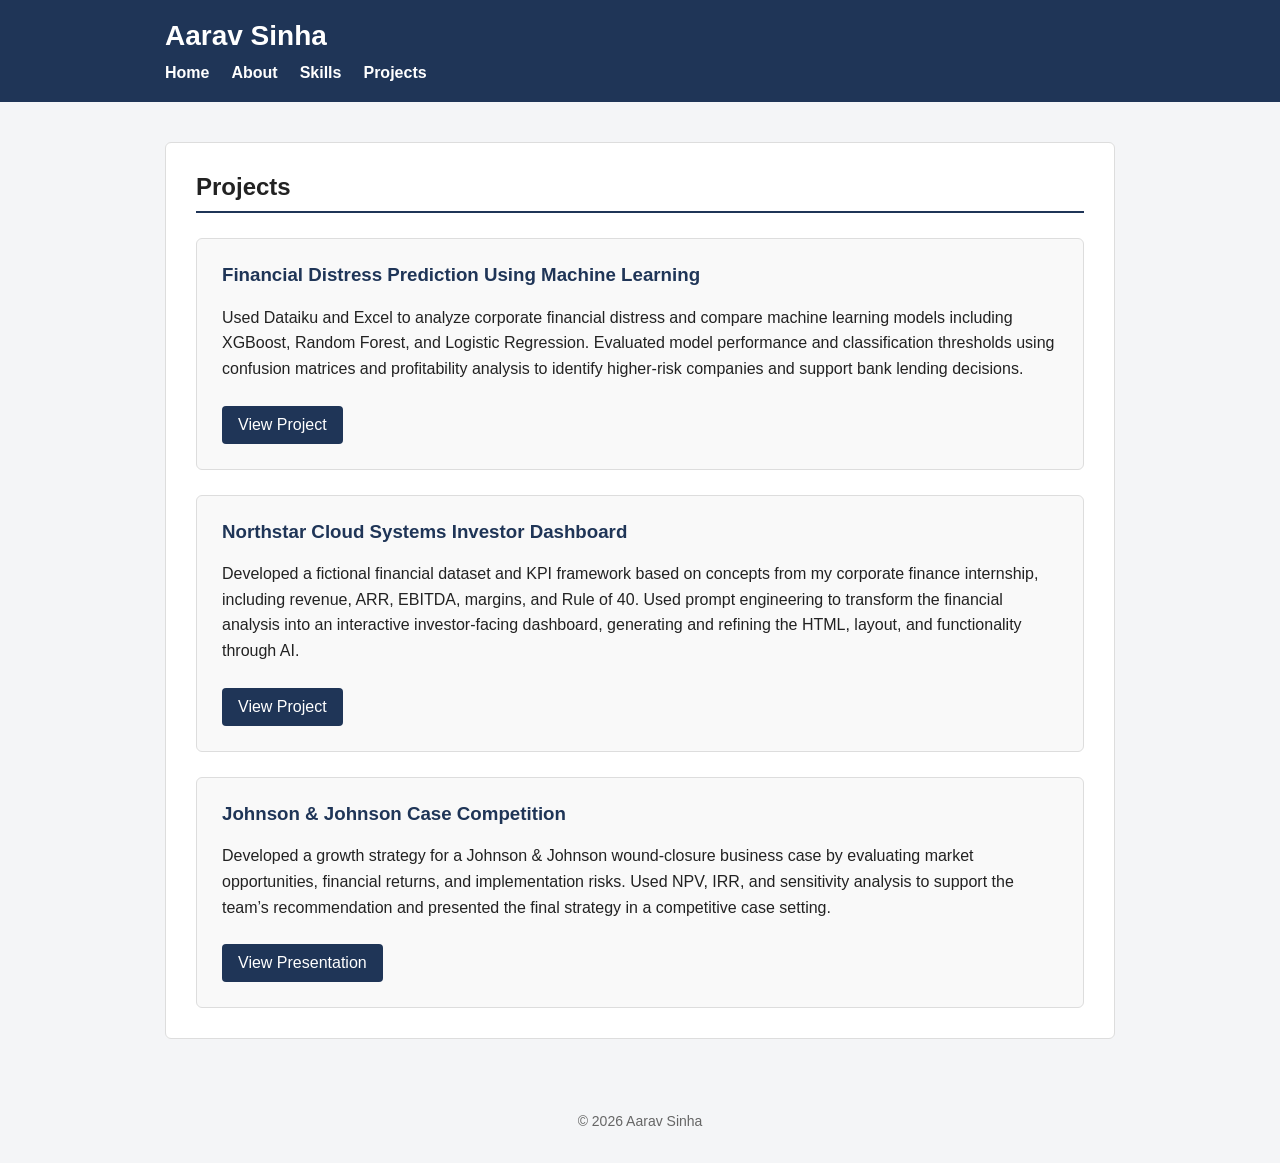
<file: projects.html>
<!DOCTYPE html>
<html lang="en">

<head>
    <meta charset="UTF-8">
    <meta name="viewport" content="width=device-width, initial-scale=1.0">
    <title>Projects | Aarav Sinha</title>
    <link rel="stylesheet" href="style.css">
</head>

<body>

    <header>
        <div class="header-container">
            <h1>Aarav Sinha</h1>

            <nav>
                <a href="index.html">Home</a>
                <a href="about.html">About</a>
                <a href="skills.html">Skills</a>
                <a href="projects.html">Projects</a>
            </nav>
        </div>
    </header>

    <main>
        <section class="content-section">
            <h2>Projects</h2>

            <div class="project-card">
                <h3>Financial Distress Prediction Using Machine Learning</h3>

                <p>
                    Used Dataiku and Excel to analyze corporate financial distress and
                    compare machine learning models including XGBoost, Random Forest,
                    and Logistic Regression. Evaluated model performance and
                    classification thresholds using confusion matrices and profitability
                    analysis to identify higher-risk companies and support bank lending
                    decisions.
                </p>

                <a class="button" href="Financial-Distress-2026Spring.xlsx">
                    View Project
                </a>
            </div>

            <div class="project-card">
                <h3>Northstar Cloud Systems Investor Dashboard</h3>

                <p>
                    Developed a fictional financial dataset and KPI framework based on
                    concepts from my corporate finance internship, including revenue,
                    ARR, EBITDA, margins, and Rule of 40. Used prompt engineering to
                    transform the financial analysis into an interactive investor-facing
                    dashboard, generating and refining the HTML, layout, and functionality
                    through AI.
                </p>

                <a class="button" href="Northstar_Investor_Financial_Dashboard.html">
                    View Project
                </a>
            </div>

            <div class="project-card">
                <h3>Johnson & Johnson Case Competition</h3>

                <p>
                    Developed a growth strategy for a Johnson & Johnson wound-closure
                    business case by evaluating market opportunities, financial returns,
                    and implementation risks. Used NPV, IRR, and sensitivity analysis to
                    support the team’s recommendation and presented the final strategy
                    in a competitive case setting.
                </p>

                <a class="button" href="Team9CaseCompetition.pdf">
                    View Presentation
                </a>
            </div>

        </section>
    </main>

    <footer>
        <p>© 2026 Aarav Sinha</p>
    </footer>

</body>

</html>
</file>
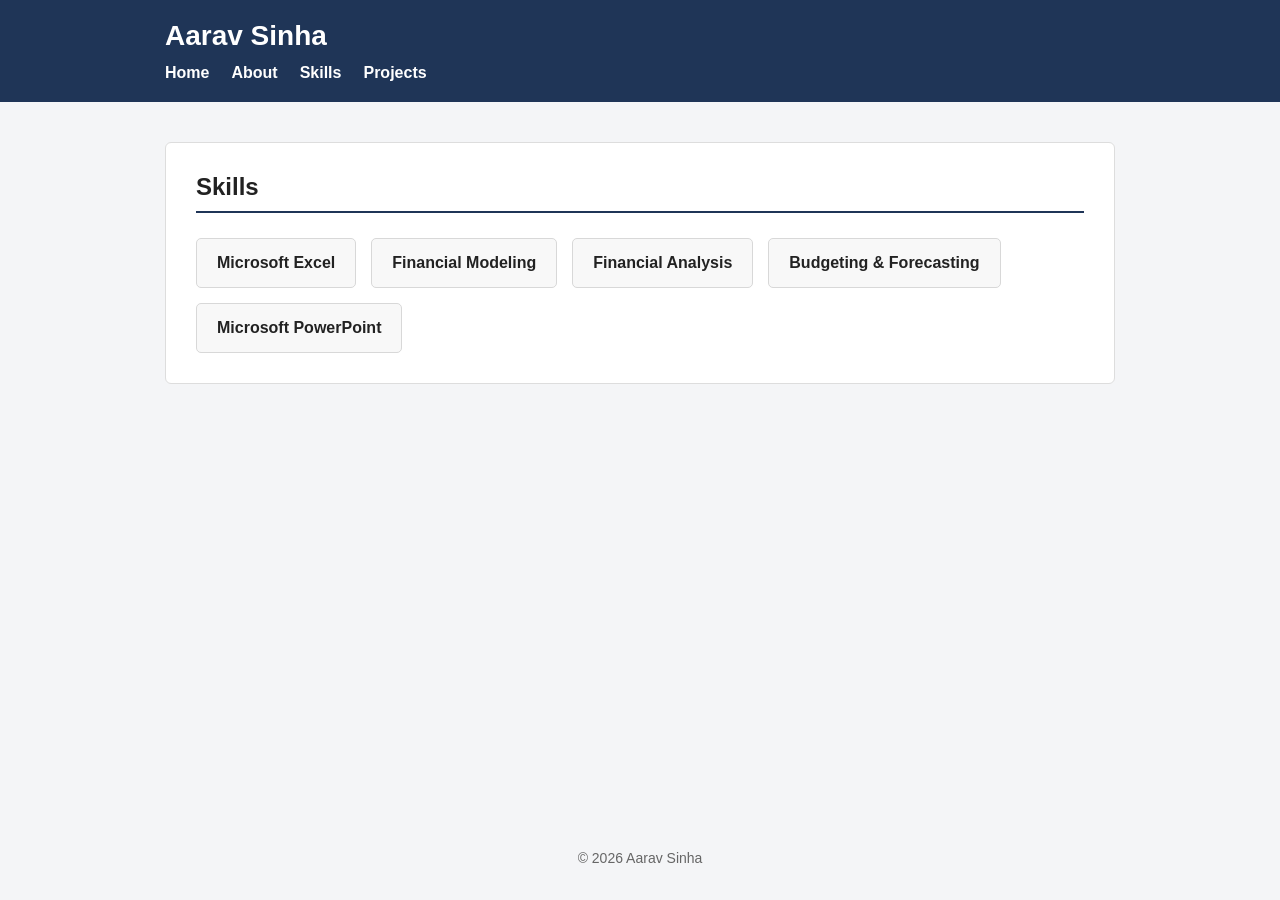
<file: skills.html>
<!DOCTYPE html>
<html lang="en">

<head>
    <meta charset="UTF-8">
    <meta name="viewport" content="width=device-width, initial-scale=1.0">
    <title>Skills | Aarav Sinha</title>
    <link rel="stylesheet" href="style.css">
</head>

<body>

    <header>
        <div class="header-container">
            <h1>Aarav Sinha</h1>

            <nav>
                <a href="index.html">Home</a>
                <a href="about.html">About</a>
                <a href="skills.html">Skills</a>
                <a href="projects.html">Projects</a>
            </nav>
        </div>
    </header>

    <main>
        <section class="content-section">
            <h2>Skills</h2>

            <div class="skills-list">
                <div class="skill-card">Microsoft Excel</div>
                <div class="skill-card">Financial Modeling</div>
                <div class="skill-card">Financial Analysis</div>
                <div class="skill-card">Budgeting & Forecasting</div>
                <div class="skill-card">Microsoft PowerPoint</div>
            </div>
        </section>
    </main>

    <footer>
        <p>© 2026 Aarav Sinha</p>
    </footer>

</body>

</html>
</file>
<file: style.css>
/* General page styling */

* {
    box-sizing: border-box;
}

body {
    margin: 0;
    font-family: Arial, Helvetica, sans-serif;
    background-color: #f4f5f7;
    color: #222222;
    min-height: 100vh;
    display: flex;
    flex-direction: column;
}


/* Header */

header {
    background-color: #1f3557;
    color: white;
    padding: 20px 0;
}

.header-container {
    max-width: 1000px;
    margin: 0 auto;
    padding: 0 25px;
}

header h1 {
    margin: 0 0 12px 0;
    font-size: 28px;
}


/* Navigation */

nav {
    display: flex;
    gap: 22px;
    flex-wrap: wrap;
}

nav a {
    color: white;
    text-decoration: none;
    font-weight: bold;
}

nav a:hover {
    text-decoration: underline;
}


/* Main content */

main {
    width: 100%;
    max-width: 1000px;
    margin: 0 auto;
    padding: 40px 25px;
    flex: 1;
}

.content-section {
    background-color: white;
    padding: 30px;
    border: 1px solid #dddddd;
    border-radius: 6px;
}

.content-section h2 {
    margin-top: 0;
    padding-bottom: 10px;
    border-bottom: 2px solid #1f3557;
}

.content-section p {
    line-height: 1.6;
}


/* Home page */

.home-page {
    display: flex;
    align-items: center;
    justify-content: center;
    min-height: 500px;
}

.home-intro {
    text-align: center;
    max-width: 700px;
}

.home-intro h2 {
    font-size: 32px;
    margin-bottom: 20px;
}

.home-intro p {
    font-size: 17px;
    line-height: 1.7;
    margin-bottom: 30px;
}


/* Skills */

.skills-list {
    display: flex;
    flex-wrap: wrap;
    gap: 15px;
    margin-top: 25px;
}

.skill-card {
    background-color: #f8f8f8;
    border: 1px solid #d8d8d8;
    padding: 15px 20px;
    border-radius: 5px;
    font-weight: bold;
}


/* Project cards */

.project-card {
    background-color: #f9f9f9;
    border: 1px solid #dddddd;
    border-radius: 6px;
    padding: 25px;
    margin-top: 25px;
}

.project-card h3 {
    margin-top: 0;
    color: #1f3557;
}

.project-card p {
    line-height: 1.6;
}


/* Buttons */

.button {
    display: inline-block;
    background-color: #1f3557;
    color: white;
    text-decoration: none;
    padding: 10px 16px;
    border-radius: 4px;
    margin-top: 8px;
}

.button:hover {
    background-color: #2d4d7c;
}


/* Footer */

footer {
    text-align: center;
    padding: 20px;
    color: #666666;
    font-size: 14px;
}


/* Mobile formatting */

@media (max-width: 600px) {

    header h1 {
        font-size: 24px;
    }

    nav {
        gap: 14px;
    }

    main {
        padding: 25px 15px;
    }

    .content-section {
        padding: 20px;
    }

    .home-intro h2 {
        font-size: 26px;
    }

    .skills-list {
        flex-direction: column;
    }

    .skill-card {
        width: 100%;
    }
}

/* Profile Picture */

.profile-picture {
    width: 220px;
    height: 220px;
    object-fit: cover;
    border-radius: 50%;
    margin: 20px 0;
    border: 3px solid #1f3557;
}
</file>
